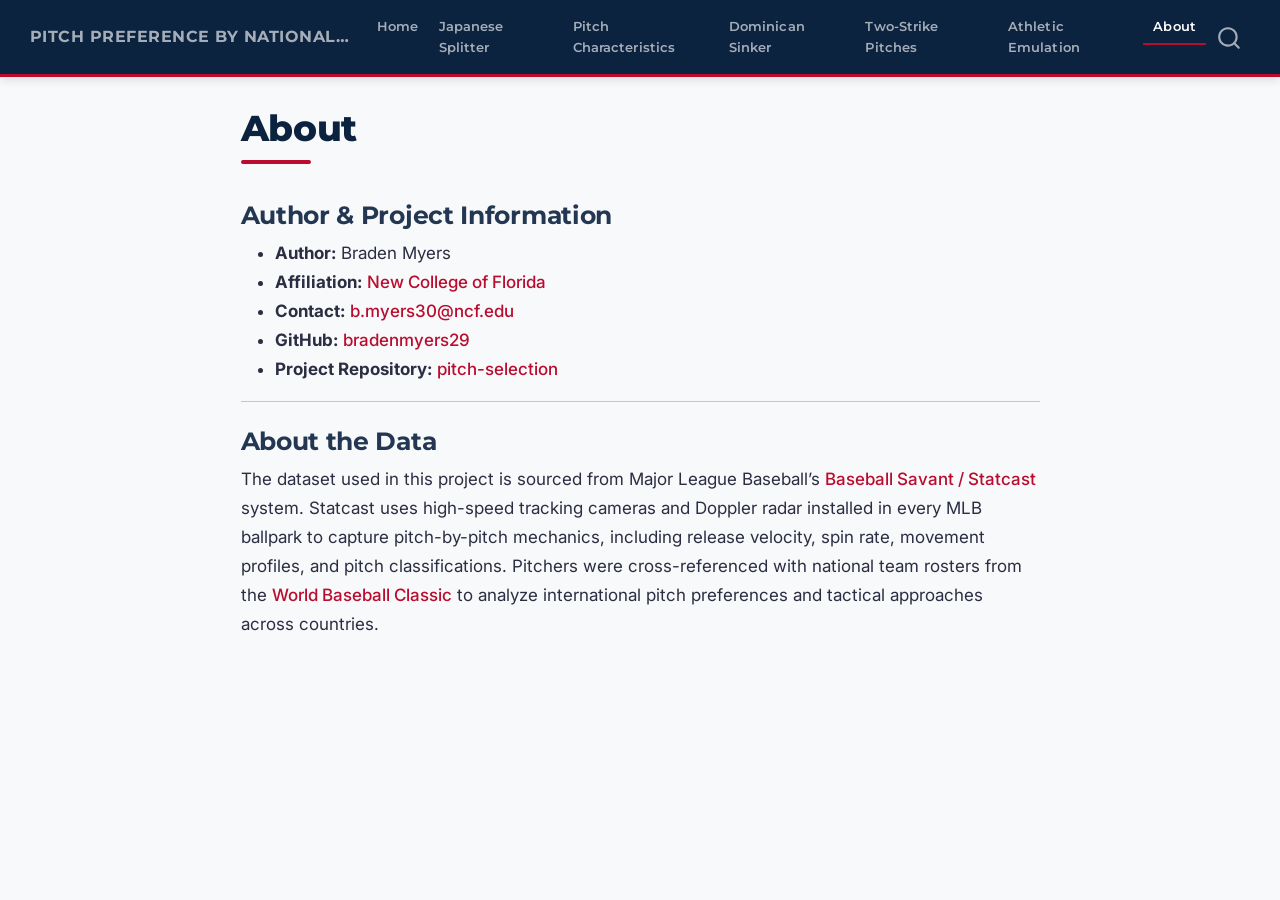
<file: about.html>
<!DOCTYPE html>
<html xmlns="http://www.w3.org/1999/xhtml" lang="en" xml:lang="en"><head>

<meta charset="utf-8">
<meta name="generator" content="quarto-1.10.18">

<meta name="viewport" content="width=device-width, initial-scale=1.0, user-scalable=yes">


<title>About – Pitch Preference by Nationality</title>
<style>
/* Default styles provided by pandoc.
** See https://pandoc.org/MANUAL.html#variables-for-html for config info.
*/
span.smallcaps{font-variant: small-caps;}
div.columns{display: flex; gap: 1.5em;}
div.column{flex: auto;}
@media screen {
div.columns{gap: min(4vw, 1.5em);}
div.column{overflow-x: auto;}
}
div.hanging-indent{margin-left: 1.5em; text-indent: -1.5em;}
ul.task-list{list-style: none;}
ul.task-list li input[type="checkbox"] {
  width: 0.8em;
  margin: 0 0.8em 0.2em -1em; /* quarto-specific, see https://github.com/quarto-dev/quarto-cli/issues/4556 */ 
  vertical-align: middle;
}
</style>


<script src="site_libs/quarto-nav/quarto-nav.js"></script>
<script src="site_libs/quarto-nav/headroom.min.js"></script>
<script src="site_libs/clipboard/clipboard.min.js"></script>
<script src="site_libs/quarto-search/autocomplete.umd.js"></script>
<script src="site_libs/quarto-search/fuse.min.js"></script>
<script src="site_libs/quarto-search/quarto-search.js"></script>
<meta name="quarto:offset" content="./">
<script src="site_libs/quarto-html/quarto.js" type="module"></script>
<script src="site_libs/quarto-html/tabsets/tabsets.js" type="module"></script>
<script src="site_libs/quarto-html/popper.min.js"></script>
<script src="site_libs/quarto-html/tippy.umd.min.js"></script>
<script src="site_libs/quarto-html/anchor.min.js"></script>
<link href="site_libs/quarto-html/tippy.css" rel="stylesheet">
<link href="site_libs/quarto-html/quarto-syntax-highlighting-64a204ab8560d761af7679ceaba22944.css" rel="stylesheet" id="quarto-text-highlighting-styles">
<script src="site_libs/bootstrap/bootstrap.min.js"></script>
<link href="site_libs/bootstrap/bootstrap-icons.css" rel="stylesheet">
<link href="site_libs/bootstrap/bootstrap-33781a50e63abba22ff83c0fe3b6e2da.min.css" rel="stylesheet" append-hash="true" id="quarto-bootstrap" data-mode="light">
<script id="quarto-search-options" type="application/json">{
  "location": "navbar",
  "copy-button": false,
  "collapse-after": 3,
  "panel-placement": "end",
  "type": "overlay",
  "limit": 50,
  "keyboard-shortcut": [
    "f",
    "/",
    "s"
  ],
  "show-item-context": false,
  "language": {
    "search-no-results-text": "No results",
    "search-matching-documents-text": "matching documents",
    "search-copy-link-title": "Copy link to search",
    "search-hide-matches-text": "Hide additional matches",
    "search-more-match-text": "more match in this document",
    "search-more-matches-text": "more matches in this document",
    "search-clear-button-title": "Clear",
    "search-text-placeholder": "",
    "search-detached-cancel-button-title": "Cancel",
    "search-submit-button-title": "Submit",
    "search-label": "Search"
  }
}</script>


<link rel="stylesheet" href="styles.css">
</head>

<body class="nav-fixed fullcontent quarto-light">

<div id="quarto-search-results"></div>
  <header id="quarto-header" class="headroom fixed-top">
    <nav class="navbar navbar-expand-lg " data-bs-theme="dark">
      <div class="navbar-container container-fluid">
      <div class="navbar-brand-container mx-auto">
    <a class="navbar-brand" href="./index.html">
    <span class="navbar-title">Pitch Preference by Nationality</span>
    </a>
  </div>
            <div id="quarto-search" class="" title="Search"></div>
          <button class="navbar-toggler" type="button" data-bs-toggle="collapse" data-bs-target="#navbarCollapse" aria-controls="navbarCollapse" role="menu" aria-expanded="false" aria-label="Toggle navigation" onclick="if (window.quartoToggleHeadroom) { window.quartoToggleHeadroom(); }">
  <span class="navbar-toggler-icon"></span>
</button>
          <div class="collapse navbar-collapse" id="navbarCollapse">
            <ul class="navbar-nav navbar-nav-scroll ms-auto">
  <li class="nav-item">
    <a class="nav-link" href="./index.html"> 
<span class="menu-text">Home</span></a>
  </li>  
  <li class="nav-item">
    <a class="nav-link" href="./splitter.html"> 
<span class="menu-text">Japanese Splitter</span></a>
  </li>  
  <li class="nav-item">
    <a class="nav-link" href="./characteristics.html"> 
<span class="menu-text">Pitch Characteristics</span></a>
  </li>  
  <li class="nav-item">
    <a class="nav-link" href="./sinker.html"> 
<span class="menu-text">Dominican Sinker</span></a>
  </li>  
  <li class="nav-item">
    <a class="nav-link" href="./two-strike.html"> 
<span class="menu-text">Two-Strike Pitches</span></a>
  </li>  
  <li class="nav-item">
    <a class="nav-link" href="./emulation.html"> 
<span class="menu-text">Athletic Emulation</span></a>
  </li>  
  <li class="nav-item">
    <a class="nav-link active" href="./about.html" aria-current="page"> 
<span class="menu-text">About</span></a>
  </li>  
</ul>
          </div> <!-- /navcollapse -->
            <div class="quarto-navbar-tools">
</div>
      </div> <!-- /container-fluid -->
    </nav>
</header>
<!-- content -->
<div id="quarto-content" class="quarto-container page-columns page-rows-contents page-layout-article page-navbar">
<!-- sidebar -->
<!-- margin-sidebar -->
    
<!-- main -->
<main class="content" id="quarto-document-content">

<header id="title-block-header" class="quarto-title-block default">
<div class="quarto-title">
<h1 class="title">About</h1>
</div>



<div class="quarto-title-meta">

    
  
    
  </div>
  


</header>


<section id="author-project-information" class="level3">
<h3 class="anchored" data-anchor-id="author-project-information">Author &amp; Project Information</h3>
<ul>
<li><strong>Author:</strong> Braden Myers</li>
<li><strong>Affiliation:</strong> <a href="https://www.ncf.edu">New College of Florida</a></li>
<li><strong>Contact:</strong> <a href="mailto:b.myers30@ncf.edu">b.myers30@ncf.edu</a></li>
<li><strong>GitHub:</strong> <a href="https://github.com/bradenmyers29">bradenmyers29</a></li>
<li><strong>Project Repository:</strong> <a href="https://github.com/bradenmyers29/pitch-selection">pitch-selection</a></li>
</ul>
<hr>
</section>
<section id="about-the-data" class="level3">
<h3 class="anchored" data-anchor-id="about-the-data">About the Data</h3>
<p>The dataset used in this project is sourced from Major League Baseball’s <a href="https://baseballsavant.mlb.com/">Baseball Savant / Statcast</a> system. Statcast uses high-speed tracking cameras and Doppler radar installed in every MLB ballpark to capture pitch-by-pitch mechanics, including release velocity, spin rate, movement profiles, and pitch classifications. Pitchers were cross-referenced with national team rosters from the <a href="https://www.worldbaseballclassic.com/">World Baseball Classic</a> to analyze international pitch preferences and tactical approaches across countries.</p>


</section>

</main> <!-- /main -->
<script id="quarto-html-after-body" type="application/javascript">
  window.document.addEventListener("DOMContentLoaded", function (event) {
    const icon = "";
    const anchorJS = new window.AnchorJS();
    anchorJS.options = {
      placement: 'right',
      icon: icon
    };
    anchorJS.add('.anchored');
    const isCodeAnnotation = (el) => {
      for (const clz of el.classList) {
        if (clz.startsWith('code-annotation-')) {                     
          return true;
        }
      }
      return false;
    }
    const onCopySuccess = function(e) {
      // button target
      const button = e.trigger;
      // don't keep focus
      button.blur();
      // flash "checked"
      button.classList.add('code-copy-button-checked');
      var currentTitle = button.getAttribute("title");
      button.setAttribute("title", "Copied!");
      let tooltip;
      if (window.bootstrap) {
        button.setAttribute("data-bs-toggle", "tooltip");
        button.setAttribute("data-bs-placement", "left");
        button.setAttribute("data-bs-title", "Copied!");
        tooltip = new bootstrap.Tooltip(button, 
          { trigger: "manual", 
            customClass: "code-copy-button-tooltip",
            offset: [0, -8]});
        tooltip.show();    
      }
      setTimeout(function() {
        if (tooltip) {
          tooltip.hide();
          button.removeAttribute("data-bs-title");
          button.removeAttribute("data-bs-toggle");
          button.removeAttribute("data-bs-placement");
        }
        button.setAttribute("title", currentTitle);
        button.classList.remove('code-copy-button-checked');
      }, 1000);
      // clear code selection
      e.clearSelection();
    }
    const getTextToCopy = function(trigger) {
      const outerScaffold = trigger.parentElement.cloneNode(true);
      const codeEl = outerScaffold.querySelector('code');
      for (const childEl of codeEl.children) {
        if (isCodeAnnotation(childEl)) {
          childEl.remove();
        }
      }
      return codeEl.innerText;
    }
    const clipboard = new window.ClipboardJS('.code-copy-button:not([data-in-quarto-modal])', {
      text: getTextToCopy
    });
    clipboard.on('success', onCopySuccess);
    if (window.document.getElementById('quarto-embedded-source-code-modal')) {
      const clipboardModal = new window.ClipboardJS('.code-copy-button[data-in-quarto-modal]', {
        text: getTextToCopy,
        container: window.document.getElementById('quarto-embedded-source-code-modal')
      });
      clipboardModal.on('success', onCopySuccess);
    }
      var localhostRegex = new RegExp(/^(?:http|https):\/\/localhost\:?[0-9]*\//);
      var mailtoRegex = new RegExp(/^mailto:/);
        var filterRegex = new RegExp("https:\/\/bradenmyers29\.github\.io\/pitch-selection\/");
      var isInternal = (href) => {
          return filterRegex.test(href) || localhostRegex.test(href) || mailtoRegex.test(href);
      }
      // Inspect non-navigation links and adorn them if external
     var links = window.document.querySelectorAll('a[href]:not(.nav-link):not(.navbar-brand):not(.toc-action):not(.sidebar-link):not(.sidebar-item-toggle):not(.pagination-link):not(.no-external):not([aria-hidden]):not(.dropdown-item):not(.quarto-navigation-tool):not(.about-link)');
      for (var i=0; i<links.length; i++) {
        const link = links[i];
        if (!isInternal(link.href)) {
          // undo the damage that might have been done by quarto-nav.js in the case of
          // links that we want to consider external
          if (link.dataset.originalHref !== undefined) {
            link.href = link.dataset.originalHref;
          }
        }
      }
    function tippyHover(el, contentFn, onTriggerFn, onUntriggerFn) {
      const config = {
        allowHTML: true,
        maxWidth: 500,
        delay: 100,
        arrow: false,
        appendTo: function(el) {
            return el.parentElement;
        },
        interactive: true,
        interactiveBorder: 10,
        theme: 'quarto',
        placement: 'bottom-start',
      };
      if (contentFn) {
        config.content = contentFn;
      }
      if (onTriggerFn) {
        config.onTrigger = onTriggerFn;
      }
      if (onUntriggerFn) {
        config.onUntrigger = onUntriggerFn;
      }
      window.tippy(el, config); 
    }
    const noterefs = window.document.querySelectorAll('a[role="doc-noteref"]');
    for (var i=0; i<noterefs.length; i++) {
      const ref = noterefs[i];
      tippyHover(ref, function() {
        // use id or data attribute instead here
        let href = ref.getAttribute('data-footnote-href') || ref.getAttribute('href');
        try { href = new URL(href).hash; } catch {}
        const id = href.replace(/^#\/?/, "");
        const note = window.document.getElementById(id);
        if (note) {
          return note.innerHTML;
        } else {
          return "";
        }
      });
    }
    const xrefs = window.document.querySelectorAll('a.quarto-xref');
    const processXRef = (id, note) => {
      // Strip column container classes
      const stripColumnClz = (el) => {
        el.classList.remove("page-full", "page-columns");
        if (el.children) {
          for (const child of el.children) {
            stripColumnClz(child);
          }
        }
      }
      stripColumnClz(note)
      if (id === null || id.startsWith('sec-')) {
        // Special case sections, only their first couple elements
        const container = document.createElement("div");
        if (note.children && note.children.length > 2) {
          container.appendChild(note.children[0].cloneNode(true));
          for (let i = 1; i < note.children.length; i++) {
            const child = note.children[i];
            if (child.tagName === "P" && child.innerText === "") {
              continue;
            } else {
              container.appendChild(child.cloneNode(true));
              break;
            }
          }
          if (window.Quarto?.typesetMath) {
            window.Quarto.typesetMath(container);
          }
          return container.innerHTML
        } else {
          if (window.Quarto?.typesetMath) {
            window.Quarto.typesetMath(note);
          }
          return note.innerHTML;
        }
      } else {
        // Remove any anchor links if they are present
        const anchorLink = note.querySelector('a.anchorjs-link');
        if (anchorLink) {
          anchorLink.remove();
        }
        if (window.Quarto?.typesetMath) {
          window.Quarto.typesetMath(note);
        }
        if (note.classList.contains("callout")) {
          return note.outerHTML;
        } else {
          return note.innerHTML;
        }
      }
    }
    for (var i=0; i<xrefs.length; i++) {
      const xref = xrefs[i];
      tippyHover(xref, undefined, function(instance) {
        instance.disable();
        let url = xref.getAttribute('href');
        let hash = undefined; 
        if (url.startsWith('#')) {
          hash = url;
        } else {
          try { hash = new URL(url).hash; } catch {}
        }
        if (hash) {
          const id = hash.replace(/^#\/?/, "");
          const note = window.document.getElementById(id);
          if (note !== null) {
            try {
              const html = processXRef(id, note.cloneNode(true));
              instance.setContent(html);
            } finally {
              instance.enable();
              instance.show();
            }
          } else {
            // See if we can fetch this
            fetch(url.split('#')[0])
            .then(res => res.text())
            .then(html => {
              const parser = new DOMParser();
              const htmlDoc = parser.parseFromString(html, "text/html");
              const note = htmlDoc.getElementById(id);
              if (note !== null) {
                const html = processXRef(id, note);
                instance.setContent(html);
              } 
            }).finally(() => {
              instance.enable();
              instance.show();
            });
          }
        } else {
          // See if we can fetch a full url (with no hash to target)
          // This is a special case and we should probably do some content thinning / targeting
          fetch(url)
          .then(res => res.text())
          .then(html => {
            const parser = new DOMParser();
            const htmlDoc = parser.parseFromString(html, "text/html");
            const note = htmlDoc.querySelector('main.content');
            if (note !== null) {
              // This should only happen for chapter cross references
              // (since there is no id in the URL)
              // remove the first header
              if (note.children.length > 0 && note.children[0].tagName === "HEADER") {
                note.children[0].remove();
              }
              const html = processXRef(null, note);
              instance.setContent(html);
            } 
          }).finally(() => {
            instance.enable();
            instance.show();
          });
        }
      }, function(instance) {
      });
    }
        let selectedAnnoteEl;
        const selectorForAnnotation = ( cell, annotation) => {
          let cellAttr = 'data-code-cell="' + cell + '"';
          let lineAttr = 'data-code-annotation="' +  annotation + '"';
          const selector = 'span[' + cellAttr + '][' + lineAttr + ']';
          return selector;
        }
        const selectCodeLines = (annoteEl) => {
          const doc = window.document;
          const targetCell = annoteEl.getAttribute("data-target-cell");
          const targetAnnotation = annoteEl.getAttribute("data-target-annotation");
          const annoteSpan = window.document.querySelector(selectorForAnnotation(targetCell, targetAnnotation));
          const lines = annoteSpan.getAttribute("data-code-lines").split(",");
          const lineIds = lines.map((line) => {
            return targetCell + "-" + line;
          })
          let top = null;
          let height = null;
          let parent = null;
          if (lineIds.length > 0) {
              //compute the position of the single el (top and bottom and make a div)
              const el = window.document.getElementById(lineIds[0]);
              top = el.offsetTop;
              height = el.offsetHeight;
              parent = el.parentElement.parentElement;
            if (lineIds.length > 1) {
              const lastEl = window.document.getElementById(lineIds[lineIds.length - 1]);
              const bottom = lastEl.offsetTop + lastEl.offsetHeight;
              height = bottom - top;
            }
            if (top !== null && height !== null && parent !== null) {
              // cook up a div (if necessary) and position it 
              let div = window.document.getElementById("code-annotation-line-highlight");
              if (div === null) {
                div = window.document.createElement("div");
                div.setAttribute("id", "code-annotation-line-highlight");
                div.style.position = 'absolute';
                parent.appendChild(div);
              }
              div.style.top = top - 2 + "px";
              div.style.height = height + 4 + "px";
              div.style.left = 0;
              let gutterDiv = window.document.getElementById("code-annotation-line-highlight-gutter");
              if (gutterDiv === null) {
                gutterDiv = window.document.createElement("div");
                gutterDiv.setAttribute("id", "code-annotation-line-highlight-gutter");
                gutterDiv.style.position = 'absolute';
                const codeCell = window.document.getElementById(targetCell);
                const gutter = codeCell.querySelector('.code-annotation-gutter');
                gutter.appendChild(gutterDiv);
              }
              gutterDiv.style.top = top - 2 + "px";
              gutterDiv.style.height = height + 4 + "px";
            }
            selectedAnnoteEl = annoteEl;
          }
        };
        const unselectCodeLines = () => {
          const elementsIds = ["code-annotation-line-highlight", "code-annotation-line-highlight-gutter"];
          elementsIds.forEach((elId) => {
            const div = window.document.getElementById(elId);
            if (div) {
              div.remove();
            }
          });
          selectedAnnoteEl = undefined;
        };
          // Handle positioning of the toggle
      window.addEventListener(
        "resize",
        throttle(() => {
          elRect = undefined;
          if (selectedAnnoteEl) {
            selectCodeLines(selectedAnnoteEl);
          }
        }, 10)
      );
      function throttle(fn, ms) {
      let throttle = false;
      let timer;
        return (...args) => {
          if(!throttle) { // first call gets through
              fn.apply(this, args);
              throttle = true;
          } else { // all the others get throttled
              if(timer) clearTimeout(timer); // cancel #2
              timer = setTimeout(() => {
                fn.apply(this, args);
                timer = throttle = false;
              }, ms);
          }
        };
      }
        // Attach click handler to the DT
        const annoteDls = window.document.querySelectorAll('dt[data-target-cell]');
        for (const annoteDlNode of annoteDls) {
          annoteDlNode.addEventListener('click', (event) => {
            const clickedEl = event.target;
            if (clickedEl !== selectedAnnoteEl) {
              unselectCodeLines();
              const activeEl = window.document.querySelector('dt[data-target-cell].code-annotation-active');
              if (activeEl) {
                activeEl.classList.remove('code-annotation-active');
              }
              selectCodeLines(clickedEl);
              clickedEl.classList.add('code-annotation-active');
            } else {
              // Unselect the line
              unselectCodeLines();
              clickedEl.classList.remove('code-annotation-active');
            }
          });
        }
    const findCites = (el) => {
      const parentEl = el.parentElement;
      if (parentEl) {
        const cites = parentEl.dataset.cites;
        if (cites) {
          return {
            el,
            cites: cites.split(' ')
          };
        } else {
          return findCites(el.parentElement)
        }
      } else {
        return undefined;
      }
    };
    var bibliorefs = window.document.querySelectorAll('a[role="doc-biblioref"]');
    for (var i=0; i<bibliorefs.length; i++) {
      const ref = bibliorefs[i];
      const citeInfo = findCites(ref);
      if (citeInfo) {
        tippyHover(citeInfo.el, function() {
          var popup = window.document.createElement('div');
          citeInfo.cites.forEach(function(cite) {
            var citeDiv = window.document.createElement('div');
            citeDiv.classList.add('hanging-indent');
            citeDiv.classList.add('csl-entry');
            var biblioDiv = window.document.getElementById('ref-' + cite);
            if (biblioDiv) {
              citeDiv.innerHTML = biblioDiv.innerHTML;
            }
            popup.appendChild(citeDiv);
          });
          return popup.innerHTML;
        });
      }
    }
  });
  </script>
</div> <!-- /content -->




</body></html>
</file>
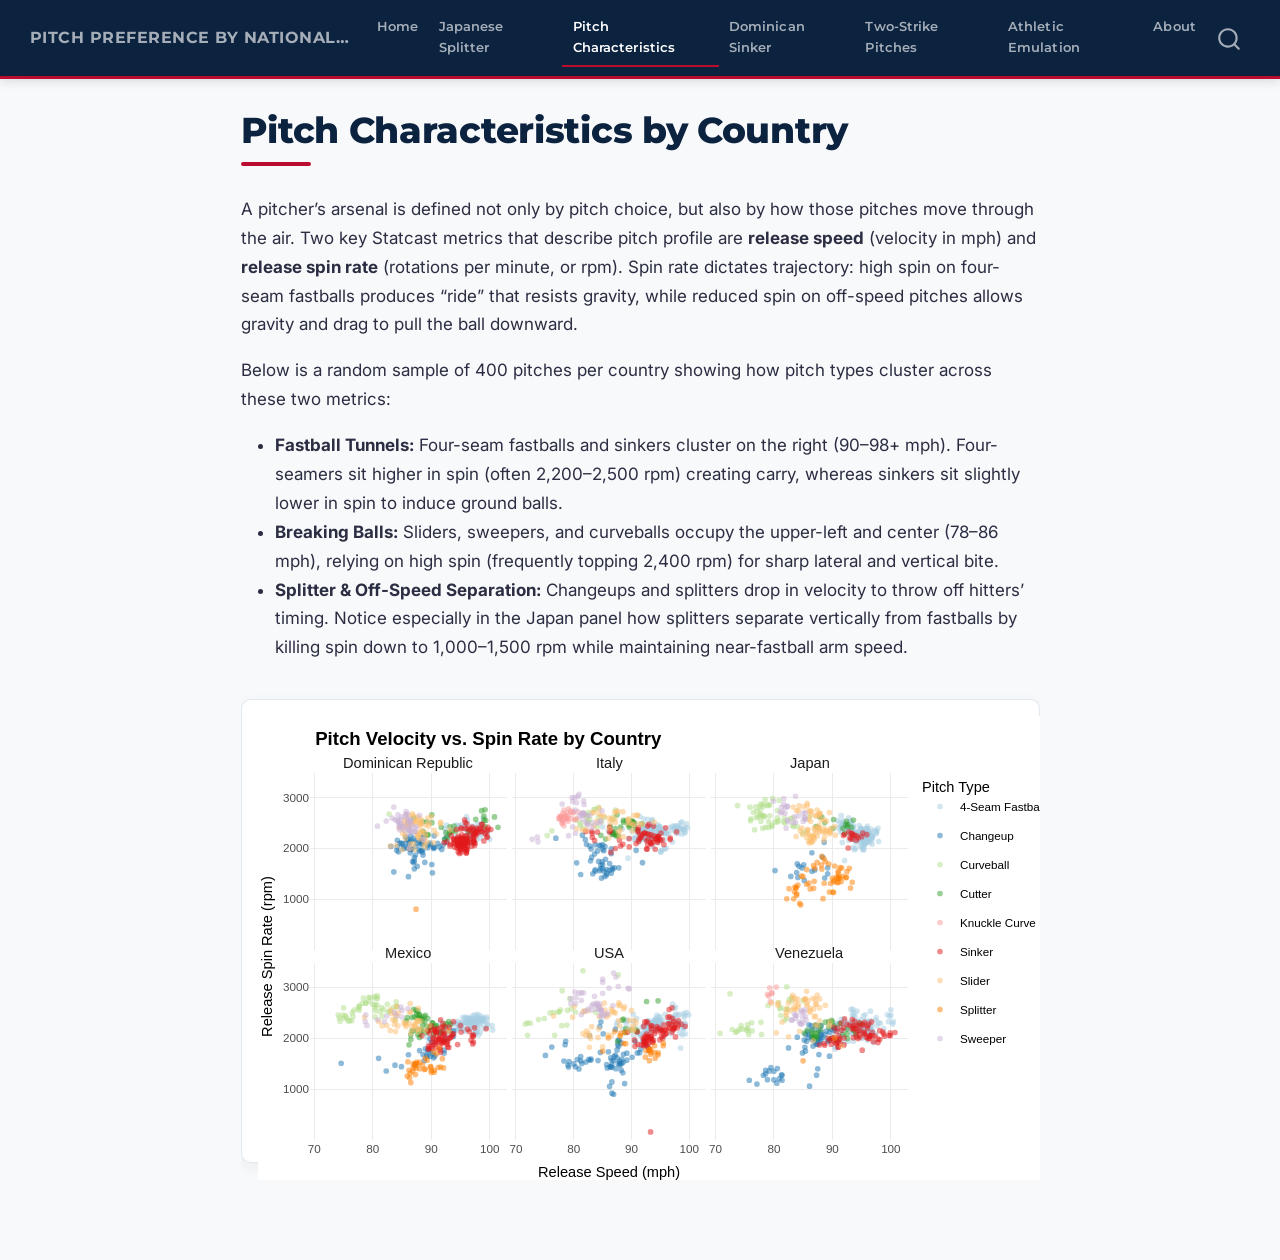
<file: characteristics.html>
<!DOCTYPE html>
<html xmlns="http://www.w3.org/1999/xhtml" lang="en" xml:lang="en"><head>

<meta charset="utf-8">
<meta name="generator" content="quarto-1.10.18">

<meta name="viewport" content="width=device-width, initial-scale=1.0, user-scalable=yes">


<title>Pitch Characteristics by Country – Pitch Preference by Nationality</title>
<style>
/* Default styles provided by pandoc.
** See https://pandoc.org/MANUAL.html#variables-for-html for config info.
*/
span.smallcaps{font-variant: small-caps;}
div.columns{display: flex; gap: 1.5em;}
div.column{flex: auto;}
@media screen {
div.columns{gap: min(4vw, 1.5em);}
div.column{overflow-x: auto;}
}
div.hanging-indent{margin-left: 1.5em; text-indent: -1.5em;}
ul.task-list{list-style: none;}
ul.task-list li input[type="checkbox"] {
  width: 0.8em;
  margin: 0 0.8em 0.2em -1em; /* quarto-specific, see https://github.com/quarto-dev/quarto-cli/issues/4556 */ 
  vertical-align: middle;
}
</style>


<script src="site_libs/quarto-nav/quarto-nav.js"></script>
<script src="site_libs/quarto-nav/headroom.min.js"></script>
<script src="site_libs/clipboard/clipboard.min.js"></script>
<script src="site_libs/quarto-search/autocomplete.umd.js"></script>
<script src="site_libs/quarto-search/fuse.min.js"></script>
<script src="site_libs/quarto-search/quarto-search.js"></script>
<meta name="quarto:offset" content="./">
<script src="site_libs/quarto-html/quarto.js" type="module"></script>
<script src="site_libs/quarto-html/tabsets/tabsets.js" type="module"></script>
<script src="site_libs/quarto-html/popper.min.js"></script>
<script src="site_libs/quarto-html/tippy.umd.min.js"></script>
<script src="site_libs/quarto-html/anchor.min.js"></script>
<link href="site_libs/quarto-html/tippy.css" rel="stylesheet">
<link href="site_libs/quarto-html/quarto-syntax-highlighting-64a204ab8560d761af7679ceaba22944.css" rel="stylesheet" id="quarto-text-highlighting-styles">
<script src="site_libs/bootstrap/bootstrap.min.js"></script>
<link href="site_libs/bootstrap/bootstrap-icons.css" rel="stylesheet">
<link href="site_libs/bootstrap/bootstrap-33781a50e63abba22ff83c0fe3b6e2da.min.css" rel="stylesheet" append-hash="true" id="quarto-bootstrap" data-mode="light">
<script id="quarto-search-options" type="application/json">{
  "location": "navbar",
  "copy-button": false,
  "collapse-after": 3,
  "panel-placement": "end",
  "type": "overlay",
  "limit": 50,
  "keyboard-shortcut": [
    "f",
    "/",
    "s"
  ],
  "show-item-context": false,
  "language": {
    "search-no-results-text": "No results",
    "search-matching-documents-text": "matching documents",
    "search-copy-link-title": "Copy link to search",
    "search-hide-matches-text": "Hide additional matches",
    "search-more-match-text": "more match in this document",
    "search-more-matches-text": "more matches in this document",
    "search-clear-button-title": "Clear",
    "search-text-placeholder": "",
    "search-detached-cancel-button-title": "Cancel",
    "search-submit-button-title": "Submit",
    "search-label": "Search"
  }
}</script>
<link href="site_libs/htmltools-fill-0.5.9/fill.css" rel="stylesheet">
<script src="site_libs/htmlwidgets-1.6.4/htmlwidgets.js"></script>
<script src="site_libs/plotly-binding-4.12.1/plotly.js"></script>
<script src="site_libs/typedarray-0.1/typedarray.min.js"></script>
<script src="site_libs/jquery-3.5.1/jquery.min.js"></script>
<link href="site_libs/crosstalk-1.2.2/css/crosstalk.min.css" rel="stylesheet">
<script src="site_libs/crosstalk-1.2.2/js/crosstalk.min.js"></script>
<link href="site_libs/plotly-htmlwidgets-css-2.25.2/plotly-htmlwidgets.css" rel="stylesheet">
<script src="site_libs/plotly-main-2.25.2/plotly-latest.min.js"></script>


<link rel="stylesheet" href="styles.css">
</head>

<body class="nav-fixed fullcontent quarto-light">

<div id="quarto-search-results"></div>
  <header id="quarto-header" class="headroom fixed-top">
    <nav class="navbar navbar-expand-lg " data-bs-theme="dark">
      <div class="navbar-container container-fluid">
      <div class="navbar-brand-container mx-auto">
    <a class="navbar-brand" href="./index.html">
    <span class="navbar-title">Pitch Preference by Nationality</span>
    </a>
  </div>
            <div id="quarto-search" class="" title="Search"></div>
          <button class="navbar-toggler" type="button" data-bs-toggle="collapse" data-bs-target="#navbarCollapse" aria-controls="navbarCollapse" role="menu" aria-expanded="false" aria-label="Toggle navigation" onclick="if (window.quartoToggleHeadroom) { window.quartoToggleHeadroom(); }">
  <span class="navbar-toggler-icon"></span>
</button>
          <div class="collapse navbar-collapse" id="navbarCollapse">
            <ul class="navbar-nav navbar-nav-scroll ms-auto">
  <li class="nav-item">
    <a class="nav-link" href="./index.html"> 
<span class="menu-text">Home</span></a>
  </li>  
  <li class="nav-item">
    <a class="nav-link" href="./splitter.html"> 
<span class="menu-text">Japanese Splitter</span></a>
  </li>  
  <li class="nav-item">
    <a class="nav-link active" href="./characteristics.html" aria-current="page"> 
<span class="menu-text">Pitch Characteristics</span></a>
  </li>  
  <li class="nav-item">
    <a class="nav-link" href="./sinker.html"> 
<span class="menu-text">Dominican Sinker</span></a>
  </li>  
  <li class="nav-item">
    <a class="nav-link" href="./two-strike.html"> 
<span class="menu-text">Two-Strike Pitches</span></a>
  </li>  
  <li class="nav-item">
    <a class="nav-link" href="./emulation.html"> 
<span class="menu-text">Athletic Emulation</span></a>
  </li>  
  <li class="nav-item">
    <a class="nav-link" href="./about.html"> 
<span class="menu-text">About</span></a>
  </li>  
</ul>
          </div> <!-- /navcollapse -->
            <div class="quarto-navbar-tools">
</div>
      </div> <!-- /container-fluid -->
    </nav>
</header>
<!-- content -->
<div id="quarto-content" class="quarto-container page-columns page-rows-contents page-layout-article page-navbar">
<!-- sidebar -->
<!-- margin-sidebar -->
    
<!-- main -->
<main class="content" id="quarto-document-content">

<header id="title-block-header" class="quarto-title-block default">
<div class="quarto-title">
<h1 class="title">Pitch Characteristics by Country</h1>
</div>



<div class="quarto-title-meta">

    
  
    
  </div>
  


</header>


<p>A pitcher’s arsenal is defined not only by pitch choice, but also by how those pitches move through the air. Two key Statcast metrics that describe pitch profile are <strong>release speed</strong> (velocity in mph) and <strong>release spin rate</strong> (rotations per minute, or rpm). Spin rate dictates trajectory: high spin on four-seam fastballs produces “ride” that resists gravity, while reduced spin on off-speed pitches allows gravity and drag to pull the ball downward.</p>
<p>Below is a random sample of 400 pitches per country showing how pitch types cluster across these two metrics:</p>
<ul>
<li><strong>Fastball Tunnels:</strong> Four-seam fastballs and sinkers cluster on the right (90–98+ mph). Four-seamers sit higher in spin (often 2,200–2,500 rpm) creating carry, whereas sinkers sit slightly lower in spin to induce ground balls.</li>
<li><strong>Breaking Balls:</strong> Sliders, sweepers, and curveballs occupy the upper-left and center (78–86 mph), relying on high spin (frequently topping 2,400 rpm) for sharp lateral and vertical bite.</li>
<li><strong>Splitter &amp; Off-Speed Separation:</strong> Changeups and splitters drop in velocity to throw off hitters’ timing. Notice especially in the Japan panel how splitters separate vertically from fastballs by killing spin down to 1,000–1,500 rpm while maintaining near-fastball arm speed.</li>
</ul>
<div class="cell">
<div class="cell-output-display">
<div class="plotly html-widget html-fill-item" id="htmlwidget-d821cf40be13d2a81809" style="width:100%;height:464px;"></div>
<script type="application/json" data-for="htmlwidget-d821cf40be13d2a81809">{"x":{"data":[{"x":[98.299999999999997,98.200000000000003,98.299999999999997,97,94.299999999999997,97.200000000000003,95,98.799999999999997,97,96,97.200000000000003,94.5,96.400000000000006,98.599999999999994,96.799999999999997,95.099999999999994,92.599999999999994,98.599999999999994,96.200000000000003,95.5,97.099999999999994,95.200000000000003,93.5,97.599999999999994,97.099999999999994,97.700000000000003,96,94.299999999999997,92.599999999999994,96.099999999999994,95.700000000000003,96.200000000000003,100,95.700000000000003,95.900000000000006,96.5,97.5,97.299999999999997,95.900000000000006,94.400000000000006,94.700000000000003,95,92.299999999999997,97.099999999999994,98.400000000000006,94,96.099999999999994,98.799999999999997,98.900000000000006,99.599999999999994,98.5,98.099999999999994,96.799999999999997,96.200000000000003,96.400000000000006,96.299999999999997,95.799999999999997,96.700000000000003,97.900000000000006,99.400000000000006,96.299999999999997,99.5,94.400000000000006],"y":[2288,2356,2466,2438,2457,2110,2105,2283,2102,2624,2257,2070,2228,2489,2308,2077,2328,2459,2561,2194,2420,2463,2386,2392,2250,2174,2225,2094,2457,2499,2431,2133,2181,2413,2371,2238,2381,2111,2240,2208,2446,2426,2388,2297,2199,2233,2199,2355,2597,2263,2434,2319,2238,2339,2280,2194,2172,2180,2489,2339,2355,2305,2140],"text":["<b>Severino, Luis<\/b><br>Country: Dominican Republic<br>Pitch: 4-Seam Fastball<br>Velocity: 98.3 mph<br>Spin Rate: 2288 rpm","<b>Severino, Luis<\/b><br>Country: Dominican Republic<br>Pitch: 4-Seam Fastball<br>Velocity: 98.2 mph<br>Spin Rate: 2356 rpm","<b>Alvarado, Elvis<\/b><br>Country: Dominican Republic<br>Pitch: 4-Seam Fastball<br>Velocity: 98.3 mph<br>Spin Rate: 2466 rpm","<b>Severino, Luis<\/b><br>Country: Dominican Republic<br>Pitch: 4-Seam Fastball<br>Velocity: 97 mph<br>Spin Rate: 2438 rpm","<b>Uceta, Edwin<\/b><br>Country: Dominican Republic<br>Pitch: 4-Seam Fastball<br>Velocity: 94.3 mph<br>Spin Rate: 2457 rpm","<b>Estévez, Carlos<\/b><br>Country: Dominican Republic<br>Pitch: 4-Seam Fastball<br>Velocity: 97.2 mph<br>Spin Rate: 2110 rpm","<b>Peralta, Wandy<\/b><br>Country: Dominican Republic<br>Pitch: 4-Seam Fastball<br>Velocity: 95 mph<br>Spin Rate: 2105 rpm","<b>Severino, Luis<\/b><br>Country: Dominican Republic<br>Pitch: 4-Seam Fastball<br>Velocity: 98.8 mph<br>Spin Rate: 2283 rpm","<b>Estévez, Carlos<\/b><br>Country: Dominican Republic<br>Pitch: 4-Seam Fastball<br>Velocity: 97 mph<br>Spin Rate: 2102 rpm","<b>Santana, Dennis<\/b><br>Country: Dominican Republic<br>Pitch: 4-Seam Fastball<br>Velocity: 96 mph<br>Spin Rate: 2624 rpm","<b>Alcantara, Sandy<\/b><br>Country: Dominican Republic<br>Pitch: 4-Seam Fastball<br>Velocity: 97.2 mph<br>Spin Rate: 2257 rpm","<b>Bello, Brayan<\/b><br>Country: Dominican Republic<br>Pitch: 4-Seam Fastball<br>Velocity: 94.5 mph<br>Spin Rate: 2070 rpm","<b>Peralta, Wandy<\/b><br>Country: Dominican Republic<br>Pitch: 4-Seam Fastball<br>Velocity: 96.4 mph<br>Spin Rate: 2228 rpm","<b>Soto, Gregory<\/b><br>Country: Dominican Republic<br>Pitch: 4-Seam Fastball<br>Velocity: 98.6 mph<br>Spin Rate: 2489 rpm","<b>Severino, Luis<\/b><br>Country: Dominican Republic<br>Pitch: 4-Seam Fastball<br>Velocity: 96.8 mph<br>Spin Rate: 2308 rpm","<b>Peralta, Wandy<\/b><br>Country: Dominican Republic<br>Pitch: 4-Seam Fastball<br>Velocity: 95.1 mph<br>Spin Rate: 2077 rpm","<b>Uceta, Edwin<\/b><br>Country: Dominican Republic<br>Pitch: 4-Seam Fastball<br>Velocity: 92.6 mph<br>Spin Rate: 2328 rpm","<b>Domínguez, Seranthony<\/b><br>Country: Dominican Republic<br>Pitch: 4-Seam Fastball<br>Velocity: 98.6 mph<br>Spin Rate: 2459 rpm","<b>Domínguez, Seranthony<\/b><br>Country: Dominican Republic<br>Pitch: 4-Seam Fastball<br>Velocity: 96.2 mph<br>Spin Rate: 2561 rpm","<b>Soto, Gregory<\/b><br>Country: Dominican Republic<br>Pitch: 4-Seam Fastball<br>Velocity: 95.5 mph<br>Spin Rate: 2194 rpm","<b>Domínguez, Seranthony<\/b><br>Country: Dominican Republic<br>Pitch: 4-Seam Fastball<br>Velocity: 97.1 mph<br>Spin Rate: 2420 rpm","<b>Uceta, Edwin<\/b><br>Country: Dominican Republic<br>Pitch: 4-Seam Fastball<br>Velocity: 95.2 mph<br>Spin Rate: 2463 rpm","<b>Uceta, Edwin<\/b><br>Country: Dominican Republic<br>Pitch: 4-Seam Fastball<br>Velocity: 93.5 mph<br>Spin Rate: 2386 rpm","<b>Alcantara, Sandy<\/b><br>Country: Dominican Republic<br>Pitch: 4-Seam Fastball<br>Velocity: 97.6 mph<br>Spin Rate: 2392 rpm","<b>Estévez, Carlos<\/b><br>Country: Dominican Republic<br>Pitch: 4-Seam Fastball<br>Velocity: 97.1 mph<br>Spin Rate: 2250 rpm","<b>Soto, Gregory<\/b><br>Country: Dominican Republic<br>Pitch: 4-Seam Fastball<br>Velocity: 97.7 mph<br>Spin Rate: 2174 rpm","<b>Severino, Luis<\/b><br>Country: Dominican Republic<br>Pitch: 4-Seam Fastball<br>Velocity: 96 mph<br>Spin Rate: 2225 rpm","<b>Bello, Brayan<\/b><br>Country: Dominican Republic<br>Pitch: 4-Seam Fastball<br>Velocity: 94.3 mph<br>Spin Rate: 2094 rpm","<b>Uceta, Edwin<\/b><br>Country: Dominican Republic<br>Pitch: 4-Seam Fastball<br>Velocity: 92.6 mph<br>Spin Rate: 2457 rpm","<b>Santana, Dennis<\/b><br>Country: Dominican Republic<br>Pitch: 4-Seam Fastball<br>Velocity: 96.1 mph<br>Spin Rate: 2499 rpm","<b>Severino, Luis<\/b><br>Country: Dominican Republic<br>Pitch: 4-Seam Fastball<br>Velocity: 95.7 mph<br>Spin Rate: 2431 rpm","<b>Estévez, Carlos<\/b><br>Country: Dominican Republic<br>Pitch: 4-Seam Fastball<br>Velocity: 96.2 mph<br>Spin Rate: 2133 rpm","<b>Alcantara, Sandy<\/b><br>Country: Dominican Republic<br>Pitch: 4-Seam Fastball<br>Velocity: 100 mph<br>Spin Rate: 2181 rpm","<b>Domínguez, Seranthony<\/b><br>Country: Dominican Republic<br>Pitch: 4-Seam Fastball<br>Velocity: 95.7 mph<br>Spin Rate: 2413 rpm","<b>Alvarado, Elvis<\/b><br>Country: Dominican Republic<br>Pitch: 4-Seam Fastball<br>Velocity: 95.9 mph<br>Spin Rate: 2371 rpm","<b>Severino, Luis<\/b><br>Country: Dominican Republic<br>Pitch: 4-Seam Fastball<br>Velocity: 96.5 mph<br>Spin Rate: 2238 rpm","<b>Domínguez, Seranthony<\/b><br>Country: Dominican Republic<br>Pitch: 4-Seam Fastball<br>Velocity: 97.5 mph<br>Spin Rate: 2381 rpm","<b>Domínguez, Seranthony<\/b><br>Country: Dominican Republic<br>Pitch: 4-Seam Fastball<br>Velocity: 97.3 mph<br>Spin Rate: 2111 rpm","<b>Severino, Luis<\/b><br>Country: Dominican Republic<br>Pitch: 4-Seam Fastball<br>Velocity: 95.9 mph<br>Spin Rate: 2240 rpm","<b>Severino, Luis<\/b><br>Country: Dominican Republic<br>Pitch: 4-Seam Fastball<br>Velocity: 94.4 mph<br>Spin Rate: 2208 rpm","<b>Santana, Dennis<\/b><br>Country: Dominican Republic<br>Pitch: 4-Seam Fastball<br>Velocity: 94.7 mph<br>Spin Rate: 2446 rpm","<b>Uceta, Edwin<\/b><br>Country: Dominican Republic<br>Pitch: 4-Seam Fastball<br>Velocity: 95 mph<br>Spin Rate: 2426 rpm","<b>Uceta, Edwin<\/b><br>Country: Dominican Republic<br>Pitch: 4-Seam Fastball<br>Velocity: 92.3 mph<br>Spin Rate: 2388 rpm","<b>Severino, Luis<\/b><br>Country: Dominican Republic<br>Pitch: 4-Seam Fastball<br>Velocity: 97.1 mph<br>Spin Rate: 2297 rpm","<b>Domínguez, Seranthony<\/b><br>Country: Dominican Republic<br>Pitch: 4-Seam Fastball<br>Velocity: 98.4 mph<br>Spin Rate: 2199 rpm","<b>Estévez, Carlos<\/b><br>Country: Dominican Republic<br>Pitch: 4-Seam Fastball<br>Velocity: 94 mph<br>Spin Rate: 2233 rpm","<b>Estévez, Carlos<\/b><br>Country: Dominican Republic<br>Pitch: 4-Seam Fastball<br>Velocity: 96.1 mph<br>Spin Rate: 2199 rpm","<b>Domínguez, Seranthony<\/b><br>Country: Dominican Republic<br>Pitch: 4-Seam Fastball<br>Velocity: 98.8 mph<br>Spin Rate: 2355 rpm","<b>Alvarado, Elvis<\/b><br>Country: Dominican Republic<br>Pitch: 4-Seam Fastball<br>Velocity: 98.9 mph<br>Spin Rate: 2597 rpm","<b>Alvarado, Elvis<\/b><br>Country: Dominican Republic<br>Pitch: 4-Seam Fastball<br>Velocity: 99.6 mph<br>Spin Rate: 2263 rpm","<b>Domínguez, Seranthony<\/b><br>Country: Dominican Republic<br>Pitch: 4-Seam Fastball<br>Velocity: 98.5 mph<br>Spin Rate: 2434 rpm","<b>Brazobán, Huascar<\/b><br>Country: Dominican Republic<br>Pitch: 4-Seam Fastball<br>Velocity: 98.1 mph<br>Spin Rate: 2319 rpm","<b>Brazobán, Huascar<\/b><br>Country: Dominican Republic<br>Pitch: 4-Seam Fastball<br>Velocity: 96.8 mph<br>Spin Rate: 2238 rpm","<b>Severino, Luis<\/b><br>Country: Dominican Republic<br>Pitch: 4-Seam Fastball<br>Velocity: 96.2 mph<br>Spin Rate: 2339 rpm","<b>Severino, Luis<\/b><br>Country: Dominican Republic<br>Pitch: 4-Seam Fastball<br>Velocity: 96.4 mph<br>Spin Rate: 2280 rpm","<b>Bello, Brayan<\/b><br>Country: Dominican Republic<br>Pitch: 4-Seam Fastball<br>Velocity: 96.3 mph<br>Spin Rate: 2194 rpm","<b>Estévez, Carlos<\/b><br>Country: Dominican Republic<br>Pitch: 4-Seam Fastball<br>Velocity: 95.8 mph<br>Spin Rate: 2172 rpm","<b>Severino, Luis<\/b><br>Country: Dominican Republic<br>Pitch: 4-Seam Fastball<br>Velocity: 96.7 mph<br>Spin Rate: 2180 rpm","<b>Domínguez, Seranthony<\/b><br>Country: Dominican Republic<br>Pitch: 4-Seam Fastball<br>Velocity: 97.9 mph<br>Spin Rate: 2489 rpm","<b>Soto, Gregory<\/b><br>Country: Dominican Republic<br>Pitch: 4-Seam Fastball<br>Velocity: 99.4 mph<br>Spin Rate: 2339 rpm","<b>Bello, Brayan<\/b><br>Country: Dominican Republic<br>Pitch: 4-Seam Fastball<br>Velocity: 96.3 mph<br>Spin Rate: 2355 rpm","<b>Alvarado, Elvis<\/b><br>Country: Dominican Republic<br>Pitch: 4-Seam Fastball<br>Velocity: 99.5 mph<br>Spin Rate: 2305 rpm","<b>Bello, Brayan<\/b><br>Country: Dominican Republic<br>Pitch: 4-Seam Fastball<br>Velocity: 94.4 mph<br>Spin Rate: 2140 rpm"],"type":"scatter","mode":"markers","marker":{"autocolorscale":false,"color":"rgba(166,206,227,1)","opacity":0.5,"size":3.7795275590551185,"symbol":"circle","line":{"width":1.8897637795275593,"color":"rgba(166,206,227,1)"}},"hoveron":"points","name":"4-Seam Fastball","legendgroup":"4-Seam Fastball","showlegend":true,"xaxis":"x","yaxis":"y","hoverinfo":"text","frame":null},{"x":[93.5,93.700000000000003,93.5,99.200000000000003,94.799999999999997,93.700000000000003,92.5,90.900000000000006,87,92.700000000000003,92.400000000000006,92.400000000000006,85,98,98.299999999999997,94.700000000000003,92.599999999999994,93.400000000000006,93.5,88.400000000000006,97.099999999999994,92.799999999999997,90.099999999999994,93.099999999999994,96.700000000000003,93.700000000000003,86.700000000000003,91.299999999999997,92.5,94.299999999999997,94.200000000000003,97.700000000000003,94.900000000000006,97.5,96,95.700000000000003,93.5,91.5,98.900000000000006,95,94,95.099999999999994,94.900000000000006,95.299999999999997,97.099999999999994,94.599999999999994,99.700000000000003,96.099999999999994,92.099999999999994,91.400000000000006,95.700000000000003,92.299999999999997,92.099999999999994,92.599999999999994,92.099999999999994,91.400000000000006,91.900000000000006,92.299999999999997,92.099999999999994,89.400000000000006,94.799999999999997,92.799999999999997,86.200000000000003,95,91,86,93.599999999999994,93.400000000000006,97.5,93.5,94,93.299999999999997,92.5,97.700000000000003,91.400000000000006,93.700000000000003,92,96.400000000000006,98.099999999999994,89.5,90.5,92.900000000000006,99.099999999999994,95.700000000000003,91.799999999999997,99.200000000000003,91.400000000000006,98.700000000000003,92.400000000000006,94.799999999999997,91.299999999999997,90.700000000000003,94,97.5,96,94.5,93.200000000000003,93.799999999999997,95.700000000000003,93.099999999999994,92.700000000000003,92.400000000000006,91.400000000000006,94.700000000000003,94.700000000000003,93.299999999999997,95.400000000000006,95.200000000000003,99.299999999999997,93.400000000000006,99.5,91.400000000000006,90.599999999999994,91.599999999999994,95.900000000000006,98.5,92.5,93.599999999999994,90.599999999999994,93.700000000000003,94.900000000000006,94.700000000000003,93.900000000000006,91.5,95,97,94.5,93.700000000000003,98.200000000000003,92.099999999999994,91.200000000000003,98,98.700000000000003,92.099999999999994,92.200000000000003,98.599999999999994],"y":[2363,2227,2492,2300,2435,2033,2216,2362,2301,2289,2401,2185,2420,2295,2389,2333,2272,2420,2410,2384,2437,2572,2336,2253,2409,2204,2319,2130,2356,2405,2184,2396,2426,2419,2319,1990,2402,2160,2375,1940,2348,1925,2279,1969,2126,2113,2404,2307,2378,2302,2172,2300,2297,2199,2292,2351,2351,2348,2317,1808,2381,2282,2331,2326,2331,2346,2306,2203,2443,2543,2412,2408,2426,2305,2631,2381,2404,2282,2422,2195,2185,2395,2370,2384,2213,2414,2344,2521,2384,2409,2178,2479,2403,2355,2003,2405,2258,2290,2301,2199,2159,2175,2349,2274,2325,2408,2338,2325,2330,2326,2480,2327,2226,2195,2284,2493,2471,2564,2186,2396,2302,2331,2253,2213,2393,2360,2465,2374,2393,2201,2306,2446,2282,2582,2219,2382],"text":["<b>Nola, Aaron<\/b><br>Country: Italy<br>Pitch: 4-Seam Fastball<br>Velocity: 93.5 mph<br>Spin Rate: 2363 rpm","<b>Nola, Aaron<\/b><br>Country: Italy<br>Pitch: 4-Seam Fastball<br>Velocity: 93.7 mph<br>Spin Rate: 2227 rpm","<b>Festa, Matt<\/b><br>Country: Italy<br>Pitch: 4-Seam Fastball<br>Velocity: 93.5 mph<br>Spin Rate: 2492 rpm","<b>Nicolas, Kyle<\/b><br>Country: Italy<br>Pitch: 4-Seam Fastball<br>Velocity: 99.2 mph<br>Spin Rate: 2300 rpm","<b>Weissert, Greg<\/b><br>Country: Italy<br>Pitch: 4-Seam Fastball<br>Velocity: 94.8 mph<br>Spin Rate: 2435 rpm","<b>Marinaccio, Ron<\/b><br>Country: Italy<br>Pitch: 4-Seam Fastball<br>Velocity: 93.7 mph<br>Spin Rate: 2033 rpm","<b>Nola, Aaron<\/b><br>Country: Italy<br>Pitch: 4-Seam Fastball<br>Velocity: 92.5 mph<br>Spin Rate: 2216 rpm","<b>Nola, Aaron<\/b><br>Country: Italy<br>Pitch: 4-Seam Fastball<br>Velocity: 90.9 mph<br>Spin Rate: 2362 rpm","<b>Jacob, Alek<\/b><br>Country: Italy<br>Pitch: 4-Seam Fastball<br>Velocity: 87 mph<br>Spin Rate: 2301 rpm","<b>Nola, Aaron<\/b><br>Country: Italy<br>Pitch: 4-Seam Fastball<br>Velocity: 92.7 mph<br>Spin Rate: 2289 rpm","<b>Aldegheri, Sam<\/b><br>Country: Italy<br>Pitch: 4-Seam Fastball<br>Velocity: 92.4 mph<br>Spin Rate: 2401 rpm","<b>Marinaccio, Ron<\/b><br>Country: Italy<br>Pitch: 4-Seam Fastball<br>Velocity: 92.4 mph<br>Spin Rate: 2185 rpm","<b>Jacob, Alek<\/b><br>Country: Italy<br>Pitch: 4-Seam Fastball<br>Velocity: 85 mph<br>Spin Rate: 2420 rpm","<b>Nicolas, Kyle<\/b><br>Country: Italy<br>Pitch: 4-Seam Fastball<br>Velocity: 98 mph<br>Spin Rate: 2295 rpm","<b>Nicolas, Kyle<\/b><br>Country: Italy<br>Pitch: 4-Seam Fastball<br>Velocity: 98.3 mph<br>Spin Rate: 2389 rpm","<b>Weissert, Greg<\/b><br>Country: Italy<br>Pitch: 4-Seam Fastball<br>Velocity: 94.7 mph<br>Spin Rate: 2333 rpm","<b>Nola, Aaron<\/b><br>Country: Italy<br>Pitch: 4-Seam Fastball<br>Velocity: 92.6 mph<br>Spin Rate: 2272 rpm","<b>Nola, Aaron<\/b><br>Country: Italy<br>Pitch: 4-Seam Fastball<br>Velocity: 93.4 mph<br>Spin Rate: 2420 rpm","<b>Lorenzen, Michael<\/b><br>Country: Italy<br>Pitch: 4-Seam Fastball<br>Velocity: 93.5 mph<br>Spin Rate: 2410 rpm","<b>Jacob, Alek<\/b><br>Country: Italy<br>Pitch: 4-Seam Fastball<br>Velocity: 88.4 mph<br>Spin Rate: 2384 rpm","<b>Nicolas, Kyle<\/b><br>Country: Italy<br>Pitch: 4-Seam Fastball<br>Velocity: 97.1 mph<br>Spin Rate: 2437 rpm","<b>Festa, Matt<\/b><br>Country: Italy<br>Pitch: 4-Seam Fastball<br>Velocity: 92.8 mph<br>Spin Rate: 2572 rpm","<b>Nola, Aaron<\/b><br>Country: Italy<br>Pitch: 4-Seam Fastball<br>Velocity: 90.1 mph<br>Spin Rate: 2336 rpm","<b>Weissert, Greg<\/b><br>Country: Italy<br>Pitch: 4-Seam Fastball<br>Velocity: 93.1 mph<br>Spin Rate: 2253 rpm","<b>Nicolas, Kyle<\/b><br>Country: Italy<br>Pitch: 4-Seam Fastball<br>Velocity: 96.7 mph<br>Spin Rate: 2409 rpm","<b>Marinaccio, Ron<\/b><br>Country: Italy<br>Pitch: 4-Seam Fastball<br>Velocity: 93.7 mph<br>Spin Rate: 2204 rpm","<b>Jacob, Alek<\/b><br>Country: Italy<br>Pitch: 4-Seam Fastball<br>Velocity: 86.7 mph<br>Spin Rate: 2319 rpm","<b>Nola, Aaron<\/b><br>Country: Italy<br>Pitch: 4-Seam Fastball<br>Velocity: 91.3 mph<br>Spin Rate: 2130 rpm","<b>Nola, Aaron<\/b><br>Country: Italy<br>Pitch: 4-Seam Fastball<br>Velocity: 92.5 mph<br>Spin Rate: 2356 rpm","<b>Lorenzen, Michael<\/b><br>Country: Italy<br>Pitch: 4-Seam Fastball<br>Velocity: 94.3 mph<br>Spin Rate: 2405 rpm","<b>Marinaccio, Ron<\/b><br>Country: Italy<br>Pitch: 4-Seam Fastball<br>Velocity: 94.2 mph<br>Spin Rate: 2184 rpm","<b>Nicolas, Kyle<\/b><br>Country: Italy<br>Pitch: 4-Seam Fastball<br>Velocity: 97.7 mph<br>Spin Rate: 2396 rpm","<b>Weissert, Greg<\/b><br>Country: Italy<br>Pitch: 4-Seam Fastball<br>Velocity: 94.9 mph<br>Spin Rate: 2426 rpm","<b>Nicolas, Kyle<\/b><br>Country: Italy<br>Pitch: 4-Seam Fastball<br>Velocity: 97.5 mph<br>Spin Rate: 2419 rpm","<b>Nicolas, Kyle<\/b><br>Country: Italy<br>Pitch: 4-Seam Fastball<br>Velocity: 96 mph<br>Spin Rate: 2319 rpm","<b>Graceffo, Gordon<\/b><br>Country: Italy<br>Pitch: 4-Seam Fastball<br>Velocity: 95.7 mph<br>Spin Rate: 1990 rpm","<b>Nola, Aaron<\/b><br>Country: Italy<br>Pitch: 4-Seam Fastball<br>Velocity: 93.5 mph<br>Spin Rate: 2402 rpm","<b>Nola, Aaron<\/b><br>Country: Italy<br>Pitch: 4-Seam Fastball<br>Velocity: 91.5 mph<br>Spin Rate: 2160 rpm","<b>Nicolas, Kyle<\/b><br>Country: Italy<br>Pitch: 4-Seam Fastball<br>Velocity: 98.9 mph<br>Spin Rate: 2375 rpm","<b>Graceffo, Gordon<\/b><br>Country: Italy<br>Pitch: 4-Seam Fastball<br>Velocity: 95 mph<br>Spin Rate: 1940 rpm","<b>Lorenzen, Michael<\/b><br>Country: Italy<br>Pitch: 4-Seam Fastball<br>Velocity: 94 mph<br>Spin Rate: 2348 rpm","<b>Graceffo, Gordon<\/b><br>Country: Italy<br>Pitch: 4-Seam Fastball<br>Velocity: 95.1 mph<br>Spin Rate: 1925 rpm","<b>Weissert, Greg<\/b><br>Country: Italy<br>Pitch: 4-Seam Fastball<br>Velocity: 94.9 mph<br>Spin Rate: 2279 rpm","<b>Graceffo, Gordon<\/b><br>Country: Italy<br>Pitch: 4-Seam Fastball<br>Velocity: 95.3 mph<br>Spin Rate: 1969 rpm","<b>Graceffo, Gordon<\/b><br>Country: Italy<br>Pitch: 4-Seam Fastball<br>Velocity: 97.1 mph<br>Spin Rate: 2126 rpm","<b>Graceffo, Gordon<\/b><br>Country: Italy<br>Pitch: 4-Seam Fastball<br>Velocity: 94.6 mph<br>Spin Rate: 2113 rpm","<b>Nicolas, Kyle<\/b><br>Country: Italy<br>Pitch: 4-Seam Fastball<br>Velocity: 99.7 mph<br>Spin Rate: 2404 rpm","<b>Nicolas, Kyle<\/b><br>Country: Italy<br>Pitch: 4-Seam Fastball<br>Velocity: 96.1 mph<br>Spin Rate: 2307 rpm","<b>Lorenzen, Michael<\/b><br>Country: Italy<br>Pitch: 4-Seam Fastball<br>Velocity: 92.1 mph<br>Spin Rate: 2378 rpm","<b>Nola, Aaron<\/b><br>Country: Italy<br>Pitch: 4-Seam Fastball<br>Velocity: 91.4 mph<br>Spin Rate: 2302 rpm","<b>Altavilla, Dan<\/b><br>Country: Italy<br>Pitch: 4-Seam Fastball<br>Velocity: 95.7 mph<br>Spin Rate: 2172 rpm","<b>Aldegheri, Sam<\/b><br>Country: Italy<br>Pitch: 4-Seam Fastball<br>Velocity: 92.3 mph<br>Spin Rate: 2300 rpm","<b>Nola, Aaron<\/b><br>Country: Italy<br>Pitch: 4-Seam Fastball<br>Velocity: 92.1 mph<br>Spin Rate: 2297 rpm","<b>Marinaccio, Ron<\/b><br>Country: Italy<br>Pitch: 4-Seam Fastball<br>Velocity: 92.6 mph<br>Spin Rate: 2199 rpm","<b>Nola, Aaron<\/b><br>Country: Italy<br>Pitch: 4-Seam Fastball<br>Velocity: 92.1 mph<br>Spin Rate: 2292 rpm","<b>Aldegheri, Sam<\/b><br>Country: Italy<br>Pitch: 4-Seam Fastball<br>Velocity: 91.4 mph<br>Spin Rate: 2351 rpm","<b>Nola, Aaron<\/b><br>Country: Italy<br>Pitch: 4-Seam Fastball<br>Velocity: 91.9 mph<br>Spin Rate: 2351 rpm","<b>Nola, Aaron<\/b><br>Country: Italy<br>Pitch: 4-Seam Fastball<br>Velocity: 92.3 mph<br>Spin Rate: 2348 rpm","<b>Nola, Aaron<\/b><br>Country: Italy<br>Pitch: 4-Seam Fastball<br>Velocity: 92.1 mph<br>Spin Rate: 2317 rpm","<b>Nola, Aaron<\/b><br>Country: Italy<br>Pitch: 4-Seam Fastball<br>Velocity: 89.4 mph<br>Spin Rate: 1808 rpm","<b>Lorenzen, Michael<\/b><br>Country: Italy<br>Pitch: 4-Seam Fastball<br>Velocity: 94.8 mph<br>Spin Rate: 2381 rpm","<b>Lorenzen, Michael<\/b><br>Country: Italy<br>Pitch: 4-Seam Fastball<br>Velocity: 92.8 mph<br>Spin Rate: 2282 rpm","<b>Jacob, Alek<\/b><br>Country: Italy<br>Pitch: 4-Seam Fastball<br>Velocity: 86.2 mph<br>Spin Rate: 2331 rpm","<b>Marinaccio, Ron<\/b><br>Country: Italy<br>Pitch: 4-Seam Fastball<br>Velocity: 95 mph<br>Spin Rate: 2326 rpm","<b>Nola, Aaron<\/b><br>Country: Italy<br>Pitch: 4-Seam Fastball<br>Velocity: 91 mph<br>Spin Rate: 2331 rpm","<b>Jacob, Alek<\/b><br>Country: Italy<br>Pitch: 4-Seam Fastball<br>Velocity: 86 mph<br>Spin Rate: 2346 rpm","<b>Weissert, Greg<\/b><br>Country: Italy<br>Pitch: 4-Seam Fastball<br>Velocity: 93.6 mph<br>Spin Rate: 2306 rpm","<b>Lorenzen, Michael<\/b><br>Country: Italy<br>Pitch: 4-Seam Fastball<br>Velocity: 93.4 mph<br>Spin Rate: 2203 rpm","<b>Altavilla, Dan<\/b><br>Country: Italy<br>Pitch: 4-Seam Fastball<br>Velocity: 97.5 mph<br>Spin Rate: 2443 rpm","<b>Festa, Matt<\/b><br>Country: Italy<br>Pitch: 4-Seam Fastball<br>Velocity: 93.5 mph<br>Spin Rate: 2543 rpm","<b>Nola, Aaron<\/b><br>Country: Italy<br>Pitch: 4-Seam Fastball<br>Velocity: 94 mph<br>Spin Rate: 2412 rpm","<b>Lorenzen, Michael<\/b><br>Country: Italy<br>Pitch: 4-Seam Fastball<br>Velocity: 93.3 mph<br>Spin Rate: 2408 rpm","<b>Lorenzen, Michael<\/b><br>Country: Italy<br>Pitch: 4-Seam Fastball<br>Velocity: 92.5 mph<br>Spin Rate: 2426 rpm","<b>Altavilla, Dan<\/b><br>Country: Italy<br>Pitch: 4-Seam Fastball<br>Velocity: 97.7 mph<br>Spin Rate: 2305 rpm","<b>Festa, Matt<\/b><br>Country: Italy<br>Pitch: 4-Seam Fastball<br>Velocity: 91.4 mph<br>Spin Rate: 2631 rpm","<b>Nola, Aaron<\/b><br>Country: Italy<br>Pitch: 4-Seam Fastball<br>Velocity: 93.7 mph<br>Spin Rate: 2381 rpm","<b>Nola, Aaron<\/b><br>Country: Italy<br>Pitch: 4-Seam Fastball<br>Velocity: 92 mph<br>Spin Rate: 2404 rpm","<b>Altavilla, Dan<\/b><br>Country: Italy<br>Pitch: 4-Seam Fastball<br>Velocity: 96.4 mph<br>Spin Rate: 2282 rpm","<b>Nicolas, Kyle<\/b><br>Country: Italy<br>Pitch: 4-Seam Fastball<br>Velocity: 98.1 mph<br>Spin Rate: 2422 rpm","<b>Nola, Aaron<\/b><br>Country: Italy<br>Pitch: 4-Seam Fastball<br>Velocity: 89.5 mph<br>Spin Rate: 2195 rpm","<b>Nola, Aaron<\/b><br>Country: Italy<br>Pitch: 4-Seam Fastball<br>Velocity: 90.5 mph<br>Spin Rate: 2185 rpm","<b>Lorenzen, Michael<\/b><br>Country: Italy<br>Pitch: 4-Seam Fastball<br>Velocity: 92.9 mph<br>Spin Rate: 2395 rpm","<b>Nicolas, Kyle<\/b><br>Country: Italy<br>Pitch: 4-Seam Fastball<br>Velocity: 99.1 mph<br>Spin Rate: 2370 rpm","<b>Marinaccio, Ron<\/b><br>Country: Italy<br>Pitch: 4-Seam Fastball<br>Velocity: 95.7 mph<br>Spin Rate: 2384 rpm","<b>Nola, Aaron<\/b><br>Country: Italy<br>Pitch: 4-Seam Fastball<br>Velocity: 91.8 mph<br>Spin Rate: 2213 rpm","<b>Nicolas, Kyle<\/b><br>Country: Italy<br>Pitch: 4-Seam Fastball<br>Velocity: 99.2 mph<br>Spin Rate: 2414 rpm","<b>Lorenzen, Michael<\/b><br>Country: Italy<br>Pitch: 4-Seam Fastball<br>Velocity: 91.4 mph<br>Spin Rate: 2344 rpm","<b>Nicolas, Kyle<\/b><br>Country: Italy<br>Pitch: 4-Seam Fastball<br>Velocity: 98.7 mph<br>Spin Rate: 2521 rpm","<b>Nola, Aaron<\/b><br>Country: Italy<br>Pitch: 4-Seam Fastball<br>Velocity: 92.4 mph<br>Spin Rate: 2384 rpm","<b>Lorenzen, Michael<\/b><br>Country: Italy<br>Pitch: 4-Seam Fastball<br>Velocity: 94.8 mph<br>Spin Rate: 2409 rpm","<b>Nola, Aaron<\/b><br>Country: Italy<br>Pitch: 4-Seam Fastball<br>Velocity: 91.3 mph<br>Spin Rate: 2178 rpm","<b>Festa, Matt<\/b><br>Country: Italy<br>Pitch: 4-Seam Fastball<br>Velocity: 90.7 mph<br>Spin Rate: 2479 rpm","<b>Nola, Aaron<\/b><br>Country: Italy<br>Pitch: 4-Seam Fastball<br>Velocity: 94 mph<br>Spin Rate: 2403 rpm","<b>Nicolas, Kyle<\/b><br>Country: Italy<br>Pitch: 4-Seam Fastball<br>Velocity: 97.5 mph<br>Spin Rate: 2355 rpm","<b>Graceffo, Gordon<\/b><br>Country: Italy<br>Pitch: 4-Seam Fastball<br>Velocity: 96 mph<br>Spin Rate: 2003 rpm","<b>Lorenzen, Michael<\/b><br>Country: Italy<br>Pitch: 4-Seam Fastball<br>Velocity: 94.5 mph<br>Spin Rate: 2405 rpm","<b>Marinaccio, Ron<\/b><br>Country: Italy<br>Pitch: 4-Seam Fastball<br>Velocity: 93.2 mph<br>Spin Rate: 2258 rpm","<b>Lorenzen, Michael<\/b><br>Country: Italy<br>Pitch: 4-Seam Fastball<br>Velocity: 93.8 mph<br>Spin Rate: 2290 rpm","<b>Nicolas, Kyle<\/b><br>Country: Italy<br>Pitch: 4-Seam Fastball<br>Velocity: 95.7 mph<br>Spin Rate: 2301 rpm","<b>Nola, Aaron<\/b><br>Country: Italy<br>Pitch: 4-Seam Fastball<br>Velocity: 93.1 mph<br>Spin Rate: 2199 rpm","<b>Nola, Aaron<\/b><br>Country: Italy<br>Pitch: 4-Seam Fastball<br>Velocity: 92.7 mph<br>Spin Rate: 2159 rpm","<b>Marinaccio, Ron<\/b><br>Country: Italy<br>Pitch: 4-Seam Fastball<br>Velocity: 92.4 mph<br>Spin Rate: 2175 rpm","<b>Nola, Aaron<\/b><br>Country: Italy<br>Pitch: 4-Seam Fastball<br>Velocity: 91.4 mph<br>Spin Rate: 2349 rpm","<b>Graceffo, Gordon<\/b><br>Country: Italy<br>Pitch: 4-Seam Fastball<br>Velocity: 94.7 mph<br>Spin Rate: 2274 rpm","<b>Lorenzen, Michael<\/b><br>Country: Italy<br>Pitch: 4-Seam Fastball<br>Velocity: 94.7 mph<br>Spin Rate: 2325 rpm","<b>Nola, Aaron<\/b><br>Country: Italy<br>Pitch: 4-Seam Fastball<br>Velocity: 93.3 mph<br>Spin Rate: 2408 rpm","<b>Weissert, Greg<\/b><br>Country: Italy<br>Pitch: 4-Seam Fastball<br>Velocity: 95.4 mph<br>Spin Rate: 2338 rpm","<b>Lorenzen, Michael<\/b><br>Country: Italy<br>Pitch: 4-Seam Fastball<br>Velocity: 95.2 mph<br>Spin Rate: 2325 rpm","<b>Nicolas, Kyle<\/b><br>Country: Italy<br>Pitch: 4-Seam Fastball<br>Velocity: 99.3 mph<br>Spin Rate: 2330 rpm","<b>Weissert, Greg<\/b><br>Country: Italy<br>Pitch: 4-Seam Fastball<br>Velocity: 93.4 mph<br>Spin Rate: 2326 rpm","<b>Nicolas, Kyle<\/b><br>Country: Italy<br>Pitch: 4-Seam Fastball<br>Velocity: 99.5 mph<br>Spin Rate: 2480 rpm","<b>Aldegheri, Sam<\/b><br>Country: Italy<br>Pitch: 4-Seam Fastball<br>Velocity: 91.4 mph<br>Spin Rate: 2327 rpm","<b>Nola, Aaron<\/b><br>Country: Italy<br>Pitch: 4-Seam Fastball<br>Velocity: 90.6 mph<br>Spin Rate: 2226 rpm","<b>Lorenzen, Michael<\/b><br>Country: Italy<br>Pitch: 4-Seam Fastball<br>Velocity: 91.6 mph<br>Spin Rate: 2195 rpm","<b>Nicolas, Kyle<\/b><br>Country: Italy<br>Pitch: 4-Seam Fastball<br>Velocity: 95.9 mph<br>Spin Rate: 2284 rpm","<b>Nicolas, Kyle<\/b><br>Country: Italy<br>Pitch: 4-Seam Fastball<br>Velocity: 98.5 mph<br>Spin Rate: 2493 rpm","<b>Festa, Matt<\/b><br>Country: Italy<br>Pitch: 4-Seam Fastball<br>Velocity: 92.5 mph<br>Spin Rate: 2471 rpm","<b>Festa, Matt<\/b><br>Country: Italy<br>Pitch: 4-Seam Fastball<br>Velocity: 93.6 mph<br>Spin Rate: 2564 rpm","<b>Nola, Aaron<\/b><br>Country: Italy<br>Pitch: 4-Seam Fastball<br>Velocity: 90.6 mph<br>Spin Rate: 2186 rpm","<b>Nola, Aaron<\/b><br>Country: Italy<br>Pitch: 4-Seam Fastball<br>Velocity: 93.7 mph<br>Spin Rate: 2396 rpm","<b>Marinaccio, Ron<\/b><br>Country: Italy<br>Pitch: 4-Seam Fastball<br>Velocity: 94.9 mph<br>Spin Rate: 2302 rpm","<b>Marinaccio, Ron<\/b><br>Country: Italy<br>Pitch: 4-Seam Fastball<br>Velocity: 94.7 mph<br>Spin Rate: 2331 rpm","<b>Lorenzen, Michael<\/b><br>Country: Italy<br>Pitch: 4-Seam Fastball<br>Velocity: 93.9 mph<br>Spin Rate: 2253 rpm","<b>Nola, Aaron<\/b><br>Country: Italy<br>Pitch: 4-Seam Fastball<br>Velocity: 91.5 mph<br>Spin Rate: 2213 rpm","<b>Altavilla, Dan<\/b><br>Country: Italy<br>Pitch: 4-Seam Fastball<br>Velocity: 95 mph<br>Spin Rate: 2393 rpm","<b>Nicolas, Kyle<\/b><br>Country: Italy<br>Pitch: 4-Seam Fastball<br>Velocity: 97 mph<br>Spin Rate: 2360 rpm","<b>Weissert, Greg<\/b><br>Country: Italy<br>Pitch: 4-Seam Fastball<br>Velocity: 94.5 mph<br>Spin Rate: 2465 rpm","<b>Lorenzen, Michael<\/b><br>Country: Italy<br>Pitch: 4-Seam Fastball<br>Velocity: 93.7 mph<br>Spin Rate: 2374 rpm","<b>Nicolas, Kyle<\/b><br>Country: Italy<br>Pitch: 4-Seam Fastball<br>Velocity: 98.2 mph<br>Spin Rate: 2393 rpm","<b>Aldegheri, Sam<\/b><br>Country: Italy<br>Pitch: 4-Seam Fastball<br>Velocity: 92.1 mph<br>Spin Rate: 2201 rpm","<b>Nola, Aaron<\/b><br>Country: Italy<br>Pitch: 4-Seam Fastball<br>Velocity: 91.2 mph<br>Spin Rate: 2306 rpm","<b>Nicolas, Kyle<\/b><br>Country: Italy<br>Pitch: 4-Seam Fastball<br>Velocity: 98 mph<br>Spin Rate: 2446 rpm","<b>Nicolas, Kyle<\/b><br>Country: Italy<br>Pitch: 4-Seam Fastball<br>Velocity: 98.7 mph<br>Spin Rate: 2282 rpm","<b>Festa, Matt<\/b><br>Country: Italy<br>Pitch: 4-Seam Fastball<br>Velocity: 92.1 mph<br>Spin Rate: 2582 rpm","<b>Nola, Aaron<\/b><br>Country: Italy<br>Pitch: 4-Seam Fastball<br>Velocity: 92.2 mph<br>Spin Rate: 2219 rpm","<b>Nicolas, Kyle<\/b><br>Country: Italy<br>Pitch: 4-Seam Fastball<br>Velocity: 98.6 mph<br>Spin Rate: 2382 rpm"],"type":"scatter","mode":"markers","marker":{"autocolorscale":false,"color":"rgba(166,206,227,1)","opacity":0.5,"size":3.7795275590551185,"symbol":"circle","line":{"width":1.8897637795275593,"color":"rgba(166,206,227,1)"}},"hoveron":"points","name":"4-Seam Fastball","legendgroup":"4-Seam Fastball","showlegend":false,"xaxis":"x2","yaxis":"y","hoverinfo":"text","frame":null},{"x":[92.599999999999994,92.5,94.900000000000006,94.799999999999997,94.700000000000003,95.700000000000003,95.099999999999994,95.400000000000006,94.700000000000003,95.5,94.299999999999997,92.400000000000006,93.799999999999997,97.799999999999997,94.099999999999994,96,96.700000000000003,95.400000000000006,95.5,93,93.599999999999994,93.900000000000006,96,95,95.099999999999994,95,95.400000000000006,97.299999999999997,93.099999999999994,94,95,91.400000000000006,96.900000000000006,96.799999999999997,96.200000000000003,91.799999999999997,95.5,93.599999999999994,95.200000000000003,94.099999999999994,96.299999999999997,95.700000000000003,95.700000000000003,91.799999999999997,92.099999999999994,95.599999999999994,95.900000000000006,94.900000000000006,91.299999999999997,96.299999999999997,93.799999999999997,94.900000000000006,97.5,95,95.400000000000006,95.900000000000006,95.200000000000003,95.900000000000006,91.400000000000006,96,94.799999999999997,91.700000000000003,95.700000000000003,96.599999999999994,92.099999999999994,91.5,93.400000000000006,93.599999999999994,94.799999999999997,94.599999999999994,95.400000000000006,91.700000000000003,93.299999999999997,95.400000000000006,93.5,92.599999999999994,92.299999999999997,94.5,96.599999999999994,95.099999999999994,94.599999999999994,95.700000000000003,93.200000000000003,95.200000000000003,92,95.599999999999994,95.900000000000006,92.900000000000006,93.200000000000003,93.900000000000006,96.799999999999997,96.200000000000003,95.799999999999997,94.900000000000006,92.799999999999997,93.799999999999997,94.599999999999994,95.299999999999997,93.099999999999994,92.299999999999997,94.200000000000003,92.799999999999997,95.900000000000006,96.200000000000003,93.599999999999994,92,91,96.5,95.5,95.900000000000006,96.900000000000006,93,92.700000000000003,93.900000000000006,96.299999999999997,96.700000000000003,95.5,94,95.700000000000003,95.900000000000006,95.299999999999997,96.5,97.5,95.299999999999997,93.599999999999994,95.700000000000003,95.799999999999997,95,92.799999999999997,95.5,96.599999999999994,93,94.599999999999994,96.5,97.599999999999994,92.5,96.200000000000003,96,95.099999999999994,95.200000000000003,91.900000000000006,91.5,95.299999999999997,96,93.700000000000003,96.5,97.900000000000006,95.200000000000003,95,90.900000000000006,96,95.5],"y":[2446,2465,2049,2179,2131,2395,2232,2272,2333,2177,2220,2485,2256,2393,2309,2275,2247,2186,2254,2464,2448,2334,2190,2034,2180,2375,2084,2354,2285,2182,2358,2403,2247,2179,2128,2470,2060,2174,2120,2119,2177,2189,2206,2545,1761,2179,2285,2394,2503,2241,1974,2169,2333,2340,1973,2315,2216,2351,2327,2168,2153,2344,2108,2227,2431,2446,2281,2239,2194,2274,2260,2117,2386,2235,2014,2374,2423,2257,2210,2243,2339,2130,2517,2281,2493,2212,2384,2314,2356,2136,2081,2286,2119,2387,2416,2290,2448,1999,2535,2422,2287,2600,2387,2290,2414,2434,2403,2182,2299,2197,2228,2291,2451,2305,2290,2242,2113,2004,2107,2302,2314,2324,2290,2265,2307,2212,2159,2278,2162,2211,2379,2456,2187,2285,2327,2377,2189,2437,2255,1975,2493,2644,2242,2205,2234,2129,2135,2310,2297,2548,2215,2114],"text":["<b>Matsui, Yuki<\/b><br>Country: Japan<br>Pitch: 4-Seam Fastball<br>Velocity: 92.6 mph<br>Spin Rate: 2446 rpm","<b>Matsui, Yuki<\/b><br>Country: Japan<br>Pitch: 4-Seam Fastball<br>Velocity: 92.5 mph<br>Spin Rate: 2465 rpm","<b>Kikuchi, Yusei<\/b><br>Country: Japan<br>Pitch: 4-Seam Fastball<br>Velocity: 94.9 mph<br>Spin Rate: 2049 rpm","<b>Yamamoto, Yoshinobu<\/b><br>Country: Japan<br>Pitch: 4-Seam Fastball<br>Velocity: 94.8 mph<br>Spin Rate: 2179 rpm","<b>Yamamoto, Yoshinobu<\/b><br>Country: Japan<br>Pitch: 4-Seam Fastball<br>Velocity: 94.7 mph<br>Spin Rate: 2131 rpm","<b>Kikuchi, Yusei<\/b><br>Country: Japan<br>Pitch: 4-Seam Fastball<br>Velocity: 95.7 mph<br>Spin Rate: 2395 rpm","<b>Kikuchi, Yusei<\/b><br>Country: Japan<br>Pitch: 4-Seam Fastball<br>Velocity: 95.1 mph<br>Spin Rate: 2232 rpm","<b>Yamamoto, Yoshinobu<\/b><br>Country: Japan<br>Pitch: 4-Seam Fastball<br>Velocity: 95.4 mph<br>Spin Rate: 2272 rpm","<b>Yamamoto, Yoshinobu<\/b><br>Country: Japan<br>Pitch: 4-Seam Fastball<br>Velocity: 94.7 mph<br>Spin Rate: 2333 rpm","<b>Yamamoto, Yoshinobu<\/b><br>Country: Japan<br>Pitch: 4-Seam Fastball<br>Velocity: 95.5 mph<br>Spin Rate: 2177 rpm","<b>Kikuchi, Yusei<\/b><br>Country: Japan<br>Pitch: 4-Seam Fastball<br>Velocity: 94.3 mph<br>Spin Rate: 2220 rpm","<b>Matsui, Yuki<\/b><br>Country: Japan<br>Pitch: 4-Seam Fastball<br>Velocity: 92.4 mph<br>Spin Rate: 2485 rpm","<b>Kikuchi, Yusei<\/b><br>Country: Japan<br>Pitch: 4-Seam Fastball<br>Velocity: 93.8 mph<br>Spin Rate: 2256 rpm","<b>Kikuchi, Yusei<\/b><br>Country: Japan<br>Pitch: 4-Seam Fastball<br>Velocity: 97.8 mph<br>Spin Rate: 2393 rpm","<b>Kikuchi, Yusei<\/b><br>Country: Japan<br>Pitch: 4-Seam Fastball<br>Velocity: 94.1 mph<br>Spin Rate: 2309 rpm","<b>Kikuchi, Yusei<\/b><br>Country: Japan<br>Pitch: 4-Seam Fastball<br>Velocity: 96 mph<br>Spin Rate: 2275 rpm","<b>Yamamoto, Yoshinobu<\/b><br>Country: Japan<br>Pitch: 4-Seam Fastball<br>Velocity: 96.7 mph<br>Spin Rate: 2247 rpm","<b>Kikuchi, Yusei<\/b><br>Country: Japan<br>Pitch: 4-Seam Fastball<br>Velocity: 95.4 mph<br>Spin Rate: 2186 rpm","<b>Kikuchi, Yusei<\/b><br>Country: Japan<br>Pitch: 4-Seam Fastball<br>Velocity: 95.5 mph<br>Spin Rate: 2254 rpm","<b>Sugano, Tomoyuki<\/b><br>Country: Japan<br>Pitch: 4-Seam Fastball<br>Velocity: 93 mph<br>Spin Rate: 2464 rpm","<b>Sugano, Tomoyuki<\/b><br>Country: Japan<br>Pitch: 4-Seam Fastball<br>Velocity: 93.6 mph<br>Spin Rate: 2448 rpm","<b>Kikuchi, Yusei<\/b><br>Country: Japan<br>Pitch: 4-Seam Fastball<br>Velocity: 93.9 mph<br>Spin Rate: 2334 rpm","<b>Yamamoto, Yoshinobu<\/b><br>Country: Japan<br>Pitch: 4-Seam Fastball<br>Velocity: 96 mph<br>Spin Rate: 2190 rpm","<b>Kikuchi, Yusei<\/b><br>Country: Japan<br>Pitch: 4-Seam Fastball<br>Velocity: 95 mph<br>Spin Rate: 2034 rpm","<b>Yamamoto, Yoshinobu<\/b><br>Country: Japan<br>Pitch: 4-Seam Fastball<br>Velocity: 95.1 mph<br>Spin Rate: 2180 rpm","<b>Kikuchi, Yusei<\/b><br>Country: Japan<br>Pitch: 4-Seam Fastball<br>Velocity: 95 mph<br>Spin Rate: 2375 rpm","<b>Kikuchi, Yusei<\/b><br>Country: Japan<br>Pitch: 4-Seam Fastball<br>Velocity: 95.4 mph<br>Spin Rate: 2084 rpm","<b>Yamamoto, Yoshinobu<\/b><br>Country: Japan<br>Pitch: 4-Seam Fastball<br>Velocity: 97.3 mph<br>Spin Rate: 2354 rpm","<b>Sugano, Tomoyuki<\/b><br>Country: Japan<br>Pitch: 4-Seam Fastball<br>Velocity: 93.1 mph<br>Spin Rate: 2285 rpm","<b>Kikuchi, Yusei<\/b><br>Country: Japan<br>Pitch: 4-Seam Fastball<br>Velocity: 94 mph<br>Spin Rate: 2182 rpm","<b>Kikuchi, Yusei<\/b><br>Country: Japan<br>Pitch: 4-Seam Fastball<br>Velocity: 95 mph<br>Spin Rate: 2358 rpm","<b>Sugano, Tomoyuki<\/b><br>Country: Japan<br>Pitch: 4-Seam Fastball<br>Velocity: 91.4 mph<br>Spin Rate: 2403 rpm","<b>Yamamoto, Yoshinobu<\/b><br>Country: Japan<br>Pitch: 4-Seam Fastball<br>Velocity: 96.9 mph<br>Spin Rate: 2247 rpm","<b>Kikuchi, Yusei<\/b><br>Country: Japan<br>Pitch: 4-Seam Fastball<br>Velocity: 96.8 mph<br>Spin Rate: 2179 rpm","<b>Yamamoto, Yoshinobu<\/b><br>Country: Japan<br>Pitch: 4-Seam Fastball<br>Velocity: 96.2 mph<br>Spin Rate: 2128 rpm","<b>Sugano, Tomoyuki<\/b><br>Country: Japan<br>Pitch: 4-Seam Fastball<br>Velocity: 91.8 mph<br>Spin Rate: 2470 rpm","<b>Yamamoto, Yoshinobu<\/b><br>Country: Japan<br>Pitch: 4-Seam Fastball<br>Velocity: 95.5 mph<br>Spin Rate: 2060 rpm","<b>Kikuchi, Yusei<\/b><br>Country: Japan<br>Pitch: 4-Seam Fastball<br>Velocity: 93.6 mph<br>Spin Rate: 2174 rpm","<b>Kikuchi, Yusei<\/b><br>Country: Japan<br>Pitch: 4-Seam Fastball<br>Velocity: 95.2 mph<br>Spin Rate: 2120 rpm","<b>Kikuchi, Yusei<\/b><br>Country: Japan<br>Pitch: 4-Seam Fastball<br>Velocity: 94.1 mph<br>Spin Rate: 2119 rpm","<b>Yamamoto, Yoshinobu<\/b><br>Country: Japan<br>Pitch: 4-Seam Fastball<br>Velocity: 96.3 mph<br>Spin Rate: 2177 rpm","<b>Kikuchi, Yusei<\/b><br>Country: Japan<br>Pitch: 4-Seam Fastball<br>Velocity: 95.7 mph<br>Spin Rate: 2189 rpm","<b>Yamamoto, Yoshinobu<\/b><br>Country: Japan<br>Pitch: 4-Seam Fastball<br>Velocity: 95.7 mph<br>Spin Rate: 2206 rpm","<b>Matsui, Yuki<\/b><br>Country: Japan<br>Pitch: 4-Seam Fastball<br>Velocity: 91.8 mph<br>Spin Rate: 2545 rpm","<b>Matsui, Yuki<\/b><br>Country: Japan<br>Pitch: 4-Seam Fastball<br>Velocity: 92.1 mph<br>Spin Rate: 1761 rpm","<b>Yamamoto, Yoshinobu<\/b><br>Country: Japan<br>Pitch: 4-Seam Fastball<br>Velocity: 95.6 mph<br>Spin Rate: 2179 rpm","<b>Kikuchi, Yusei<\/b><br>Country: Japan<br>Pitch: 4-Seam Fastball<br>Velocity: 95.9 mph<br>Spin Rate: 2285 rpm","<b>Kikuchi, Yusei<\/b><br>Country: Japan<br>Pitch: 4-Seam Fastball<br>Velocity: 94.9 mph<br>Spin Rate: 2394 rpm","<b>Matsui, Yuki<\/b><br>Country: Japan<br>Pitch: 4-Seam Fastball<br>Velocity: 91.3 mph<br>Spin Rate: 2503 rpm","<b>Kikuchi, Yusei<\/b><br>Country: Japan<br>Pitch: 4-Seam Fastball<br>Velocity: 96.3 mph<br>Spin Rate: 2241 rpm","<b>Yamamoto, Yoshinobu<\/b><br>Country: Japan<br>Pitch: 4-Seam Fastball<br>Velocity: 93.8 mph<br>Spin Rate: 1974 rpm","<b>Yamamoto, Yoshinobu<\/b><br>Country: Japan<br>Pitch: 4-Seam Fastball<br>Velocity: 94.9 mph<br>Spin Rate: 2169 rpm","<b>Kikuchi, Yusei<\/b><br>Country: Japan<br>Pitch: 4-Seam Fastball<br>Velocity: 97.5 mph<br>Spin Rate: 2333 rpm","<b>Yamamoto, Yoshinobu<\/b><br>Country: Japan<br>Pitch: 4-Seam Fastball<br>Velocity: 95 mph<br>Spin Rate: 2340 rpm","<b>Kikuchi, Yusei<\/b><br>Country: Japan<br>Pitch: 4-Seam Fastball<br>Velocity: 95.4 mph<br>Spin Rate: 1973 rpm","<b>Kikuchi, Yusei<\/b><br>Country: Japan<br>Pitch: 4-Seam Fastball<br>Velocity: 95.9 mph<br>Spin Rate: 2315 rpm","<b>Kikuchi, Yusei<\/b><br>Country: Japan<br>Pitch: 4-Seam Fastball<br>Velocity: 95.2 mph<br>Spin Rate: 2216 rpm","<b>Yamamoto, Yoshinobu<\/b><br>Country: Japan<br>Pitch: 4-Seam Fastball<br>Velocity: 95.9 mph<br>Spin Rate: 2351 rpm","<b>Matsui, Yuki<\/b><br>Country: Japan<br>Pitch: 4-Seam Fastball<br>Velocity: 91.4 mph<br>Spin Rate: 2327 rpm","<b>Kikuchi, Yusei<\/b><br>Country: Japan<br>Pitch: 4-Seam Fastball<br>Velocity: 96 mph<br>Spin Rate: 2168 rpm","<b>Yamamoto, Yoshinobu<\/b><br>Country: Japan<br>Pitch: 4-Seam Fastball<br>Velocity: 94.8 mph<br>Spin Rate: 2153 rpm","<b>Sugano, Tomoyuki<\/b><br>Country: Japan<br>Pitch: 4-Seam Fastball<br>Velocity: 91.7 mph<br>Spin Rate: 2344 rpm","<b>Kikuchi, Yusei<\/b><br>Country: Japan<br>Pitch: 4-Seam Fastball<br>Velocity: 95.7 mph<br>Spin Rate: 2108 rpm","<b>Kikuchi, Yusei<\/b><br>Country: Japan<br>Pitch: 4-Seam Fastball<br>Velocity: 96.6 mph<br>Spin Rate: 2227 rpm","<b>Sugano, Tomoyuki<\/b><br>Country: Japan<br>Pitch: 4-Seam Fastball<br>Velocity: 92.1 mph<br>Spin Rate: 2431 rpm","<b>Sugano, Tomoyuki<\/b><br>Country: Japan<br>Pitch: 4-Seam Fastball<br>Velocity: 91.5 mph<br>Spin Rate: 2446 rpm","<b>Kikuchi, Yusei<\/b><br>Country: Japan<br>Pitch: 4-Seam Fastball<br>Velocity: 93.4 mph<br>Spin Rate: 2281 rpm","<b>Kikuchi, Yusei<\/b><br>Country: Japan<br>Pitch: 4-Seam Fastball<br>Velocity: 93.6 mph<br>Spin Rate: 2239 rpm","<b>Kikuchi, Yusei<\/b><br>Country: Japan<br>Pitch: 4-Seam Fastball<br>Velocity: 94.8 mph<br>Spin Rate: 2194 rpm","<b>Kikuchi, Yusei<\/b><br>Country: Japan<br>Pitch: 4-Seam Fastball<br>Velocity: 94.6 mph<br>Spin Rate: 2274 rpm","<b>Kikuchi, Yusei<\/b><br>Country: Japan<br>Pitch: 4-Seam Fastball<br>Velocity: 95.4 mph<br>Spin Rate: 2260 rpm","<b>Kikuchi, Yusei<\/b><br>Country: Japan<br>Pitch: 4-Seam Fastball<br>Velocity: 91.7 mph<br>Spin Rate: 2117 rpm","<b>Sugano, Tomoyuki<\/b><br>Country: Japan<br>Pitch: 4-Seam Fastball<br>Velocity: 93.3 mph<br>Spin Rate: 2386 rpm","<b>Kikuchi, Yusei<\/b><br>Country: Japan<br>Pitch: 4-Seam Fastball<br>Velocity: 95.4 mph<br>Spin Rate: 2235 rpm","<b>Kikuchi, Yusei<\/b><br>Country: Japan<br>Pitch: 4-Seam Fastball<br>Velocity: 93.5 mph<br>Spin Rate: 2014 rpm","<b>Matsui, Yuki<\/b><br>Country: Japan<br>Pitch: 4-Seam Fastball<br>Velocity: 92.6 mph<br>Spin Rate: 2374 rpm","<b>Matsui, Yuki<\/b><br>Country: Japan<br>Pitch: 4-Seam Fastball<br>Velocity: 92.3 mph<br>Spin Rate: 2423 rpm","<b>Yamamoto, Yoshinobu<\/b><br>Country: Japan<br>Pitch: 4-Seam Fastball<br>Velocity: 94.5 mph<br>Spin Rate: 2257 rpm","<b>Yamamoto, Yoshinobu<\/b><br>Country: Japan<br>Pitch: 4-Seam Fastball<br>Velocity: 96.6 mph<br>Spin Rate: 2210 rpm","<b>Kikuchi, Yusei<\/b><br>Country: Japan<br>Pitch: 4-Seam Fastball<br>Velocity: 95.1 mph<br>Spin Rate: 2243 rpm","<b>Kikuchi, Yusei<\/b><br>Country: Japan<br>Pitch: 4-Seam Fastball<br>Velocity: 94.6 mph<br>Spin Rate: 2339 rpm","<b>Yamamoto, Yoshinobu<\/b><br>Country: Japan<br>Pitch: 4-Seam Fastball<br>Velocity: 95.7 mph<br>Spin Rate: 2130 rpm","<b>Matsui, Yuki<\/b><br>Country: Japan<br>Pitch: 4-Seam Fastball<br>Velocity: 93.2 mph<br>Spin Rate: 2517 rpm","<b>Kikuchi, Yusei<\/b><br>Country: Japan<br>Pitch: 4-Seam Fastball<br>Velocity: 95.2 mph<br>Spin Rate: 2281 rpm","<b>Matsui, Yuki<\/b><br>Country: Japan<br>Pitch: 4-Seam Fastball<br>Velocity: 92 mph<br>Spin Rate: 2493 rpm","<b>Yamamoto, Yoshinobu<\/b><br>Country: Japan<br>Pitch: 4-Seam Fastball<br>Velocity: 95.6 mph<br>Spin Rate: 2212 rpm","<b>Kikuchi, Yusei<\/b><br>Country: Japan<br>Pitch: 4-Seam Fastball<br>Velocity: 95.9 mph<br>Spin Rate: 2384 rpm","<b>Kikuchi, Yusei<\/b><br>Country: Japan<br>Pitch: 4-Seam Fastball<br>Velocity: 92.9 mph<br>Spin Rate: 2314 rpm","<b>Sugano, Tomoyuki<\/b><br>Country: Japan<br>Pitch: 4-Seam Fastball<br>Velocity: 93.2 mph<br>Spin Rate: 2356 rpm","<b>Kikuchi, Yusei<\/b><br>Country: Japan<br>Pitch: 4-Seam Fastball<br>Velocity: 93.9 mph<br>Spin Rate: 2136 rpm","<b>Kikuchi, Yusei<\/b><br>Country: Japan<br>Pitch: 4-Seam Fastball<br>Velocity: 96.8 mph<br>Spin Rate: 2081 rpm","<b>Kikuchi, Yusei<\/b><br>Country: Japan<br>Pitch: 4-Seam Fastball<br>Velocity: 96.2 mph<br>Spin Rate: 2286 rpm","<b>Yamamoto, Yoshinobu<\/b><br>Country: Japan<br>Pitch: 4-Seam Fastball<br>Velocity: 95.8 mph<br>Spin Rate: 2119 rpm","<b>Kikuchi, Yusei<\/b><br>Country: Japan<br>Pitch: 4-Seam Fastball<br>Velocity: 94.9 mph<br>Spin Rate: 2387 rpm","<b>Sugano, Tomoyuki<\/b><br>Country: Japan<br>Pitch: 4-Seam Fastball<br>Velocity: 92.8 mph<br>Spin Rate: 2416 rpm","<b>Kikuchi, Yusei<\/b><br>Country: Japan<br>Pitch: 4-Seam Fastball<br>Velocity: 93.8 mph<br>Spin Rate: 2290 rpm","<b>Kikuchi, Yusei<\/b><br>Country: Japan<br>Pitch: 4-Seam Fastball<br>Velocity: 94.6 mph<br>Spin Rate: 2448 rpm","<b>Yamamoto, Yoshinobu<\/b><br>Country: Japan<br>Pitch: 4-Seam Fastball<br>Velocity: 95.3 mph<br>Spin Rate: 1999 rpm","<b>Matsui, Yuki<\/b><br>Country: Japan<br>Pitch: 4-Seam Fastball<br>Velocity: 93.1 mph<br>Spin Rate: 2535 rpm","<b>Sugano, Tomoyuki<\/b><br>Country: Japan<br>Pitch: 4-Seam Fastball<br>Velocity: 92.3 mph<br>Spin Rate: 2422 rpm","<b>Yamamoto, Yoshinobu<\/b><br>Country: Japan<br>Pitch: 4-Seam Fastball<br>Velocity: 94.2 mph<br>Spin Rate: 2287 rpm","<b>Matsui, Yuki<\/b><br>Country: Japan<br>Pitch: 4-Seam Fastball<br>Velocity: 92.8 mph<br>Spin Rate: 2600 rpm","<b>Kikuchi, Yusei<\/b><br>Country: Japan<br>Pitch: 4-Seam Fastball<br>Velocity: 95.9 mph<br>Spin Rate: 2387 rpm","<b>Kikuchi, Yusei<\/b><br>Country: Japan<br>Pitch: 4-Seam Fastball<br>Velocity: 96.2 mph<br>Spin Rate: 2290 rpm","<b>Sugano, Tomoyuki<\/b><br>Country: Japan<br>Pitch: 4-Seam Fastball<br>Velocity: 93.6 mph<br>Spin Rate: 2414 rpm","<b>Matsui, Yuki<\/b><br>Country: Japan<br>Pitch: 4-Seam Fastball<br>Velocity: 92 mph<br>Spin Rate: 2434 rpm","<b>Sugano, Tomoyuki<\/b><br>Country: Japan<br>Pitch: 4-Seam Fastball<br>Velocity: 91 mph<br>Spin Rate: 2403 rpm","<b>Kikuchi, Yusei<\/b><br>Country: Japan<br>Pitch: 4-Seam Fastball<br>Velocity: 96.5 mph<br>Spin Rate: 2182 rpm","<b>Yamamoto, Yoshinobu<\/b><br>Country: Japan<br>Pitch: 4-Seam Fastball<br>Velocity: 95.5 mph<br>Spin Rate: 2299 rpm","<b>Yamamoto, Yoshinobu<\/b><br>Country: Japan<br>Pitch: 4-Seam Fastball<br>Velocity: 95.9 mph<br>Spin Rate: 2197 rpm","<b>Kikuchi, Yusei<\/b><br>Country: Japan<br>Pitch: 4-Seam Fastball<br>Velocity: 96.9 mph<br>Spin Rate: 2228 rpm","<b>Kikuchi, Yusei<\/b><br>Country: Japan<br>Pitch: 4-Seam Fastball<br>Velocity: 93 mph<br>Spin Rate: 2291 rpm","<b>Sugano, Tomoyuki<\/b><br>Country: Japan<br>Pitch: 4-Seam Fastball<br>Velocity: 92.7 mph<br>Spin Rate: 2451 rpm","<b>Yamamoto, Yoshinobu<\/b><br>Country: Japan<br>Pitch: 4-Seam Fastball<br>Velocity: 93.9 mph<br>Spin Rate: 2305 rpm","<b>Kikuchi, Yusei<\/b><br>Country: Japan<br>Pitch: 4-Seam Fastball<br>Velocity: 96.3 mph<br>Spin Rate: 2290 rpm","<b>Kikuchi, Yusei<\/b><br>Country: Japan<br>Pitch: 4-Seam Fastball<br>Velocity: 96.7 mph<br>Spin Rate: 2242 rpm","<b>Kikuchi, Yusei<\/b><br>Country: Japan<br>Pitch: 4-Seam Fastball<br>Velocity: 95.5 mph<br>Spin Rate: 2113 rpm","<b>Yamamoto, Yoshinobu<\/b><br>Country: Japan<br>Pitch: 4-Seam Fastball<br>Velocity: 94 mph<br>Spin Rate: 2004 rpm","<b>Yamamoto, Yoshinobu<\/b><br>Country: Japan<br>Pitch: 4-Seam Fastball<br>Velocity: 95.7 mph<br>Spin Rate: 2107 rpm","<b>Yamamoto, Yoshinobu<\/b><br>Country: Japan<br>Pitch: 4-Seam Fastball<br>Velocity: 95.9 mph<br>Spin Rate: 2302 rpm","<b>Kikuchi, Yusei<\/b><br>Country: Japan<br>Pitch: 4-Seam Fastball<br>Velocity: 95.3 mph<br>Spin Rate: 2314 rpm","<b>Yamamoto, Yoshinobu<\/b><br>Country: Japan<br>Pitch: 4-Seam Fastball<br>Velocity: 96.5 mph<br>Spin Rate: 2324 rpm","<b>Yamamoto, Yoshinobu<\/b><br>Country: Japan<br>Pitch: 4-Seam Fastball<br>Velocity: 97.5 mph<br>Spin Rate: 2290 rpm","<b>Kikuchi, Yusei<\/b><br>Country: Japan<br>Pitch: 4-Seam Fastball<br>Velocity: 95.3 mph<br>Spin Rate: 2265 rpm","<b>Kikuchi, Yusei<\/b><br>Country: Japan<br>Pitch: 4-Seam Fastball<br>Velocity: 93.6 mph<br>Spin Rate: 2307 rpm","<b>Yamamoto, Yoshinobu<\/b><br>Country: Japan<br>Pitch: 4-Seam Fastball<br>Velocity: 95.7 mph<br>Spin Rate: 2212 rpm","<b>Yamamoto, Yoshinobu<\/b><br>Country: Japan<br>Pitch: 4-Seam Fastball<br>Velocity: 95.8 mph<br>Spin Rate: 2159 rpm","<b>Yamamoto, Yoshinobu<\/b><br>Country: Japan<br>Pitch: 4-Seam Fastball<br>Velocity: 95 mph<br>Spin Rate: 2278 rpm","<b>Kikuchi, Yusei<\/b><br>Country: Japan<br>Pitch: 4-Seam Fastball<br>Velocity: 92.8 mph<br>Spin Rate: 2162 rpm","<b>Kikuchi, Yusei<\/b><br>Country: Japan<br>Pitch: 4-Seam Fastball<br>Velocity: 95.5 mph<br>Spin Rate: 2211 rpm","<b>Kikuchi, Yusei<\/b><br>Country: Japan<br>Pitch: 4-Seam Fastball<br>Velocity: 96.6 mph<br>Spin Rate: 2379 rpm","<b>Matsui, Yuki<\/b><br>Country: Japan<br>Pitch: 4-Seam Fastball<br>Velocity: 93 mph<br>Spin Rate: 2456 rpm","<b>Kikuchi, Yusei<\/b><br>Country: Japan<br>Pitch: 4-Seam Fastball<br>Velocity: 94.6 mph<br>Spin Rate: 2187 rpm","<b>Kikuchi, Yusei<\/b><br>Country: Japan<br>Pitch: 4-Seam Fastball<br>Velocity: 96.5 mph<br>Spin Rate: 2285 rpm","<b>Kikuchi, Yusei<\/b><br>Country: Japan<br>Pitch: 4-Seam Fastball<br>Velocity: 97.6 mph<br>Spin Rate: 2327 rpm","<b>Matsui, Yuki<\/b><br>Country: Japan<br>Pitch: 4-Seam Fastball<br>Velocity: 92.5 mph<br>Spin Rate: 2377 rpm","<b>Yamamoto, Yoshinobu<\/b><br>Country: Japan<br>Pitch: 4-Seam Fastball<br>Velocity: 96.2 mph<br>Spin Rate: 2189 rpm","<b>Kikuchi, Yusei<\/b><br>Country: Japan<br>Pitch: 4-Seam Fastball<br>Velocity: 96 mph<br>Spin Rate: 2437 rpm","<b>Yamamoto, Yoshinobu<\/b><br>Country: Japan<br>Pitch: 4-Seam Fastball<br>Velocity: 95.1 mph<br>Spin Rate: 2255 rpm","<b>Yamamoto, Yoshinobu<\/b><br>Country: Japan<br>Pitch: 4-Seam Fastball<br>Velocity: 95.2 mph<br>Spin Rate: 1975 rpm","<b>Matsui, Yuki<\/b><br>Country: Japan<br>Pitch: 4-Seam Fastball<br>Velocity: 91.9 mph<br>Spin Rate: 2493 rpm","<b>Sugano, Tomoyuki<\/b><br>Country: Japan<br>Pitch: 4-Seam Fastball<br>Velocity: 91.5 mph<br>Spin Rate: 2644 rpm","<b>Yamamoto, Yoshinobu<\/b><br>Country: Japan<br>Pitch: 4-Seam Fastball<br>Velocity: 95.3 mph<br>Spin Rate: 2242 rpm","<b>Yamamoto, Yoshinobu<\/b><br>Country: Japan<br>Pitch: 4-Seam Fastball<br>Velocity: 96 mph<br>Spin Rate: 2205 rpm","<b>Kikuchi, Yusei<\/b><br>Country: Japan<br>Pitch: 4-Seam Fastball<br>Velocity: 93.7 mph<br>Spin Rate: 2234 rpm","<b>Yamamoto, Yoshinobu<\/b><br>Country: Japan<br>Pitch: 4-Seam Fastball<br>Velocity: 96.5 mph<br>Spin Rate: 2129 rpm","<b>Kikuchi, Yusei<\/b><br>Country: Japan<br>Pitch: 4-Seam Fastball<br>Velocity: 97.9 mph<br>Spin Rate: 2135 rpm","<b>Kikuchi, Yusei<\/b><br>Country: Japan<br>Pitch: 4-Seam Fastball<br>Velocity: 95.2 mph<br>Spin Rate: 2310 rpm","<b>Yamamoto, Yoshinobu<\/b><br>Country: Japan<br>Pitch: 4-Seam Fastball<br>Velocity: 95 mph<br>Spin Rate: 2297 rpm","<b>Matsui, Yuki<\/b><br>Country: Japan<br>Pitch: 4-Seam Fastball<br>Velocity: 90.9 mph<br>Spin Rate: 2548 rpm","<b>Kikuchi, Yusei<\/b><br>Country: Japan<br>Pitch: 4-Seam Fastball<br>Velocity: 96 mph<br>Spin Rate: 2215 rpm","<b>Yamamoto, Yoshinobu<\/b><br>Country: Japan<br>Pitch: 4-Seam Fastball<br>Velocity: 95.5 mph<br>Spin Rate: 2114 rpm"],"type":"scatter","mode":"markers","marker":{"autocolorscale":false,"color":"rgba(166,206,227,1)","opacity":0.5,"size":3.7795275590551185,"symbol":"circle","line":{"width":1.8897637795275593,"color":"rgba(166,206,227,1)"}},"hoveron":"points","name":"4-Seam Fastball","legendgroup":"4-Seam Fastball","showlegend":false,"xaxis":"x3","yaxis":"y","hoverinfo":"text","frame":null},{"x":[93.900000000000006,97.799999999999997,98,98.5,90.400000000000006,97.799999999999997,96.700000000000003,96.299999999999997,91.799999999999997,96.400000000000006,97.599999999999994,98.400000000000006,96.099999999999994,97.099999999999994,95.900000000000006,96.900000000000006,96,97.099999999999994,97.5,96.099999999999994,98.400000000000006,95.799999999999997,95.099999999999994,99.5,92.400000000000006,94.700000000000003,94.799999999999997,96.200000000000003,98.200000000000003,96,97.200000000000003,99.599999999999994,96.200000000000003,99.5,95.299999999999997,95.299999999999997,98.700000000000003,93.099999999999994,98.299999999999997,94.599999999999994,92.900000000000006,92.299999999999997,98.799999999999997,96.599999999999994,95.200000000000003,96.900000000000006,91,93.700000000000003,98.799999999999997,97.5,92.299999999999997,96.099999999999994,97.799999999999997,97.700000000000003,99.299999999999997,97.900000000000006,94.200000000000003,99.5,100.5,95.599999999999994,97.099999999999994,96.599999999999994,98.099999999999994,97.299999999999997,100.40000000000001,97.900000000000006,98.400000000000006,97.299999999999997,92.700000000000003,98.400000000000006,92.5,93,94.599999999999994,92.900000000000006,97.400000000000006,99.200000000000003,95,98.599999999999994,96.700000000000003,96.700000000000003,95.400000000000006,93.799999999999997,99.099999999999994,89.299999999999997,93.5,95.400000000000006,98.799999999999997,97.5,93.200000000000003,95.900000000000006,98,94.700000000000003,89.599999999999994,98.099999999999994,98.900000000000006,94.900000000000006,92.200000000000003,90.400000000000006,96.299999999999997,94.5,91,97,94.099999999999994,94,96.900000000000006,97.599999999999994,97.099999999999994,96.900000000000006,91.599999999999994,95.700000000000003,97.599999999999994,93.099999999999994],"y":[2281,2129,2404,2352,1982,2469,2311,2312,1975,2390,2128,2289,2304,2225,2321,2346,2308,2308,2093,2301,2239,2142,2268,2279,2214,2217,2201,2223,2454,2312,2081,2257,2376,2414,2187,2249,2345,2273,2350,2223,1969,2047,2416,2208,2294,2303,1934,2147,2390,2371,2084,2322,2322,2277,2215,2195,2146,2373,2158,2151,2348,2302,2368,2451,2246,2423,2122,2272,2182,2385,2199,2177,2330,2085,2239,2190,2276,2352,2383,2325,2307,2109,2336,2020,2075,2409,2325,2329,2134,2415,2328,2188,1917,2062,2387,2207,1945,2069,2401,2297,2108,2429,2291,2159,2302,2260,2388,2181,2314,2392,2100,2263],"text":["<b>Walker, Taijuan<\/b><br>Country: Mexico<br>Pitch: 4-Seam Fastball<br>Velocity: 93.9 mph<br>Spin Rate: 2281 rpm","<b>Vodnik, Victor<\/b><br>Country: Mexico<br>Pitch: 4-Seam Fastball<br>Velocity: 97.8 mph<br>Spin Rate: 2129 rpm","<b>Vodnik, Victor<\/b><br>Country: Mexico<br>Pitch: 4-Seam Fastball<br>Velocity: 98 mph<br>Spin Rate: 2404 rpm","<b>Muñoz, Andrés<\/b><br>Country: Mexico<br>Pitch: 4-Seam Fastball<br>Velocity: 98.5 mph<br>Spin Rate: 2352 rpm","<b>Assad, Javier<\/b><br>Country: Mexico<br>Pitch: 4-Seam Fastball<br>Velocity: 90.4 mph<br>Spin Rate: 1982 rpm","<b>Bradley, Taj<\/b><br>Country: Mexico<br>Pitch: 4-Seam Fastball<br>Velocity: 97.8 mph<br>Spin Rate: 2469 rpm","<b>Bradley, Taj<\/b><br>Country: Mexico<br>Pitch: 4-Seam Fastball<br>Velocity: 96.7 mph<br>Spin Rate: 2311 rpm","<b>Bradley, Taj<\/b><br>Country: Mexico<br>Pitch: 4-Seam Fastball<br>Velocity: 96.3 mph<br>Spin Rate: 2312 rpm","<b>Assad, Javier<\/b><br>Country: Mexico<br>Pitch: 4-Seam Fastball<br>Velocity: 91.8 mph<br>Spin Rate: 1975 rpm","<b>Vodnik, Victor<\/b><br>Country: Mexico<br>Pitch: 4-Seam Fastball<br>Velocity: 96.4 mph<br>Spin Rate: 2390 rpm","<b>Vodnik, Victor<\/b><br>Country: Mexico<br>Pitch: 4-Seam Fastball<br>Velocity: 97.6 mph<br>Spin Rate: 2128 rpm","<b>Muñoz, Andrés<\/b><br>Country: Mexico<br>Pitch: 4-Seam Fastball<br>Velocity: 98.4 mph<br>Spin Rate: 2289 rpm","<b>Vodnik, Victor<\/b><br>Country: Mexico<br>Pitch: 4-Seam Fastball<br>Velocity: 96.1 mph<br>Spin Rate: 2304 rpm","<b>Vodnik, Victor<\/b><br>Country: Mexico<br>Pitch: 4-Seam Fastball<br>Velocity: 97.1 mph<br>Spin Rate: 2225 rpm","<b>Bradley, Taj<\/b><br>Country: Mexico<br>Pitch: 4-Seam Fastball<br>Velocity: 95.9 mph<br>Spin Rate: 2321 rpm","<b>Muñoz, Andrés<\/b><br>Country: Mexico<br>Pitch: 4-Seam Fastball<br>Velocity: 96.9 mph<br>Spin Rate: 2346 rpm","<b>Bradley, Taj<\/b><br>Country: Mexico<br>Pitch: 4-Seam Fastball<br>Velocity: 96 mph<br>Spin Rate: 2308 rpm","<b>Bradley, Taj<\/b><br>Country: Mexico<br>Pitch: 4-Seam Fastball<br>Velocity: 97.1 mph<br>Spin Rate: 2308 rpm","<b>Vodnik, Victor<\/b><br>Country: Mexico<br>Pitch: 4-Seam Fastball<br>Velocity: 97.5 mph<br>Spin Rate: 2093 rpm","<b>Bradley, Taj<\/b><br>Country: Mexico<br>Pitch: 4-Seam Fastball<br>Velocity: 96.1 mph<br>Spin Rate: 2301 rpm","<b>Muñoz, Andrés<\/b><br>Country: Mexico<br>Pitch: 4-Seam Fastball<br>Velocity: 98.4 mph<br>Spin Rate: 2239 rpm","<b>Garcia, Robert<\/b><br>Country: Mexico<br>Pitch: 4-Seam Fastball<br>Velocity: 95.8 mph<br>Spin Rate: 2142 rpm","<b>Bradley, Taj<\/b><br>Country: Mexico<br>Pitch: 4-Seam Fastball<br>Velocity: 95.1 mph<br>Spin Rate: 2268 rpm","<b>Muñoz, Andrés<\/b><br>Country: Mexico<br>Pitch: 4-Seam Fastball<br>Velocity: 99.5 mph<br>Spin Rate: 2279 rpm","<b>Walker, Taijuan<\/b><br>Country: Mexico<br>Pitch: 4-Seam Fastball<br>Velocity: 92.4 mph<br>Spin Rate: 2214 rpm","<b>Bradley, Taj<\/b><br>Country: Mexico<br>Pitch: 4-Seam Fastball<br>Velocity: 94.7 mph<br>Spin Rate: 2217 rpm","<b>Vodnik, Victor<\/b><br>Country: Mexico<br>Pitch: 4-Seam Fastball<br>Velocity: 94.8 mph<br>Spin Rate: 2201 rpm","<b>Garcia, Robert<\/b><br>Country: Mexico<br>Pitch: 4-Seam Fastball<br>Velocity: 96.2 mph<br>Spin Rate: 2223 rpm","<b>Vodnik, Victor<\/b><br>Country: Mexico<br>Pitch: 4-Seam Fastball<br>Velocity: 98.2 mph<br>Spin Rate: 2454 rpm","<b>Vodnik, Victor<\/b><br>Country: Mexico<br>Pitch: 4-Seam Fastball<br>Velocity: 96 mph<br>Spin Rate: 2312 rpm","<b>Vodnik, Victor<\/b><br>Country: Mexico<br>Pitch: 4-Seam Fastball<br>Velocity: 97.2 mph<br>Spin Rate: 2081 rpm","<b>Vodnik, Victor<\/b><br>Country: Mexico<br>Pitch: 4-Seam Fastball<br>Velocity: 99.6 mph<br>Spin Rate: 2257 rpm","<b>Bradley, Taj<\/b><br>Country: Mexico<br>Pitch: 4-Seam Fastball<br>Velocity: 96.2 mph<br>Spin Rate: 2376 rpm","<b>Vodnik, Victor<\/b><br>Country: Mexico<br>Pitch: 4-Seam Fastball<br>Velocity: 99.5 mph<br>Spin Rate: 2414 rpm","<b>Garcia, Robert<\/b><br>Country: Mexico<br>Pitch: 4-Seam Fastball<br>Velocity: 95.3 mph<br>Spin Rate: 2187 rpm","<b>Bradley, Taj<\/b><br>Country: Mexico<br>Pitch: 4-Seam Fastball<br>Velocity: 95.3 mph<br>Spin Rate: 2249 rpm","<b>Vodnik, Victor<\/b><br>Country: Mexico<br>Pitch: 4-Seam Fastball<br>Velocity: 98.7 mph<br>Spin Rate: 2345 rpm","<b>Garcia, Robert<\/b><br>Country: Mexico<br>Pitch: 4-Seam Fastball<br>Velocity: 93.1 mph<br>Spin Rate: 2273 rpm","<b>Vodnik, Victor<\/b><br>Country: Mexico<br>Pitch: 4-Seam Fastball<br>Velocity: 98.3 mph<br>Spin Rate: 2350 rpm","<b>Garcia, Robert<\/b><br>Country: Mexico<br>Pitch: 4-Seam Fastball<br>Velocity: 94.6 mph<br>Spin Rate: 2223 rpm","<b>Assad, Javier<\/b><br>Country: Mexico<br>Pitch: 4-Seam Fastball<br>Velocity: 92.9 mph<br>Spin Rate: 1969 rpm","<b>Walker, Taijuan<\/b><br>Country: Mexico<br>Pitch: 4-Seam Fastball<br>Velocity: 92.3 mph<br>Spin Rate: 2047 rpm","<b>Vodnik, Victor<\/b><br>Country: Mexico<br>Pitch: 4-Seam Fastball<br>Velocity: 98.8 mph<br>Spin Rate: 2416 rpm","<b>Bradley, Taj<\/b><br>Country: Mexico<br>Pitch: 4-Seam Fastball<br>Velocity: 96.6 mph<br>Spin Rate: 2208 rpm","<b>Garcia, Robert<\/b><br>Country: Mexico<br>Pitch: 4-Seam Fastball<br>Velocity: 95.2 mph<br>Spin Rate: 2294 rpm","<b>Bradley, Taj<\/b><br>Country: Mexico<br>Pitch: 4-Seam Fastball<br>Velocity: 96.9 mph<br>Spin Rate: 2303 rpm","<b>Walker, Taijuan<\/b><br>Country: Mexico<br>Pitch: 4-Seam Fastball<br>Velocity: 91 mph<br>Spin Rate: 1934 rpm","<b>Walker, Taijuan<\/b><br>Country: Mexico<br>Pitch: 4-Seam Fastball<br>Velocity: 93.7 mph<br>Spin Rate: 2147 rpm","<b>Muñoz, Andrés<\/b><br>Country: Mexico<br>Pitch: 4-Seam Fastball<br>Velocity: 98.8 mph<br>Spin Rate: 2390 rpm","<b>Bradley, Taj<\/b><br>Country: Mexico<br>Pitch: 4-Seam Fastball<br>Velocity: 97.5 mph<br>Spin Rate: 2371 rpm","<b>Assad, Javier<\/b><br>Country: Mexico<br>Pitch: 4-Seam Fastball<br>Velocity: 92.3 mph<br>Spin Rate: 2084 rpm","<b>Bradley, Taj<\/b><br>Country: Mexico<br>Pitch: 4-Seam Fastball<br>Velocity: 96.1 mph<br>Spin Rate: 2322 rpm","<b>Muñoz, Andrés<\/b><br>Country: Mexico<br>Pitch: 4-Seam Fastball<br>Velocity: 97.8 mph<br>Spin Rate: 2322 rpm","<b>Vodnik, Victor<\/b><br>Country: Mexico<br>Pitch: 4-Seam Fastball<br>Velocity: 97.7 mph<br>Spin Rate: 2277 rpm","<b>Vodnik, Victor<\/b><br>Country: Mexico<br>Pitch: 4-Seam Fastball<br>Velocity: 99.3 mph<br>Spin Rate: 2215 rpm","<b>Muñoz, Andrés<\/b><br>Country: Mexico<br>Pitch: 4-Seam Fastball<br>Velocity: 97.9 mph<br>Spin Rate: 2195 rpm","<b>Garcia, Robert<\/b><br>Country: Mexico<br>Pitch: 4-Seam Fastball<br>Velocity: 94.2 mph<br>Spin Rate: 2146 rpm","<b>Vodnik, Victor<\/b><br>Country: Mexico<br>Pitch: 4-Seam Fastball<br>Velocity: 99.5 mph<br>Spin Rate: 2373 rpm","<b>Vodnik, Victor<\/b><br>Country: Mexico<br>Pitch: 4-Seam Fastball<br>Velocity: 100.5 mph<br>Spin Rate: 2158 rpm","<b>Vodnik, Victor<\/b><br>Country: Mexico<br>Pitch: 4-Seam Fastball<br>Velocity: 95.6 mph<br>Spin Rate: 2151 rpm","<b>Vodnik, Victor<\/b><br>Country: Mexico<br>Pitch: 4-Seam Fastball<br>Velocity: 97.1 mph<br>Spin Rate: 2348 rpm","<b>Vodnik, Victor<\/b><br>Country: Mexico<br>Pitch: 4-Seam Fastball<br>Velocity: 96.6 mph<br>Spin Rate: 2302 rpm","<b>Bradley, Taj<\/b><br>Country: Mexico<br>Pitch: 4-Seam Fastball<br>Velocity: 98.1 mph<br>Spin Rate: 2368 rpm","<b>Vodnik, Victor<\/b><br>Country: Mexico<br>Pitch: 4-Seam Fastball<br>Velocity: 97.3 mph<br>Spin Rate: 2451 rpm","<b>Vodnik, Victor<\/b><br>Country: Mexico<br>Pitch: 4-Seam Fastball<br>Velocity: 100.4 mph<br>Spin Rate: 2246 rpm","<b>Vodnik, Victor<\/b><br>Country: Mexico<br>Pitch: 4-Seam Fastball<br>Velocity: 97.9 mph<br>Spin Rate: 2423 rpm","<b>Vodnik, Victor<\/b><br>Country: Mexico<br>Pitch: 4-Seam Fastball<br>Velocity: 98.4 mph<br>Spin Rate: 2122 rpm","<b>Bradley, Taj<\/b><br>Country: Mexico<br>Pitch: 4-Seam Fastball<br>Velocity: 97.3 mph<br>Spin Rate: 2272 rpm","<b>Assad, Javier<\/b><br>Country: Mexico<br>Pitch: 4-Seam Fastball<br>Velocity: 92.7 mph<br>Spin Rate: 2182 rpm","<b>Bradley, Taj<\/b><br>Country: Mexico<br>Pitch: 4-Seam Fastball<br>Velocity: 98.4 mph<br>Spin Rate: 2385 rpm","<b>Walker, Taijuan<\/b><br>Country: Mexico<br>Pitch: 4-Seam Fastball<br>Velocity: 92.5 mph<br>Spin Rate: 2199 rpm","<b>Garcia, Robert<\/b><br>Country: Mexico<br>Pitch: 4-Seam Fastball<br>Velocity: 93 mph<br>Spin Rate: 2177 rpm","<b>Bradley, Taj<\/b><br>Country: Mexico<br>Pitch: 4-Seam Fastball<br>Velocity: 94.6 mph<br>Spin Rate: 2330 rpm","<b>Assad, Javier<\/b><br>Country: Mexico<br>Pitch: 4-Seam Fastball<br>Velocity: 92.9 mph<br>Spin Rate: 2085 rpm","<b>Vodnik, Victor<\/b><br>Country: Mexico<br>Pitch: 4-Seam Fastball<br>Velocity: 97.4 mph<br>Spin Rate: 2239 rpm","<b>Vodnik, Victor<\/b><br>Country: Mexico<br>Pitch: 4-Seam Fastball<br>Velocity: 99.2 mph<br>Spin Rate: 2190 rpm","<b>Bradley, Taj<\/b><br>Country: Mexico<br>Pitch: 4-Seam Fastball<br>Velocity: 95 mph<br>Spin Rate: 2276 rpm","<b>Vodnik, Victor<\/b><br>Country: Mexico<br>Pitch: 4-Seam Fastball<br>Velocity: 98.6 mph<br>Spin Rate: 2352 rpm","<b>Bradley, Taj<\/b><br>Country: Mexico<br>Pitch: 4-Seam Fastball<br>Velocity: 96.7 mph<br>Spin Rate: 2383 rpm","<b>Bradley, Taj<\/b><br>Country: Mexico<br>Pitch: 4-Seam Fastball<br>Velocity: 96.7 mph<br>Spin Rate: 2325 rpm","<b>Garcia, Robert<\/b><br>Country: Mexico<br>Pitch: 4-Seam Fastball<br>Velocity: 95.4 mph<br>Spin Rate: 2307 rpm","<b>Garcia, Robert<\/b><br>Country: Mexico<br>Pitch: 4-Seam Fastball<br>Velocity: 93.8 mph<br>Spin Rate: 2109 rpm","<b>Vodnik, Victor<\/b><br>Country: Mexico<br>Pitch: 4-Seam Fastball<br>Velocity: 99.1 mph<br>Spin Rate: 2336 rpm","<b>Assad, Javier<\/b><br>Country: Mexico<br>Pitch: 4-Seam Fastball<br>Velocity: 89.3 mph<br>Spin Rate: 2020 rpm","<b>Assad, Javier<\/b><br>Country: Mexico<br>Pitch: 4-Seam Fastball<br>Velocity: 93.5 mph<br>Spin Rate: 2075 rpm","<b>Garcia, Robert<\/b><br>Country: Mexico<br>Pitch: 4-Seam Fastball<br>Velocity: 95.4 mph<br>Spin Rate: 2409 rpm","<b>Vodnik, Victor<\/b><br>Country: Mexico<br>Pitch: 4-Seam Fastball<br>Velocity: 98.8 mph<br>Spin Rate: 2325 rpm","<b>Bradley, Taj<\/b><br>Country: Mexico<br>Pitch: 4-Seam Fastball<br>Velocity: 97.5 mph<br>Spin Rate: 2329 rpm","<b>Bradley, Taj<\/b><br>Country: Mexico<br>Pitch: 4-Seam Fastball<br>Velocity: 93.2 mph<br>Spin Rate: 2134 rpm","<b>Garcia, Robert<\/b><br>Country: Mexico<br>Pitch: 4-Seam Fastball<br>Velocity: 95.9 mph<br>Spin Rate: 2415 rpm","<b>Bradley, Taj<\/b><br>Country: Mexico<br>Pitch: 4-Seam Fastball<br>Velocity: 98 mph<br>Spin Rate: 2328 rpm","<b>Bradley, Taj<\/b><br>Country: Mexico<br>Pitch: 4-Seam Fastball<br>Velocity: 94.7 mph<br>Spin Rate: 2188 rpm","<b>Assad, Javier<\/b><br>Country: Mexico<br>Pitch: 4-Seam Fastball<br>Velocity: 89.6 mph<br>Spin Rate: 1917 rpm","<b>Vodnik, Victor<\/b><br>Country: Mexico<br>Pitch: 4-Seam Fastball<br>Velocity: 98.1 mph<br>Spin Rate: 2062 rpm","<b>Vodnik, Victor<\/b><br>Country: Mexico<br>Pitch: 4-Seam Fastball<br>Velocity: 98.9 mph<br>Spin Rate: 2387 rpm","<b>Bradley, Taj<\/b><br>Country: Mexico<br>Pitch: 4-Seam Fastball<br>Velocity: 94.9 mph<br>Spin Rate: 2207 rpm","<b>Walker, Taijuan<\/b><br>Country: Mexico<br>Pitch: 4-Seam Fastball<br>Velocity: 92.2 mph<br>Spin Rate: 1945 rpm","<b>Assad, Javier<\/b><br>Country: Mexico<br>Pitch: 4-Seam Fastball<br>Velocity: 90.4 mph<br>Spin Rate: 2069 rpm","<b>Bradley, Taj<\/b><br>Country: Mexico<br>Pitch: 4-Seam Fastball<br>Velocity: 96.3 mph<br>Spin Rate: 2401 rpm","<b>Garcia, Robert<\/b><br>Country: Mexico<br>Pitch: 4-Seam Fastball<br>Velocity: 94.5 mph<br>Spin Rate: 2297 rpm","<b>Assad, Javier<\/b><br>Country: Mexico<br>Pitch: 4-Seam Fastball<br>Velocity: 91 mph<br>Spin Rate: 2108 rpm","<b>Bradley, Taj<\/b><br>Country: Mexico<br>Pitch: 4-Seam Fastball<br>Velocity: 97 mph<br>Spin Rate: 2429 rpm","<b>Walker, Taijuan<\/b><br>Country: Mexico<br>Pitch: 4-Seam Fastball<br>Velocity: 94.1 mph<br>Spin Rate: 2291 rpm","<b>Assad, Javier<\/b><br>Country: Mexico<br>Pitch: 4-Seam Fastball<br>Velocity: 94 mph<br>Spin Rate: 2159 rpm","<b>Vodnik, Victor<\/b><br>Country: Mexico<br>Pitch: 4-Seam Fastball<br>Velocity: 96.9 mph<br>Spin Rate: 2302 rpm","<b>Bradley, Taj<\/b><br>Country: Mexico<br>Pitch: 4-Seam Fastball<br>Velocity: 97.6 mph<br>Spin Rate: 2260 rpm","<b>Muñoz, Andrés<\/b><br>Country: Mexico<br>Pitch: 4-Seam Fastball<br>Velocity: 97.1 mph<br>Spin Rate: 2388 rpm","<b>Vodnik, Victor<\/b><br>Country: Mexico<br>Pitch: 4-Seam Fastball<br>Velocity: 96.9 mph<br>Spin Rate: 2181 rpm","<b>Garcia, Robert<\/b><br>Country: Mexico<br>Pitch: 4-Seam Fastball<br>Velocity: 91.6 mph<br>Spin Rate: 2314 rpm","<b>Bradley, Taj<\/b><br>Country: Mexico<br>Pitch: 4-Seam Fastball<br>Velocity: 95.7 mph<br>Spin Rate: 2392 rpm","<b>Muñoz, Andrés<\/b><br>Country: Mexico<br>Pitch: 4-Seam Fastball<br>Velocity: 97.6 mph<br>Spin Rate: 2100 rpm","<b>Walker, Taijuan<\/b><br>Country: Mexico<br>Pitch: 4-Seam Fastball<br>Velocity: 93.1 mph<br>Spin Rate: 2263 rpm"],"type":"scatter","mode":"markers","marker":{"autocolorscale":false,"color":"rgba(166,206,227,1)","opacity":0.5,"size":3.7795275590551185,"symbol":"circle","line":{"width":1.8897637795275593,"color":"rgba(166,206,227,1)"}},"hoveron":"points","name":"4-Seam Fastball","legendgroup":"4-Seam Fastball","showlegend":false,"xaxis":"x","yaxis":"y2","hoverinfo":"text","frame":null},{"x":[94.900000000000006,96.400000000000006,94.799999999999997,92.5,98.5,89.099999999999994,95,94.299999999999997,99.200000000000003,94.900000000000006,91.799999999999997,97.099999999999994,97,94.299999999999997,87.400000000000006,93.900000000000006,93.099999999999994,90.299999999999997,88.599999999999994,92.900000000000006,99.5,98.299999999999997,97.700000000000003,94.299999999999997,90.400000000000006,93.700000000000003,96.900000000000006,91.299999999999997,97.299999999999997,98.799999999999997,99.299999999999997,94.599999999999994,95.400000000000006,93.799999999999997,99.299999999999997,94.599999999999994,99.200000000000003,93.900000000000006,90.900000000000006,93.700000000000003,89,97.400000000000006,95.299999999999997,92.299999999999997,96.799999999999997,92.900000000000006,92.599999999999994,97.299999999999997,92.900000000000006,91.900000000000006,87.5,99,94,93,97.099999999999994,94.799999999999997,89.299999999999997,92.599999999999994,96.700000000000003,94,97.5,95.099999999999994,94.599999999999994,98,99.099999999999994,97.599999999999994,92.799999999999997,99.900000000000006,97.299999999999997,91.599999999999994,98.799999999999997,97.400000000000006,94.099999999999994,93.400000000000006,98.200000000000003,93.700000000000003,94.400000000000006,93.900000000000006,96.400000000000006,98.799999999999997,98.299999999999997,95.599999999999994,92.200000000000003,98.099999999999994,98.200000000000003,94,93.099999999999994,95.799999999999997,94.599999999999994,92.700000000000003,92.299999999999997,89.5,95,94.599999999999994,94.400000000000006,96.200000000000003,94.5,90.599999999999994,90.299999999999997,99,93.5,92.400000000000006,91.5,92.099999999999994,99.099999999999994],"y":[2337,2302,2418,2108,1807,2285,2352,2309,2300,2412,2211,2668,2413,2398,2252,2323,2213,2470,2182,2343,2504,2310,2473,2190,2063,2304,2299,2079,2171,2252,2269,2181,2356,2146,2087,2190,2446,2325,2384,2187,2346,2581,2220,2225,2093,2136,2240,2346,2155,2079,2314,2484,2292,2331,2401,2313,2348,2174,2326,2366,2445,2311,2253,2314,2198,2612,2175,2457,2389,2036,2173,2256,2360,2027,2469,2234,2335,2290,2373,2066,2097,2043,2152,2448,2288,2262,2293,2467,2337,2219,2238,2184,2270,2219,2448,2287,2341,2214,2327,2204,2195,2127,2082,2236,2416],"text":["<b>Ryan, Joe<\/b><br>Country: USA<br>Pitch: 4-Seam Fastball<br>Velocity: 94.9 mph<br>Spin Rate: 2337 rpm","<b>Jax, Griffin<\/b><br>Country: USA<br>Pitch: 4-Seam Fastball<br>Velocity: 96.4 mph<br>Spin Rate: 2302 rpm","<b>Ryan, Joe<\/b><br>Country: USA<br>Pitch: 4-Seam Fastball<br>Velocity: 94.8 mph<br>Spin Rate: 2418 rpm","<b>Wacha, Michael<\/b><br>Country: USA<br>Pitch: 4-Seam Fastball<br>Velocity: 92.5 mph<br>Spin Rate: 2108 rpm","<b>Skenes, Paul<\/b><br>Country: USA<br>Pitch: 4-Seam Fastball<br>Velocity: 98.5 mph<br>Spin Rate: 1807 rpm","<b>Kershaw, Clayton<\/b><br>Country: USA<br>Pitch: 4-Seam Fastball<br>Velocity: 89.1 mph<br>Spin Rate: 2285 rpm","<b>Ryan, Joe<\/b><br>Country: USA<br>Pitch: 4-Seam Fastball<br>Velocity: 95 mph<br>Spin Rate: 2352 rpm","<b>Ryan, Joe<\/b><br>Country: USA<br>Pitch: 4-Seam Fastball<br>Velocity: 94.3 mph<br>Spin Rate: 2309 rpm","<b>Skenes, Paul<\/b><br>Country: USA<br>Pitch: 4-Seam Fastball<br>Velocity: 99.2 mph<br>Spin Rate: 2300 rpm","<b>Boyd, Matthew<\/b><br>Country: USA<br>Pitch: 4-Seam Fastball<br>Velocity: 94.9 mph<br>Spin Rate: 2412 rpm","<b>Ryan, Joe<\/b><br>Country: USA<br>Pitch: 4-Seam Fastball<br>Velocity: 91.8 mph<br>Spin Rate: 2211 rpm","<b>Bednar, David<\/b><br>Country: USA<br>Pitch: 4-Seam Fastball<br>Velocity: 97.1 mph<br>Spin Rate: 2668 rpm","<b>Bednar, David<\/b><br>Country: USA<br>Pitch: 4-Seam Fastball<br>Velocity: 97 mph<br>Spin Rate: 2413 rpm","<b>Boyd, Matthew<\/b><br>Country: USA<br>Pitch: 4-Seam Fastball<br>Velocity: 94.3 mph<br>Spin Rate: 2398 rpm","<b>Kershaw, Clayton<\/b><br>Country: USA<br>Pitch: 4-Seam Fastball<br>Velocity: 87.4 mph<br>Spin Rate: 2252 rpm","<b>Ryan, Joe<\/b><br>Country: USA<br>Pitch: 4-Seam Fastball<br>Velocity: 93.9 mph<br>Spin Rate: 2323 rpm","<b>Ryan, Joe<\/b><br>Country: USA<br>Pitch: 4-Seam Fastball<br>Velocity: 93.1 mph<br>Spin Rate: 2213 rpm","<b>Kershaw, Clayton<\/b><br>Country: USA<br>Pitch: 4-Seam Fastball<br>Velocity: 90.3 mph<br>Spin Rate: 2470 rpm","<b>Kershaw, Clayton<\/b><br>Country: USA<br>Pitch: 4-Seam Fastball<br>Velocity: 88.6 mph<br>Spin Rate: 2182 rpm","<b>Boyd, Matthew<\/b><br>Country: USA<br>Pitch: 4-Seam Fastball<br>Velocity: 92.9 mph<br>Spin Rate: 2343 rpm","<b>Skubal, Tarik<\/b><br>Country: USA<br>Pitch: 4-Seam Fastball<br>Velocity: 99.5 mph<br>Spin Rate: 2504 rpm","<b>Skenes, Paul<\/b><br>Country: USA<br>Pitch: 4-Seam Fastball<br>Velocity: 98.3 mph<br>Spin Rate: 2310 rpm","<b>Bednar, David<\/b><br>Country: USA<br>Pitch: 4-Seam Fastball<br>Velocity: 97.7 mph<br>Spin Rate: 2473 rpm","<b>Speier, Gabe<\/b><br>Country: USA<br>Pitch: 4-Seam Fastball<br>Velocity: 94.3 mph<br>Spin Rate: 2190 rpm","<b>Keller, Brad<\/b><br>Country: USA<br>Pitch: 4-Seam Fastball<br>Velocity: 90.4 mph<br>Spin Rate: 2063 rpm","<b>Ryan, Joe<\/b><br>Country: USA<br>Pitch: 4-Seam Fastball<br>Velocity: 93.7 mph<br>Spin Rate: 2304 rpm","<b>Skubal, Tarik<\/b><br>Country: USA<br>Pitch: 4-Seam Fastball<br>Velocity: 96.9 mph<br>Spin Rate: 2299 rpm","<b>Boyd, Matthew<\/b><br>Country: USA<br>Pitch: 4-Seam Fastball<br>Velocity: 91.3 mph<br>Spin Rate: 2079 rpm","<b>Skenes, Paul<\/b><br>Country: USA<br>Pitch: 4-Seam Fastball<br>Velocity: 97.3 mph<br>Spin Rate: 2171 rpm","<b>Skubal, Tarik<\/b><br>Country: USA<br>Pitch: 4-Seam Fastball<br>Velocity: 98.8 mph<br>Spin Rate: 2252 rpm","<b>Skenes, Paul<\/b><br>Country: USA<br>Pitch: 4-Seam Fastball<br>Velocity: 99.3 mph<br>Spin Rate: 2269 rpm","<b>Wacha, Michael<\/b><br>Country: USA<br>Pitch: 4-Seam Fastball<br>Velocity: 94.6 mph<br>Spin Rate: 2181 rpm","<b>Skubal, Tarik<\/b><br>Country: USA<br>Pitch: 4-Seam Fastball<br>Velocity: 95.4 mph<br>Spin Rate: 2356 rpm","<b>Ryan, Joe<\/b><br>Country: USA<br>Pitch: 4-Seam Fastball<br>Velocity: 93.8 mph<br>Spin Rate: 2146 rpm","<b>Skenes, Paul<\/b><br>Country: USA<br>Pitch: 4-Seam Fastball<br>Velocity: 99.3 mph<br>Spin Rate: 2087 rpm","<b>Speier, Gabe<\/b><br>Country: USA<br>Pitch: 4-Seam Fastball<br>Velocity: 94.6 mph<br>Spin Rate: 2190 rpm","<b>Skenes, Paul<\/b><br>Country: USA<br>Pitch: 4-Seam Fastball<br>Velocity: 99.2 mph<br>Spin Rate: 2446 rpm","<b>Ryan, Joe<\/b><br>Country: USA<br>Pitch: 4-Seam Fastball<br>Velocity: 93.9 mph<br>Spin Rate: 2325 rpm","<b>Boyd, Matthew<\/b><br>Country: USA<br>Pitch: 4-Seam Fastball<br>Velocity: 90.9 mph<br>Spin Rate: 2384 rpm","<b>Ryan, Joe<\/b><br>Country: USA<br>Pitch: 4-Seam Fastball<br>Velocity: 93.7 mph<br>Spin Rate: 2187 rpm","<b>Kershaw, Clayton<\/b><br>Country: USA<br>Pitch: 4-Seam Fastball<br>Velocity: 89 mph<br>Spin Rate: 2346 rpm","<b>Jax, Griffin<\/b><br>Country: USA<br>Pitch: 4-Seam Fastball<br>Velocity: 97.4 mph<br>Spin Rate: 2581 rpm","<b>Ryan, Joe<\/b><br>Country: USA<br>Pitch: 4-Seam Fastball<br>Velocity: 95.3 mph<br>Spin Rate: 2220 rpm","<b>Keller, Brad<\/b><br>Country: USA<br>Pitch: 4-Seam Fastball<br>Velocity: 92.3 mph<br>Spin Rate: 2225 rpm","<b>Skenes, Paul<\/b><br>Country: USA<br>Pitch: 4-Seam Fastball<br>Velocity: 96.8 mph<br>Spin Rate: 2093 rpm","<b>Wacha, Michael<\/b><br>Country: USA<br>Pitch: 4-Seam Fastball<br>Velocity: 92.9 mph<br>Spin Rate: 2136 rpm","<b>Ryan, Joe<\/b><br>Country: USA<br>Pitch: 4-Seam Fastball<br>Velocity: 92.6 mph<br>Spin Rate: 2240 rpm","<b>Skenes, Paul<\/b><br>Country: USA<br>Pitch: 4-Seam Fastball<br>Velocity: 97.3 mph<br>Spin Rate: 2346 rpm","<b>Speier, Gabe<\/b><br>Country: USA<br>Pitch: 4-Seam Fastball<br>Velocity: 92.9 mph<br>Spin Rate: 2155 rpm","<b>Wacha, Michael<\/b><br>Country: USA<br>Pitch: 4-Seam Fastball<br>Velocity: 91.9 mph<br>Spin Rate: 2079 rpm","<b>Kershaw, Clayton<\/b><br>Country: USA<br>Pitch: 4-Seam Fastball<br>Velocity: 87.5 mph<br>Spin Rate: 2314 rpm","<b>Skubal, Tarik<\/b><br>Country: USA<br>Pitch: 4-Seam Fastball<br>Velocity: 99 mph<br>Spin Rate: 2484 rpm","<b>Ryan, Joe<\/b><br>Country: USA<br>Pitch: 4-Seam Fastball<br>Velocity: 94 mph<br>Spin Rate: 2292 rpm","<b>Boyd, Matthew<\/b><br>Country: USA<br>Pitch: 4-Seam Fastball<br>Velocity: 93 mph<br>Spin Rate: 2331 rpm","<b>Keller, Brad<\/b><br>Country: USA<br>Pitch: 4-Seam Fastball<br>Velocity: 97.1 mph<br>Spin Rate: 2401 rpm","<b>Ryan, Joe<\/b><br>Country: USA<br>Pitch: 4-Seam Fastball<br>Velocity: 94.8 mph<br>Spin Rate: 2313 rpm","<b>Kershaw, Clayton<\/b><br>Country: USA<br>Pitch: 4-Seam Fastball<br>Velocity: 89.3 mph<br>Spin Rate: 2348 rpm","<b>Boyd, Matthew<\/b><br>Country: USA<br>Pitch: 4-Seam Fastball<br>Velocity: 92.6 mph<br>Spin Rate: 2174 rpm","<b>Skubal, Tarik<\/b><br>Country: USA<br>Pitch: 4-Seam Fastball<br>Velocity: 96.7 mph<br>Spin Rate: 2326 rpm","<b>Boyd, Matthew<\/b><br>Country: USA<br>Pitch: 4-Seam Fastball<br>Velocity: 94 mph<br>Spin Rate: 2366 rpm","<b>Skubal, Tarik<\/b><br>Country: USA<br>Pitch: 4-Seam Fastball<br>Velocity: 97.5 mph<br>Spin Rate: 2445 rpm","<b>Keller, Brad<\/b><br>Country: USA<br>Pitch: 4-Seam Fastball<br>Velocity: 95.1 mph<br>Spin Rate: 2311 rpm","<b>Ryan, Joe<\/b><br>Country: USA<br>Pitch: 4-Seam Fastball<br>Velocity: 94.6 mph<br>Spin Rate: 2253 rpm","<b>Skubal, Tarik<\/b><br>Country: USA<br>Pitch: 4-Seam Fastball<br>Velocity: 98 mph<br>Spin Rate: 2314 rpm","<b>Skenes, Paul<\/b><br>Country: USA<br>Pitch: 4-Seam Fastball<br>Velocity: 99.1 mph<br>Spin Rate: 2198 rpm","<b>Jax, Griffin<\/b><br>Country: USA<br>Pitch: 4-Seam Fastball<br>Velocity: 97.6 mph<br>Spin Rate: 2612 rpm","<b>Wacha, Michael<\/b><br>Country: USA<br>Pitch: 4-Seam Fastball<br>Velocity: 92.8 mph<br>Spin Rate: 2175 rpm","<b>Skubal, Tarik<\/b><br>Country: USA<br>Pitch: 4-Seam Fastball<br>Velocity: 99.9 mph<br>Spin Rate: 2457 rpm","<b>Bednar, David<\/b><br>Country: USA<br>Pitch: 4-Seam Fastball<br>Velocity: 97.3 mph<br>Spin Rate: 2389 rpm","<b>Wacha, Michael<\/b><br>Country: USA<br>Pitch: 4-Seam Fastball<br>Velocity: 91.6 mph<br>Spin Rate: 2036 rpm","<b>Skenes, Paul<\/b><br>Country: USA<br>Pitch: 4-Seam Fastball<br>Velocity: 98.8 mph<br>Spin Rate: 2173 rpm","<b>Skenes, Paul<\/b><br>Country: USA<br>Pitch: 4-Seam Fastball<br>Velocity: 97.4 mph<br>Spin Rate: 2256 rpm","<b>Ryan, Joe<\/b><br>Country: USA<br>Pitch: 4-Seam Fastball<br>Velocity: 94.1 mph<br>Spin Rate: 2360 rpm","<b>Webb, Logan<\/b><br>Country: USA<br>Pitch: 4-Seam Fastball<br>Velocity: 93.4 mph<br>Spin Rate: 2027 rpm","<b>Skenes, Paul<\/b><br>Country: USA<br>Pitch: 4-Seam Fastball<br>Velocity: 98.2 mph<br>Spin Rate: 2469 rpm","<b>Webb, Logan<\/b><br>Country: USA<br>Pitch: 4-Seam Fastball<br>Velocity: 93.7 mph<br>Spin Rate: 2234 rpm","<b>Keller, Brad<\/b><br>Country: USA<br>Pitch: 4-Seam Fastball<br>Velocity: 94.4 mph<br>Spin Rate: 2335 rpm","<b>Boyd, Matthew<\/b><br>Country: USA<br>Pitch: 4-Seam Fastball<br>Velocity: 93.9 mph<br>Spin Rate: 2290 rpm","<b>Skubal, Tarik<\/b><br>Country: USA<br>Pitch: 4-Seam Fastball<br>Velocity: 96.4 mph<br>Spin Rate: 2373 rpm","<b>Skenes, Paul<\/b><br>Country: USA<br>Pitch: 4-Seam Fastball<br>Velocity: 98.8 mph<br>Spin Rate: 2066 rpm","<b>Skenes, Paul<\/b><br>Country: USA<br>Pitch: 4-Seam Fastball<br>Velocity: 98.3 mph<br>Spin Rate: 2097 rpm","<b>Skubal, Tarik<\/b><br>Country: USA<br>Pitch: 4-Seam Fastball<br>Velocity: 95.6 mph<br>Spin Rate: 2043 rpm","<b>Wacha, Michael<\/b><br>Country: USA<br>Pitch: 4-Seam Fastball<br>Velocity: 92.2 mph<br>Spin Rate: 2152 rpm","<b>Cleavinger, Garrett<\/b><br>Country: USA<br>Pitch: 4-Seam Fastball<br>Velocity: 98.1 mph<br>Spin Rate: 2448 rpm","<b>Skenes, Paul<\/b><br>Country: USA<br>Pitch: 4-Seam Fastball<br>Velocity: 98.2 mph<br>Spin Rate: 2288 rpm","<b>Wacha, Michael<\/b><br>Country: USA<br>Pitch: 4-Seam Fastball<br>Velocity: 94 mph<br>Spin Rate: 2262 rpm","<b>Ryan, Joe<\/b><br>Country: USA<br>Pitch: 4-Seam Fastball<br>Velocity: 93.1 mph<br>Spin Rate: 2293 rpm","<b>Ryan, Joe<\/b><br>Country: USA<br>Pitch: 4-Seam Fastball<br>Velocity: 95.8 mph<br>Spin Rate: 2467 rpm","<b>Boyd, Matthew<\/b><br>Country: USA<br>Pitch: 4-Seam Fastball<br>Velocity: 94.6 mph<br>Spin Rate: 2337 rpm","<b>Ryan, Joe<\/b><br>Country: USA<br>Pitch: 4-Seam Fastball<br>Velocity: 92.7 mph<br>Spin Rate: 2219 rpm","<b>Boyd, Matthew<\/b><br>Country: USA<br>Pitch: 4-Seam Fastball<br>Velocity: 92.3 mph<br>Spin Rate: 2238 rpm","<b>Kershaw, Clayton<\/b><br>Country: USA<br>Pitch: 4-Seam Fastball<br>Velocity: 89.5 mph<br>Spin Rate: 2184 rpm","<b>Wacha, Michael<\/b><br>Country: USA<br>Pitch: 4-Seam Fastball<br>Velocity: 95 mph<br>Spin Rate: 2270 rpm","<b>Ryan, Joe<\/b><br>Country: USA<br>Pitch: 4-Seam Fastball<br>Velocity: 94.6 mph<br>Spin Rate: 2219 rpm","<b>Ryan, Joe<\/b><br>Country: USA<br>Pitch: 4-Seam Fastball<br>Velocity: 94.4 mph<br>Spin Rate: 2448 rpm","<b>Skubal, Tarik<\/b><br>Country: USA<br>Pitch: 4-Seam Fastball<br>Velocity: 96.2 mph<br>Spin Rate: 2287 rpm","<b>Ryan, Joe<\/b><br>Country: USA<br>Pitch: 4-Seam Fastball<br>Velocity: 94.5 mph<br>Spin Rate: 2341 rpm","<b>Ryan, Joe<\/b><br>Country: USA<br>Pitch: 4-Seam Fastball<br>Velocity: 90.6 mph<br>Spin Rate: 2214 rpm","<b>Kershaw, Clayton<\/b><br>Country: USA<br>Pitch: 4-Seam Fastball<br>Velocity: 90.3 mph<br>Spin Rate: 2327 rpm","<b>Skubal, Tarik<\/b><br>Country: USA<br>Pitch: 4-Seam Fastball<br>Velocity: 99 mph<br>Spin Rate: 2204 rpm","<b>Wacha, Michael<\/b><br>Country: USA<br>Pitch: 4-Seam Fastball<br>Velocity: 93.5 mph<br>Spin Rate: 2195 rpm","<b>Wacha, Michael<\/b><br>Country: USA<br>Pitch: 4-Seam Fastball<br>Velocity: 92.4 mph<br>Spin Rate: 2127 rpm","<b>Wacha, Michael<\/b><br>Country: USA<br>Pitch: 4-Seam Fastball<br>Velocity: 91.5 mph<br>Spin Rate: 2082 rpm","<b>Boyd, Matthew<\/b><br>Country: USA<br>Pitch: 4-Seam Fastball<br>Velocity: 92.1 mph<br>Spin Rate: 2236 rpm","<b>Skubal, Tarik<\/b><br>Country: USA<br>Pitch: 4-Seam Fastball<br>Velocity: 99.1 mph<br>Spin Rate: 2416 rpm"],"type":"scatter","mode":"markers","marker":{"autocolorscale":false,"color":"rgba(166,206,227,1)","opacity":0.5,"size":3.7795275590551185,"symbol":"circle","line":{"width":1.8897637795275593,"color":"rgba(166,206,227,1)"}},"hoveron":"points","name":"4-Seam Fastball","legendgroup":"4-Seam Fastball","showlegend":false,"xaxis":"x2","yaxis":"y2","hoverinfo":"text","frame":null},{"x":[90.5,93.400000000000006,91.599999999999994,94.799999999999997,92.900000000000006,94.700000000000003,93.799999999999997,96.799999999999997,94.599999999999994,95.400000000000006,93.5,96.5,99.799999999999997,92.799999999999997,95.5,93.700000000000003,95.900000000000006,99.599999999999994,95.299999999999997,94.200000000000003,96.099999999999994,97.099999999999994,93.099999999999994,90.099999999999994,94.200000000000003,98.799999999999997,92.200000000000003,96.5,94.599999999999994,95.099999999999994,91.200000000000003,93.799999999999997,95.900000000000006,93,96.400000000000006,96.5,93.799999999999997,99.400000000000006,95.099999999999994,100,93.299999999999997,96,95.5,96.900000000000006,100.40000000000001,95,93.200000000000003,94.200000000000003,91.799999999999997,95.599999999999994,94.400000000000006,95.599999999999994,96.5,91.700000000000003,94.799999999999997,93.799999999999997,94.900000000000006,94.099999999999994,94.700000000000003,97.5,93.599999999999994,92.099999999999994,94.299999999999997,94.400000000000006,96.5,92.5,92,100.3,91.200000000000003,94.200000000000003,96.700000000000003,95.5,90.799999999999997,96.400000000000006,93.900000000000006,93.5,92,94.400000000000006,95.900000000000006,97.400000000000006,97.400000000000006,93.400000000000006,96,90.900000000000006,96.400000000000006,96.400000000000006,96.700000000000003,93.599999999999994,95.799999999999997,94.900000000000006,96,90.5,91.299999999999997,95.400000000000006,92.700000000000003,95.799999999999997,94,95.900000000000006,90.799999999999997,92.299999999999997,92.900000000000006,98.200000000000003,95.099999999999994,100,91.5,95.599999999999994,91.5,95.799999999999997,90.400000000000006,96.5,96.299999999999997,94.700000000000003,97.900000000000006,97.599999999999994,90.599999999999994,93.599999999999994,93.5,91.900000000000006,90.900000000000006,94.099999999999994],"y":[1971,2460,2174,2230,2201,2204,2218,2133,2153,2015,2314,2187,2433,2244,2153,2501,2202,2323,2431,2325,2128,1915,2263,2049,2279,2189,2310,2529,2226,2183,2302,2089,2220,2288,2127,2230,2290,2459,2118,2447,2099,2165,2117,2140,2324,1993,2564,2531,2153,2182,2167,2221,2194,2266,2151,2153,2221,2255,2250,2405,2214,2274,2243,2181,2337,2168,2034,2280,2094,2131,2133,2163,2202,2034,2435,2155,1913,2337,2274,2352,2079,2093,1961,1833,2332,2234,2242,2415,2095,2353,2181,1789,1942,2093,1939,2339,2142,2143,2273,2276,2309,2289,2298,2556,2061,2458,2368,2312,1826,2147,2181,2244,2305,2244,2294,1941,2564,2368,2177,2222],"text":["<b>Suárez, Ranger<\/b><br>Country: Venezuela<br>Pitch: 4-Seam Fastball<br>Velocity: 90.5 mph<br>Spin Rate: 1971 rpm","<b>Gómez, Yoendrys<\/b><br>Country: Venezuela<br>Pitch: 4-Seam Fastball<br>Velocity: 93.4 mph<br>Spin Rate: 2460 rpm","<b>Montero, Keider<\/b><br>Country: Venezuela<br>Pitch: 4-Seam Fastball<br>Velocity: 91.6 mph<br>Spin Rate: 2174 rpm","<b>López, Pablo<\/b><br>Country: Venezuela<br>Pitch: 4-Seam Fastball<br>Velocity: 94.8 mph<br>Spin Rate: 2230 rpm","<b>López, Pablo<\/b><br>Country: Venezuela<br>Pitch: 4-Seam Fastball<br>Velocity: 92.9 mph<br>Spin Rate: 2201 rpm","<b>Senzatela, Antonio<\/b><br>Country: Venezuela<br>Pitch: 4-Seam Fastball<br>Velocity: 94.7 mph<br>Spin Rate: 2204 rpm","<b>López, Pablo<\/b><br>Country: Venezuela<br>Pitch: 4-Seam Fastball<br>Velocity: 93.8 mph<br>Spin Rate: 2218 rpm","<b>Senzatela, Antonio<\/b><br>Country: Venezuela<br>Pitch: 4-Seam Fastball<br>Velocity: 96.8 mph<br>Spin Rate: 2133 rpm","<b>Senzatela, Antonio<\/b><br>Country: Venezuela<br>Pitch: 4-Seam Fastball<br>Velocity: 94.6 mph<br>Spin Rate: 2153 rpm","<b>Zerpa, Angel<\/b><br>Country: Venezuela<br>Pitch: 4-Seam Fastball<br>Velocity: 95.4 mph<br>Spin Rate: 2015 rpm","<b>Rodriguez, Eduardo<\/b><br>Country: Venezuela<br>Pitch: 4-Seam Fastball<br>Velocity: 93.5 mph<br>Spin Rate: 2314 rpm","<b>Senzatela, Antonio<\/b><br>Country: Venezuela<br>Pitch: 4-Seam Fastball<br>Velocity: 96.5 mph<br>Spin Rate: 2187 rpm","<b>Palencia, Daniel<\/b><br>Country: Venezuela<br>Pitch: 4-Seam Fastball<br>Velocity: 99.8 mph<br>Spin Rate: 2433 rpm","<b>Senzatela, Antonio<\/b><br>Country: Venezuela<br>Pitch: 4-Seam Fastball<br>Velocity: 92.8 mph<br>Spin Rate: 2244 rpm","<b>López, Pablo<\/b><br>Country: Venezuela<br>Pitch: 4-Seam Fastball<br>Velocity: 95.5 mph<br>Spin Rate: 2153 rpm","<b>Buttó, José<\/b><br>Country: Venezuela<br>Pitch: 4-Seam Fastball<br>Velocity: 93.7 mph<br>Spin Rate: 2501 rpm","<b>López, Pablo<\/b><br>Country: Venezuela<br>Pitch: 4-Seam Fastball<br>Velocity: 95.9 mph<br>Spin Rate: 2202 rpm","<b>Palencia, Daniel<\/b><br>Country: Venezuela<br>Pitch: 4-Seam Fastball<br>Velocity: 99.6 mph<br>Spin Rate: 2323 rpm","<b>Gómez, Yoendrys<\/b><br>Country: Venezuela<br>Pitch: 4-Seam Fastball<br>Velocity: 95.3 mph<br>Spin Rate: 2431 rpm","<b>Rodriguez, Eduardo<\/b><br>Country: Venezuela<br>Pitch: 4-Seam Fastball<br>Velocity: 94.2 mph<br>Spin Rate: 2325 rpm","<b>Zerpa, Angel<\/b><br>Country: Venezuela<br>Pitch: 4-Seam Fastball<br>Velocity: 96.1 mph<br>Spin Rate: 2128 rpm","<b>Zerpa, Angel<\/b><br>Country: Venezuela<br>Pitch: 4-Seam Fastball<br>Velocity: 97.1 mph<br>Spin Rate: 1915 rpm","<b>López, Pablo<\/b><br>Country: Venezuela<br>Pitch: 4-Seam Fastball<br>Velocity: 93.1 mph<br>Spin Rate: 2263 rpm","<b>Suárez, Ranger<\/b><br>Country: Venezuela<br>Pitch: 4-Seam Fastball<br>Velocity: 90.1 mph<br>Spin Rate: 2049 rpm","<b>Senzatela, Antonio<\/b><br>Country: Venezuela<br>Pitch: 4-Seam Fastball<br>Velocity: 94.2 mph<br>Spin Rate: 2279 rpm","<b>Palencia, Daniel<\/b><br>Country: Venezuela<br>Pitch: 4-Seam Fastball<br>Velocity: 98.8 mph<br>Spin Rate: 2189 rpm","<b>Rodriguez, Eduardo<\/b><br>Country: Venezuela<br>Pitch: 4-Seam Fastball<br>Velocity: 92.2 mph<br>Spin Rate: 2310 rpm","<b>Buttó, José<\/b><br>Country: Venezuela<br>Pitch: 4-Seam Fastball<br>Velocity: 96.5 mph<br>Spin Rate: 2529 rpm","<b>López, Pablo<\/b><br>Country: Venezuela<br>Pitch: 4-Seam Fastball<br>Velocity: 94.6 mph<br>Spin Rate: 2226 rpm","<b>Montero, Keider<\/b><br>Country: Venezuela<br>Pitch: 4-Seam Fastball<br>Velocity: 95.1 mph<br>Spin Rate: 2183 rpm","<b>Rodriguez, Eduardo<\/b><br>Country: Venezuela<br>Pitch: 4-Seam Fastball<br>Velocity: 91.2 mph<br>Spin Rate: 2302 rpm","<b>Montero, Keider<\/b><br>Country: Venezuela<br>Pitch: 4-Seam Fastball<br>Velocity: 93.8 mph<br>Spin Rate: 2089 rpm","<b>López, Pablo<\/b><br>Country: Venezuela<br>Pitch: 4-Seam Fastball<br>Velocity: 95.9 mph<br>Spin Rate: 2220 rpm","<b>Montero, Keider<\/b><br>Country: Venezuela<br>Pitch: 4-Seam Fastball<br>Velocity: 93 mph<br>Spin Rate: 2288 rpm","<b>López, Pablo<\/b><br>Country: Venezuela<br>Pitch: 4-Seam Fastball<br>Velocity: 96.4 mph<br>Spin Rate: 2127 rpm","<b>López, Pablo<\/b><br>Country: Venezuela<br>Pitch: 4-Seam Fastball<br>Velocity: 96.5 mph<br>Spin Rate: 2230 rpm","<b>Montero, Keider<\/b><br>Country: Venezuela<br>Pitch: 4-Seam Fastball<br>Velocity: 93.8 mph<br>Spin Rate: 2290 rpm","<b>Palencia, Daniel<\/b><br>Country: Venezuela<br>Pitch: 4-Seam Fastball<br>Velocity: 99.4 mph<br>Spin Rate: 2459 rpm","<b>Montero, Keider<\/b><br>Country: Venezuela<br>Pitch: 4-Seam Fastball<br>Velocity: 95.1 mph<br>Spin Rate: 2118 rpm","<b>Palencia, Daniel<\/b><br>Country: Venezuela<br>Pitch: 4-Seam Fastball<br>Velocity: 100 mph<br>Spin Rate: 2447 rpm","<b>López, Pablo<\/b><br>Country: Venezuela<br>Pitch: 4-Seam Fastball<br>Velocity: 93.3 mph<br>Spin Rate: 2099 rpm","<b>Senzatela, Antonio<\/b><br>Country: Venezuela<br>Pitch: 4-Seam Fastball<br>Velocity: 96 mph<br>Spin Rate: 2165 rpm","<b>López, Pablo<\/b><br>Country: Venezuela<br>Pitch: 4-Seam Fastball<br>Velocity: 95.5 mph<br>Spin Rate: 2117 rpm","<b>López, Pablo<\/b><br>Country: Venezuela<br>Pitch: 4-Seam Fastball<br>Velocity: 96.9 mph<br>Spin Rate: 2140 rpm","<b>Palencia, Daniel<\/b><br>Country: Venezuela<br>Pitch: 4-Seam Fastball<br>Velocity: 100.4 mph<br>Spin Rate: 2324 rpm","<b>Zerpa, Angel<\/b><br>Country: Venezuela<br>Pitch: 4-Seam Fastball<br>Velocity: 95 mph<br>Spin Rate: 1993 rpm","<b>Gómez, Yoendrys<\/b><br>Country: Venezuela<br>Pitch: 4-Seam Fastball<br>Velocity: 93.2 mph<br>Spin Rate: 2564 rpm","<b>Gómez, Yoendrys<\/b><br>Country: Venezuela<br>Pitch: 4-Seam Fastball<br>Velocity: 94.2 mph<br>Spin Rate: 2531 rpm","<b>Suárez, Ranger<\/b><br>Country: Venezuela<br>Pitch: 4-Seam Fastball<br>Velocity: 91.8 mph<br>Spin Rate: 2153 rpm","<b>López, Pablo<\/b><br>Country: Venezuela<br>Pitch: 4-Seam Fastball<br>Velocity: 95.6 mph<br>Spin Rate: 2182 rpm","<b>López, Pablo<\/b><br>Country: Venezuela<br>Pitch: 4-Seam Fastball<br>Velocity: 94.4 mph<br>Spin Rate: 2167 rpm","<b>López, Pablo<\/b><br>Country: Venezuela<br>Pitch: 4-Seam Fastball<br>Velocity: 95.6 mph<br>Spin Rate: 2221 rpm","<b>Senzatela, Antonio<\/b><br>Country: Venezuela<br>Pitch: 4-Seam Fastball<br>Velocity: 96.5 mph<br>Spin Rate: 2194 rpm","<b>Rodriguez, Eduardo<\/b><br>Country: Venezuela<br>Pitch: 4-Seam Fastball<br>Velocity: 91.7 mph<br>Spin Rate: 2266 rpm","<b>López, Pablo<\/b><br>Country: Venezuela<br>Pitch: 4-Seam Fastball<br>Velocity: 94.8 mph<br>Spin Rate: 2151 rpm","<b>López, Pablo<\/b><br>Country: Venezuela<br>Pitch: 4-Seam Fastball<br>Velocity: 93.8 mph<br>Spin Rate: 2153 rpm","<b>Montero, Keider<\/b><br>Country: Venezuela<br>Pitch: 4-Seam Fastball<br>Velocity: 94.9 mph<br>Spin Rate: 2221 rpm","<b>Senzatela, Antonio<\/b><br>Country: Venezuela<br>Pitch: 4-Seam Fastball<br>Velocity: 94.1 mph<br>Spin Rate: 2255 rpm","<b>López, Pablo<\/b><br>Country: Venezuela<br>Pitch: 4-Seam Fastball<br>Velocity: 94.7 mph<br>Spin Rate: 2250 rpm","<b>Senzatela, Antonio<\/b><br>Country: Venezuela<br>Pitch: 4-Seam Fastball<br>Velocity: 97.5 mph<br>Spin Rate: 2405 rpm","<b>Montero, Keider<\/b><br>Country: Venezuela<br>Pitch: 4-Seam Fastball<br>Velocity: 93.6 mph<br>Spin Rate: 2214 rpm","<b>Rodriguez, Eduardo<\/b><br>Country: Venezuela<br>Pitch: 4-Seam Fastball<br>Velocity: 92.1 mph<br>Spin Rate: 2274 rpm","<b>Montero, Keider<\/b><br>Country: Venezuela<br>Pitch: 4-Seam Fastball<br>Velocity: 94.3 mph<br>Spin Rate: 2243 rpm","<b>Bazardo, Eduard<\/b><br>Country: Venezuela<br>Pitch: 4-Seam Fastball<br>Velocity: 94.4 mph<br>Spin Rate: 2181 rpm","<b>Senzatela, Antonio<\/b><br>Country: Venezuela<br>Pitch: 4-Seam Fastball<br>Velocity: 96.5 mph<br>Spin Rate: 2337 rpm","<b>Rodriguez, Eduardo<\/b><br>Country: Venezuela<br>Pitch: 4-Seam Fastball<br>Velocity: 92.5 mph<br>Spin Rate: 2168 rpm","<b>Suárez, Ranger<\/b><br>Country: Venezuela<br>Pitch: 4-Seam Fastball<br>Velocity: 92 mph<br>Spin Rate: 2034 rpm","<b>Palencia, Daniel<\/b><br>Country: Venezuela<br>Pitch: 4-Seam Fastball<br>Velocity: 100.3 mph<br>Spin Rate: 2280 rpm","<b>Suárez, Ranger<\/b><br>Country: Venezuela<br>Pitch: 4-Seam Fastball<br>Velocity: 91.2 mph<br>Spin Rate: 2094 rpm","<b>Senzatela, Antonio<\/b><br>Country: Venezuela<br>Pitch: 4-Seam Fastball<br>Velocity: 94.2 mph<br>Spin Rate: 2131 rpm","<b>Montero, Keider<\/b><br>Country: Venezuela<br>Pitch: 4-Seam Fastball<br>Velocity: 96.7 mph<br>Spin Rate: 2133 rpm","<b>Bazardo, Eduard<\/b><br>Country: Venezuela<br>Pitch: 4-Seam Fastball<br>Velocity: 95.5 mph<br>Spin Rate: 2163 rpm","<b>Rodriguez, Eduardo<\/b><br>Country: Venezuela<br>Pitch: 4-Seam Fastball<br>Velocity: 90.8 mph<br>Spin Rate: 2202 rpm","<b>Zerpa, Angel<\/b><br>Country: Venezuela<br>Pitch: 4-Seam Fastball<br>Velocity: 96.4 mph<br>Spin Rate: 2034 rpm","<b>Buttó, José<\/b><br>Country: Venezuela<br>Pitch: 4-Seam Fastball<br>Velocity: 93.9 mph<br>Spin Rate: 2435 rpm","<b>Senzatela, Antonio<\/b><br>Country: Venezuela<br>Pitch: 4-Seam Fastball<br>Velocity: 93.5 mph<br>Spin Rate: 2155 rpm","<b>Suárez, Ranger<\/b><br>Country: Venezuela<br>Pitch: 4-Seam Fastball<br>Velocity: 92 mph<br>Spin Rate: 1913 rpm","<b>Senzatela, Antonio<\/b><br>Country: Venezuela<br>Pitch: 4-Seam Fastball<br>Velocity: 94.4 mph<br>Spin Rate: 2337 rpm","<b>López, Pablo<\/b><br>Country: Venezuela<br>Pitch: 4-Seam Fastball<br>Velocity: 95.9 mph<br>Spin Rate: 2274 rpm","<b>Palencia, Daniel<\/b><br>Country: Venezuela<br>Pitch: 4-Seam Fastball<br>Velocity: 97.4 mph<br>Spin Rate: 2352 rpm","<b>Zerpa, Angel<\/b><br>Country: Venezuela<br>Pitch: 4-Seam Fastball<br>Velocity: 97.4 mph<br>Spin Rate: 2079 rpm","<b>Montero, Keider<\/b><br>Country: Venezuela<br>Pitch: 4-Seam Fastball<br>Velocity: 93.4 mph<br>Spin Rate: 2093 rpm","<b>Zerpa, Angel<\/b><br>Country: Venezuela<br>Pitch: 4-Seam Fastball<br>Velocity: 96 mph<br>Spin Rate: 1961 rpm","<b>Suárez, Ranger<\/b><br>Country: Venezuela<br>Pitch: 4-Seam Fastball<br>Velocity: 90.9 mph<br>Spin Rate: 1833 rpm","<b>Senzatela, Antonio<\/b><br>Country: Venezuela<br>Pitch: 4-Seam Fastball<br>Velocity: 96.4 mph<br>Spin Rate: 2332 rpm","<b>Montero, Keider<\/b><br>Country: Venezuela<br>Pitch: 4-Seam Fastball<br>Velocity: 96.4 mph<br>Spin Rate: 2234 rpm","<b>López, Pablo<\/b><br>Country: Venezuela<br>Pitch: 4-Seam Fastball<br>Velocity: 96.7 mph<br>Spin Rate: 2242 rpm","<b>Gómez, Yoendrys<\/b><br>Country: Venezuela<br>Pitch: 4-Seam Fastball<br>Velocity: 93.6 mph<br>Spin Rate: 2415 rpm","<b>López, Pablo<\/b><br>Country: Venezuela<br>Pitch: 4-Seam Fastball<br>Velocity: 95.8 mph<br>Spin Rate: 2095 rpm","<b>Senzatela, Antonio<\/b><br>Country: Venezuela<br>Pitch: 4-Seam Fastball<br>Velocity: 94.9 mph<br>Spin Rate: 2353 rpm","<b>López, Pablo<\/b><br>Country: Venezuela<br>Pitch: 4-Seam Fastball<br>Velocity: 96 mph<br>Spin Rate: 2181 rpm","<b>Suárez, Ranger<\/b><br>Country: Venezuela<br>Pitch: 4-Seam Fastball<br>Velocity: 90.5 mph<br>Spin Rate: 1789 rpm","<b>Suárez, Ranger<\/b><br>Country: Venezuela<br>Pitch: 4-Seam Fastball<br>Velocity: 91.3 mph<br>Spin Rate: 1942 rpm","<b>Montero, Keider<\/b><br>Country: Venezuela<br>Pitch: 4-Seam Fastball<br>Velocity: 95.4 mph<br>Spin Rate: 2093 rpm","<b>Suárez, Ranger<\/b><br>Country: Venezuela<br>Pitch: 4-Seam Fastball<br>Velocity: 92.7 mph<br>Spin Rate: 1939 rpm","<b>Montero, Keider<\/b><br>Country: Venezuela<br>Pitch: 4-Seam Fastball<br>Velocity: 95.8 mph<br>Spin Rate: 2339 rpm","<b>López, Pablo<\/b><br>Country: Venezuela<br>Pitch: 4-Seam Fastball<br>Velocity: 94 mph<br>Spin Rate: 2142 rpm","<b>Senzatela, Antonio<\/b><br>Country: Venezuela<br>Pitch: 4-Seam Fastball<br>Velocity: 95.9 mph<br>Spin Rate: 2143 rpm","<b>Rodriguez, Eduardo<\/b><br>Country: Venezuela<br>Pitch: 4-Seam Fastball<br>Velocity: 90.8 mph<br>Spin Rate: 2273 rpm","<b>Buttó, José<\/b><br>Country: Venezuela<br>Pitch: 4-Seam Fastball<br>Velocity: 92.3 mph<br>Spin Rate: 2276 rpm","<b>Gómez, Yoendrys<\/b><br>Country: Venezuela<br>Pitch: 4-Seam Fastball<br>Velocity: 92.9 mph<br>Spin Rate: 2309 rpm","<b>Palencia, Daniel<\/b><br>Country: Venezuela<br>Pitch: 4-Seam Fastball<br>Velocity: 98.2 mph<br>Spin Rate: 2289 rpm","<b>Senzatela, Antonio<\/b><br>Country: Venezuela<br>Pitch: 4-Seam Fastball<br>Velocity: 95.1 mph<br>Spin Rate: 2298 rpm","<b>Palencia, Daniel<\/b><br>Country: Venezuela<br>Pitch: 4-Seam Fastball<br>Velocity: 100 mph<br>Spin Rate: 2556 rpm","<b>Suárez, Ranger<\/b><br>Country: Venezuela<br>Pitch: 4-Seam Fastball<br>Velocity: 91.5 mph<br>Spin Rate: 2061 rpm","<b>Gómez, Yoendrys<\/b><br>Country: Venezuela<br>Pitch: 4-Seam Fastball<br>Velocity: 95.6 mph<br>Spin Rate: 2458 rpm","<b>Rodriguez, Eduardo<\/b><br>Country: Venezuela<br>Pitch: 4-Seam Fastball<br>Velocity: 91.5 mph<br>Spin Rate: 2368 rpm","<b>Montero, Keider<\/b><br>Country: Venezuela<br>Pitch: 4-Seam Fastball<br>Velocity: 95.8 mph<br>Spin Rate: 2312 rpm","<b>Suárez, Ranger<\/b><br>Country: Venezuela<br>Pitch: 4-Seam Fastball<br>Velocity: 90.4 mph<br>Spin Rate: 1826 rpm","<b>López, Pablo<\/b><br>Country: Venezuela<br>Pitch: 4-Seam Fastball<br>Velocity: 96.5 mph<br>Spin Rate: 2147 rpm","<b>Montero, Keider<\/b><br>Country: Venezuela<br>Pitch: 4-Seam Fastball<br>Velocity: 96.3 mph<br>Spin Rate: 2181 rpm","<b>Senzatela, Antonio<\/b><br>Country: Venezuela<br>Pitch: 4-Seam Fastball<br>Velocity: 94.7 mph<br>Spin Rate: 2244 rpm","<b>Palencia, Daniel<\/b><br>Country: Venezuela<br>Pitch: 4-Seam Fastball<br>Velocity: 97.9 mph<br>Spin Rate: 2305 rpm","<b>López, Pablo<\/b><br>Country: Venezuela<br>Pitch: 4-Seam Fastball<br>Velocity: 97.6 mph<br>Spin Rate: 2244 rpm","<b>Rodriguez, Eduardo<\/b><br>Country: Venezuela<br>Pitch: 4-Seam Fastball<br>Velocity: 90.6 mph<br>Spin Rate: 2294 rpm","<b>Suárez, Ranger<\/b><br>Country: Venezuela<br>Pitch: 4-Seam Fastball<br>Velocity: 93.6 mph<br>Spin Rate: 1941 rpm","<b>Buttó, José<\/b><br>Country: Venezuela<br>Pitch: 4-Seam Fastball<br>Velocity: 93.5 mph<br>Spin Rate: 2564 rpm","<b>Montero, Keider<\/b><br>Country: Venezuela<br>Pitch: 4-Seam Fastball<br>Velocity: 91.9 mph<br>Spin Rate: 2368 rpm","<b>Rodriguez, Eduardo<\/b><br>Country: Venezuela<br>Pitch: 4-Seam Fastball<br>Velocity: 90.9 mph<br>Spin Rate: 2177 rpm","<b>Senzatela, Antonio<\/b><br>Country: Venezuela<br>Pitch: 4-Seam Fastball<br>Velocity: 94.1 mph<br>Spin Rate: 2222 rpm"],"type":"scatter","mode":"markers","marker":{"autocolorscale":false,"color":"rgba(166,206,227,1)","opacity":0.5,"size":3.7795275590551185,"symbol":"circle","line":{"width":1.8897637795275593,"color":"rgba(166,206,227,1)"}},"hoveron":"points","name":"4-Seam Fastball","legendgroup":"4-Seam Fastball","showlegend":false,"xaxis":"x3","yaxis":"y2","hoverinfo":"text","frame":null},{"x":[86.5,86.400000000000006,85.700000000000003,84.200000000000003,88.299999999999997,84.599999999999994,87.599999999999994,87.599999999999994,87.299999999999997,88.299999999999997,91.400000000000006,88.5,86.400000000000006,89.900000000000006,92.599999999999994,88.299999999999997,91.099999999999994,88.900000000000006,86.200000000000003,87.099999999999994,86.700000000000003,88.5,88.299999999999997,86.799999999999997,88.200000000000003,84.400000000000006,84.099999999999994,85.599999999999994,88,87.799999999999997,87.099999999999994,87.299999999999997,86.099999999999994,89.799999999999997,90.400000000000006,87,85.700000000000003,92,86.599999999999994,86.200000000000003,84.200000000000003,92.599999999999994,85.299999999999997,90.099999999999994,85.900000000000006,90.200000000000003,83.099999999999994,90.400000000000006,86.5,84.900000000000006,90.5,88.700000000000003,85.200000000000003,88.799999999999997,86.5,83.599999999999994,86.400000000000006,86.099999999999994,88.200000000000003,87.099999999999994,87,92.299999999999997,86.200000000000003,88.599999999999994,88.700000000000003,89.400000000000006,91.799999999999997,87.400000000000006,85,89.400000000000006,88.400000000000006,90.5],"y":[2247,1912,2111,2032,2112,2098,2108,1648,2041,2112,2025,1969,1988,2072,2222,2151,2097,1726,1996,1818,1982,1931,1959,1742,2075,1932,1962,2227,1943,1971,1599,1869,2176,2103,1997,2191,2008,2065,2158,2009,2160,2116,2032,1684,2166,1521,2038,2024,1980,2106,2246,2087,1993,2277,1993,1538,2127,1445,2216,1750,1717,2176,2057,1869,2214,2060,1979,2149,2089,2013,2148,2019],"text":["<b>Sánchez, Cristopher<\/b><br>Country: Dominican Republic<br>Pitch: Changeup<br>Velocity: 86.5 mph<br>Spin Rate: 2247 rpm","<b>Alcantara, Sandy<\/b><br>Country: Dominican Republic<br>Pitch: Changeup<br>Velocity: 86.4 mph<br>Spin Rate: 1912 rpm","<b>Sánchez, Cristopher<\/b><br>Country: Dominican Republic<br>Pitch: Changeup<br>Velocity: 85.7 mph<br>Spin Rate: 2111 rpm","<b>Sánchez, Cristopher<\/b><br>Country: Dominican Republic<br>Pitch: Changeup<br>Velocity: 84.2 mph<br>Spin Rate: 2032 rpm","<b>Peralta, Wandy<\/b><br>Country: Dominican Republic<br>Pitch: Changeup<br>Velocity: 88.3 mph<br>Spin Rate: 2112 rpm","<b>Sánchez, Cristopher<\/b><br>Country: Dominican Republic<br>Pitch: Changeup<br>Velocity: 84.6 mph<br>Spin Rate: 2098 rpm","<b>Sánchez, Cristopher<\/b><br>Country: Dominican Republic<br>Pitch: Changeup<br>Velocity: 87.6 mph<br>Spin Rate: 2108 rpm","<b>Bello, Brayan<\/b><br>Country: Dominican Republic<br>Pitch: Changeup<br>Velocity: 87.6 mph<br>Spin Rate: 1648 rpm","<b>Sánchez, Cristopher<\/b><br>Country: Dominican Republic<br>Pitch: Changeup<br>Velocity: 87.3 mph<br>Spin Rate: 2041 rpm","<b>Uceta, Edwin<\/b><br>Country: Dominican Republic<br>Pitch: Changeup<br>Velocity: 88.3 mph<br>Spin Rate: 2112 rpm","<b>Alcantara, Sandy<\/b><br>Country: Dominican Republic<br>Pitch: Changeup<br>Velocity: 91.4 mph<br>Spin Rate: 2025 rpm","<b>Brazobán, Huascar<\/b><br>Country: Dominican Republic<br>Pitch: Changeup<br>Velocity: 88.5 mph<br>Spin Rate: 1969 rpm","<b>Sánchez, Cristopher<\/b><br>Country: Dominican Republic<br>Pitch: Changeup<br>Velocity: 86.4 mph<br>Spin Rate: 1988 rpm","<b>Alcantara, Sandy<\/b><br>Country: Dominican Republic<br>Pitch: Changeup<br>Velocity: 89.9 mph<br>Spin Rate: 2072 rpm","<b>Brazobán, Huascar<\/b><br>Country: Dominican Republic<br>Pitch: Changeup<br>Velocity: 92.6 mph<br>Spin Rate: 2222 rpm","<b>Santana, Dennis<\/b><br>Country: Dominican Republic<br>Pitch: Changeup<br>Velocity: 88.3 mph<br>Spin Rate: 2151 rpm","<b>Uceta, Edwin<\/b><br>Country: Dominican Republic<br>Pitch: Changeup<br>Velocity: 91.1 mph<br>Spin Rate: 2097 rpm","<b>Bello, Brayan<\/b><br>Country: Dominican Republic<br>Pitch: Changeup<br>Velocity: 88.9 mph<br>Spin Rate: 1726 rpm","<b>Sánchez, Cristopher<\/b><br>Country: Dominican Republic<br>Pitch: Changeup<br>Velocity: 86.2 mph<br>Spin Rate: 1996 rpm","<b>Severino, Luis<\/b><br>Country: Dominican Republic<br>Pitch: Changeup<br>Velocity: 87.1 mph<br>Spin Rate: 1818 rpm","<b>Sánchez, Cristopher<\/b><br>Country: Dominican Republic<br>Pitch: Changeup<br>Velocity: 86.7 mph<br>Spin Rate: 1982 rpm","<b>Bello, Brayan<\/b><br>Country: Dominican Republic<br>Pitch: Changeup<br>Velocity: 88.5 mph<br>Spin Rate: 1931 rpm","<b>Bello, Brayan<\/b><br>Country: Dominican Republic<br>Pitch: Changeup<br>Velocity: 88.3 mph<br>Spin Rate: 1959 rpm","<b>Bello, Brayan<\/b><br>Country: Dominican Republic<br>Pitch: Changeup<br>Velocity: 86.8 mph<br>Spin Rate: 1742 rpm","<b>Sánchez, Cristopher<\/b><br>Country: Dominican Republic<br>Pitch: Changeup<br>Velocity: 88.2 mph<br>Spin Rate: 2075 rpm","<b>Sánchez, Cristopher<\/b><br>Country: Dominican Republic<br>Pitch: Changeup<br>Velocity: 84.4 mph<br>Spin Rate: 1932 rpm","<b>Sánchez, Cristopher<\/b><br>Country: Dominican Republic<br>Pitch: Changeup<br>Velocity: 84.1 mph<br>Spin Rate: 1962 rpm","<b>Sánchez, Cristopher<\/b><br>Country: Dominican Republic<br>Pitch: Changeup<br>Velocity: 85.6 mph<br>Spin Rate: 2227 rpm","<b>Sánchez, Cristopher<\/b><br>Country: Dominican Republic<br>Pitch: Changeup<br>Velocity: 88 mph<br>Spin Rate: 1943 rpm","<b>Bello, Brayan<\/b><br>Country: Dominican Republic<br>Pitch: Changeup<br>Velocity: 87.8 mph<br>Spin Rate: 1971 rpm","<b>Estévez, Carlos<\/b><br>Country: Dominican Republic<br>Pitch: Changeup<br>Velocity: 87.1 mph<br>Spin Rate: 1599 rpm","<b>Bello, Brayan<\/b><br>Country: Dominican Republic<br>Pitch: Changeup<br>Velocity: 87.3 mph<br>Spin Rate: 1869 rpm","<b>Sánchez, Cristopher<\/b><br>Country: Dominican Republic<br>Pitch: Changeup<br>Velocity: 86.1 mph<br>Spin Rate: 2176 rpm","<b>Alcantara, Sandy<\/b><br>Country: Dominican Republic<br>Pitch: Changeup<br>Velocity: 89.8 mph<br>Spin Rate: 2103 rpm","<b>Brazobán, Huascar<\/b><br>Country: Dominican Republic<br>Pitch: Changeup<br>Velocity: 90.4 mph<br>Spin Rate: 1997 rpm","<b>Uceta, Edwin<\/b><br>Country: Dominican Republic<br>Pitch: Changeup<br>Velocity: 87 mph<br>Spin Rate: 2191 rpm","<b>Sánchez, Cristopher<\/b><br>Country: Dominican Republic<br>Pitch: Changeup<br>Velocity: 85.7 mph<br>Spin Rate: 2008 rpm","<b>Brazobán, Huascar<\/b><br>Country: Dominican Republic<br>Pitch: Changeup<br>Velocity: 92 mph<br>Spin Rate: 2065 rpm","<b>Sánchez, Cristopher<\/b><br>Country: Dominican Republic<br>Pitch: Changeup<br>Velocity: 86.6 mph<br>Spin Rate: 2158 rpm","<b>Sánchez, Cristopher<\/b><br>Country: Dominican Republic<br>Pitch: Changeup<br>Velocity: 86.2 mph<br>Spin Rate: 2009 rpm","<b>Sánchez, Cristopher<\/b><br>Country: Dominican Republic<br>Pitch: Changeup<br>Velocity: 84.2 mph<br>Spin Rate: 2160 rpm","<b>Alcantara, Sandy<\/b><br>Country: Dominican Republic<br>Pitch: Changeup<br>Velocity: 92.6 mph<br>Spin Rate: 2116 rpm","<b>Sánchez, Cristopher<\/b><br>Country: Dominican Republic<br>Pitch: Changeup<br>Velocity: 85.3 mph<br>Spin Rate: 2032 rpm","<b>Estévez, Carlos<\/b><br>Country: Dominican Republic<br>Pitch: Changeup<br>Velocity: 90.1 mph<br>Spin Rate: 1684 rpm","<b>Sánchez, Cristopher<\/b><br>Country: Dominican Republic<br>Pitch: Changeup<br>Velocity: 85.9 mph<br>Spin Rate: 2166 rpm","<b>Estévez, Carlos<\/b><br>Country: Dominican Republic<br>Pitch: Changeup<br>Velocity: 90.2 mph<br>Spin Rate: 1521 rpm","<b>Sánchez, Cristopher<\/b><br>Country: Dominican Republic<br>Pitch: Changeup<br>Velocity: 83.1 mph<br>Spin Rate: 2038 rpm","<b>Brazobán, Huascar<\/b><br>Country: Dominican Republic<br>Pitch: Changeup<br>Velocity: 90.4 mph<br>Spin Rate: 2024 rpm","<b>Bello, Brayan<\/b><br>Country: Dominican Republic<br>Pitch: Changeup<br>Velocity: 86.5 mph<br>Spin Rate: 1980 rpm","<b>Sánchez, Cristopher<\/b><br>Country: Dominican Republic<br>Pitch: Changeup<br>Velocity: 84.9 mph<br>Spin Rate: 2106 rpm","<b>Peralta, Wandy<\/b><br>Country: Dominican Republic<br>Pitch: Changeup<br>Velocity: 90.5 mph<br>Spin Rate: 2246 rpm","<b>Uceta, Edwin<\/b><br>Country: Dominican Republic<br>Pitch: Changeup<br>Velocity: 88.7 mph<br>Spin Rate: 2087 rpm","<b>Sánchez, Cristopher<\/b><br>Country: Dominican Republic<br>Pitch: Changeup<br>Velocity: 85.2 mph<br>Spin Rate: 1993 rpm","<b>Uceta, Edwin<\/b><br>Country: Dominican Republic<br>Pitch: Changeup<br>Velocity: 88.8 mph<br>Spin Rate: 2277 rpm","<b>Sánchez, Cristopher<\/b><br>Country: Dominican Republic<br>Pitch: Changeup<br>Velocity: 86.5 mph<br>Spin Rate: 1993 rpm","<b>Severino, Luis<\/b><br>Country: Dominican Republic<br>Pitch: Changeup<br>Velocity: 83.6 mph<br>Spin Rate: 1538 rpm","<b>Sánchez, Cristopher<\/b><br>Country: Dominican Republic<br>Pitch: Changeup<br>Velocity: 86.4 mph<br>Spin Rate: 2127 rpm","<b>Severino, Luis<\/b><br>Country: Dominican Republic<br>Pitch: Changeup<br>Velocity: 86.1 mph<br>Spin Rate: 1445 rpm","<b>Uceta, Edwin<\/b><br>Country: Dominican Republic<br>Pitch: Changeup<br>Velocity: 88.2 mph<br>Spin Rate: 2216 rpm","<b>Bello, Brayan<\/b><br>Country: Dominican Republic<br>Pitch: Changeup<br>Velocity: 87.1 mph<br>Spin Rate: 1750 rpm","<b>Bello, Brayan<\/b><br>Country: Dominican Republic<br>Pitch: Changeup<br>Velocity: 87 mph<br>Spin Rate: 1717 rpm","<b>Brazobán, Huascar<\/b><br>Country: Dominican Republic<br>Pitch: Changeup<br>Velocity: 92.3 mph<br>Spin Rate: 2176 rpm","<b>Sánchez, Cristopher<\/b><br>Country: Dominican Republic<br>Pitch: Changeup<br>Velocity: 86.2 mph<br>Spin Rate: 2057 rpm","<b>Brazobán, Huascar<\/b><br>Country: Dominican Republic<br>Pitch: Changeup<br>Velocity: 88.6 mph<br>Spin Rate: 1869 rpm","<b>Peralta, Wandy<\/b><br>Country: Dominican Republic<br>Pitch: Changeup<br>Velocity: 88.7 mph<br>Spin Rate: 2214 rpm","<b>Peralta, Wandy<\/b><br>Country: Dominican Republic<br>Pitch: Changeup<br>Velocity: 89.4 mph<br>Spin Rate: 2060 rpm","<b>Brazobán, Huascar<\/b><br>Country: Dominican Republic<br>Pitch: Changeup<br>Velocity: 91.8 mph<br>Spin Rate: 1979 rpm","<b>Peralta, Wandy<\/b><br>Country: Dominican Republic<br>Pitch: Changeup<br>Velocity: 87.4 mph<br>Spin Rate: 2149 rpm","<b>Sánchez, Cristopher<\/b><br>Country: Dominican Republic<br>Pitch: Changeup<br>Velocity: 85 mph<br>Spin Rate: 2089 rpm","<b>Brazobán, Huascar<\/b><br>Country: Dominican Republic<br>Pitch: Changeup<br>Velocity: 89.4 mph<br>Spin Rate: 2013 rpm","<b>Sánchez, Cristopher<\/b><br>Country: Dominican Republic<br>Pitch: Changeup<br>Velocity: 88.4 mph<br>Spin Rate: 2148 rpm","<b>Brazobán, Huascar<\/b><br>Country: Dominican Republic<br>Pitch: Changeup<br>Velocity: 90.5 mph<br>Spin Rate: 2019 rpm"],"type":"scatter","mode":"markers","marker":{"autocolorscale":false,"color":"rgba(31,120,180,1)","opacity":0.5,"size":3.7795275590551185,"symbol":"circle","line":{"width":1.8897637795275593,"color":"rgba(31,120,180,1)"}},"hoveron":"points","name":"Changeup","legendgroup":"Changeup","showlegend":true,"xaxis":"x","yaxis":"y","hoverinfo":"text","frame":null},{"x":[83.700000000000003,84.099999999999994,85.700000000000003,85.200000000000003,80.5,86.200000000000003,86.5,86.700000000000003,85.400000000000006,82.799999999999997,81.5,86.5,90.799999999999997,84.900000000000006,84.599999999999994,83.700000000000003,83.599999999999994,83.099999999999994,85.400000000000006,76.900000000000006,84.400000000000006,85.200000000000003,85.700000000000003,91.900000000000006,87.799999999999997,85,84.700000000000003,86.200000000000003,84.700000000000003,87,81.200000000000003,84.799999999999997,83.299999999999997,86.700000000000003,85.5,84.5,86.5,82,85,82.200000000000003,84.299999999999997,85,85.700000000000003,83.700000000000003,82.900000000000006,85,83],"y":[1579,1951,1585,1953,1716,1704,1898,1615,2036,2045,2260,1513,1961,1736,1599,2071,1889,1825,1450,2201,2060,1556,1514,1719,1618,1984,1666,1570,2050,1618,1488,1417,1503,1586,1787,1561,1993,2173,2076,2079,1745,1605,1477,1553,1755,1684,1987],"text":["<b>Nola, Aaron<\/b><br>Country: Italy<br>Pitch: Changeup<br>Velocity: 83.7 mph<br>Spin Rate: 1579 rpm","<b>Lorenzen, Michael<\/b><br>Country: Italy<br>Pitch: Changeup<br>Velocity: 84.1 mph<br>Spin Rate: 1951 rpm","<b>Weissert, Greg<\/b><br>Country: Italy<br>Pitch: Changeup<br>Velocity: 85.7 mph<br>Spin Rate: 1585 rpm","<b>Lorenzen, Michael<\/b><br>Country: Italy<br>Pitch: Changeup<br>Velocity: 85.2 mph<br>Spin Rate: 1953 rpm","<b>Aldegheri, Sam<\/b><br>Country: Italy<br>Pitch: Changeup<br>Velocity: 80.5 mph<br>Spin Rate: 1716 rpm","<b>Weissert, Greg<\/b><br>Country: Italy<br>Pitch: Changeup<br>Velocity: 86.2 mph<br>Spin Rate: 1704 rpm","<b>Weissert, Greg<\/b><br>Country: Italy<br>Pitch: Changeup<br>Velocity: 86.5 mph<br>Spin Rate: 1898 rpm","<b>Weissert, Greg<\/b><br>Country: Italy<br>Pitch: Changeup<br>Velocity: 86.7 mph<br>Spin Rate: 1615 rpm","<b>Lorenzen, Michael<\/b><br>Country: Italy<br>Pitch: Changeup<br>Velocity: 85.4 mph<br>Spin Rate: 2036 rpm","<b>Lorenzen, Michael<\/b><br>Country: Italy<br>Pitch: Changeup<br>Velocity: 82.8 mph<br>Spin Rate: 2045 rpm","<b>Marinaccio, Ron<\/b><br>Country: Italy<br>Pitch: Changeup<br>Velocity: 81.5 mph<br>Spin Rate: 2260 rpm","<b>Weissert, Greg<\/b><br>Country: Italy<br>Pitch: Changeup<br>Velocity: 86.5 mph<br>Spin Rate: 1513 rpm","<b>Altavilla, Dan<\/b><br>Country: Italy<br>Pitch: Changeup<br>Velocity: 90.8 mph<br>Spin Rate: 1961 rpm","<b>Nola, Aaron<\/b><br>Country: Italy<br>Pitch: Changeup<br>Velocity: 84.9 mph<br>Spin Rate: 1736 rpm","<b>Nola, Aaron<\/b><br>Country: Italy<br>Pitch: Changeup<br>Velocity: 84.6 mph<br>Spin Rate: 1599 rpm","<b>Lorenzen, Michael<\/b><br>Country: Italy<br>Pitch: Changeup<br>Velocity: 83.7 mph<br>Spin Rate: 2071 rpm","<b>Lorenzen, Michael<\/b><br>Country: Italy<br>Pitch: Changeup<br>Velocity: 83.6 mph<br>Spin Rate: 1889 rpm","<b>Weissert, Greg<\/b><br>Country: Italy<br>Pitch: Changeup<br>Velocity: 83.1 mph<br>Spin Rate: 1825 rpm","<b>Weissert, Greg<\/b><br>Country: Italy<br>Pitch: Changeup<br>Velocity: 85.4 mph<br>Spin Rate: 1450 rpm","<b>Jacob, Alek<\/b><br>Country: Italy<br>Pitch: Changeup<br>Velocity: 76.9 mph<br>Spin Rate: 2201 rpm","<b>Lorenzen, Michael<\/b><br>Country: Italy<br>Pitch: Changeup<br>Velocity: 84.4 mph<br>Spin Rate: 2060 rpm","<b>Nola, Aaron<\/b><br>Country: Italy<br>Pitch: Changeup<br>Velocity: 85.2 mph<br>Spin Rate: 1556 rpm","<b>Nola, Aaron<\/b><br>Country: Italy<br>Pitch: Changeup<br>Velocity: 85.7 mph<br>Spin Rate: 1514 rpm","<b>Altavilla, Dan<\/b><br>Country: Italy<br>Pitch: Changeup<br>Velocity: 91.9 mph<br>Spin Rate: 1719 rpm","<b>Weissert, Greg<\/b><br>Country: Italy<br>Pitch: Changeup<br>Velocity: 87.8 mph<br>Spin Rate: 1618 rpm","<b>Lorenzen, Michael<\/b><br>Country: Italy<br>Pitch: Changeup<br>Velocity: 85 mph<br>Spin Rate: 1984 rpm","<b>Nola, Aaron<\/b><br>Country: Italy<br>Pitch: Changeup<br>Velocity: 84.7 mph<br>Spin Rate: 1666 rpm","<b>Nola, Aaron<\/b><br>Country: Italy<br>Pitch: Changeup<br>Velocity: 86.2 mph<br>Spin Rate: 1570 rpm","<b>Lorenzen, Michael<\/b><br>Country: Italy<br>Pitch: Changeup<br>Velocity: 84.7 mph<br>Spin Rate: 2050 rpm","<b>Nola, Aaron<\/b><br>Country: Italy<br>Pitch: Changeup<br>Velocity: 87 mph<br>Spin Rate: 1618 rpm","<b>Nola, Aaron<\/b><br>Country: Italy<br>Pitch: Changeup<br>Velocity: 81.2 mph<br>Spin Rate: 1488 rpm","<b>Weissert, Greg<\/b><br>Country: Italy<br>Pitch: Changeup<br>Velocity: 84.8 mph<br>Spin Rate: 1417 rpm","<b>Nola, Aaron<\/b><br>Country: Italy<br>Pitch: Changeup<br>Velocity: 83.3 mph<br>Spin Rate: 1503 rpm","<b>Weissert, Greg<\/b><br>Country: Italy<br>Pitch: Changeup<br>Velocity: 86.7 mph<br>Spin Rate: 1586 rpm","<b>Weissert, Greg<\/b><br>Country: Italy<br>Pitch: Changeup<br>Velocity: 85.5 mph<br>Spin Rate: 1787 rpm","<b>Nola, Aaron<\/b><br>Country: Italy<br>Pitch: Changeup<br>Velocity: 84.5 mph<br>Spin Rate: 1561 rpm","<b>Lorenzen, Michael<\/b><br>Country: Italy<br>Pitch: Changeup<br>Velocity: 86.5 mph<br>Spin Rate: 1993 rpm","<b>Marinaccio, Ron<\/b><br>Country: Italy<br>Pitch: Changeup<br>Velocity: 82 mph<br>Spin Rate: 2173 rpm","<b>Lorenzen, Michael<\/b><br>Country: Italy<br>Pitch: Changeup<br>Velocity: 85 mph<br>Spin Rate: 2076 rpm","<b>Lorenzen, Michael<\/b><br>Country: Italy<br>Pitch: Changeup<br>Velocity: 82.2 mph<br>Spin Rate: 2079 rpm","<b>Aldegheri, Sam<\/b><br>Country: Italy<br>Pitch: Changeup<br>Velocity: 84.3 mph<br>Spin Rate: 1745 rpm","<b>Nola, Aaron<\/b><br>Country: Italy<br>Pitch: Changeup<br>Velocity: 85 mph<br>Spin Rate: 1605 rpm","<b>Weissert, Greg<\/b><br>Country: Italy<br>Pitch: Changeup<br>Velocity: 85.7 mph<br>Spin Rate: 1477 rpm","<b>Nola, Aaron<\/b><br>Country: Italy<br>Pitch: Changeup<br>Velocity: 83.7 mph<br>Spin Rate: 1553 rpm","<b>Lorenzen, Michael<\/b><br>Country: Italy<br>Pitch: Changeup<br>Velocity: 82.9 mph<br>Spin Rate: 1755 rpm","<b>Nola, Aaron<\/b><br>Country: Italy<br>Pitch: Changeup<br>Velocity: 85 mph<br>Spin Rate: 1684 rpm","<b>Lorenzen, Michael<\/b><br>Country: Italy<br>Pitch: Changeup<br>Velocity: 83 mph<br>Spin Rate: 1987 rpm"],"type":"scatter","mode":"markers","marker":{"autocolorscale":false,"color":"rgba(31,120,180,1)","opacity":0.5,"size":3.7795275590551185,"symbol":"circle","line":{"width":1.8897637795275593,"color":"rgba(31,120,180,1)"}},"hoveron":"points","name":"Changeup","legendgroup":"Changeup","showlegend":false,"xaxis":"x2","yaxis":"y","hoverinfo":"text","frame":null},{"x":[85.099999999999994,83.900000000000006,88.599999999999994,89.200000000000003,87,88.700000000000003,88.299999999999997,84,82.900000000000006,84.299999999999997,84.799999999999997,89.200000000000003,84.099999999999994,86.5,80.200000000000003,86.5,85.200000000000003],"y":[1679,1527,2118,1618,1576,1418,1830,1695,1450,1649,1616,1502,1428,1552,1565,1914,1372],"text":["<b>Kikuchi, Yusei<\/b><br>Country: Japan<br>Pitch: Changeup<br>Velocity: 85.1 mph<br>Spin Rate: 1679 rpm","<b>Kikuchi, Yusei<\/b><br>Country: Japan<br>Pitch: Changeup<br>Velocity: 83.9 mph<br>Spin Rate: 1527 rpm","<b>Kikuchi, Yusei<\/b><br>Country: Japan<br>Pitch: Changeup<br>Velocity: 88.6 mph<br>Spin Rate: 2118 rpm","<b>Kikuchi, Yusei<\/b><br>Country: Japan<br>Pitch: Changeup<br>Velocity: 89.2 mph<br>Spin Rate: 1618 rpm","<b>Kikuchi, Yusei<\/b><br>Country: Japan<br>Pitch: Changeup<br>Velocity: 87 mph<br>Spin Rate: 1576 rpm","<b>Kikuchi, Yusei<\/b><br>Country: Japan<br>Pitch: Changeup<br>Velocity: 88.7 mph<br>Spin Rate: 1418 rpm","<b>Kikuchi, Yusei<\/b><br>Country: Japan<br>Pitch: Changeup<br>Velocity: 88.3 mph<br>Spin Rate: 1830 rpm","<b>Kikuchi, Yusei<\/b><br>Country: Japan<br>Pitch: Changeup<br>Velocity: 84 mph<br>Spin Rate: 1695 rpm","<b>Kikuchi, Yusei<\/b><br>Country: Japan<br>Pitch: Changeup<br>Velocity: 82.9 mph<br>Spin Rate: 1450 rpm","<b>Kikuchi, Yusei<\/b><br>Country: Japan<br>Pitch: Changeup<br>Velocity: 84.3 mph<br>Spin Rate: 1649 rpm","<b>Kikuchi, Yusei<\/b><br>Country: Japan<br>Pitch: Changeup<br>Velocity: 84.8 mph<br>Spin Rate: 1616 rpm","<b>Kikuchi, Yusei<\/b><br>Country: Japan<br>Pitch: Changeup<br>Velocity: 89.2 mph<br>Spin Rate: 1502 rpm","<b>Kikuchi, Yusei<\/b><br>Country: Japan<br>Pitch: Changeup<br>Velocity: 84.1 mph<br>Spin Rate: 1428 rpm","<b>Kikuchi, Yusei<\/b><br>Country: Japan<br>Pitch: Changeup<br>Velocity: 86.5 mph<br>Spin Rate: 1552 rpm","<b>Kikuchi, Yusei<\/b><br>Country: Japan<br>Pitch: Changeup<br>Velocity: 80.2 mph<br>Spin Rate: 1565 rpm","<b>Kikuchi, Yusei<\/b><br>Country: Japan<br>Pitch: Changeup<br>Velocity: 86.5 mph<br>Spin Rate: 1914 rpm","<b>Kikuchi, Yusei<\/b><br>Country: Japan<br>Pitch: Changeup<br>Velocity: 85.2 mph<br>Spin Rate: 1372 rpm"],"type":"scatter","mode":"markers","marker":{"autocolorscale":false,"color":"rgba(31,120,180,1)","opacity":0.5,"size":3.7795275590551185,"symbol":"circle","line":{"width":1.8897637795275593,"color":"rgba(31,120,180,1)"}},"hoveron":"points","name":"Changeup","legendgroup":"Changeup","showlegend":false,"xaxis":"x3","yaxis":"y","hoverinfo":"text","frame":null},{"x":[88.799999999999997,81,89.200000000000003,90.200000000000003,89.400000000000006,82.299999999999997,90.599999999999994,92.5,89,89.299999999999997,92.200000000000003,90.200000000000003,93.799999999999997,93.799999999999997,89.799999999999997,74.599999999999994,89.799999999999997,88,83.799999999999997,86.099999999999994,90.400000000000006,84.900000000000006,92.200000000000003,87.200000000000003,89.799999999999997,91.5,88.599999999999994],"y":[1558,1604,1665,1914,1755,1356,1651,1978,1791,1644,1707,1694,2142,2034,1989,1508,1643,1756,1470,1674,1614,1441,1765,1472,1748,2113,1677],"text":["<b>Garcia, Robert<\/b><br>Country: Mexico<br>Pitch: Changeup<br>Velocity: 88.8 mph<br>Spin Rate: 1558 rpm","<b>Bernardino, Brennan<\/b><br>Country: Mexico<br>Pitch: Changeup<br>Velocity: 81 mph<br>Spin Rate: 1604 rpm","<b>Vodnik, Victor<\/b><br>Country: Mexico<br>Pitch: Changeup<br>Velocity: 89.2 mph<br>Spin Rate: 1665 rpm","<b>Vodnik, Victor<\/b><br>Country: Mexico<br>Pitch: Changeup<br>Velocity: 90.2 mph<br>Spin Rate: 1914 rpm","<b>Vodnik, Victor<\/b><br>Country: Mexico<br>Pitch: Changeup<br>Velocity: 89.4 mph<br>Spin Rate: 1755 rpm","<b>Assad, Javier<\/b><br>Country: Mexico<br>Pitch: Changeup<br>Velocity: 82.3 mph<br>Spin Rate: 1356 rpm","<b>Vodnik, Victor<\/b><br>Country: Mexico<br>Pitch: Changeup<br>Velocity: 90.6 mph<br>Spin Rate: 1651 rpm","<b>Vodnik, Victor<\/b><br>Country: Mexico<br>Pitch: Changeup<br>Velocity: 92.5 mph<br>Spin Rate: 1978 rpm","<b>Vodnik, Victor<\/b><br>Country: Mexico<br>Pitch: Changeup<br>Velocity: 89 mph<br>Spin Rate: 1791 rpm","<b>Garcia, Robert<\/b><br>Country: Mexico<br>Pitch: Changeup<br>Velocity: 89.3 mph<br>Spin Rate: 1644 rpm","<b>Vodnik, Victor<\/b><br>Country: Mexico<br>Pitch: Changeup<br>Velocity: 92.2 mph<br>Spin Rate: 1707 rpm","<b>Vodnik, Victor<\/b><br>Country: Mexico<br>Pitch: Changeup<br>Velocity: 90.2 mph<br>Spin Rate: 1694 rpm","<b>Vodnik, Victor<\/b><br>Country: Mexico<br>Pitch: Changeup<br>Velocity: 93.8 mph<br>Spin Rate: 2142 rpm","<b>Vodnik, Victor<\/b><br>Country: Mexico<br>Pitch: Changeup<br>Velocity: 93.8 mph<br>Spin Rate: 2034 rpm","<b>Vodnik, Victor<\/b><br>Country: Mexico<br>Pitch: Changeup<br>Velocity: 89.8 mph<br>Spin Rate: 1989 rpm","<b>Bernardino, Brennan<\/b><br>Country: Mexico<br>Pitch: Changeup<br>Velocity: 74.6 mph<br>Spin Rate: 1508 rpm","<b>Garcia, Robert<\/b><br>Country: Mexico<br>Pitch: Changeup<br>Velocity: 89.8 mph<br>Spin Rate: 1643 rpm","<b>Vodnik, Victor<\/b><br>Country: Mexico<br>Pitch: Changeup<br>Velocity: 88 mph<br>Spin Rate: 1756 rpm","<b>Assad, Javier<\/b><br>Country: Mexico<br>Pitch: Changeup<br>Velocity: 83.8 mph<br>Spin Rate: 1470 rpm","<b>Garcia, Robert<\/b><br>Country: Mexico<br>Pitch: Changeup<br>Velocity: 86.1 mph<br>Spin Rate: 1674 rpm","<b>Garcia, Robert<\/b><br>Country: Mexico<br>Pitch: Changeup<br>Velocity: 90.4 mph<br>Spin Rate: 1614 rpm","<b>Assad, Javier<\/b><br>Country: Mexico<br>Pitch: Changeup<br>Velocity: 84.9 mph<br>Spin Rate: 1441 rpm","<b>Vodnik, Victor<\/b><br>Country: Mexico<br>Pitch: Changeup<br>Velocity: 92.2 mph<br>Spin Rate: 1765 rpm","<b>Assad, Javier<\/b><br>Country: Mexico<br>Pitch: Changeup<br>Velocity: 87.2 mph<br>Spin Rate: 1472 rpm","<b>Garcia, Robert<\/b><br>Country: Mexico<br>Pitch: Changeup<br>Velocity: 89.8 mph<br>Spin Rate: 1748 rpm","<b>Vodnik, Victor<\/b><br>Country: Mexico<br>Pitch: Changeup<br>Velocity: 91.5 mph<br>Spin Rate: 2113 rpm","<b>Garcia, Robert<\/b><br>Country: Mexico<br>Pitch: Changeup<br>Velocity: 88.6 mph<br>Spin Rate: 1677 rpm"],"type":"scatter","mode":"markers","marker":{"autocolorscale":false,"color":"rgba(31,120,180,1)","opacity":0.5,"size":3.7795275590551185,"symbol":"circle","line":{"width":1.8897637795275593,"color":"rgba(31,120,180,1)"}},"hoveron":"points","name":"Changeup","legendgroup":"Changeup","showlegend":false,"xaxis":"x","yaxis":"y2","hoverinfo":"text","frame":null},{"x":[88.599999999999994,87.900000000000006,89.200000000000003,81.400000000000006,84.599999999999994,82.099999999999994,87.5,87.900000000000006,87.599999999999994,81.200000000000003,85.700000000000003,86.900000000000006,92.700000000000003,88.5,87.5,91.400000000000006,88.599999999999994,85.099999999999994,87.799999999999997,80.599999999999994,88.299999999999997,86.599999999999994,84.700000000000003,79,88,88.200000000000003,80.299999999999997,88.200000000000003,88,86.599999999999994,83,84.200000000000003,87.200000000000003,79.099999999999994,79.200000000000003,86.400000000000006,87.200000000000003,78.5,87.299999999999997,91,86,87,86.599999999999994,89.200000000000003,80,90.599999999999994,88.799999999999997,86.599999999999994,87.700000000000003,86.400000000000006,90.099999999999994,81.200000000000003,78.299999999999997,88.299999999999997,78.599999999999994,86.900000000000006,86.299999999999997,92,76.200000000000003,86.200000000000003,82.700000000000003,91.599999999999994,84.5,87.700000000000003,82.900000000000006,86.599999999999994,85.799999999999997,75.099999999999994,82.599999999999994,80.900000000000006],"y":[1531,1550,1705,1504,1720,1532,1615,1959,1869,1637,1482,899,1836,1320,1770,1715,1682,2085,1845,1582,1585,1427,2321,1471,1471,1906,1438,1373,1506,921,1590,1560,1669,1435,1541,1613,2175,1871,1402,1711,1734,1638,1142,1568,1494,1937,1108,1477,1499,1439,1625,1556,1552,1502,1940,1561,1436,1938,1827,1053,2047,1789,2225,1960,1566,1561,1414,1661,1583,1396],"text":["<b>Webb, Logan<\/b><br>Country: USA<br>Pitch: Changeup<br>Velocity: 88.6 mph<br>Spin Rate: 1531 rpm","<b>Webb, Logan<\/b><br>Country: USA<br>Pitch: Changeup<br>Velocity: 87.9 mph<br>Spin Rate: 1550 rpm","<b>Skubal, Tarik<\/b><br>Country: USA<br>Pitch: Changeup<br>Velocity: 89.2 mph<br>Spin Rate: 1705 rpm","<b>Wacha, Michael<\/b><br>Country: USA<br>Pitch: Changeup<br>Velocity: 81.4 mph<br>Spin Rate: 1504 rpm","<b>Skubal, Tarik<\/b><br>Country: USA<br>Pitch: Changeup<br>Velocity: 84.6 mph<br>Spin Rate: 1720 rpm","<b>Wacha, Michael<\/b><br>Country: USA<br>Pitch: Changeup<br>Velocity: 82.1 mph<br>Spin Rate: 1532 rpm","<b>Webb, Logan<\/b><br>Country: USA<br>Pitch: Changeup<br>Velocity: 87.5 mph<br>Spin Rate: 1615 rpm","<b>Skubal, Tarik<\/b><br>Country: USA<br>Pitch: Changeup<br>Velocity: 87.9 mph<br>Spin Rate: 1959 rpm","<b>Skenes, Paul<\/b><br>Country: USA<br>Pitch: Changeup<br>Velocity: 87.6 mph<br>Spin Rate: 1869 rpm","<b>Wacha, Michael<\/b><br>Country: USA<br>Pitch: Changeup<br>Velocity: 81.2 mph<br>Spin Rate: 1637 rpm","<b>Skubal, Tarik<\/b><br>Country: USA<br>Pitch: Changeup<br>Velocity: 85.7 mph<br>Spin Rate: 1482 rpm","<b>Holmes, Clay<\/b><br>Country: USA<br>Pitch: Changeup<br>Velocity: 86.9 mph<br>Spin Rate: 899 rpm","<b>Jax, Griffin<\/b><br>Country: USA<br>Pitch: Changeup<br>Velocity: 92.7 mph<br>Spin Rate: 1836 rpm","<b>Holmes, Clay<\/b><br>Country: USA<br>Pitch: Changeup<br>Velocity: 88.5 mph<br>Spin Rate: 1320 rpm","<b>Skubal, Tarik<\/b><br>Country: USA<br>Pitch: Changeup<br>Velocity: 87.5 mph<br>Spin Rate: 1770 rpm","<b>Jax, Griffin<\/b><br>Country: USA<br>Pitch: Changeup<br>Velocity: 91.4 mph<br>Spin Rate: 1715 rpm","<b>Skenes, Paul<\/b><br>Country: USA<br>Pitch: Changeup<br>Velocity: 88.6 mph<br>Spin Rate: 1682 rpm","<b>Whitlock, Garrett<\/b><br>Country: USA<br>Pitch: Changeup<br>Velocity: 85.1 mph<br>Spin Rate: 2085 rpm","<b>Skubal, Tarik<\/b><br>Country: USA<br>Pitch: Changeup<br>Velocity: 87.8 mph<br>Spin Rate: 1845 rpm","<b>Wacha, Michael<\/b><br>Country: USA<br>Pitch: Changeup<br>Velocity: 80.6 mph<br>Spin Rate: 1582 rpm","<b>Webb, Logan<\/b><br>Country: USA<br>Pitch: Changeup<br>Velocity: 88.3 mph<br>Spin Rate: 1585 rpm","<b>Webb, Logan<\/b><br>Country: USA<br>Pitch: Changeup<br>Velocity: 86.6 mph<br>Spin Rate: 1427 rpm","<b>Whitlock, Garrett<\/b><br>Country: USA<br>Pitch: Changeup<br>Velocity: 84.7 mph<br>Spin Rate: 2321 rpm","<b>Wacha, Michael<\/b><br>Country: USA<br>Pitch: Changeup<br>Velocity: 79 mph<br>Spin Rate: 1471 rpm","<b>Webb, Logan<\/b><br>Country: USA<br>Pitch: Changeup<br>Velocity: 88 mph<br>Spin Rate: 1471 rpm","<b>Skubal, Tarik<\/b><br>Country: USA<br>Pitch: Changeup<br>Velocity: 88.2 mph<br>Spin Rate: 1906 rpm","<b>Wacha, Michael<\/b><br>Country: USA<br>Pitch: Changeup<br>Velocity: 80.3 mph<br>Spin Rate: 1438 rpm","<b>Webb, Logan<\/b><br>Country: USA<br>Pitch: Changeup<br>Velocity: 88.2 mph<br>Spin Rate: 1373 rpm","<b>Skubal, Tarik<\/b><br>Country: USA<br>Pitch: Changeup<br>Velocity: 88 mph<br>Spin Rate: 1506 rpm","<b>Holmes, Clay<\/b><br>Country: USA<br>Pitch: Changeup<br>Velocity: 86.6 mph<br>Spin Rate: 921 rpm","<b>Wacha, Michael<\/b><br>Country: USA<br>Pitch: Changeup<br>Velocity: 83 mph<br>Spin Rate: 1590 rpm","<b>Skubal, Tarik<\/b><br>Country: USA<br>Pitch: Changeup<br>Velocity: 84.2 mph<br>Spin Rate: 1560 rpm","<b>Skubal, Tarik<\/b><br>Country: USA<br>Pitch: Changeup<br>Velocity: 87.2 mph<br>Spin Rate: 1669 rpm","<b>Wacha, Michael<\/b><br>Country: USA<br>Pitch: Changeup<br>Velocity: 79.1 mph<br>Spin Rate: 1435 rpm","<b>Wacha, Michael<\/b><br>Country: USA<br>Pitch: Changeup<br>Velocity: 79.2 mph<br>Spin Rate: 1541 rpm","<b>Webb, Logan<\/b><br>Country: USA<br>Pitch: Changeup<br>Velocity: 86.4 mph<br>Spin Rate: 1613 rpm","<b>Skenes, Paul<\/b><br>Country: USA<br>Pitch: Changeup<br>Velocity: 87.2 mph<br>Spin Rate: 2175 rpm","<b>Boyd, Matthew<\/b><br>Country: USA<br>Pitch: Changeup<br>Velocity: 78.5 mph<br>Spin Rate: 1871 rpm","<b>Webb, Logan<\/b><br>Country: USA<br>Pitch: Changeup<br>Velocity: 87.3 mph<br>Spin Rate: 1402 rpm","<b>Jax, Griffin<\/b><br>Country: USA<br>Pitch: Changeup<br>Velocity: 91 mph<br>Spin Rate: 1711 rpm","<b>Skubal, Tarik<\/b><br>Country: USA<br>Pitch: Changeup<br>Velocity: 86 mph<br>Spin Rate: 1734 rpm","<b>Skubal, Tarik<\/b><br>Country: USA<br>Pitch: Changeup<br>Velocity: 87 mph<br>Spin Rate: 1638 rpm","<b>Holmes, Clay<\/b><br>Country: USA<br>Pitch: Changeup<br>Velocity: 86.6 mph<br>Spin Rate: 1142 rpm","<b>Webb, Logan<\/b><br>Country: USA<br>Pitch: Changeup<br>Velocity: 89.2 mph<br>Spin Rate: 1568 rpm","<b>Wacha, Michael<\/b><br>Country: USA<br>Pitch: Changeup<br>Velocity: 80 mph<br>Spin Rate: 1494 rpm","<b>Skubal, Tarik<\/b><br>Country: USA<br>Pitch: Changeup<br>Velocity: 90.6 mph<br>Spin Rate: 1937 rpm","<b>Holmes, Clay<\/b><br>Country: USA<br>Pitch: Changeup<br>Velocity: 88.8 mph<br>Spin Rate: 1108 rpm","<b>Webb, Logan<\/b><br>Country: USA<br>Pitch: Changeup<br>Velocity: 86.6 mph<br>Spin Rate: 1477 rpm","<b>Webb, Logan<\/b><br>Country: USA<br>Pitch: Changeup<br>Velocity: 87.7 mph<br>Spin Rate: 1499 rpm","<b>Webb, Logan<\/b><br>Country: USA<br>Pitch: Changeup<br>Velocity: 86.4 mph<br>Spin Rate: 1439 rpm","<b>Skenes, Paul<\/b><br>Country: USA<br>Pitch: Changeup<br>Velocity: 90.1 mph<br>Spin Rate: 1625 rpm","<b>Wacha, Michael<\/b><br>Country: USA<br>Pitch: Changeup<br>Velocity: 81.2 mph<br>Spin Rate: 1556 rpm","<b>Wacha, Michael<\/b><br>Country: USA<br>Pitch: Changeup<br>Velocity: 78.3 mph<br>Spin Rate: 1552 rpm","<b>Webb, Logan<\/b><br>Country: USA<br>Pitch: Changeup<br>Velocity: 88.3 mph<br>Spin Rate: 1502 rpm","<b>Boyd, Matthew<\/b><br>Country: USA<br>Pitch: Changeup<br>Velocity: 78.6 mph<br>Spin Rate: 1940 rpm","<b>Webb, Logan<\/b><br>Country: USA<br>Pitch: Changeup<br>Velocity: 86.9 mph<br>Spin Rate: 1561 rpm","<b>Webb, Logan<\/b><br>Country: USA<br>Pitch: Changeup<br>Velocity: 86.3 mph<br>Spin Rate: 1436 rpm","<b>Jax, Griffin<\/b><br>Country: USA<br>Pitch: Changeup<br>Velocity: 92 mph<br>Spin Rate: 1938 rpm","<b>Boyd, Matthew<\/b><br>Country: USA<br>Pitch: Changeup<br>Velocity: 76.2 mph<br>Spin Rate: 1827 rpm","<b>Holmes, Clay<\/b><br>Country: USA<br>Pitch: Changeup<br>Velocity: 86.2 mph<br>Spin Rate: 1053 rpm","<b>Boyd, Matthew<\/b><br>Country: USA<br>Pitch: Changeup<br>Velocity: 82.7 mph<br>Spin Rate: 2047 rpm","<b>Jax, Griffin<\/b><br>Country: USA<br>Pitch: Changeup<br>Velocity: 91.6 mph<br>Spin Rate: 1789 rpm","<b>Whitlock, Garrett<\/b><br>Country: USA<br>Pitch: Changeup<br>Velocity: 84.5 mph<br>Spin Rate: 2225 rpm","<b>Skubal, Tarik<\/b><br>Country: USA<br>Pitch: Changeup<br>Velocity: 87.7 mph<br>Spin Rate: 1960 rpm","<b>Wacha, Michael<\/b><br>Country: USA<br>Pitch: Changeup<br>Velocity: 82.9 mph<br>Spin Rate: 1566 rpm","<b>Webb, Logan<\/b><br>Country: USA<br>Pitch: Changeup<br>Velocity: 86.6 mph<br>Spin Rate: 1561 rpm","<b>Webb, Logan<\/b><br>Country: USA<br>Pitch: Changeup<br>Velocity: 85.8 mph<br>Spin Rate: 1414 rpm","<b>Boyd, Matthew<\/b><br>Country: USA<br>Pitch: Changeup<br>Velocity: 75.1 mph<br>Spin Rate: 1661 rpm","<b>Wacha, Michael<\/b><br>Country: USA<br>Pitch: Changeup<br>Velocity: 82.6 mph<br>Spin Rate: 1583 rpm","<b>Wacha, Michael<\/b><br>Country: USA<br>Pitch: Changeup<br>Velocity: 80.9 mph<br>Spin Rate: 1396 rpm"],"type":"scatter","mode":"markers","marker":{"autocolorscale":false,"color":"rgba(31,120,180,1)","opacity":0.5,"size":3.7795275590551185,"symbol":"circle","line":{"width":1.8897637795275593,"color":"rgba(31,120,180,1)"}},"hoveron":"points","name":"Changeup","legendgroup":"Changeup","showlegend":false,"xaxis":"x2","yaxis":"y2","hoverinfo":"text","frame":null},{"x":[88.700000000000003,78.200000000000003,88,90.400000000000006,81.400000000000006,88.400000000000006,86.099999999999994,87.5,86.599999999999994,75.799999999999997,85.299999999999997,77.099999999999994,88.099999999999994,86.700000000000003,89.400000000000006,89.5,87.099999999999994,90.299999999999997,85.599999999999994,86.400000000000006,82.5,84.900000000000006,86.5,85.400000000000006,89.5,87.599999999999994,88,78.599999999999994,85.799999999999997,81.299999999999997,80.599999999999994,87.299999999999997,85.400000000000006,87.299999999999997,87.900000000000006,78.599999999999994,87.099999999999994,87.5,87.299999999999997,85.200000000000003,80,89,80.900000000000006,87.599999999999994,84,87.599999999999994,87.400000000000006,79.200000000000003,80,89.799999999999997,79.5,86,89.200000000000003,86.700000000000003,87.700000000000003,81.400000000000006,80.5,78.900000000000006,87.799999999999997,88.099999999999994,88.099999999999994,86,85.900000000000006,86.5],"y":[2066,1272,2003,2192,1275,2015,1058,1400,2163,1174,1822,1099,2240,2014,1961,1647,1925,2148,1939,2241,1808,1711,2025,1745,2116,1997,1952,1300,2127,1274,1403,1882,2075,1274,2074,1371,2250,2011,2245,1963,1182,2137,1204,2163,2019,1978,1879,1358,1351,2173,1425,2263,1936,1845,1677,1175,1117,1185,1903,2118,2063,2070,2017,1972],"text":["<b>López, Pablo<\/b><br>Country: Venezuela<br>Pitch: Changeup<br>Velocity: 88.7 mph<br>Spin Rate: 2066 rpm","<b>Suárez, Ranger<\/b><br>Country: Venezuela<br>Pitch: Changeup<br>Velocity: 78.2 mph<br>Spin Rate: 1272 rpm","<b>Buttó, José<\/b><br>Country: Venezuela<br>Pitch: Changeup<br>Velocity: 88 mph<br>Spin Rate: 2003 rpm","<b>López, Pablo<\/b><br>Country: Venezuela<br>Pitch: Changeup<br>Velocity: 90.4 mph<br>Spin Rate: 2192 rpm","<b>Suárez, Ranger<\/b><br>Country: Venezuela<br>Pitch: Changeup<br>Velocity: 81.4 mph<br>Spin Rate: 1275 rpm","<b>López, Pablo<\/b><br>Country: Venezuela<br>Pitch: Changeup<br>Velocity: 88.4 mph<br>Spin Rate: 2015 rpm","<b>López, Pablo<\/b><br>Country: Venezuela<br>Pitch: Changeup<br>Velocity: 86.1 mph<br>Spin Rate: 1058 rpm","<b>López, Pablo<\/b><br>Country: Venezuela<br>Pitch: Changeup<br>Velocity: 87.5 mph<br>Spin Rate: 1400 rpm","<b>Senzatela, Antonio<\/b><br>Country: Venezuela<br>Pitch: Changeup<br>Velocity: 86.6 mph<br>Spin Rate: 2163 rpm","<b>Suárez, Ranger<\/b><br>Country: Venezuela<br>Pitch: Changeup<br>Velocity: 75.8 mph<br>Spin Rate: 1174 rpm","<b>Rodriguez, Eduardo<\/b><br>Country: Venezuela<br>Pitch: Changeup<br>Velocity: 85.3 mph<br>Spin Rate: 1822 rpm","<b>Suárez, Ranger<\/b><br>Country: Venezuela<br>Pitch: Changeup<br>Velocity: 77.1 mph<br>Spin Rate: 1099 rpm","<b>López, Pablo<\/b><br>Country: Venezuela<br>Pitch: Changeup<br>Velocity: 88.1 mph<br>Spin Rate: 2240 rpm","<b>Montero, Keider<\/b><br>Country: Venezuela<br>Pitch: Changeup<br>Velocity: 86.7 mph<br>Spin Rate: 2014 rpm","<b>Buttó, José<\/b><br>Country: Venezuela<br>Pitch: Changeup<br>Velocity: 89.4 mph<br>Spin Rate: 1961 rpm","<b>Buttó, José<\/b><br>Country: Venezuela<br>Pitch: Changeup<br>Velocity: 89.5 mph<br>Spin Rate: 1647 rpm","<b>Rodriguez, Eduardo<\/b><br>Country: Venezuela<br>Pitch: Changeup<br>Velocity: 87.1 mph<br>Spin Rate: 1925 rpm","<b>López, Pablo<\/b><br>Country: Venezuela<br>Pitch: Changeup<br>Velocity: 90.3 mph<br>Spin Rate: 2148 rpm","<b>Rodriguez, Eduardo<\/b><br>Country: Venezuela<br>Pitch: Changeup<br>Velocity: 85.6 mph<br>Spin Rate: 1939 rpm","<b>Senzatela, Antonio<\/b><br>Country: Venezuela<br>Pitch: Changeup<br>Velocity: 86.4 mph<br>Spin Rate: 2241 rpm","<b>Rodriguez, Eduardo<\/b><br>Country: Venezuela<br>Pitch: Changeup<br>Velocity: 82.5 mph<br>Spin Rate: 1808 rpm","<b>Montero, Keider<\/b><br>Country: Venezuela<br>Pitch: Changeup<br>Velocity: 84.9 mph<br>Spin Rate: 1711 rpm","<b>Montero, Keider<\/b><br>Country: Venezuela<br>Pitch: Changeup<br>Velocity: 86.5 mph<br>Spin Rate: 2025 rpm","<b>Buttó, José<\/b><br>Country: Venezuela<br>Pitch: Changeup<br>Velocity: 85.4 mph<br>Spin Rate: 1745 rpm","<b>López, Pablo<\/b><br>Country: Venezuela<br>Pitch: Changeup<br>Velocity: 89.5 mph<br>Spin Rate: 2116 rpm","<b>Buttó, José<\/b><br>Country: Venezuela<br>Pitch: Changeup<br>Velocity: 87.6 mph<br>Spin Rate: 1997 rpm","<b>Buttó, José<\/b><br>Country: Venezuela<br>Pitch: Changeup<br>Velocity: 88 mph<br>Spin Rate: 1952 rpm","<b>Suárez, Ranger<\/b><br>Country: Venezuela<br>Pitch: Changeup<br>Velocity: 78.6 mph<br>Spin Rate: 1300 rpm","<b>Senzatela, Antonio<\/b><br>Country: Venezuela<br>Pitch: Changeup<br>Velocity: 85.8 mph<br>Spin Rate: 2127 rpm","<b>Suárez, Ranger<\/b><br>Country: Venezuela<br>Pitch: Changeup<br>Velocity: 81.3 mph<br>Spin Rate: 1274 rpm","<b>Suárez, Ranger<\/b><br>Country: Venezuela<br>Pitch: Changeup<br>Velocity: 80.6 mph<br>Spin Rate: 1403 rpm","<b>Buttó, José<\/b><br>Country: Venezuela<br>Pitch: Changeup<br>Velocity: 87.3 mph<br>Spin Rate: 1882 rpm","<b>Rodriguez, Eduardo<\/b><br>Country: Venezuela<br>Pitch: Changeup<br>Velocity: 85.4 mph<br>Spin Rate: 2075 rpm","<b>López, Pablo<\/b><br>Country: Venezuela<br>Pitch: Changeup<br>Velocity: 87.3 mph<br>Spin Rate: 1274 rpm","<b>Rodriguez, Eduardo<\/b><br>Country: Venezuela<br>Pitch: Changeup<br>Velocity: 87.9 mph<br>Spin Rate: 2074 rpm","<b>Suárez, Ranger<\/b><br>Country: Venezuela<br>Pitch: Changeup<br>Velocity: 78.6 mph<br>Spin Rate: 1371 rpm","<b>Senzatela, Antonio<\/b><br>Country: Venezuela<br>Pitch: Changeup<br>Velocity: 87.1 mph<br>Spin Rate: 2250 rpm","<b>Buttó, José<\/b><br>Country: Venezuela<br>Pitch: Changeup<br>Velocity: 87.5 mph<br>Spin Rate: 2011 rpm","<b>Senzatela, Antonio<\/b><br>Country: Venezuela<br>Pitch: Changeup<br>Velocity: 87.3 mph<br>Spin Rate: 2245 rpm","<b>López, Pablo<\/b><br>Country: Venezuela<br>Pitch: Changeup<br>Velocity: 85.2 mph<br>Spin Rate: 1963 rpm","<b>Suárez, Ranger<\/b><br>Country: Venezuela<br>Pitch: Changeup<br>Velocity: 80 mph<br>Spin Rate: 1182 rpm","<b>López, Pablo<\/b><br>Country: Venezuela<br>Pitch: Changeup<br>Velocity: 89 mph<br>Spin Rate: 2137 rpm","<b>Suárez, Ranger<\/b><br>Country: Venezuela<br>Pitch: Changeup<br>Velocity: 80.9 mph<br>Spin Rate: 1204 rpm","<b>López, Pablo<\/b><br>Country: Venezuela<br>Pitch: Changeup<br>Velocity: 87.6 mph<br>Spin Rate: 2163 rpm","<b>Rodriguez, Eduardo<\/b><br>Country: Venezuela<br>Pitch: Changeup<br>Velocity: 84 mph<br>Spin Rate: 2019 rpm","<b>Rodriguez, Eduardo<\/b><br>Country: Venezuela<br>Pitch: Changeup<br>Velocity: 87.6 mph<br>Spin Rate: 1978 rpm","<b>López, Pablo<\/b><br>Country: Venezuela<br>Pitch: Changeup<br>Velocity: 87.4 mph<br>Spin Rate: 1879 rpm","<b>Suárez, Ranger<\/b><br>Country: Venezuela<br>Pitch: Changeup<br>Velocity: 79.2 mph<br>Spin Rate: 1358 rpm","<b>Suárez, Ranger<\/b><br>Country: Venezuela<br>Pitch: Changeup<br>Velocity: 80 mph<br>Spin Rate: 1351 rpm","<b>López, Pablo<\/b><br>Country: Venezuela<br>Pitch: Changeup<br>Velocity: 89.8 mph<br>Spin Rate: 2173 rpm","<b>Suárez, Ranger<\/b><br>Country: Venezuela<br>Pitch: Changeup<br>Velocity: 79.5 mph<br>Spin Rate: 1425 rpm","<b>Senzatela, Antonio<\/b><br>Country: Venezuela<br>Pitch: Changeup<br>Velocity: 86 mph<br>Spin Rate: 2263 rpm","<b>Gómez, Yoendrys<\/b><br>Country: Venezuela<br>Pitch: Changeup<br>Velocity: 89.2 mph<br>Spin Rate: 1936 rpm","<b>Buttó, José<\/b><br>Country: Venezuela<br>Pitch: Changeup<br>Velocity: 86.7 mph<br>Spin Rate: 1845 rpm","<b>López, Pablo<\/b><br>Country: Venezuela<br>Pitch: Changeup<br>Velocity: 87.7 mph<br>Spin Rate: 1677 rpm","<b>Suárez, Ranger<\/b><br>Country: Venezuela<br>Pitch: Changeup<br>Velocity: 81.4 mph<br>Spin Rate: 1175 rpm","<b>Suárez, Ranger<\/b><br>Country: Venezuela<br>Pitch: Changeup<br>Velocity: 80.5 mph<br>Spin Rate: 1117 rpm","<b>Suárez, Ranger<\/b><br>Country: Venezuela<br>Pitch: Changeup<br>Velocity: 78.9 mph<br>Spin Rate: 1185 rpm","<b>Buttó, José<\/b><br>Country: Venezuela<br>Pitch: Changeup<br>Velocity: 87.8 mph<br>Spin Rate: 1903 rpm","<b>Montero, Keider<\/b><br>Country: Venezuela<br>Pitch: Changeup<br>Velocity: 88.1 mph<br>Spin Rate: 2118 rpm","<b>López, Pablo<\/b><br>Country: Venezuela<br>Pitch: Changeup<br>Velocity: 88.1 mph<br>Spin Rate: 2063 rpm","<b>Rodriguez, Eduardo<\/b><br>Country: Venezuela<br>Pitch: Changeup<br>Velocity: 86 mph<br>Spin Rate: 2070 rpm","<b>Rodriguez, Eduardo<\/b><br>Country: Venezuela<br>Pitch: Changeup<br>Velocity: 85.9 mph<br>Spin Rate: 2017 rpm","<b>Rodriguez, Eduardo<\/b><br>Country: Venezuela<br>Pitch: Changeup<br>Velocity: 86.5 mph<br>Spin Rate: 1972 rpm"],"type":"scatter","mode":"markers","marker":{"autocolorscale":false,"color":"rgba(31,120,180,1)","opacity":0.5,"size":3.7795275590551185,"symbol":"circle","line":{"width":1.8897637795275593,"color":"rgba(31,120,180,1)"}},"hoveron":"points","name":"Changeup","legendgroup":"Changeup","showlegend":false,"xaxis":"x3","yaxis":"y2","hoverinfo":"text","frame":null},{"x":[86.299999999999997,86.200000000000003,82.799999999999997],"y":[2466,2362,2675],"text":["<b>Alcantara, Sandy<\/b><br>Country: Dominican Republic<br>Pitch: Curveball<br>Velocity: 86.3 mph<br>Spin Rate: 2466 rpm","<b>Alcantara, Sandy<\/b><br>Country: Dominican Republic<br>Pitch: Curveball<br>Velocity: 86.2 mph<br>Spin Rate: 2362 rpm","<b>Domínguez, Seranthony<\/b><br>Country: Dominican Republic<br>Pitch: Curveball<br>Velocity: 82.8 mph<br>Spin Rate: 2675 rpm"],"type":"scatter","mode":"markers","marker":{"autocolorscale":false,"color":"rgba(178,223,138,1)","opacity":0.5,"size":3.7795275590551185,"symbol":"circle","line":{"width":1.8897637795275593,"color":"rgba(178,223,138,1)"}},"hoveron":"points","name":"Curveball","legendgroup":"Curveball","showlegend":true,"xaxis":"x","yaxis":"y","hoverinfo":"text","frame":null},{"x":[82.799999999999997,82.200000000000003,81.900000000000006,75.400000000000006,84.299999999999997,76.200000000000003,87.200000000000003,82.599999999999994,82.299999999999997,83.700000000000003,86.700000000000003,82.5,84.299999999999997,80.5,81.200000000000003,83.5,85.299999999999997,84.099999999999994,81.099999999999994,82.400000000000006,86.900000000000006,84.799999999999997,81.599999999999994],"y":[2572,2664,2651,2252,2806,2345,2752,2706,2605,2765,2561,2505,2612,2552,2491,2761,2610,2422,2460,2543,2613,2523,2399],"text":["<b>Lorenzen, Michael<\/b><br>Country: Italy<br>Pitch: Curveball<br>Velocity: 82.8 mph<br>Spin Rate: 2572 rpm","<b>Lorenzen, Michael<\/b><br>Country: Italy<br>Pitch: Curveball<br>Velocity: 82.2 mph<br>Spin Rate: 2664 rpm","<b>Lorenzen, Michael<\/b><br>Country: Italy<br>Pitch: Curveball<br>Velocity: 81.9 mph<br>Spin Rate: 2651 rpm","<b>Aldegheri, Sam<\/b><br>Country: Italy<br>Pitch: Curveball<br>Velocity: 75.4 mph<br>Spin Rate: 2252 rpm","<b>Nicolas, Kyle<\/b><br>Country: Italy<br>Pitch: Curveball<br>Velocity: 84.3 mph<br>Spin Rate: 2806 rpm","<b>Aldegheri, Sam<\/b><br>Country: Italy<br>Pitch: Curveball<br>Velocity: 76.2 mph<br>Spin Rate: 2345 rpm","<b>Nicolas, Kyle<\/b><br>Country: Italy<br>Pitch: Curveball<br>Velocity: 87.2 mph<br>Spin Rate: 2752 rpm","<b>Graceffo, Gordon<\/b><br>Country: Italy<br>Pitch: Curveball<br>Velocity: 82.6 mph<br>Spin Rate: 2706 rpm","<b>Nicolas, Kyle<\/b><br>Country: Italy<br>Pitch: Curveball<br>Velocity: 82.3 mph<br>Spin Rate: 2605 rpm","<b>Graceffo, Gordon<\/b><br>Country: Italy<br>Pitch: Curveball<br>Velocity: 83.7 mph<br>Spin Rate: 2765 rpm","<b>Nicolas, Kyle<\/b><br>Country: Italy<br>Pitch: Curveball<br>Velocity: 86.7 mph<br>Spin Rate: 2561 rpm","<b>Graceffo, Gordon<\/b><br>Country: Italy<br>Pitch: Curveball<br>Velocity: 82.5 mph<br>Spin Rate: 2505 rpm","<b>Graceffo, Gordon<\/b><br>Country: Italy<br>Pitch: Curveball<br>Velocity: 84.3 mph<br>Spin Rate: 2612 rpm","<b>Lorenzen, Michael<\/b><br>Country: Italy<br>Pitch: Curveball<br>Velocity: 80.5 mph<br>Spin Rate: 2552 rpm","<b>Graceffo, Gordon<\/b><br>Country: Italy<br>Pitch: Curveball<br>Velocity: 81.2 mph<br>Spin Rate: 2491 rpm","<b>Graceffo, Gordon<\/b><br>Country: Italy<br>Pitch: Curveball<br>Velocity: 83.5 mph<br>Spin Rate: 2761 rpm","<b>Nicolas, Kyle<\/b><br>Country: Italy<br>Pitch: Curveball<br>Velocity: 85.3 mph<br>Spin Rate: 2610 rpm","<b>Nicolas, Kyle<\/b><br>Country: Italy<br>Pitch: Curveball<br>Velocity: 84.1 mph<br>Spin Rate: 2422 rpm","<b>Graceffo, Gordon<\/b><br>Country: Italy<br>Pitch: Curveball<br>Velocity: 81.1 mph<br>Spin Rate: 2460 rpm","<b>Lorenzen, Michael<\/b><br>Country: Italy<br>Pitch: Curveball<br>Velocity: 82.4 mph<br>Spin Rate: 2543 rpm","<b>Graceffo, Gordon<\/b><br>Country: Italy<br>Pitch: Curveball<br>Velocity: 86.9 mph<br>Spin Rate: 2613 rpm","<b>Nicolas, Kyle<\/b><br>Country: Italy<br>Pitch: Curveball<br>Velocity: 84.8 mph<br>Spin Rate: 2523 rpm","<b>Lorenzen, Michael<\/b><br>Country: Italy<br>Pitch: Curveball<br>Velocity: 81.6 mph<br>Spin Rate: 2399 rpm"],"type":"scatter","mode":"markers","marker":{"autocolorscale":false,"color":"rgba(178,223,138,1)","opacity":0.5,"size":3.7795275590551185,"symbol":"circle","line":{"width":1.8897637795275593,"color":"rgba(178,223,138,1)"}},"hoveron":"points","name":"Curveball","legendgroup":"Curveball","showlegend":false,"xaxis":"x2","yaxis":"y","hoverinfo":"text","frame":null},{"x":[78.200000000000003,76.5,80.599999999999994,83.200000000000003,76.099999999999994,79.299999999999997,84,81.700000000000003,80.599999999999994,81.799999999999997,79,80.200000000000003,77.799999999999997,77.700000000000003,77.700000000000003,79.700000000000003,86.099999999999994,83.400000000000006,77.200000000000003,78.099999999999994,80.599999999999994,85.5,79.799999999999997,73.799999999999997,78.400000000000006,75.900000000000006,81.900000000000006,80.900000000000006,79.599999999999994,77.799999999999997,79.099999999999994,79.299999999999997,79.099999999999994,78.299999999999997,78.200000000000003,77.299999999999997,77.599999999999994,84.900000000000006,82.799999999999997,79,77.799999999999997,76.700000000000003,76,80.799999999999997,78.099999999999994,83.200000000000003,78.5,77,76.900000000000006,78.599999999999994],"y":[2825,2708,2518,2451,2581,2639,2429,2521,2599,2594,2839,2518,2867,2663,2753,2429,2626,2428,2724,2647,2742,2325,2981,2839,2630,2808,2498,2941,2456,2534,2411,2852,2525,2623,2863,2623,2831,2300,2584,2858,2642,2366,2544,2543,2393,2596,2958,2602,2814,2415],"text":["<b>Yamamoto, Yoshinobu<\/b><br>Country: Japan<br>Pitch: Curveball<br>Velocity: 78.2 mph<br>Spin Rate: 2825 rpm","<b>Yamamoto, Yoshinobu<\/b><br>Country: Japan<br>Pitch: Curveball<br>Velocity: 76.5 mph<br>Spin Rate: 2708 rpm","<b>Kikuchi, Yusei<\/b><br>Country: Japan<br>Pitch: Curveball<br>Velocity: 80.6 mph<br>Spin Rate: 2518 rpm","<b>Kikuchi, Yusei<\/b><br>Country: Japan<br>Pitch: Curveball<br>Velocity: 83.2 mph<br>Spin Rate: 2451 rpm","<b>Sugano, Tomoyuki<\/b><br>Country: Japan<br>Pitch: Curveball<br>Velocity: 76.1 mph<br>Spin Rate: 2581 rpm","<b>Sugano, Tomoyuki<\/b><br>Country: Japan<br>Pitch: Curveball<br>Velocity: 79.3 mph<br>Spin Rate: 2639 rpm","<b>Kikuchi, Yusei<\/b><br>Country: Japan<br>Pitch: Curveball<br>Velocity: 84 mph<br>Spin Rate: 2429 rpm","<b>Kikuchi, Yusei<\/b><br>Country: Japan<br>Pitch: Curveball<br>Velocity: 81.7 mph<br>Spin Rate: 2521 rpm","<b>Kikuchi, Yusei<\/b><br>Country: Japan<br>Pitch: Curveball<br>Velocity: 80.6 mph<br>Spin Rate: 2599 rpm","<b>Kikuchi, Yusei<\/b><br>Country: Japan<br>Pitch: Curveball<br>Velocity: 81.8 mph<br>Spin Rate: 2594 rpm","<b>Yamamoto, Yoshinobu<\/b><br>Country: Japan<br>Pitch: Curveball<br>Velocity: 79 mph<br>Spin Rate: 2839 rpm","<b>Kikuchi, Yusei<\/b><br>Country: Japan<br>Pitch: Curveball<br>Velocity: 80.2 mph<br>Spin Rate: 2518 rpm","<b>Yamamoto, Yoshinobu<\/b><br>Country: Japan<br>Pitch: Curveball<br>Velocity: 77.8 mph<br>Spin Rate: 2867 rpm","<b>Yamamoto, Yoshinobu<\/b><br>Country: Japan<br>Pitch: Curveball<br>Velocity: 77.7 mph<br>Spin Rate: 2663 rpm","<b>Kikuchi, Yusei<\/b><br>Country: Japan<br>Pitch: Curveball<br>Velocity: 77.7 mph<br>Spin Rate: 2753 rpm","<b>Kikuchi, Yusei<\/b><br>Country: Japan<br>Pitch: Curveball<br>Velocity: 79.7 mph<br>Spin Rate: 2429 rpm","<b>Kikuchi, Yusei<\/b><br>Country: Japan<br>Pitch: Curveball<br>Velocity: 86.1 mph<br>Spin Rate: 2626 rpm","<b>Kikuchi, Yusei<\/b><br>Country: Japan<br>Pitch: Curveball<br>Velocity: 83.4 mph<br>Spin Rate: 2428 rpm","<b>Yamamoto, Yoshinobu<\/b><br>Country: Japan<br>Pitch: Curveball<br>Velocity: 77.2 mph<br>Spin Rate: 2724 rpm","<b>Yamamoto, Yoshinobu<\/b><br>Country: Japan<br>Pitch: Curveball<br>Velocity: 78.1 mph<br>Spin Rate: 2647 rpm","<b>Sugano, Tomoyuki<\/b><br>Country: Japan<br>Pitch: Curveball<br>Velocity: 80.6 mph<br>Spin Rate: 2742 rpm","<b>Kikuchi, Yusei<\/b><br>Country: Japan<br>Pitch: Curveball<br>Velocity: 85.5 mph<br>Spin Rate: 2325 rpm","<b>Yamamoto, Yoshinobu<\/b><br>Country: Japan<br>Pitch: Curveball<br>Velocity: 79.8 mph<br>Spin Rate: 2981 rpm","<b>Yamamoto, Yoshinobu<\/b><br>Country: Japan<br>Pitch: Curveball<br>Velocity: 73.8 mph<br>Spin Rate: 2839 rpm","<b>Kikuchi, Yusei<\/b><br>Country: Japan<br>Pitch: Curveball<br>Velocity: 78.4 mph<br>Spin Rate: 2630 rpm","<b>Yamamoto, Yoshinobu<\/b><br>Country: Japan<br>Pitch: Curveball<br>Velocity: 75.9 mph<br>Spin Rate: 2808 rpm","<b>Kikuchi, Yusei<\/b><br>Country: Japan<br>Pitch: Curveball<br>Velocity: 81.9 mph<br>Spin Rate: 2498 rpm","<b>Yamamoto, Yoshinobu<\/b><br>Country: Japan<br>Pitch: Curveball<br>Velocity: 80.9 mph<br>Spin Rate: 2941 rpm","<b>Kikuchi, Yusei<\/b><br>Country: Japan<br>Pitch: Curveball<br>Velocity: 79.6 mph<br>Spin Rate: 2456 rpm","<b>Kikuchi, Yusei<\/b><br>Country: Japan<br>Pitch: Curveball<br>Velocity: 77.8 mph<br>Spin Rate: 2534 rpm","<b>Kikuchi, Yusei<\/b><br>Country: Japan<br>Pitch: Curveball<br>Velocity: 79.1 mph<br>Spin Rate: 2411 rpm","<b>Yamamoto, Yoshinobu<\/b><br>Country: Japan<br>Pitch: Curveball<br>Velocity: 79.3 mph<br>Spin Rate: 2852 rpm","<b>Kikuchi, Yusei<\/b><br>Country: Japan<br>Pitch: Curveball<br>Velocity: 79.1 mph<br>Spin Rate: 2525 rpm","<b>Kikuchi, Yusei<\/b><br>Country: Japan<br>Pitch: Curveball<br>Velocity: 78.3 mph<br>Spin Rate: 2623 rpm","<b>Yamamoto, Yoshinobu<\/b><br>Country: Japan<br>Pitch: Curveball<br>Velocity: 78.2 mph<br>Spin Rate: 2863 rpm","<b>Sugano, Tomoyuki<\/b><br>Country: Japan<br>Pitch: Curveball<br>Velocity: 77.3 mph<br>Spin Rate: 2623 rpm","<b>Yamamoto, Yoshinobu<\/b><br>Country: Japan<br>Pitch: Curveball<br>Velocity: 77.6 mph<br>Spin Rate: 2831 rpm","<b>Kikuchi, Yusei<\/b><br>Country: Japan<br>Pitch: Curveball<br>Velocity: 84.9 mph<br>Spin Rate: 2300 rpm","<b>Kikuchi, Yusei<\/b><br>Country: Japan<br>Pitch: Curveball<br>Velocity: 82.8 mph<br>Spin Rate: 2584 rpm","<b>Yamamoto, Yoshinobu<\/b><br>Country: Japan<br>Pitch: Curveball<br>Velocity: 79 mph<br>Spin Rate: 2858 rpm","<b>Sugano, Tomoyuki<\/b><br>Country: Japan<br>Pitch: Curveball<br>Velocity: 77.8 mph<br>Spin Rate: 2642 rpm","<b>Kikuchi, Yusei<\/b><br>Country: Japan<br>Pitch: Curveball<br>Velocity: 76.7 mph<br>Spin Rate: 2366 rpm","<b>Kikuchi, Yusei<\/b><br>Country: Japan<br>Pitch: Curveball<br>Velocity: 76 mph<br>Spin Rate: 2544 rpm","<b>Kikuchi, Yusei<\/b><br>Country: Japan<br>Pitch: Curveball<br>Velocity: 80.8 mph<br>Spin Rate: 2543 rpm","<b>Kikuchi, Yusei<\/b><br>Country: Japan<br>Pitch: Curveball<br>Velocity: 78.1 mph<br>Spin Rate: 2393 rpm","<b>Kikuchi, Yusei<\/b><br>Country: Japan<br>Pitch: Curveball<br>Velocity: 83.2 mph<br>Spin Rate: 2596 rpm","<b>Yamamoto, Yoshinobu<\/b><br>Country: Japan<br>Pitch: Curveball<br>Velocity: 78.5 mph<br>Spin Rate: 2958 rpm","<b>Yamamoto, Yoshinobu<\/b><br>Country: Japan<br>Pitch: Curveball<br>Velocity: 77 mph<br>Spin Rate: 2602 rpm","<b>Yamamoto, Yoshinobu<\/b><br>Country: Japan<br>Pitch: Curveball<br>Velocity: 76.9 mph<br>Spin Rate: 2814 rpm","<b>Kikuchi, Yusei<\/b><br>Country: Japan<br>Pitch: Curveball<br>Velocity: 78.6 mph<br>Spin Rate: 2415 rpm"],"type":"scatter","mode":"markers","marker":{"autocolorscale":false,"color":"rgba(178,223,138,1)","opacity":0.5,"size":3.7795275590551185,"symbol":"circle","line":{"width":1.8897637795275593,"color":"rgba(178,223,138,1)"}},"hoveron":"points","name":"Curveball","legendgroup":"Curveball","showlegend":false,"xaxis":"x3","yaxis":"y","hoverinfo":"text","frame":null},{"x":[84.099999999999994,84.099999999999994,75.099999999999994,76.5,76.599999999999994,81.599999999999994,78.799999999999997,80,77.5,80.299999999999997,74.900000000000006,77.700000000000003,78.799999999999997,81.5,81.200000000000003,74.099999999999994,82.5,75,83.799999999999997,77.700000000000003,81.900000000000006,76.799999999999997,76.400000000000006,80.799999999999997,80.5,75.299999999999997,75.799999999999997,84,80.700000000000003,79.599999999999994,80.400000000000006,74.400000000000006,76,74.299999999999997,75.5,80.400000000000006,78.200000000000003,79.299999999999997,82.900000000000006,80.799999999999997,82.700000000000003,80.400000000000006,80.400000000000006,83.5,79.299999999999997,78.400000000000006,77.700000000000003],"y":[2618,2625,2393,2501,2427,2432,2686,2667,2585,2820,2454,2618,2688,2600,2525,2455,2662,2595,2362,2549,2554,2552,2342,2829,2785,2441,2344,2711,2652,2791,2543,2334,2344,2399,2409,2650,2685,2722,2532,2777,2511,2417,2601,2599,2801,2787,2635],"text":["<b>Bradley, Taj<\/b><br>Country: Mexico<br>Pitch: Curveball<br>Velocity: 84.1 mph<br>Spin Rate: 2618 rpm","<b>Bradley, Taj<\/b><br>Country: Mexico<br>Pitch: Curveball<br>Velocity: 84.1 mph<br>Spin Rate: 2625 rpm","<b>Assad, Javier<\/b><br>Country: Mexico<br>Pitch: Curveball<br>Velocity: 75.1 mph<br>Spin Rate: 2393 rpm","<b>Assad, Javier<\/b><br>Country: Mexico<br>Pitch: Curveball<br>Velocity: 76.5 mph<br>Spin Rate: 2501 rpm","<b>Assad, Javier<\/b><br>Country: Mexico<br>Pitch: Curveball<br>Velocity: 76.6 mph<br>Spin Rate: 2427 rpm","<b>Bradley, Taj<\/b><br>Country: Mexico<br>Pitch: Curveball<br>Velocity: 81.6 mph<br>Spin Rate: 2432 rpm","<b>Bradley, Taj<\/b><br>Country: Mexico<br>Pitch: Curveball<br>Velocity: 78.8 mph<br>Spin Rate: 2686 rpm","<b>Bernardino, Brennan<\/b><br>Country: Mexico<br>Pitch: Curveball<br>Velocity: 80 mph<br>Spin Rate: 2667 rpm","<b>Assad, Javier<\/b><br>Country: Mexico<br>Pitch: Curveball<br>Velocity: 77.5 mph<br>Spin Rate: 2585 rpm","<b>Bernardino, Brennan<\/b><br>Country: Mexico<br>Pitch: Curveball<br>Velocity: 80.3 mph<br>Spin Rate: 2820 rpm","<b>Walker, Taijuan<\/b><br>Country: Mexico<br>Pitch: Curveball<br>Velocity: 74.9 mph<br>Spin Rate: 2454 rpm","<b>Bernardino, Brennan<\/b><br>Country: Mexico<br>Pitch: Curveball<br>Velocity: 77.7 mph<br>Spin Rate: 2618 rpm","<b>Bernardino, Brennan<\/b><br>Country: Mexico<br>Pitch: Curveball<br>Velocity: 78.8 mph<br>Spin Rate: 2688 rpm","<b>Bradley, Taj<\/b><br>Country: Mexico<br>Pitch: Curveball<br>Velocity: 81.5 mph<br>Spin Rate: 2600 rpm","<b>Bradley, Taj<\/b><br>Country: Mexico<br>Pitch: Curveball<br>Velocity: 81.2 mph<br>Spin Rate: 2525 rpm","<b>Walker, Taijuan<\/b><br>Country: Mexico<br>Pitch: Curveball<br>Velocity: 74.1 mph<br>Spin Rate: 2455 rpm","<b>Bradley, Taj<\/b><br>Country: Mexico<br>Pitch: Curveball<br>Velocity: 82.5 mph<br>Spin Rate: 2662 rpm","<b>Walker, Taijuan<\/b><br>Country: Mexico<br>Pitch: Curveball<br>Velocity: 75 mph<br>Spin Rate: 2595 rpm","<b>Bradley, Taj<\/b><br>Country: Mexico<br>Pitch: Curveball<br>Velocity: 83.8 mph<br>Spin Rate: 2362 rpm","<b>Assad, Javier<\/b><br>Country: Mexico<br>Pitch: Curveball<br>Velocity: 77.7 mph<br>Spin Rate: 2549 rpm","<b>Bradley, Taj<\/b><br>Country: Mexico<br>Pitch: Curveball<br>Velocity: 81.9 mph<br>Spin Rate: 2554 rpm","<b>Walker, Taijuan<\/b><br>Country: Mexico<br>Pitch: Curveball<br>Velocity: 76.8 mph<br>Spin Rate: 2552 rpm","<b>Assad, Javier<\/b><br>Country: Mexico<br>Pitch: Curveball<br>Velocity: 76.4 mph<br>Spin Rate: 2342 rpm","<b>Bernardino, Brennan<\/b><br>Country: Mexico<br>Pitch: Curveball<br>Velocity: 80.8 mph<br>Spin Rate: 2829 rpm","<b>Bernardino, Brennan<\/b><br>Country: Mexico<br>Pitch: Curveball<br>Velocity: 80.5 mph<br>Spin Rate: 2785 rpm","<b>Assad, Javier<\/b><br>Country: Mexico<br>Pitch: Curveball<br>Velocity: 75.3 mph<br>Spin Rate: 2441 rpm","<b>Walker, Taijuan<\/b><br>Country: Mexico<br>Pitch: Curveball<br>Velocity: 75.8 mph<br>Spin Rate: 2344 rpm","<b>Bradley, Taj<\/b><br>Country: Mexico<br>Pitch: Curveball<br>Velocity: 84 mph<br>Spin Rate: 2711 rpm","<b>Bradley, Taj<\/b><br>Country: Mexico<br>Pitch: Curveball<br>Velocity: 80.7 mph<br>Spin Rate: 2652 rpm","<b>Bernardino, Brennan<\/b><br>Country: Mexico<br>Pitch: Curveball<br>Velocity: 79.6 mph<br>Spin Rate: 2791 rpm","<b>Bradley, Taj<\/b><br>Country: Mexico<br>Pitch: Curveball<br>Velocity: 80.4 mph<br>Spin Rate: 2543 rpm","<b>Walker, Taijuan<\/b><br>Country: Mexico<br>Pitch: Curveball<br>Velocity: 74.4 mph<br>Spin Rate: 2334 rpm","<b>Walker, Taijuan<\/b><br>Country: Mexico<br>Pitch: Curveball<br>Velocity: 76 mph<br>Spin Rate: 2344 rpm","<b>Walker, Taijuan<\/b><br>Country: Mexico<br>Pitch: Curveball<br>Velocity: 74.3 mph<br>Spin Rate: 2399 rpm","<b>Walker, Taijuan<\/b><br>Country: Mexico<br>Pitch: Curveball<br>Velocity: 75.5 mph<br>Spin Rate: 2409 rpm","<b>Bradley, Taj<\/b><br>Country: Mexico<br>Pitch: Curveball<br>Velocity: 80.4 mph<br>Spin Rate: 2650 rpm","<b>Bernardino, Brennan<\/b><br>Country: Mexico<br>Pitch: Curveball<br>Velocity: 78.2 mph<br>Spin Rate: 2685 rpm","<b>Bernardino, Brennan<\/b><br>Country: Mexico<br>Pitch: Curveball<br>Velocity: 79.3 mph<br>Spin Rate: 2722 rpm","<b>Bradley, Taj<\/b><br>Country: Mexico<br>Pitch: Curveball<br>Velocity: 82.9 mph<br>Spin Rate: 2532 rpm","<b>Bernardino, Brennan<\/b><br>Country: Mexico<br>Pitch: Curveball<br>Velocity: 80.8 mph<br>Spin Rate: 2777 rpm","<b>Bradley, Taj<\/b><br>Country: Mexico<br>Pitch: Curveball<br>Velocity: 82.7 mph<br>Spin Rate: 2511 rpm","<b>Bradley, Taj<\/b><br>Country: Mexico<br>Pitch: Curveball<br>Velocity: 80.4 mph<br>Spin Rate: 2417 rpm","<b>Bernardino, Brennan<\/b><br>Country: Mexico<br>Pitch: Curveball<br>Velocity: 80.4 mph<br>Spin Rate: 2601 rpm","<b>Bradley, Taj<\/b><br>Country: Mexico<br>Pitch: Curveball<br>Velocity: 83.5 mph<br>Spin Rate: 2599 rpm","<b>Bernardino, Brennan<\/b><br>Country: Mexico<br>Pitch: Curveball<br>Velocity: 79.3 mph<br>Spin Rate: 2801 rpm","<b>Bernardino, Brennan<\/b><br>Country: Mexico<br>Pitch: Curveball<br>Velocity: 78.4 mph<br>Spin Rate: 2787 rpm","<b>Assad, Javier<\/b><br>Country: Mexico<br>Pitch: Curveball<br>Velocity: 77.7 mph<br>Spin Rate: 2635 rpm"],"type":"scatter","mode":"markers","marker":{"autocolorscale":false,"color":"rgba(178,223,138,1)","opacity":0.5,"size":3.7795275590551185,"symbol":"circle","line":{"width":1.8897637795275593,"color":"rgba(178,223,138,1)"}},"hoveron":"points","name":"Curveball","legendgroup":"Curveball","showlegend":false,"xaxis":"x","yaxis":"y2","hoverinfo":"text","frame":null},{"x":[77.700000000000003,72,77.900000000000006,83.799999999999997,76.5,81.599999999999994,72.5,75.900000000000006,78.799999999999997,78,77.299999999999997,77.5,87.700000000000003,71.599999999999994,78.900000000000006,72,73.900000000000006,79.299999999999997,74.900000000000006,79.599999999999994,76.700000000000003,80.299999999999997],"y":[2556,2055,2246,2506,2503,3321,2293,2495,2256,2932,2513,2519,3245,2278,2544,2301,2365,2777,2386,2578,2056,2513],"text":["<b>Bednar, David<\/b><br>Country: USA<br>Pitch: Curveball<br>Velocity: 77.7 mph<br>Spin Rate: 2556 rpm","<b>Kershaw, Clayton<\/b><br>Country: USA<br>Pitch: Curveball<br>Velocity: 72 mph<br>Spin Rate: 2055 rpm","<b>Bednar, David<\/b><br>Country: USA<br>Pitch: Curveball<br>Velocity: 77.9 mph<br>Spin Rate: 2246 rpm","<b>Skenes, Paul<\/b><br>Country: USA<br>Pitch: Curveball<br>Velocity: 83.8 mph<br>Spin Rate: 2506 rpm","<b>Boyd, Matthew<\/b><br>Country: USA<br>Pitch: Curveball<br>Velocity: 76.5 mph<br>Spin Rate: 2503 rpm","<b>McLean, Nolan<\/b><br>Country: USA<br>Pitch: Curveball<br>Velocity: 81.6 mph<br>Spin Rate: 3321 rpm","<b>Kershaw, Clayton<\/b><br>Country: USA<br>Pitch: Curveball<br>Velocity: 72.5 mph<br>Spin Rate: 2293 rpm","<b>Bednar, David<\/b><br>Country: USA<br>Pitch: Curveball<br>Velocity: 75.9 mph<br>Spin Rate: 2495 rpm","<b>Skubal, Tarik<\/b><br>Country: USA<br>Pitch: Curveball<br>Velocity: 78.8 mph<br>Spin Rate: 2256 rpm","<b>Ryan, Joe<\/b><br>Country: USA<br>Pitch: Curveball<br>Velocity: 78 mph<br>Spin Rate: 2932 rpm","<b>Bednar, David<\/b><br>Country: USA<br>Pitch: Curveball<br>Velocity: 77.3 mph<br>Spin Rate: 2513 rpm","<b>Bednar, David<\/b><br>Country: USA<br>Pitch: Curveball<br>Velocity: 77.5 mph<br>Spin Rate: 2519 rpm","<b>Jax, Griffin<\/b><br>Country: USA<br>Pitch: Curveball<br>Velocity: 87.7 mph<br>Spin Rate: 3245 rpm","<b>Boyd, Matthew<\/b><br>Country: USA<br>Pitch: Curveball<br>Velocity: 71.6 mph<br>Spin Rate: 2278 rpm","<b>Bednar, David<\/b><br>Country: USA<br>Pitch: Curveball<br>Velocity: 78.9 mph<br>Spin Rate: 2544 rpm","<b>Kershaw, Clayton<\/b><br>Country: USA<br>Pitch: Curveball<br>Velocity: 72 mph<br>Spin Rate: 2301 rpm","<b>Boyd, Matthew<\/b><br>Country: USA<br>Pitch: Curveball<br>Velocity: 73.9 mph<br>Spin Rate: 2365 rpm","<b>Ryan, Joe<\/b><br>Country: USA<br>Pitch: Curveball<br>Velocity: 79.3 mph<br>Spin Rate: 2777 rpm","<b>Bednar, David<\/b><br>Country: USA<br>Pitch: Curveball<br>Velocity: 74.9 mph<br>Spin Rate: 2386 rpm","<b>Skubal, Tarik<\/b><br>Country: USA<br>Pitch: Curveball<br>Velocity: 79.6 mph<br>Spin Rate: 2578 rpm","<b>Wacha, Michael<\/b><br>Country: USA<br>Pitch: Curveball<br>Velocity: 76.7 mph<br>Spin Rate: 2056 rpm","<b>Skubal, Tarik<\/b><br>Country: USA<br>Pitch: Curveball<br>Velocity: 80.3 mph<br>Spin Rate: 2513 rpm"],"type":"scatter","mode":"markers","marker":{"autocolorscale":false,"color":"rgba(178,223,138,1)","opacity":0.5,"size":3.7795275590551185,"symbol":"circle","line":{"width":1.8897637795275593,"color":"rgba(178,223,138,1)"}},"hoveron":"points","name":"Curveball","legendgroup":"Curveball","showlegend":false,"xaxis":"x2","yaxis":"y2","hoverinfo":"text","frame":null},{"x":[81.200000000000003,83,82.400000000000006,83,74.400000000000006,82.200000000000003,73.700000000000003,79,82,75.5,70.799999999999997,81.200000000000003,75.299999999999997,72.900000000000006,82.599999999999994,82.200000000000003,85,77.900000000000006,76.200000000000003,81,81.900000000000006,72.5,73.5,77.799999999999997,76.299999999999997,75.5,75.700000000000003,74.599999999999994,80.799999999999997,74.099999999999994,75.599999999999994],"y":[2598,2792,2568,2727,2246,3009,2135,2640,2560,2195,2094,2442,2158,2170,2750,2391,2738,2072,2303,2576,2350,2869,2114,2311,2146,2266,2070,2179,2698,2172,2147],"text":["<b>Gómez, Yoendrys<\/b><br>Country: Venezuela<br>Pitch: Curveball<br>Velocity: 81.2 mph<br>Spin Rate: 2598 rpm","<b>López, Pablo<\/b><br>Country: Venezuela<br>Pitch: Curveball<br>Velocity: 83 mph<br>Spin Rate: 2792 rpm","<b>López, Pablo<\/b><br>Country: Venezuela<br>Pitch: Curveball<br>Velocity: 82.4 mph<br>Spin Rate: 2568 rpm","<b>Avila, Luinder<\/b><br>Country: Venezuela<br>Pitch: Curveball<br>Velocity: 83 mph<br>Spin Rate: 2727 rpm","<b>Suárez, Ranger<\/b><br>Country: Venezuela<br>Pitch: Curveball<br>Velocity: 74.4 mph<br>Spin Rate: 2246 rpm","<b>Avila, Luinder<\/b><br>Country: Venezuela<br>Pitch: Curveball<br>Velocity: 82.2 mph<br>Spin Rate: 3009 rpm","<b>Suárez, Ranger<\/b><br>Country: Venezuela<br>Pitch: Curveball<br>Velocity: 73.7 mph<br>Spin Rate: 2135 rpm","<b>Gómez, Yoendrys<\/b><br>Country: Venezuela<br>Pitch: Curveball<br>Velocity: 79 mph<br>Spin Rate: 2640 rpm","<b>Gómez, Yoendrys<\/b><br>Country: Venezuela<br>Pitch: Curveball<br>Velocity: 82 mph<br>Spin Rate: 2560 rpm","<b>Suárez, Ranger<\/b><br>Country: Venezuela<br>Pitch: Curveball<br>Velocity: 75.5 mph<br>Spin Rate: 2195 rpm","<b>Suárez, Ranger<\/b><br>Country: Venezuela<br>Pitch: Curveball<br>Velocity: 70.8 mph<br>Spin Rate: 2094 rpm","<b>Senzatela, Antonio<\/b><br>Country: Venezuela<br>Pitch: Curveball<br>Velocity: 81.2 mph<br>Spin Rate: 2442 rpm","<b>Suárez, Ranger<\/b><br>Country: Venezuela<br>Pitch: Curveball<br>Velocity: 75.3 mph<br>Spin Rate: 2158 rpm","<b>Suárez, Ranger<\/b><br>Country: Venezuela<br>Pitch: Curveball<br>Velocity: 72.9 mph<br>Spin Rate: 2170 rpm","<b>Avila, Luinder<\/b><br>Country: Venezuela<br>Pitch: Curveball<br>Velocity: 82.6 mph<br>Spin Rate: 2750 rpm","<b>Senzatela, Antonio<\/b><br>Country: Venezuela<br>Pitch: Curveball<br>Velocity: 82.2 mph<br>Spin Rate: 2391 rpm","<b>López, Pablo<\/b><br>Country: Venezuela<br>Pitch: Curveball<br>Velocity: 85 mph<br>Spin Rate: 2738 rpm","<b>Suárez, Ranger<\/b><br>Country: Venezuela<br>Pitch: Curveball<br>Velocity: 77.9 mph<br>Spin Rate: 2072 rpm","<b>Suárez, Ranger<\/b><br>Country: Venezuela<br>Pitch: Curveball<br>Velocity: 76.2 mph<br>Spin Rate: 2303 rpm","<b>Senzatela, Antonio<\/b><br>Country: Venezuela<br>Pitch: Curveball<br>Velocity: 81 mph<br>Spin Rate: 2576 rpm","<b>Senzatela, Antonio<\/b><br>Country: Venezuela<br>Pitch: Curveball<br>Velocity: 81.9 mph<br>Spin Rate: 2350 rpm","<b>Díaz, Jhonathan<\/b><br>Country: Venezuela<br>Pitch: Curveball<br>Velocity: 72.5 mph<br>Spin Rate: 2869 rpm","<b>Suárez, Ranger<\/b><br>Country: Venezuela<br>Pitch: Curveball<br>Velocity: 73.5 mph<br>Spin Rate: 2114 rpm","<b>Rodriguez, Eduardo<\/b><br>Country: Venezuela<br>Pitch: Curveball<br>Velocity: 77.8 mph<br>Spin Rate: 2311 rpm","<b>Suárez, Ranger<\/b><br>Country: Venezuela<br>Pitch: Curveball<br>Velocity: 76.3 mph<br>Spin Rate: 2146 rpm","<b>Rodriguez, Eduardo<\/b><br>Country: Venezuela<br>Pitch: Curveball<br>Velocity: 75.5 mph<br>Spin Rate: 2266 rpm","<b>Suárez, Ranger<\/b><br>Country: Venezuela<br>Pitch: Curveball<br>Velocity: 75.7 mph<br>Spin Rate: 2070 rpm","<b>Suárez, Ranger<\/b><br>Country: Venezuela<br>Pitch: Curveball<br>Velocity: 74.6 mph<br>Spin Rate: 2179 rpm","<b>López, Pablo<\/b><br>Country: Venezuela<br>Pitch: Curveball<br>Velocity: 80.8 mph<br>Spin Rate: 2698 rpm","<b>Suárez, Ranger<\/b><br>Country: Venezuela<br>Pitch: Curveball<br>Velocity: 74.1 mph<br>Spin Rate: 2172 rpm","<b>Suárez, Ranger<\/b><br>Country: Venezuela<br>Pitch: Curveball<br>Velocity: 75.6 mph<br>Spin Rate: 2147 rpm"],"type":"scatter","mode":"markers","marker":{"autocolorscale":false,"color":"rgba(178,223,138,1)","opacity":0.5,"size":3.7795275590551185,"symbol":"circle","line":{"width":1.8897637795275593,"color":"rgba(178,223,138,1)"}},"hoveron":"points","name":"Curveball","legendgroup":"Curveball","showlegend":false,"xaxis":"x3","yaxis":"y2","hoverinfo":"text","frame":null},{"x":[93.200000000000003,99.200000000000003,93.599999999999994,93.200000000000003,99.299999999999997,98.599999999999994,89.200000000000003,93.900000000000006,88.5,90.099999999999994,92.299999999999997,99,92.799999999999997,100.8,97.5,91.700000000000003,92.5,101.40000000000001,90.099999999999994,89.5,94.200000000000003,93.099999999999994,88.599999999999994,99.200000000000003,96.400000000000006,97.599999999999994,89.299999999999997,99,87],"y":[2311,2430,2337,2423,2549,2740,2523,2440,2522,2660,2183,2632,2208,2618,2331,2415,2309,2414,2504,2273,2339,2296,2337,2758,2327,2568,2260,2554,2599],"text":["<b>Severino, Luis<\/b><br>Country: Dominican Republic<br>Pitch: Cutter<br>Velocity: 93.2 mph<br>Spin Rate: 2311 rpm","<b>Doval, Camilo<\/b><br>Country: Dominican Republic<br>Pitch: Cutter<br>Velocity: 99.2 mph<br>Spin Rate: 2430 rpm","<b>Severino, Luis<\/b><br>Country: Dominican Republic<br>Pitch: Cutter<br>Velocity: 93.6 mph<br>Spin Rate: 2337 rpm","<b>Brazobán, Huascar<\/b><br>Country: Dominican Republic<br>Pitch: Cutter<br>Velocity: 93.2 mph<br>Spin Rate: 2423 rpm","<b>Doval, Camilo<\/b><br>Country: Dominican Republic<br>Pitch: Cutter<br>Velocity: 99.3 mph<br>Spin Rate: 2549 rpm","<b>Doval, Camilo<\/b><br>Country: Dominican Republic<br>Pitch: Cutter<br>Velocity: 98.6 mph<br>Spin Rate: 2740 rpm","<b>Santana, Dennis<\/b><br>Country: Dominican Republic<br>Pitch: Cutter<br>Velocity: 89.2 mph<br>Spin Rate: 2523 rpm","<b>Severino, Luis<\/b><br>Country: Dominican Republic<br>Pitch: Cutter<br>Velocity: 93.9 mph<br>Spin Rate: 2440 rpm","<b>Bello, Brayan<\/b><br>Country: Dominican Republic<br>Pitch: Cutter<br>Velocity: 88.5 mph<br>Spin Rate: 2522 rpm","<b>Uceta, Edwin<\/b><br>Country: Dominican Republic<br>Pitch: Cutter<br>Velocity: 90.1 mph<br>Spin Rate: 2660 rpm","<b>Severino, Luis<\/b><br>Country: Dominican Republic<br>Pitch: Cutter<br>Velocity: 92.3 mph<br>Spin Rate: 2183 rpm","<b>Doval, Camilo<\/b><br>Country: Dominican Republic<br>Pitch: Cutter<br>Velocity: 99 mph<br>Spin Rate: 2632 rpm","<b>Severino, Luis<\/b><br>Country: Dominican Republic<br>Pitch: Cutter<br>Velocity: 92.8 mph<br>Spin Rate: 2208 rpm","<b>Doval, Camilo<\/b><br>Country: Dominican Republic<br>Pitch: Cutter<br>Velocity: 100.8 mph<br>Spin Rate: 2618 rpm","<b>Doval, Camilo<\/b><br>Country: Dominican Republic<br>Pitch: Cutter<br>Velocity: 97.5 mph<br>Spin Rate: 2331 rpm","<b>Brazobán, Huascar<\/b><br>Country: Dominican Republic<br>Pitch: Cutter<br>Velocity: 91.7 mph<br>Spin Rate: 2415 rpm","<b>Severino, Luis<\/b><br>Country: Dominican Republic<br>Pitch: Cutter<br>Velocity: 92.5 mph<br>Spin Rate: 2309 rpm","<b>Doval, Camilo<\/b><br>Country: Dominican Republic<br>Pitch: Cutter<br>Velocity: 101.4 mph<br>Spin Rate: 2414 rpm","<b>Brazobán, Huascar<\/b><br>Country: Dominican Republic<br>Pitch: Cutter<br>Velocity: 90.1 mph<br>Spin Rate: 2504 rpm","<b>Severino, Luis<\/b><br>Country: Dominican Republic<br>Pitch: Cutter<br>Velocity: 89.5 mph<br>Spin Rate: 2273 rpm","<b>Severino, Luis<\/b><br>Country: Dominican Republic<br>Pitch: Cutter<br>Velocity: 94.2 mph<br>Spin Rate: 2339 rpm","<b>Severino, Luis<\/b><br>Country: Dominican Republic<br>Pitch: Cutter<br>Velocity: 93.1 mph<br>Spin Rate: 2296 rpm","<b>Brazobán, Huascar<\/b><br>Country: Dominican Republic<br>Pitch: Cutter<br>Velocity: 88.6 mph<br>Spin Rate: 2337 rpm","<b>Doval, Camilo<\/b><br>Country: Dominican Republic<br>Pitch: Cutter<br>Velocity: 99.2 mph<br>Spin Rate: 2758 rpm","<b>Doval, Camilo<\/b><br>Country: Dominican Republic<br>Pitch: Cutter<br>Velocity: 96.4 mph<br>Spin Rate: 2327 rpm","<b>Doval, Camilo<\/b><br>Country: Dominican Republic<br>Pitch: Cutter<br>Velocity: 97.6 mph<br>Spin Rate: 2568 rpm","<b>Brazobán, Huascar<\/b><br>Country: Dominican Republic<br>Pitch: Cutter<br>Velocity: 89.3 mph<br>Spin Rate: 2260 rpm","<b>Doval, Camilo<\/b><br>Country: Dominican Republic<br>Pitch: Cutter<br>Velocity: 99 mph<br>Spin Rate: 2554 rpm","<b>Bello, Brayan<\/b><br>Country: Dominican Republic<br>Pitch: Cutter<br>Velocity: 87 mph<br>Spin Rate: 2599 rpm"],"type":"scatter","mode":"markers","marker":{"autocolorscale":false,"color":"rgba(51,160,44,1)","opacity":0.5,"size":3.7795275590551185,"symbol":"circle","line":{"width":1.8897637795275593,"color":"rgba(51,160,44,1)"}},"hoveron":"points","name":"Cutter","legendgroup":"Cutter","showlegend":true,"xaxis":"x","yaxis":"y","hoverinfo":"text","frame":null},{"x":[86.700000000000003,90.200000000000003,87.200000000000003,90.700000000000003,88.599999999999994,90.400000000000006,86.299999999999997,84.700000000000003,86.900000000000006,88.599999999999994,85.5,88.099999999999994,89.400000000000006,90.200000000000003,89.599999999999994,86.700000000000003,89.700000000000003,90.400000000000006,87.200000000000003,90.200000000000003,87.200000000000003,87.5,87.700000000000003,87.400000000000006,90,91.799999999999997,89.099999999999994],"y":[2286,2527,2287,2378,2549,2499,2433,2256,2309,2512,2182,2419,2470,2523,2413,2274,2451,2500,2266,2453,2387,2659,2250,2245,2540,2484,2546],"text":["<b>Nola, Aaron<\/b><br>Country: Italy<br>Pitch: Cutter<br>Velocity: 86.7 mph<br>Spin Rate: 2286 rpm","<b>Lorenzen, Michael<\/b><br>Country: Italy<br>Pitch: Cutter<br>Velocity: 90.2 mph<br>Spin Rate: 2527 rpm","<b>Nola, Aaron<\/b><br>Country: Italy<br>Pitch: Cutter<br>Velocity: 87.2 mph<br>Spin Rate: 2287 rpm","<b>Festa, Matt<\/b><br>Country: Italy<br>Pitch: Cutter<br>Velocity: 90.7 mph<br>Spin Rate: 2378 rpm","<b>Festa, Matt<\/b><br>Country: Italy<br>Pitch: Cutter<br>Velocity: 88.6 mph<br>Spin Rate: 2549 rpm","<b>Festa, Matt<\/b><br>Country: Italy<br>Pitch: Cutter<br>Velocity: 90.4 mph<br>Spin Rate: 2499 rpm","<b>Nola, Aaron<\/b><br>Country: Italy<br>Pitch: Cutter<br>Velocity: 86.3 mph<br>Spin Rate: 2433 rpm","<b>Nola, Aaron<\/b><br>Country: Italy<br>Pitch: Cutter<br>Velocity: 84.7 mph<br>Spin Rate: 2256 rpm","<b>Nola, Aaron<\/b><br>Country: Italy<br>Pitch: Cutter<br>Velocity: 86.9 mph<br>Spin Rate: 2309 rpm","<b>Lorenzen, Michael<\/b><br>Country: Italy<br>Pitch: Cutter<br>Velocity: 88.6 mph<br>Spin Rate: 2512 rpm","<b>Nola, Aaron<\/b><br>Country: Italy<br>Pitch: Cutter<br>Velocity: 85.5 mph<br>Spin Rate: 2182 rpm","<b>Nola, Aaron<\/b><br>Country: Italy<br>Pitch: Cutter<br>Velocity: 88.1 mph<br>Spin Rate: 2419 rpm","<b>Nola, Aaron<\/b><br>Country: Italy<br>Pitch: Cutter<br>Velocity: 89.4 mph<br>Spin Rate: 2470 rpm","<b>Lorenzen, Michael<\/b><br>Country: Italy<br>Pitch: Cutter<br>Velocity: 90.2 mph<br>Spin Rate: 2523 rpm","<b>Festa, Matt<\/b><br>Country: Italy<br>Pitch: Cutter<br>Velocity: 89.6 mph<br>Spin Rate: 2413 rpm","<b>Nola, Aaron<\/b><br>Country: Italy<br>Pitch: Cutter<br>Velocity: 86.7 mph<br>Spin Rate: 2274 rpm","<b>Festa, Matt<\/b><br>Country: Italy<br>Pitch: Cutter<br>Velocity: 89.7 mph<br>Spin Rate: 2451 rpm","<b>Lorenzen, Michael<\/b><br>Country: Italy<br>Pitch: Cutter<br>Velocity: 90.4 mph<br>Spin Rate: 2500 rpm","<b>Nola, Aaron<\/b><br>Country: Italy<br>Pitch: Cutter<br>Velocity: 87.2 mph<br>Spin Rate: 2266 rpm","<b>Lorenzen, Michael<\/b><br>Country: Italy<br>Pitch: Cutter<br>Velocity: 90.2 mph<br>Spin Rate: 2453 rpm","<b>Nola, Aaron<\/b><br>Country: Italy<br>Pitch: Cutter<br>Velocity: 87.2 mph<br>Spin Rate: 2387 rpm","<b>Lorenzen, Michael<\/b><br>Country: Italy<br>Pitch: Cutter<br>Velocity: 87.5 mph<br>Spin Rate: 2659 rpm","<b>Nola, Aaron<\/b><br>Country: Italy<br>Pitch: Cutter<br>Velocity: 87.7 mph<br>Spin Rate: 2250 rpm","<b>Nola, Aaron<\/b><br>Country: Italy<br>Pitch: Cutter<br>Velocity: 87.4 mph<br>Spin Rate: 2245 rpm","<b>Lorenzen, Michael<\/b><br>Country: Italy<br>Pitch: Cutter<br>Velocity: 90 mph<br>Spin Rate: 2540 rpm","<b>Lorenzen, Michael<\/b><br>Country: Italy<br>Pitch: Cutter<br>Velocity: 91.8 mph<br>Spin Rate: 2484 rpm","<b>Lorenzen, Michael<\/b><br>Country: Italy<br>Pitch: Cutter<br>Velocity: 89.1 mph<br>Spin Rate: 2546 rpm"],"type":"scatter","mode":"markers","marker":{"autocolorscale":false,"color":"rgba(51,160,44,1)","opacity":0.5,"size":3.7795275590551185,"symbol":"circle","line":{"width":1.8897637795275593,"color":"rgba(51,160,44,1)"}},"hoveron":"points","name":"Cutter","legendgroup":"Cutter","showlegend":false,"xaxis":"x2","yaxis":"y","hoverinfo":"text","frame":null},{"x":[87.5,88.200000000000003,87.200000000000003,93.299999999999997,92.599999999999994,92.599999999999994,88.700000000000003,87.799999999999997,92.299999999999997,92.400000000000006,90.200000000000003,92.099999999999994,90.099999999999994,93.599999999999994,91.799999999999997],"y":[2411,2614,2428,2411,2471,2427,2506,2622,2462,2531,2567,2291,2391,2557,2395],"text":["<b>Sugano, Tomoyuki<\/b><br>Country: Japan<br>Pitch: Cutter<br>Velocity: 87.5 mph<br>Spin Rate: 2411 rpm","<b>Sugano, Tomoyuki<\/b><br>Country: Japan<br>Pitch: Cutter<br>Velocity: 88.2 mph<br>Spin Rate: 2614 rpm","<b>Sugano, Tomoyuki<\/b><br>Country: Japan<br>Pitch: Cutter<br>Velocity: 87.2 mph<br>Spin Rate: 2428 rpm","<b>Yamamoto, Yoshinobu<\/b><br>Country: Japan<br>Pitch: Cutter<br>Velocity: 93.3 mph<br>Spin Rate: 2411 rpm","<b>Yamamoto, Yoshinobu<\/b><br>Country: Japan<br>Pitch: Cutter<br>Velocity: 92.6 mph<br>Spin Rate: 2471 rpm","<b>Yamamoto, Yoshinobu<\/b><br>Country: Japan<br>Pitch: Cutter<br>Velocity: 92.6 mph<br>Spin Rate: 2427 rpm","<b>Sugano, Tomoyuki<\/b><br>Country: Japan<br>Pitch: Cutter<br>Velocity: 88.7 mph<br>Spin Rate: 2506 rpm","<b>Sugano, Tomoyuki<\/b><br>Country: Japan<br>Pitch: Cutter<br>Velocity: 87.8 mph<br>Spin Rate: 2622 rpm","<b>Yamamoto, Yoshinobu<\/b><br>Country: Japan<br>Pitch: Cutter<br>Velocity: 92.3 mph<br>Spin Rate: 2462 rpm","<b>Yamamoto, Yoshinobu<\/b><br>Country: Japan<br>Pitch: Cutter<br>Velocity: 92.4 mph<br>Spin Rate: 2531 rpm","<b>Yamamoto, Yoshinobu<\/b><br>Country: Japan<br>Pitch: Cutter<br>Velocity: 90.2 mph<br>Spin Rate: 2567 rpm","<b>Yamamoto, Yoshinobu<\/b><br>Country: Japan<br>Pitch: Cutter<br>Velocity: 92.1 mph<br>Spin Rate: 2291 rpm","<b>Sugano, Tomoyuki<\/b><br>Country: Japan<br>Pitch: Cutter<br>Velocity: 90.1 mph<br>Spin Rate: 2391 rpm","<b>Yamamoto, Yoshinobu<\/b><br>Country: Japan<br>Pitch: Cutter<br>Velocity: 93.6 mph<br>Spin Rate: 2557 rpm","<b>Yamamoto, Yoshinobu<\/b><br>Country: Japan<br>Pitch: Cutter<br>Velocity: 91.8 mph<br>Spin Rate: 2395 rpm"],"type":"scatter","mode":"markers","marker":{"autocolorscale":false,"color":"rgba(51,160,44,1)","opacity":0.5,"size":3.7795275590551185,"symbol":"circle","line":{"width":1.8897637795275593,"color":"rgba(51,160,44,1)"}},"hoveron":"points","name":"Cutter","legendgroup":"Cutter","showlegend":false,"xaxis":"x3","yaxis":"y","hoverinfo":"text","frame":null},{"x":[86.200000000000003,87.400000000000006,87.5,86.5,88.5,91.400000000000006,89.799999999999997,87.099999999999994,91.900000000000006,85.700000000000003,89,87.599999999999994,90.799999999999997,90.5,89.200000000000003,93.299999999999997,89.799999999999997,88.400000000000006,87.700000000000003,88,86.700000000000003,90.400000000000006,92.5,88.299999999999997,90.200000000000003,88,88,88.400000000000006,86.5,93,87,87.599999999999994,89.5,88.5,87,86.700000000000003,88.900000000000006,90.200000000000003,88.099999999999994,85.900000000000006,87.700000000000003,90.900000000000006,92.200000000000003,88.200000000000003,88.799999999999997,87.700000000000003,88,89.400000000000006,89.799999999999997,89.099999999999994],"y":[1870,2550,2476,1973,2271,2108,2223,2418,2137,2337,2450,2380,2254,2230,2227,2274,2193,2143,2531,2015,2145,2083,2288,2178,2301,2461,2395,2396,2064,2327,2144,2166,2145,2366,2566,2404,2323,2303,2087,2402,2440,2236,2245,2386,2417,2067,2455,2390,2223,2112],"text":["<b>Assad, Javier<\/b><br>Country: Mexico<br>Pitch: Cutter<br>Velocity: 86.2 mph<br>Spin Rate: 1870 rpm","<b>Walker, Taijuan<\/b><br>Country: Mexico<br>Pitch: Cutter<br>Velocity: 87.4 mph<br>Spin Rate: 2550 rpm","<b>Bernardino, Brennan<\/b><br>Country: Mexico<br>Pitch: Cutter<br>Velocity: 87.5 mph<br>Spin Rate: 2476 rpm","<b>Assad, Javier<\/b><br>Country: Mexico<br>Pitch: Cutter<br>Velocity: 86.5 mph<br>Spin Rate: 1973 rpm","<b>Walker, Taijuan<\/b><br>Country: Mexico<br>Pitch: Cutter<br>Velocity: 88.5 mph<br>Spin Rate: 2271 rpm","<b>Bradley, Taj<\/b><br>Country: Mexico<br>Pitch: Cutter<br>Velocity: 91.4 mph<br>Spin Rate: 2108 rpm","<b>Bradley, Taj<\/b><br>Country: Mexico<br>Pitch: Cutter<br>Velocity: 89.8 mph<br>Spin Rate: 2223 rpm","<b>Walker, Taijuan<\/b><br>Country: Mexico<br>Pitch: Cutter<br>Velocity: 87.1 mph<br>Spin Rate: 2418 rpm","<b>Bradley, Taj<\/b><br>Country: Mexico<br>Pitch: Cutter<br>Velocity: 91.9 mph<br>Spin Rate: 2137 rpm","<b>Bernardino, Brennan<\/b><br>Country: Mexico<br>Pitch: Cutter<br>Velocity: 85.7 mph<br>Spin Rate: 2337 rpm","<b>Walker, Taijuan<\/b><br>Country: Mexico<br>Pitch: Cutter<br>Velocity: 89 mph<br>Spin Rate: 2450 rpm","<b>Walker, Taijuan<\/b><br>Country: Mexico<br>Pitch: Cutter<br>Velocity: 87.6 mph<br>Spin Rate: 2380 rpm","<b>Bradley, Taj<\/b><br>Country: Mexico<br>Pitch: Cutter<br>Velocity: 90.8 mph<br>Spin Rate: 2254 rpm","<b>Bradley, Taj<\/b><br>Country: Mexico<br>Pitch: Cutter<br>Velocity: 90.5 mph<br>Spin Rate: 2230 rpm","<b>Bradley, Taj<\/b><br>Country: Mexico<br>Pitch: Cutter<br>Velocity: 89.2 mph<br>Spin Rate: 2227 rpm","<b>Vodnik, Victor<\/b><br>Country: Mexico<br>Pitch: Cutter<br>Velocity: 93.3 mph<br>Spin Rate: 2274 rpm","<b>Bradley, Taj<\/b><br>Country: Mexico<br>Pitch: Cutter<br>Velocity: 89.8 mph<br>Spin Rate: 2193 rpm","<b>Assad, Javier<\/b><br>Country: Mexico<br>Pitch: Cutter<br>Velocity: 88.4 mph<br>Spin Rate: 2143 rpm","<b>Walker, Taijuan<\/b><br>Country: Mexico<br>Pitch: Cutter<br>Velocity: 87.7 mph<br>Spin Rate: 2531 rpm","<b>Assad, Javier<\/b><br>Country: Mexico<br>Pitch: Cutter<br>Velocity: 88 mph<br>Spin Rate: 2015 rpm","<b>Bernardino, Brennan<\/b><br>Country: Mexico<br>Pitch: Cutter<br>Velocity: 86.7 mph<br>Spin Rate: 2145 rpm","<b>Bradley, Taj<\/b><br>Country: Mexico<br>Pitch: Cutter<br>Velocity: 90.4 mph<br>Spin Rate: 2083 rpm","<b>Vodnik, Victor<\/b><br>Country: Mexico<br>Pitch: Cutter<br>Velocity: 92.5 mph<br>Spin Rate: 2288 rpm","<b>Bradley, Taj<\/b><br>Country: Mexico<br>Pitch: Cutter<br>Velocity: 88.3 mph<br>Spin Rate: 2178 rpm","<b>Assad, Javier<\/b><br>Country: Mexico<br>Pitch: Cutter<br>Velocity: 90.2 mph<br>Spin Rate: 2301 rpm","<b>Walker, Taijuan<\/b><br>Country: Mexico<br>Pitch: Cutter<br>Velocity: 88 mph<br>Spin Rate: 2461 rpm","<b>Walker, Taijuan<\/b><br>Country: Mexico<br>Pitch: Cutter<br>Velocity: 88 mph<br>Spin Rate: 2395 rpm","<b>Walker, Taijuan<\/b><br>Country: Mexico<br>Pitch: Cutter<br>Velocity: 88.4 mph<br>Spin Rate: 2396 rpm","<b>Assad, Javier<\/b><br>Country: Mexico<br>Pitch: Cutter<br>Velocity: 86.5 mph<br>Spin Rate: 2064 rpm","<b>Bradley, Taj<\/b><br>Country: Mexico<br>Pitch: Cutter<br>Velocity: 93 mph<br>Spin Rate: 2327 rpm","<b>Assad, Javier<\/b><br>Country: Mexico<br>Pitch: Cutter<br>Velocity: 87 mph<br>Spin Rate: 2144 rpm","<b>Bradley, Taj<\/b><br>Country: Mexico<br>Pitch: Cutter<br>Velocity: 87.6 mph<br>Spin Rate: 2166 rpm","<b>Assad, Javier<\/b><br>Country: Mexico<br>Pitch: Cutter<br>Velocity: 89.5 mph<br>Spin Rate: 2145 rpm","<b>Walker, Taijuan<\/b><br>Country: Mexico<br>Pitch: Cutter<br>Velocity: 88.5 mph<br>Spin Rate: 2366 rpm","<b>Walker, Taijuan<\/b><br>Country: Mexico<br>Pitch: Cutter<br>Velocity: 87 mph<br>Spin Rate: 2566 rpm","<b>Walker, Taijuan<\/b><br>Country: Mexico<br>Pitch: Cutter<br>Velocity: 86.7 mph<br>Spin Rate: 2404 rpm","<b>Walker, Taijuan<\/b><br>Country: Mexico<br>Pitch: Cutter<br>Velocity: 88.9 mph<br>Spin Rate: 2323 rpm","<b>Bradley, Taj<\/b><br>Country: Mexico<br>Pitch: Cutter<br>Velocity: 90.2 mph<br>Spin Rate: 2303 rpm","<b>Assad, Javier<\/b><br>Country: Mexico<br>Pitch: Cutter<br>Velocity: 88.1 mph<br>Spin Rate: 2087 rpm","<b>Bernardino, Brennan<\/b><br>Country: Mexico<br>Pitch: Cutter<br>Velocity: 85.9 mph<br>Spin Rate: 2402 rpm","<b>Walker, Taijuan<\/b><br>Country: Mexico<br>Pitch: Cutter<br>Velocity: 87.7 mph<br>Spin Rate: 2440 rpm","<b>Bradley, Taj<\/b><br>Country: Mexico<br>Pitch: Cutter<br>Velocity: 90.9 mph<br>Spin Rate: 2236 rpm","<b>Bradley, Taj<\/b><br>Country: Mexico<br>Pitch: Cutter<br>Velocity: 92.2 mph<br>Spin Rate: 2245 rpm","<b>Walker, Taijuan<\/b><br>Country: Mexico<br>Pitch: Cutter<br>Velocity: 88.2 mph<br>Spin Rate: 2386 rpm","<b>Walker, Taijuan<\/b><br>Country: Mexico<br>Pitch: Cutter<br>Velocity: 88.8 mph<br>Spin Rate: 2417 rpm","<b>Assad, Javier<\/b><br>Country: Mexico<br>Pitch: Cutter<br>Velocity: 87.7 mph<br>Spin Rate: 2067 rpm","<b>Walker, Taijuan<\/b><br>Country: Mexico<br>Pitch: Cutter<br>Velocity: 88 mph<br>Spin Rate: 2455 rpm","<b>Walker, Taijuan<\/b><br>Country: Mexico<br>Pitch: Cutter<br>Velocity: 89.4 mph<br>Spin Rate: 2390 rpm","<b>Bradley, Taj<\/b><br>Country: Mexico<br>Pitch: Cutter<br>Velocity: 89.8 mph<br>Spin Rate: 2223 rpm","<b>Assad, Javier<\/b><br>Country: Mexico<br>Pitch: Cutter<br>Velocity: 89.1 mph<br>Spin Rate: 2112 rpm"],"type":"scatter","mode":"markers","marker":{"autocolorscale":false,"color":"rgba(51,160,44,1)","opacity":0.5,"size":3.7795275590551185,"symbol":"circle","line":{"width":1.8897637795275593,"color":"rgba(51,160,44,1)"}},"hoveron":"points","name":"Cutter","legendgroup":"Cutter","showlegend":false,"xaxis":"x","yaxis":"y2","hoverinfo":"text","frame":null},{"x":[88.599999999999994,89,92.599999999999994,90.900000000000006,90.900000000000006,87.599999999999994,88.400000000000006,89.900000000000006,88.900000000000006,94.599999999999994],"y":[2374,2183,2720,2132,2159,1933,2353,2161,2113,2733],"text":["<b>Cleavinger, Garrett<\/b><br>Country: USA<br>Pitch: Cutter<br>Velocity: 88.6 mph<br>Spin Rate: 2374 rpm","<b>Wacha, Michael<\/b><br>Country: USA<br>Pitch: Cutter<br>Velocity: 89 mph<br>Spin Rate: 2183 rpm","<b>McLean, Nolan<\/b><br>Country: USA<br>Pitch: Cutter<br>Velocity: 92.6 mph<br>Spin Rate: 2720 rpm","<b>Webb, Logan<\/b><br>Country: USA<br>Pitch: Cutter<br>Velocity: 90.9 mph<br>Spin Rate: 2132 rpm","<b>Webb, Logan<\/b><br>Country: USA<br>Pitch: Cutter<br>Velocity: 90.9 mph<br>Spin Rate: 2159 rpm","<b>Whitlock, Garrett<\/b><br>Country: USA<br>Pitch: Cutter<br>Velocity: 87.6 mph<br>Spin Rate: 1933 rpm","<b>Holmes, Clay<\/b><br>Country: USA<br>Pitch: Cutter<br>Velocity: 88.4 mph<br>Spin Rate: 2353 rpm","<b>Webb, Logan<\/b><br>Country: USA<br>Pitch: Cutter<br>Velocity: 89.9 mph<br>Spin Rate: 2161 rpm","<b>Wacha, Michael<\/b><br>Country: USA<br>Pitch: Cutter<br>Velocity: 88.9 mph<br>Spin Rate: 2113 rpm","<b>Jax, Griffin<\/b><br>Country: USA<br>Pitch: Cutter<br>Velocity: 94.6 mph<br>Spin Rate: 2733 rpm"],"type":"scatter","mode":"markers","marker":{"autocolorscale":false,"color":"rgba(51,160,44,1)","opacity":0.5,"size":3.7795275590551185,"symbol":"circle","line":{"width":1.8897637795275593,"color":"rgba(51,160,44,1)"}},"hoveron":"points","name":"Cutter","legendgroup":"Cutter","showlegend":false,"xaxis":"x2","yaxis":"y2","hoverinfo":"text","frame":null},{"x":[90.299999999999997,93.599999999999994,87.200000000000003,89.599999999999994,89.400000000000006,94,89.900000000000006,87.099999999999994,87.400000000000006,86.700000000000003,92.5,90.799999999999997,94.799999999999997,92.5,92.599999999999994,89.400000000000006,87.900000000000006,88.799999999999997,87,85.700000000000003,87.099999999999994,91.799999999999997,91.299999999999997,86.700000000000003,88,86.599999999999994,85.200000000000003,86.5,87.400000000000006,89.900000000000006],"y":[2247,2155,2084,1989,2324,2079,2319,2258,2112,2046,2080,1955,2285,2173,1992,2217,2251,2314,2002,2159,1988,2072,2284,2017,2165,2149,2102,2086,2026,2349],"text":["<b>Rodriguez, Eduardo<\/b><br>Country: Venezuela<br>Pitch: Cutter<br>Velocity: 90.3 mph<br>Spin Rate: 2247 rpm","<b>Alvarado, José<\/b><br>Country: Venezuela<br>Pitch: Cutter<br>Velocity: 93.6 mph<br>Spin Rate: 2155 rpm","<b>Suárez, Ranger<\/b><br>Country: Venezuela<br>Pitch: Cutter<br>Velocity: 87.2 mph<br>Spin Rate: 2084 rpm","<b>Alvarado, José<\/b><br>Country: Venezuela<br>Pitch: Cutter<br>Velocity: 89.6 mph<br>Spin Rate: 1989 rpm","<b>Rodriguez, Eduardo<\/b><br>Country: Venezuela<br>Pitch: Cutter<br>Velocity: 89.4 mph<br>Spin Rate: 2324 rpm","<b>Alvarado, José<\/b><br>Country: Venezuela<br>Pitch: Cutter<br>Velocity: 94 mph<br>Spin Rate: 2079 rpm","<b>Rodriguez, Eduardo<\/b><br>Country: Venezuela<br>Pitch: Cutter<br>Velocity: 89.9 mph<br>Spin Rate: 2319 rpm","<b>Rodriguez, Eduardo<\/b><br>Country: Venezuela<br>Pitch: Cutter<br>Velocity: 87.1 mph<br>Spin Rate: 2258 rpm","<b>Rodriguez, Eduardo<\/b><br>Country: Venezuela<br>Pitch: Cutter<br>Velocity: 87.4 mph<br>Spin Rate: 2112 rpm","<b>Suárez, Ranger<\/b><br>Country: Venezuela<br>Pitch: Cutter<br>Velocity: 86.7 mph<br>Spin Rate: 2046 rpm","<b>Alvarado, José<\/b><br>Country: Venezuela<br>Pitch: Cutter<br>Velocity: 92.5 mph<br>Spin Rate: 2080 rpm","<b>Alvarado, José<\/b><br>Country: Venezuela<br>Pitch: Cutter<br>Velocity: 90.8 mph<br>Spin Rate: 1955 rpm","<b>Alvarado, José<\/b><br>Country: Venezuela<br>Pitch: Cutter<br>Velocity: 94.8 mph<br>Spin Rate: 2285 rpm","<b>Alvarado, José<\/b><br>Country: Venezuela<br>Pitch: Cutter<br>Velocity: 92.5 mph<br>Spin Rate: 2173 rpm","<b>Alvarado, José<\/b><br>Country: Venezuela<br>Pitch: Cutter<br>Velocity: 92.6 mph<br>Spin Rate: 1992 rpm","<b>Rodriguez, Eduardo<\/b><br>Country: Venezuela<br>Pitch: Cutter<br>Velocity: 89.4 mph<br>Spin Rate: 2217 rpm","<b>Rodriguez, Eduardo<\/b><br>Country: Venezuela<br>Pitch: Cutter<br>Velocity: 87.9 mph<br>Spin Rate: 2251 rpm","<b>Rodriguez, Eduardo<\/b><br>Country: Venezuela<br>Pitch: Cutter<br>Velocity: 88.8 mph<br>Spin Rate: 2314 rpm","<b>Suárez, Ranger<\/b><br>Country: Venezuela<br>Pitch: Cutter<br>Velocity: 87 mph<br>Spin Rate: 2002 rpm","<b>Suárez, Ranger<\/b><br>Country: Venezuela<br>Pitch: Cutter<br>Velocity: 85.7 mph<br>Spin Rate: 2159 rpm","<b>Suárez, Ranger<\/b><br>Country: Venezuela<br>Pitch: Cutter<br>Velocity: 87.1 mph<br>Spin Rate: 1988 rpm","<b>Alvarado, José<\/b><br>Country: Venezuela<br>Pitch: Cutter<br>Velocity: 91.8 mph<br>Spin Rate: 2072 rpm","<b>Rodriguez, Eduardo<\/b><br>Country: Venezuela<br>Pitch: Cutter<br>Velocity: 91.3 mph<br>Spin Rate: 2284 rpm","<b>Suárez, Ranger<\/b><br>Country: Venezuela<br>Pitch: Cutter<br>Velocity: 86.7 mph<br>Spin Rate: 2017 rpm","<b>Rodriguez, Eduardo<\/b><br>Country: Venezuela<br>Pitch: Cutter<br>Velocity: 88 mph<br>Spin Rate: 2165 rpm","<b>Suárez, Ranger<\/b><br>Country: Venezuela<br>Pitch: Cutter<br>Velocity: 86.6 mph<br>Spin Rate: 2149 rpm","<b>Suárez, Ranger<\/b><br>Country: Venezuela<br>Pitch: Cutter<br>Velocity: 85.2 mph<br>Spin Rate: 2102 rpm","<b>Suárez, Ranger<\/b><br>Country: Venezuela<br>Pitch: Cutter<br>Velocity: 86.5 mph<br>Spin Rate: 2086 rpm","<b>Suárez, Ranger<\/b><br>Country: Venezuela<br>Pitch: Cutter<br>Velocity: 87.4 mph<br>Spin Rate: 2026 rpm","<b>Rodriguez, Eduardo<\/b><br>Country: Venezuela<br>Pitch: Cutter<br>Velocity: 89.9 mph<br>Spin Rate: 2349 rpm"],"type":"scatter","mode":"markers","marker":{"autocolorscale":false,"color":"rgba(51,160,44,1)","opacity":0.5,"size":3.7795275590551185,"symbol":"circle","line":{"width":1.8897637795275593,"color":"rgba(51,160,44,1)"}},"hoveron":"points","name":"Cutter","legendgroup":"Cutter","showlegend":false,"xaxis":"x3","yaxis":"y2","hoverinfo":"text","frame":null},{"x":[77.799999999999997,78,80.5,77.700000000000003,79.599999999999994,79.5,78.799999999999997,78.799999999999997,81.700000000000003,78.299999999999997,78.700000000000003,78,77.400000000000006,79,80.200000000000003,78.299999999999997,79.900000000000006,77.599999999999994,78.400000000000006,78,78.299999999999997,78.700000000000003,80.700000000000003,78.900000000000006,77.599999999999994,78.099999999999994,79.200000000000003,79.900000000000006,78.200000000000003,79.099999999999994],"y":[2631,2577,2584,2603,2582,2731,2582,2593,2680,2612,2630,2506,2593,2532,2561,2444,2716,2571,2656,2488,2751,2585,2715,2703,2631,2687,2652,2700,2535,2778],"text":["<b>Nola, Aaron<\/b><br>Country: Italy<br>Pitch: Knuckle Curve<br>Velocity: 77.8 mph<br>Spin Rate: 2631 rpm","<b>Nola, Aaron<\/b><br>Country: Italy<br>Pitch: Knuckle Curve<br>Velocity: 78 mph<br>Spin Rate: 2577 rpm","<b>Nola, Aaron<\/b><br>Country: Italy<br>Pitch: Knuckle Curve<br>Velocity: 80.5 mph<br>Spin Rate: 2584 rpm","<b>Nola, Aaron<\/b><br>Country: Italy<br>Pitch: Knuckle Curve<br>Velocity: 77.7 mph<br>Spin Rate: 2603 rpm","<b>Nola, Aaron<\/b><br>Country: Italy<br>Pitch: Knuckle Curve<br>Velocity: 79.6 mph<br>Spin Rate: 2582 rpm","<b>Nola, Aaron<\/b><br>Country: Italy<br>Pitch: Knuckle Curve<br>Velocity: 79.5 mph<br>Spin Rate: 2731 rpm","<b>Nola, Aaron<\/b><br>Country: Italy<br>Pitch: Knuckle Curve<br>Velocity: 78.8 mph<br>Spin Rate: 2582 rpm","<b>Nola, Aaron<\/b><br>Country: Italy<br>Pitch: Knuckle Curve<br>Velocity: 78.8 mph<br>Spin Rate: 2593 rpm","<b>Nola, Aaron<\/b><br>Country: Italy<br>Pitch: Knuckle Curve<br>Velocity: 81.7 mph<br>Spin Rate: 2680 rpm","<b>Nola, Aaron<\/b><br>Country: Italy<br>Pitch: Knuckle Curve<br>Velocity: 78.3 mph<br>Spin Rate: 2612 rpm","<b>Nola, Aaron<\/b><br>Country: Italy<br>Pitch: Knuckle Curve<br>Velocity: 78.7 mph<br>Spin Rate: 2630 rpm","<b>Nola, Aaron<\/b><br>Country: Italy<br>Pitch: Knuckle Curve<br>Velocity: 78 mph<br>Spin Rate: 2506 rpm","<b>Nola, Aaron<\/b><br>Country: Italy<br>Pitch: Knuckle Curve<br>Velocity: 77.4 mph<br>Spin Rate: 2593 rpm","<b>Nola, Aaron<\/b><br>Country: Italy<br>Pitch: Knuckle Curve<br>Velocity: 79 mph<br>Spin Rate: 2532 rpm","<b>Nola, Aaron<\/b><br>Country: Italy<br>Pitch: Knuckle Curve<br>Velocity: 80.2 mph<br>Spin Rate: 2561 rpm","<b>Nola, Aaron<\/b><br>Country: Italy<br>Pitch: Knuckle Curve<br>Velocity: 78.3 mph<br>Spin Rate: 2444 rpm","<b>Nola, Aaron<\/b><br>Country: Italy<br>Pitch: Knuckle Curve<br>Velocity: 79.9 mph<br>Spin Rate: 2716 rpm","<b>Nola, Aaron<\/b><br>Country: Italy<br>Pitch: Knuckle Curve<br>Velocity: 77.6 mph<br>Spin Rate: 2571 rpm","<b>Nola, Aaron<\/b><br>Country: Italy<br>Pitch: Knuckle Curve<br>Velocity: 78.4 mph<br>Spin Rate: 2656 rpm","<b>Nola, Aaron<\/b><br>Country: Italy<br>Pitch: Knuckle Curve<br>Velocity: 78 mph<br>Spin Rate: 2488 rpm","<b>Nola, Aaron<\/b><br>Country: Italy<br>Pitch: Knuckle Curve<br>Velocity: 78.3 mph<br>Spin Rate: 2751 rpm","<b>Nola, Aaron<\/b><br>Country: Italy<br>Pitch: Knuckle Curve<br>Velocity: 78.7 mph<br>Spin Rate: 2585 rpm","<b>Nola, Aaron<\/b><br>Country: Italy<br>Pitch: Knuckle Curve<br>Velocity: 80.7 mph<br>Spin Rate: 2715 rpm","<b>Nola, Aaron<\/b><br>Country: Italy<br>Pitch: Knuckle Curve<br>Velocity: 78.9 mph<br>Spin Rate: 2703 rpm","<b>Nola, Aaron<\/b><br>Country: Italy<br>Pitch: Knuckle Curve<br>Velocity: 77.6 mph<br>Spin Rate: 2631 rpm","<b>Nola, Aaron<\/b><br>Country: Italy<br>Pitch: Knuckle Curve<br>Velocity: 78.1 mph<br>Spin Rate: 2687 rpm","<b>Nola, Aaron<\/b><br>Country: Italy<br>Pitch: Knuckle Curve<br>Velocity: 79.2 mph<br>Spin Rate: 2652 rpm","<b>Nola, Aaron<\/b><br>Country: Italy<br>Pitch: Knuckle Curve<br>Velocity: 79.9 mph<br>Spin Rate: 2700 rpm","<b>Nola, Aaron<\/b><br>Country: Italy<br>Pitch: Knuckle Curve<br>Velocity: 78.2 mph<br>Spin Rate: 2535 rpm","<b>Nola, Aaron<\/b><br>Country: Italy<br>Pitch: Knuckle Curve<br>Velocity: 79.1 mph<br>Spin Rate: 2778 rpm"],"type":"scatter","mode":"markers","marker":{"autocolorscale":false,"color":"rgba(251,154,153,1)","opacity":0.5,"size":3.7795275590551185,"symbol":"circle","line":{"width":1.8897637795275593,"color":"rgba(251,154,153,1)"}},"hoveron":"points","name":"Knuckle Curve","legendgroup":"Knuckle Curve","showlegend":true,"xaxis":"x2","yaxis":"y","hoverinfo":"text","frame":null},{"x":[79.299999999999997,80.400000000000006,79.099999999999994,78.900000000000006,79.599999999999994,79.700000000000003,79.400000000000006],"y":[2990,3002,2825,2862,2883,2885,2717],"text":["<b>Montero, Keider<\/b><br>Country: Venezuela<br>Pitch: Knuckle Curve<br>Velocity: 79.3 mph<br>Spin Rate: 2990 rpm","<b>Montero, Keider<\/b><br>Country: Venezuela<br>Pitch: Knuckle Curve<br>Velocity: 80.4 mph<br>Spin Rate: 3002 rpm","<b>Montero, Keider<\/b><br>Country: Venezuela<br>Pitch: Knuckle Curve<br>Velocity: 79.1 mph<br>Spin Rate: 2825 rpm","<b>Montero, Keider<\/b><br>Country: Venezuela<br>Pitch: Knuckle Curve<br>Velocity: 78.9 mph<br>Spin Rate: 2862 rpm","<b>Montero, Keider<\/b><br>Country: Venezuela<br>Pitch: Knuckle Curve<br>Velocity: 79.6 mph<br>Spin Rate: 2883 rpm","<b>Montero, Keider<\/b><br>Country: Venezuela<br>Pitch: Knuckle Curve<br>Velocity: 79.7 mph<br>Spin Rate: 2885 rpm","<b>Montero, Keider<\/b><br>Country: Venezuela<br>Pitch: Knuckle Curve<br>Velocity: 79.4 mph<br>Spin Rate: 2717 rpm"],"type":"scatter","mode":"markers","marker":{"autocolorscale":false,"color":"rgba(251,154,153,1)","opacity":0.5,"size":3.7795275590551185,"symbol":"circle","line":{"width":1.8897637795275593,"color":"rgba(251,154,153,1)"}},"hoveron":"points","name":"Knuckle Curve","legendgroup":"Knuckle Curve","showlegend":false,"xaxis":"x3","yaxis":"y2","hoverinfo":"text","frame":null},{"x":[97.5,95.400000000000006,96.099999999999994,98.700000000000003,99.200000000000003,94,94.5,97.700000000000003,96.200000000000003,95.700000000000003,92.700000000000003,95.900000000000006,94.599999999999994,95.700000000000003,95,95.599999999999994,94.799999999999997,96.099999999999994,98.200000000000003,95.5,92.200000000000003,95.599999999999994,93.799999999999997,97.200000000000003,95.099999999999994,95.099999999999994,97.599999999999994,95.700000000000003,95.099999999999994,94.5,96.299999999999997,95.200000000000003,96,93.400000000000006,96,94.299999999999997,97.200000000000003,95.700000000000003,96.799999999999997,95.200000000000003,97.599999999999994,94.700000000000003,95.5,94.900000000000006,94.900000000000006,95.400000000000006,96.099999999999994,98.599999999999994,97.200000000000003,95.799999999999997,96.599999999999994,93.200000000000003,95,95.099999999999994,96,99.599999999999994,93.799999999999997,95.599999999999994,96.400000000000006,93.799999999999997,94.5,95.099999999999994,96,100.2,97.900000000000006,94.400000000000006,95.799999999999997,97.299999999999997,96.099999999999994,99.700000000000003,99,96.799999999999997,94.5,94.5,97.299999999999997,95.200000000000003,94.700000000000003,95.799999999999997,95.400000000000006,97.299999999999997,94.599999999999994,95.900000000000006,95,99.700000000000003,95.799999999999997,96.200000000000003,95.200000000000003,94.799999999999997,95.700000000000003,97,95.900000000000006,95.799999999999997,99,94,95,97.400000000000006,95.099999999999994,95.799999999999997,97.700000000000003,97.400000000000006,96.099999999999994,95.400000000000006,96.599999999999994,96,95.200000000000003,99.5,97.200000000000003,98.5,94.599999999999994,94,94.700000000000003,96,96.900000000000006,99.5,96.200000000000003,95,98.700000000000003,97.200000000000003,95.099999999999994,95.400000000000006,94.799999999999997,97.799999999999997,96.5,98.400000000000006,97.299999999999997,94.299999999999997,95.099999999999994,93.299999999999997],"y":[2101,2135,2482,2323,2288,2099,2202,2397,2049,2063,2131,1970,1933,2188,2070,2101,1998,2172,2387,2090,2113,2059,2180,2147,2170,2381,2313,2560,2402,2063,2103,2171,1919,2255,2163,2371,2363,2093,2392,2266,2248,2120,2104,2179,2038,2131,2388,2466,2184,2508,2368,2049,1974,2079,1942,2218,2095,2086,2118,2187,2084,1998,1904,2370,2298,2011,2010,2256,2136,2413,2386,2198,2174,2118,2158,1973,2097,2391,2185,2129,2237,2163,2188,2362,2116,2137,2182,2093,2002,2419,2093,2247,2146,2024,2063,2277,1918,2088,2313,2056,2194,2145,2249,1987,2179,2330,2294,2337,2081,2153,2049,2240,2043,2231,1988,2022,2472,2115,2139,2168,1900,2357,2345,2378,2302,2169,2212,2081],"text":["<b>Severino, Luis<\/b><br>Country: Dominican Republic<br>Pitch: Sinker<br>Velocity: 97.5 mph<br>Spin Rate: 2101 rpm","<b>Bello, Brayan<\/b><br>Country: Dominican Republic<br>Pitch: Sinker<br>Velocity: 95.4 mph<br>Spin Rate: 2135 rpm","<b>Santana, Dennis<\/b><br>Country: Dominican Republic<br>Pitch: Sinker<br>Velocity: 96.1 mph<br>Spin Rate: 2482 rpm","<b>Uribe, Abner<\/b><br>Country: Dominican Republic<br>Pitch: Sinker<br>Velocity: 98.7 mph<br>Spin Rate: 2323 rpm","<b>Uribe, Abner<\/b><br>Country: Dominican Republic<br>Pitch: Sinker<br>Velocity: 99.2 mph<br>Spin Rate: 2288 rpm","<b>Bello, Brayan<\/b><br>Country: Dominican Republic<br>Pitch: Sinker<br>Velocity: 94 mph<br>Spin Rate: 2099 rpm","<b>Sánchez, Cristopher<\/b><br>Country: Dominican Republic<br>Pitch: Sinker<br>Velocity: 94.5 mph<br>Spin Rate: 2202 rpm","<b>Uribe, Abner<\/b><br>Country: Dominican Republic<br>Pitch: Sinker<br>Velocity: 97.7 mph<br>Spin Rate: 2397 rpm","<b>Bello, Brayan<\/b><br>Country: Dominican Republic<br>Pitch: Sinker<br>Velocity: 96.2 mph<br>Spin Rate: 2049 rpm","<b>Sánchez, Cristopher<\/b><br>Country: Dominican Republic<br>Pitch: Sinker<br>Velocity: 95.7 mph<br>Spin Rate: 2063 rpm","<b>Sánchez, Cristopher<\/b><br>Country: Dominican Republic<br>Pitch: Sinker<br>Velocity: 92.7 mph<br>Spin Rate: 2131 rpm","<b>Bello, Brayan<\/b><br>Country: Dominican Republic<br>Pitch: Sinker<br>Velocity: 95.9 mph<br>Spin Rate: 1970 rpm","<b>Bello, Brayan<\/b><br>Country: Dominican Republic<br>Pitch: Sinker<br>Velocity: 94.6 mph<br>Spin Rate: 1933 rpm","<b>Severino, Luis<\/b><br>Country: Dominican Republic<br>Pitch: Sinker<br>Velocity: 95.7 mph<br>Spin Rate: 2188 rpm","<b>Severino, Luis<\/b><br>Country: Dominican Republic<br>Pitch: Sinker<br>Velocity: 95 mph<br>Spin Rate: 2070 rpm","<b>Severino, Luis<\/b><br>Country: Dominican Republic<br>Pitch: Sinker<br>Velocity: 95.6 mph<br>Spin Rate: 2101 rpm","<b>Sánchez, Cristopher<\/b><br>Country: Dominican Republic<br>Pitch: Sinker<br>Velocity: 94.8 mph<br>Spin Rate: 1998 rpm","<b>Sánchez, Cristopher<\/b><br>Country: Dominican Republic<br>Pitch: Sinker<br>Velocity: 96.1 mph<br>Spin Rate: 2172 rpm","<b>Alcantara, Sandy<\/b><br>Country: Dominican Republic<br>Pitch: Sinker<br>Velocity: 98.2 mph<br>Spin Rate: 2387 rpm","<b>Sánchez, Cristopher<\/b><br>Country: Dominican Republic<br>Pitch: Sinker<br>Velocity: 95.5 mph<br>Spin Rate: 2090 rpm","<b>Sánchez, Cristopher<\/b><br>Country: Dominican Republic<br>Pitch: Sinker<br>Velocity: 92.2 mph<br>Spin Rate: 2113 rpm","<b>Severino, Luis<\/b><br>Country: Dominican Republic<br>Pitch: Sinker<br>Velocity: 95.6 mph<br>Spin Rate: 2059 rpm","<b>Sánchez, Cristopher<\/b><br>Country: Dominican Republic<br>Pitch: Sinker<br>Velocity: 93.8 mph<br>Spin Rate: 2180 rpm","<b>Severino, Luis<\/b><br>Country: Dominican Republic<br>Pitch: Sinker<br>Velocity: 97.2 mph<br>Spin Rate: 2147 rpm","<b>Sánchez, Cristopher<\/b><br>Country: Dominican Republic<br>Pitch: Sinker<br>Velocity: 95.1 mph<br>Spin Rate: 2170 rpm","<b>Doval, Camilo<\/b><br>Country: Dominican Republic<br>Pitch: Sinker<br>Velocity: 95.1 mph<br>Spin Rate: 2381 rpm","<b>Brazobán, Huascar<\/b><br>Country: Dominican Republic<br>Pitch: Sinker<br>Velocity: 97.6 mph<br>Spin Rate: 2313 rpm","<b>Santana, Dennis<\/b><br>Country: Dominican Republic<br>Pitch: Sinker<br>Velocity: 95.7 mph<br>Spin Rate: 2560 rpm","<b>Doval, Camilo<\/b><br>Country: Dominican Republic<br>Pitch: Sinker<br>Velocity: 95.1 mph<br>Spin Rate: 2402 rpm","<b>Bello, Brayan<\/b><br>Country: Dominican Republic<br>Pitch: Sinker<br>Velocity: 94.5 mph<br>Spin Rate: 2063 rpm","<b>Sánchez, Cristopher<\/b><br>Country: Dominican Republic<br>Pitch: Sinker<br>Velocity: 96.3 mph<br>Spin Rate: 2103 rpm","<b>Brazobán, Huascar<\/b><br>Country: Dominican Republic<br>Pitch: Sinker<br>Velocity: 95.2 mph<br>Spin Rate: 2171 rpm","<b>Bello, Brayan<\/b><br>Country: Dominican Republic<br>Pitch: Sinker<br>Velocity: 96 mph<br>Spin Rate: 1919 rpm","<b>Peralta, Wandy<\/b><br>Country: Dominican Republic<br>Pitch: Sinker<br>Velocity: 93.4 mph<br>Spin Rate: 2255 rpm","<b>Sánchez, Cristopher<\/b><br>Country: Dominican Republic<br>Pitch: Sinker<br>Velocity: 96 mph<br>Spin Rate: 2163 rpm","<b>Santana, Dennis<\/b><br>Country: Dominican Republic<br>Pitch: Sinker<br>Velocity: 94.3 mph<br>Spin Rate: 2371 rpm","<b>Alcantara, Sandy<\/b><br>Country: Dominican Republic<br>Pitch: Sinker<br>Velocity: 97.2 mph<br>Spin Rate: 2363 rpm","<b>Sánchez, Cristopher<\/b><br>Country: Dominican Republic<br>Pitch: Sinker<br>Velocity: 95.7 mph<br>Spin Rate: 2093 rpm","<b>Soto, Gregory<\/b><br>Country: Dominican Republic<br>Pitch: Sinker<br>Velocity: 96.8 mph<br>Spin Rate: 2392 rpm","<b>Sánchez, Cristopher<\/b><br>Country: Dominican Republic<br>Pitch: Sinker<br>Velocity: 95.2 mph<br>Spin Rate: 2266 rpm","<b>Uribe, Abner<\/b><br>Country: Dominican Republic<br>Pitch: Sinker<br>Velocity: 97.6 mph<br>Spin Rate: 2248 rpm","<b>Sánchez, Cristopher<\/b><br>Country: Dominican Republic<br>Pitch: Sinker<br>Velocity: 94.7 mph<br>Spin Rate: 2120 rpm","<b>Sánchez, Cristopher<\/b><br>Country: Dominican Republic<br>Pitch: Sinker<br>Velocity: 95.5 mph<br>Spin Rate: 2104 rpm","<b>Sánchez, Cristopher<\/b><br>Country: Dominican Republic<br>Pitch: Sinker<br>Velocity: 94.9 mph<br>Spin Rate: 2179 rpm","<b>Sánchez, Cristopher<\/b><br>Country: Dominican Republic<br>Pitch: Sinker<br>Velocity: 94.9 mph<br>Spin Rate: 2038 rpm","<b>Bello, Brayan<\/b><br>Country: Dominican Republic<br>Pitch: Sinker<br>Velocity: 95.4 mph<br>Spin Rate: 2131 rpm","<b>Alcantara, Sandy<\/b><br>Country: Dominican Republic<br>Pitch: Sinker<br>Velocity: 96.1 mph<br>Spin Rate: 2388 rpm","<b>Uribe, Abner<\/b><br>Country: Dominican Republic<br>Pitch: Sinker<br>Velocity: 98.6 mph<br>Spin Rate: 2466 rpm","<b>Severino, Luis<\/b><br>Country: Dominican Republic<br>Pitch: Sinker<br>Velocity: 97.2 mph<br>Spin Rate: 2184 rpm","<b>Santana, Dennis<\/b><br>Country: Dominican Republic<br>Pitch: Sinker<br>Velocity: 95.8 mph<br>Spin Rate: 2508 rpm","<b>Severino, Luis<\/b><br>Country: Dominican Republic<br>Pitch: Sinker<br>Velocity: 96.6 mph<br>Spin Rate: 2368 rpm","<b>Sánchez, Cristopher<\/b><br>Country: Dominican Republic<br>Pitch: Sinker<br>Velocity: 93.2 mph<br>Spin Rate: 2049 rpm","<b>Bello, Brayan<\/b><br>Country: Dominican Republic<br>Pitch: Sinker<br>Velocity: 95 mph<br>Spin Rate: 1974 rpm","<b>Bello, Brayan<\/b><br>Country: Dominican Republic<br>Pitch: Sinker<br>Velocity: 95.1 mph<br>Spin Rate: 2079 rpm","<b>Bello, Brayan<\/b><br>Country: Dominican Republic<br>Pitch: Sinker<br>Velocity: 96 mph<br>Spin Rate: 1942 rpm","<b>Uribe, Abner<\/b><br>Country: Dominican Republic<br>Pitch: Sinker<br>Velocity: 99.6 mph<br>Spin Rate: 2218 rpm","<b>Sánchez, Cristopher<\/b><br>Country: Dominican Republic<br>Pitch: Sinker<br>Velocity: 93.8 mph<br>Spin Rate: 2095 rpm","<b>Sánchez, Cristopher<\/b><br>Country: Dominican Republic<br>Pitch: Sinker<br>Velocity: 95.6 mph<br>Spin Rate: 2086 rpm","<b>Bello, Brayan<\/b><br>Country: Dominican Republic<br>Pitch: Sinker<br>Velocity: 96.4 mph<br>Spin Rate: 2118 rpm","<b>Sánchez, Cristopher<\/b><br>Country: Dominican Republic<br>Pitch: Sinker<br>Velocity: 93.8 mph<br>Spin Rate: 2187 rpm","<b>Severino, Luis<\/b><br>Country: Dominican Republic<br>Pitch: Sinker<br>Velocity: 94.5 mph<br>Spin Rate: 2084 rpm","<b>Severino, Luis<\/b><br>Country: Dominican Republic<br>Pitch: Sinker<br>Velocity: 95.1 mph<br>Spin Rate: 1998 rpm","<b>Peralta, Wandy<\/b><br>Country: Dominican Republic<br>Pitch: Sinker<br>Velocity: 96 mph<br>Spin Rate: 1904 rpm","<b>Uribe, Abner<\/b><br>Country: Dominican Republic<br>Pitch: Sinker<br>Velocity: 100.2 mph<br>Spin Rate: 2370 rpm","<b>Uribe, Abner<\/b><br>Country: Dominican Republic<br>Pitch: Sinker<br>Velocity: 97.9 mph<br>Spin Rate: 2298 rpm","<b>Sánchez, Cristopher<\/b><br>Country: Dominican Republic<br>Pitch: Sinker<br>Velocity: 94.4 mph<br>Spin Rate: 2011 rpm","<b>Bello, Brayan<\/b><br>Country: Dominican Republic<br>Pitch: Sinker<br>Velocity: 95.8 mph<br>Spin Rate: 2010 rpm","<b>Alcantara, Sandy<\/b><br>Country: Dominican Republic<br>Pitch: Sinker<br>Velocity: 97.3 mph<br>Spin Rate: 2256 rpm","<b>Sánchez, Cristopher<\/b><br>Country: Dominican Republic<br>Pitch: Sinker<br>Velocity: 96.1 mph<br>Spin Rate: 2136 rpm","<b>Uribe, Abner<\/b><br>Country: Dominican Republic<br>Pitch: Sinker<br>Velocity: 99.7 mph<br>Spin Rate: 2413 rpm","<b>Domínguez, Seranthony<\/b><br>Country: Dominican Republic<br>Pitch: Sinker<br>Velocity: 99 mph<br>Spin Rate: 2386 rpm","<b>Doval, Camilo<\/b><br>Country: Dominican Republic<br>Pitch: Sinker<br>Velocity: 96.8 mph<br>Spin Rate: 2198 rpm","<b>Bello, Brayan<\/b><br>Country: Dominican Republic<br>Pitch: Sinker<br>Velocity: 94.5 mph<br>Spin Rate: 2174 rpm","<b>Severino, Luis<\/b><br>Country: Dominican Republic<br>Pitch: Sinker<br>Velocity: 94.5 mph<br>Spin Rate: 2118 rpm","<b>Domínguez, Seranthony<\/b><br>Country: Dominican Republic<br>Pitch: Sinker<br>Velocity: 97.3 mph<br>Spin Rate: 2158 rpm","<b>Bello, Brayan<\/b><br>Country: Dominican Republic<br>Pitch: Sinker<br>Velocity: 95.2 mph<br>Spin Rate: 1973 rpm","<b>Sánchez, Cristopher<\/b><br>Country: Dominican Republic<br>Pitch: Sinker<br>Velocity: 94.7 mph<br>Spin Rate: 2097 rpm","<b>Doval, Camilo<\/b><br>Country: Dominican Republic<br>Pitch: Sinker<br>Velocity: 95.8 mph<br>Spin Rate: 2391 rpm","<b>Brazobán, Huascar<\/b><br>Country: Dominican Republic<br>Pitch: Sinker<br>Velocity: 95.4 mph<br>Spin Rate: 2185 rpm","<b>Bello, Brayan<\/b><br>Country: Dominican Republic<br>Pitch: Sinker<br>Velocity: 97.3 mph<br>Spin Rate: 2129 rpm","<b>Brazobán, Huascar<\/b><br>Country: Dominican Republic<br>Pitch: Sinker<br>Velocity: 94.6 mph<br>Spin Rate: 2237 rpm","<b>Severino, Luis<\/b><br>Country: Dominican Republic<br>Pitch: Sinker<br>Velocity: 95.9 mph<br>Spin Rate: 2163 rpm","<b>Sánchez, Cristopher<\/b><br>Country: Dominican Republic<br>Pitch: Sinker<br>Velocity: 95 mph<br>Spin Rate: 2188 rpm","<b>Uribe, Abner<\/b><br>Country: Dominican Republic<br>Pitch: Sinker<br>Velocity: 99.7 mph<br>Spin Rate: 2362 rpm","<b>Sánchez, Cristopher<\/b><br>Country: Dominican Republic<br>Pitch: Sinker<br>Velocity: 95.8 mph<br>Spin Rate: 2116 rpm","<b>Bello, Brayan<\/b><br>Country: Dominican Republic<br>Pitch: Sinker<br>Velocity: 96.2 mph<br>Spin Rate: 2137 rpm","<b>Bello, Brayan<\/b><br>Country: Dominican Republic<br>Pitch: Sinker<br>Velocity: 95.2 mph<br>Spin Rate: 2182 rpm","<b>Sánchez, Cristopher<\/b><br>Country: Dominican Republic<br>Pitch: Sinker<br>Velocity: 94.8 mph<br>Spin Rate: 2093 rpm","<b>Sánchez, Cristopher<\/b><br>Country: Dominican Republic<br>Pitch: Sinker<br>Velocity: 95.7 mph<br>Spin Rate: 2002 rpm","<b>Brazobán, Huascar<\/b><br>Country: Dominican Republic<br>Pitch: Sinker<br>Velocity: 97 mph<br>Spin Rate: 2419 rpm","<b>Bello, Brayan<\/b><br>Country: Dominican Republic<br>Pitch: Sinker<br>Velocity: 95.9 mph<br>Spin Rate: 2093 rpm","<b>Sánchez, Cristopher<\/b><br>Country: Dominican Republic<br>Pitch: Sinker<br>Velocity: 95.8 mph<br>Spin Rate: 2247 rpm","<b>Uribe, Abner<\/b><br>Country: Dominican Republic<br>Pitch: Sinker<br>Velocity: 99 mph<br>Spin Rate: 2146 rpm","<b>Sánchez, Cristopher<\/b><br>Country: Dominican Republic<br>Pitch: Sinker<br>Velocity: 94 mph<br>Spin Rate: 2024 rpm","<b>Bello, Brayan<\/b><br>Country: Dominican Republic<br>Pitch: Sinker<br>Velocity: 95 mph<br>Spin Rate: 2063 rpm","<b>Soto, Gregory<\/b><br>Country: Dominican Republic<br>Pitch: Sinker<br>Velocity: 97.4 mph<br>Spin Rate: 2277 rpm","<b>Sánchez, Cristopher<\/b><br>Country: Dominican Republic<br>Pitch: Sinker<br>Velocity: 95.1 mph<br>Spin Rate: 1918 rpm","<b>Bello, Brayan<\/b><br>Country: Dominican Republic<br>Pitch: Sinker<br>Velocity: 95.8 mph<br>Spin Rate: 2088 rpm","<b>Alcantara, Sandy<\/b><br>Country: Dominican Republic<br>Pitch: Sinker<br>Velocity: 97.7 mph<br>Spin Rate: 2313 rpm","<b>Sánchez, Cristopher<\/b><br>Country: Dominican Republic<br>Pitch: Sinker<br>Velocity: 97.4 mph<br>Spin Rate: 2056 rpm","<b>Soto, Gregory<\/b><br>Country: Dominican Republic<br>Pitch: Sinker<br>Velocity: 96.1 mph<br>Spin Rate: 2194 rpm","<b>Bello, Brayan<\/b><br>Country: Dominican Republic<br>Pitch: Sinker<br>Velocity: 95.4 mph<br>Spin Rate: 2145 rpm","<b>Severino, Luis<\/b><br>Country: Dominican Republic<br>Pitch: Sinker<br>Velocity: 96.6 mph<br>Spin Rate: 2249 rpm","<b>Bello, Brayan<\/b><br>Country: Dominican Republic<br>Pitch: Sinker<br>Velocity: 96 mph<br>Spin Rate: 1987 rpm","<b>Severino, Luis<\/b><br>Country: Dominican Republic<br>Pitch: Sinker<br>Velocity: 95.2 mph<br>Spin Rate: 2179 rpm","<b>Alcantara, Sandy<\/b><br>Country: Dominican Republic<br>Pitch: Sinker<br>Velocity: 99.5 mph<br>Spin Rate: 2330 rpm","<b>Brazobán, Huascar<\/b><br>Country: Dominican Republic<br>Pitch: Sinker<br>Velocity: 97.2 mph<br>Spin Rate: 2294 rpm","<b>Domínguez, Seranthony<\/b><br>Country: Dominican Republic<br>Pitch: Sinker<br>Velocity: 98.5 mph<br>Spin Rate: 2337 rpm","<b>Bello, Brayan<\/b><br>Country: Dominican Republic<br>Pitch: Sinker<br>Velocity: 94.6 mph<br>Spin Rate: 2081 rpm","<b>Bello, Brayan<\/b><br>Country: Dominican Republic<br>Pitch: Sinker<br>Velocity: 94 mph<br>Spin Rate: 2153 rpm","<b>Bello, Brayan<\/b><br>Country: Dominican Republic<br>Pitch: Sinker<br>Velocity: 94.7 mph<br>Spin Rate: 2049 rpm","<b>Severino, Luis<\/b><br>Country: Dominican Republic<br>Pitch: Sinker<br>Velocity: 96 mph<br>Spin Rate: 2240 rpm","<b>Sánchez, Cristopher<\/b><br>Country: Dominican Republic<br>Pitch: Sinker<br>Velocity: 96.9 mph<br>Spin Rate: 2043 rpm","<b>Uribe, Abner<\/b><br>Country: Dominican Republic<br>Pitch: Sinker<br>Velocity: 99.5 mph<br>Spin Rate: 2231 rpm","<b>Peralta, Wandy<\/b><br>Country: Dominican Republic<br>Pitch: Sinker<br>Velocity: 96.2 mph<br>Spin Rate: 1988 rpm","<b>Sánchez, Cristopher<\/b><br>Country: Dominican Republic<br>Pitch: Sinker<br>Velocity: 95 mph<br>Spin Rate: 2022 rpm","<b>Soto, Gregory<\/b><br>Country: Dominican Republic<br>Pitch: Sinker<br>Velocity: 98.7 mph<br>Spin Rate: 2472 rpm","<b>Sánchez, Cristopher<\/b><br>Country: Dominican Republic<br>Pitch: Sinker<br>Velocity: 97.2 mph<br>Spin Rate: 2115 rpm","<b>Sánchez, Cristopher<\/b><br>Country: Dominican Republic<br>Pitch: Sinker<br>Velocity: 95.1 mph<br>Spin Rate: 2139 rpm","<b>Peralta, Wandy<\/b><br>Country: Dominican Republic<br>Pitch: Sinker<br>Velocity: 95.4 mph<br>Spin Rate: 2168 rpm","<b>Bello, Brayan<\/b><br>Country: Dominican Republic<br>Pitch: Sinker<br>Velocity: 94.8 mph<br>Spin Rate: 1900 rpm","<b>Soto, Gregory<\/b><br>Country: Dominican Republic<br>Pitch: Sinker<br>Velocity: 97.8 mph<br>Spin Rate: 2357 rpm","<b>Brazobán, Huascar<\/b><br>Country: Dominican Republic<br>Pitch: Sinker<br>Velocity: 96.5 mph<br>Spin Rate: 2345 rpm","<b>Alcantara, Sandy<\/b><br>Country: Dominican Republic<br>Pitch: Sinker<br>Velocity: 98.4 mph<br>Spin Rate: 2378 rpm","<b>Alcantara, Sandy<\/b><br>Country: Dominican Republic<br>Pitch: Sinker<br>Velocity: 97.3 mph<br>Spin Rate: 2302 rpm","<b>Sánchez, Cristopher<\/b><br>Country: Dominican Republic<br>Pitch: Sinker<br>Velocity: 94.3 mph<br>Spin Rate: 2169 rpm","<b>Brazobán, Huascar<\/b><br>Country: Dominican Republic<br>Pitch: Sinker<br>Velocity: 95.1 mph<br>Spin Rate: 2212 rpm","<b>Sánchez, Cristopher<\/b><br>Country: Dominican Republic<br>Pitch: Sinker<br>Velocity: 93.3 mph<br>Spin Rate: 2081 rpm"],"type":"scatter","mode":"markers","marker":{"autocolorscale":false,"color":"rgba(227,26,28,1)","opacity":0.5,"size":3.7795275590551185,"symbol":"circle","line":{"width":1.8897637795275593,"color":"rgba(227,26,28,1)"}},"hoveron":"points","name":"Sinker","legendgroup":"Sinker","showlegend":true,"xaxis":"x","yaxis":"y","hoverinfo":"text","frame":null},{"x":[91.400000000000006,88.099999999999994,92.599999999999994,92.799999999999997,86.200000000000003,95.299999999999997,91.5,93.700000000000003,92.799999999999997,93.400000000000006,95.900000000000006,91.099999999999994,92.799999999999997,92.700000000000003,94.5,93.299999999999997,84.099999999999994,87.200000000000003,92.200000000000003,89.599999999999994,90.799999999999997,88.5,94.599999999999994,92.099999999999994,91.299999999999997,86.400000000000006,82.099999999999994,91.700000000000003,96.700000000000003,94.5,93.5,86.400000000000006,83.099999999999994,95.099999999999994,91.200000000000003,91.799999999999997,94.299999999999997,91.099999999999994,92.400000000000006,94.599999999999994,94.5,89.599999999999994,83.200000000000003,93.299999999999997,91.200000000000003,96.700000000000003,93,93.799999999999997,93,93.5,92.799999999999997,83.200000000000003,95,87.900000000000006,86.200000000000003,93.900000000000006,95.599999999999994,83.599999999999994,92.599999999999994,94.799999999999997,94.099999999999994,97.799999999999997,94.200000000000003,94.5],"y":[2283,2048,2148,2179,2320,2168,2197,2120,2283,2266,2403,2330,2437,1988,2150,2113,2319,1997,2301,2193,2096,2079,2236,2288,2181,1921,2333,2220,2173,2119,2190,2346,2337,2298,2139,2255,2201,2362,2299,2222,2232,2029,2219,2100,2406,2202,2470,2437,2274,2079,2070,2295,2156,2162,2414,2245,2077,2157,1986,2190,1983,2324,2178,2182],"text":["<b>Nola, Aaron<\/b><br>Country: Italy<br>Pitch: Sinker<br>Velocity: 91.4 mph<br>Spin Rate: 2283 rpm","<b>La Sorsa, Joe<\/b><br>Country: Italy<br>Pitch: Sinker<br>Velocity: 88.1 mph<br>Spin Rate: 2048 rpm","<b>Weissert, Greg<\/b><br>Country: Italy<br>Pitch: Sinker<br>Velocity: 92.6 mph<br>Spin Rate: 2148 rpm","<b>Weissert, Greg<\/b><br>Country: Italy<br>Pitch: Sinker<br>Velocity: 92.8 mph<br>Spin Rate: 2179 rpm","<b>Jacob, Alek<\/b><br>Country: Italy<br>Pitch: Sinker<br>Velocity: 86.2 mph<br>Spin Rate: 2320 rpm","<b>Weissert, Greg<\/b><br>Country: Italy<br>Pitch: Sinker<br>Velocity: 95.3 mph<br>Spin Rate: 2168 rpm","<b>Lorenzen, Michael<\/b><br>Country: Italy<br>Pitch: Sinker<br>Velocity: 91.5 mph<br>Spin Rate: 2197 rpm","<b>Lorenzen, Michael<\/b><br>Country: Italy<br>Pitch: Sinker<br>Velocity: 93.7 mph<br>Spin Rate: 2120 rpm","<b>Nola, Aaron<\/b><br>Country: Italy<br>Pitch: Sinker<br>Velocity: 92.8 mph<br>Spin Rate: 2283 rpm","<b>Lorenzen, Michael<\/b><br>Country: Italy<br>Pitch: Sinker<br>Velocity: 93.4 mph<br>Spin Rate: 2266 rpm","<b>Altavilla, Dan<\/b><br>Country: Italy<br>Pitch: Sinker<br>Velocity: 95.9 mph<br>Spin Rate: 2403 rpm","<b>Nola, Aaron<\/b><br>Country: Italy<br>Pitch: Sinker<br>Velocity: 91.1 mph<br>Spin Rate: 2330 rpm","<b>Festa, Matt<\/b><br>Country: Italy<br>Pitch: Sinker<br>Velocity: 92.8 mph<br>Spin Rate: 2437 rpm","<b>Weissert, Greg<\/b><br>Country: Italy<br>Pitch: Sinker<br>Velocity: 92.7 mph<br>Spin Rate: 1988 rpm","<b>Weissert, Greg<\/b><br>Country: Italy<br>Pitch: Sinker<br>Velocity: 94.5 mph<br>Spin Rate: 2150 rpm","<b>Weissert, Greg<\/b><br>Country: Italy<br>Pitch: Sinker<br>Velocity: 93.3 mph<br>Spin Rate: 2113 rpm","<b>Jacob, Alek<\/b><br>Country: Italy<br>Pitch: Sinker<br>Velocity: 84.1 mph<br>Spin Rate: 2319 rpm","<b>La Sorsa, Joe<\/b><br>Country: Italy<br>Pitch: Sinker<br>Velocity: 87.2 mph<br>Spin Rate: 1997 rpm","<b>Nola, Aaron<\/b><br>Country: Italy<br>Pitch: Sinker<br>Velocity: 92.2 mph<br>Spin Rate: 2301 rpm","<b>Nola, Aaron<\/b><br>Country: Italy<br>Pitch: Sinker<br>Velocity: 89.6 mph<br>Spin Rate: 2193 rpm","<b>Nola, Aaron<\/b><br>Country: Italy<br>Pitch: Sinker<br>Velocity: 90.8 mph<br>Spin Rate: 2096 rpm","<b>Nola, Aaron<\/b><br>Country: Italy<br>Pitch: Sinker<br>Velocity: 88.5 mph<br>Spin Rate: 2079 rpm","<b>Lorenzen, Michael<\/b><br>Country: Italy<br>Pitch: Sinker<br>Velocity: 94.6 mph<br>Spin Rate: 2236 rpm","<b>Lorenzen, Michael<\/b><br>Country: Italy<br>Pitch: Sinker<br>Velocity: 92.1 mph<br>Spin Rate: 2288 rpm","<b>Lorenzen, Michael<\/b><br>Country: Italy<br>Pitch: Sinker<br>Velocity: 91.3 mph<br>Spin Rate: 2181 rpm","<b>La Sorsa, Joe<\/b><br>Country: Italy<br>Pitch: Sinker<br>Velocity: 86.4 mph<br>Spin Rate: 1921 rpm","<b>Jacob, Alek<\/b><br>Country: Italy<br>Pitch: Sinker<br>Velocity: 82.1 mph<br>Spin Rate: 2333 rpm","<b>Lorenzen, Michael<\/b><br>Country: Italy<br>Pitch: Sinker<br>Velocity: 91.7 mph<br>Spin Rate: 2220 rpm","<b>Altavilla, Dan<\/b><br>Country: Italy<br>Pitch: Sinker<br>Velocity: 96.7 mph<br>Spin Rate: 2173 rpm","<b>Weissert, Greg<\/b><br>Country: Italy<br>Pitch: Sinker<br>Velocity: 94.5 mph<br>Spin Rate: 2119 rpm","<b>Lorenzen, Michael<\/b><br>Country: Italy<br>Pitch: Sinker<br>Velocity: 93.5 mph<br>Spin Rate: 2190 rpm","<b>Jacob, Alek<\/b><br>Country: Italy<br>Pitch: Sinker<br>Velocity: 86.4 mph<br>Spin Rate: 2346 rpm","<b>Jacob, Alek<\/b><br>Country: Italy<br>Pitch: Sinker<br>Velocity: 83.1 mph<br>Spin Rate: 2337 rpm","<b>Weissert, Greg<\/b><br>Country: Italy<br>Pitch: Sinker<br>Velocity: 95.1 mph<br>Spin Rate: 2298 rpm","<b>Weissert, Greg<\/b><br>Country: Italy<br>Pitch: Sinker<br>Velocity: 91.2 mph<br>Spin Rate: 2139 rpm","<b>Nola, Aaron<\/b><br>Country: Italy<br>Pitch: Sinker<br>Velocity: 91.8 mph<br>Spin Rate: 2255 rpm","<b>Weissert, Greg<\/b><br>Country: Italy<br>Pitch: Sinker<br>Velocity: 94.3 mph<br>Spin Rate: 2201 rpm","<b>Nola, Aaron<\/b><br>Country: Italy<br>Pitch: Sinker<br>Velocity: 91.1 mph<br>Spin Rate: 2362 rpm","<b>Nola, Aaron<\/b><br>Country: Italy<br>Pitch: Sinker<br>Velocity: 92.4 mph<br>Spin Rate: 2299 rpm","<b>Lorenzen, Michael<\/b><br>Country: Italy<br>Pitch: Sinker<br>Velocity: 94.6 mph<br>Spin Rate: 2222 rpm","<b>Lorenzen, Michael<\/b><br>Country: Italy<br>Pitch: Sinker<br>Velocity: 94.5 mph<br>Spin Rate: 2232 rpm","<b>La Sorsa, Joe<\/b><br>Country: Italy<br>Pitch: Sinker<br>Velocity: 89.6 mph<br>Spin Rate: 2029 rpm","<b>Jacob, Alek<\/b><br>Country: Italy<br>Pitch: Sinker<br>Velocity: 83.2 mph<br>Spin Rate: 2219 rpm","<b>Lorenzen, Michael<\/b><br>Country: Italy<br>Pitch: Sinker<br>Velocity: 93.3 mph<br>Spin Rate: 2100 rpm","<b>Nola, Aaron<\/b><br>Country: Italy<br>Pitch: Sinker<br>Velocity: 91.2 mph<br>Spin Rate: 2406 rpm","<b>Altavilla, Dan<\/b><br>Country: Italy<br>Pitch: Sinker<br>Velocity: 96.7 mph<br>Spin Rate: 2202 rpm","<b>Nola, Aaron<\/b><br>Country: Italy<br>Pitch: Sinker<br>Velocity: 93 mph<br>Spin Rate: 2470 rpm","<b>Nola, Aaron<\/b><br>Country: Italy<br>Pitch: Sinker<br>Velocity: 93.8 mph<br>Spin Rate: 2437 rpm","<b>Festa, Matt<\/b><br>Country: Italy<br>Pitch: Sinker<br>Velocity: 93 mph<br>Spin Rate: 2274 rpm","<b>Weissert, Greg<\/b><br>Country: Italy<br>Pitch: Sinker<br>Velocity: 93.5 mph<br>Spin Rate: 2079 rpm","<b>Weissert, Greg<\/b><br>Country: Italy<br>Pitch: Sinker<br>Velocity: 92.8 mph<br>Spin Rate: 2070 rpm","<b>Jacob, Alek<\/b><br>Country: Italy<br>Pitch: Sinker<br>Velocity: 83.2 mph<br>Spin Rate: 2295 rpm","<b>Weissert, Greg<\/b><br>Country: Italy<br>Pitch: Sinker<br>Velocity: 95 mph<br>Spin Rate: 2156 rpm","<b>La Sorsa, Joe<\/b><br>Country: Italy<br>Pitch: Sinker<br>Velocity: 87.9 mph<br>Spin Rate: 2162 rpm","<b>Jacob, Alek<\/b><br>Country: Italy<br>Pitch: Sinker<br>Velocity: 86.2 mph<br>Spin Rate: 2414 rpm","<b>Weissert, Greg<\/b><br>Country: Italy<br>Pitch: Sinker<br>Velocity: 93.9 mph<br>Spin Rate: 2245 rpm","<b>Weissert, Greg<\/b><br>Country: Italy<br>Pitch: Sinker<br>Velocity: 95.6 mph<br>Spin Rate: 2077 rpm","<b>Jacob, Alek<\/b><br>Country: Italy<br>Pitch: Sinker<br>Velocity: 83.6 mph<br>Spin Rate: 2157 rpm","<b>Lorenzen, Michael<\/b><br>Country: Italy<br>Pitch: Sinker<br>Velocity: 92.6 mph<br>Spin Rate: 1986 rpm","<b>La Sorsa, Joe<\/b><br>Country: Italy<br>Pitch: Sinker<br>Velocity: 94.8 mph<br>Spin Rate: 2190 rpm","<b>Weissert, Greg<\/b><br>Country: Italy<br>Pitch: Sinker<br>Velocity: 94.1 mph<br>Spin Rate: 1983 rpm","<b>Altavilla, Dan<\/b><br>Country: Italy<br>Pitch: Sinker<br>Velocity: 97.8 mph<br>Spin Rate: 2324 rpm","<b>Weissert, Greg<\/b><br>Country: Italy<br>Pitch: Sinker<br>Velocity: 94.2 mph<br>Spin Rate: 2178 rpm","<b>Weissert, Greg<\/b><br>Country: Italy<br>Pitch: Sinker<br>Velocity: 94.5 mph<br>Spin Rate: 2182 rpm"],"type":"scatter","mode":"markers","marker":{"autocolorscale":false,"color":"rgba(227,26,28,1)","opacity":0.5,"size":3.7795275590551185,"symbol":"circle","line":{"width":1.8897637795275593,"color":"rgba(227,26,28,1)"}},"hoveron":"points","name":"Sinker","legendgroup":"Sinker","showlegend":false,"xaxis":"x2","yaxis":"y","hoverinfo":"text","frame":null},{"x":[92.700000000000003,93.799999999999997,95.900000000000006,91.900000000000006,92.099999999999994,94.200000000000003,94.400000000000006,95,94.099999999999994,93.400000000000006,93.200000000000003,93.5,92.799999999999997,93.099999999999994,95.200000000000003,93.400000000000006,93],"y":[2008,2259,2270,2254,2278,2248,2205,2229,2161,2289,2296,2261,2326,2188,2300,2181,2214],"text":["<b>Kikuchi, Yusei<\/b><br>Country: Japan<br>Pitch: Sinker<br>Velocity: 92.7 mph<br>Spin Rate: 2008 rpm","<b>Sugano, Tomoyuki<\/b><br>Country: Japan<br>Pitch: Sinker<br>Velocity: 93.8 mph<br>Spin Rate: 2259 rpm","<b>Kikuchi, Yusei<\/b><br>Country: Japan<br>Pitch: Sinker<br>Velocity: 95.9 mph<br>Spin Rate: 2270 rpm","<b>Sugano, Tomoyuki<\/b><br>Country: Japan<br>Pitch: Sinker<br>Velocity: 91.9 mph<br>Spin Rate: 2254 rpm","<b>Sugano, Tomoyuki<\/b><br>Country: Japan<br>Pitch: Sinker<br>Velocity: 92.1 mph<br>Spin Rate: 2278 rpm","<b>Sugano, Tomoyuki<\/b><br>Country: Japan<br>Pitch: Sinker<br>Velocity: 94.2 mph<br>Spin Rate: 2248 rpm","<b>Sugano, Tomoyuki<\/b><br>Country: Japan<br>Pitch: Sinker<br>Velocity: 94.4 mph<br>Spin Rate: 2205 rpm","<b>Yamamoto, Yoshinobu<\/b><br>Country: Japan<br>Pitch: Sinker<br>Velocity: 95 mph<br>Spin Rate: 2229 rpm","<b>Yamamoto, Yoshinobu<\/b><br>Country: Japan<br>Pitch: Sinker<br>Velocity: 94.1 mph<br>Spin Rate: 2161 rpm","<b>Sugano, Tomoyuki<\/b><br>Country: Japan<br>Pitch: Sinker<br>Velocity: 93.4 mph<br>Spin Rate: 2289 rpm","<b>Sugano, Tomoyuki<\/b><br>Country: Japan<br>Pitch: Sinker<br>Velocity: 93.2 mph<br>Spin Rate: 2296 rpm","<b>Sugano, Tomoyuki<\/b><br>Country: Japan<br>Pitch: Sinker<br>Velocity: 93.5 mph<br>Spin Rate: 2261 rpm","<b>Sugano, Tomoyuki<\/b><br>Country: Japan<br>Pitch: Sinker<br>Velocity: 92.8 mph<br>Spin Rate: 2326 rpm","<b>Sugano, Tomoyuki<\/b><br>Country: Japan<br>Pitch: Sinker<br>Velocity: 93.1 mph<br>Spin Rate: 2188 rpm","<b>Sugano, Tomoyuki<\/b><br>Country: Japan<br>Pitch: Sinker<br>Velocity: 95.2 mph<br>Spin Rate: 2300 rpm","<b>Sugano, Tomoyuki<\/b><br>Country: Japan<br>Pitch: Sinker<br>Velocity: 93.4 mph<br>Spin Rate: 2181 rpm","<b>Sugano, Tomoyuki<\/b><br>Country: Japan<br>Pitch: Sinker<br>Velocity: 93 mph<br>Spin Rate: 2214 rpm"],"type":"scatter","mode":"markers","marker":{"autocolorscale":false,"color":"rgba(227,26,28,1)","opacity":0.5,"size":3.7795275590551185,"symbol":"circle","line":{"width":1.8897637795275593,"color":"rgba(227,26,28,1)"}},"hoveron":"points","name":"Sinker","legendgroup":"Sinker","showlegend":false,"xaxis":"x3","yaxis":"y","hoverinfo":"text","frame":null},{"x":[92.099999999999994,90.700000000000003,90.900000000000006,90,90.599999999999994,92,96.5,91.599999999999994,90.099999999999994,91.900000000000006,92.799999999999997,97.200000000000003,97.200000000000003,93.799999999999997,93.599999999999994,91.5,96.799999999999997,92.599999999999994,90.299999999999997,90.700000000000003,93.200000000000003,92.799999999999997,88.400000000000006,91.299999999999997,89.700000000000003,97.099999999999994,92.700000000000003,95.099999999999994,89.599999999999994,92.900000000000006,90.799999999999997,91.400000000000006,89.5,90.700000000000003,89.5,91.599999999999994,90.700000000000003,91.099999999999994,90.400000000000006,92.099999999999994,92.400000000000006,91.700000000000003,94.5,92.099999999999994,93.099999999999994,96.200000000000003,90,89.799999999999997,90.599999999999994,90.299999999999997,91,91.5,92.200000000000003,92.099999999999994,99.400000000000006,97,91.299999999999997,91.599999999999994,93.599999999999994,91.599999999999994,97.400000000000006,91.900000000000006,95,90.799999999999997,92.299999999999997,91.900000000000006,93.799999999999997,91.700000000000003,90.099999999999994,93.299999999999997,97.200000000000003,89.400000000000006,90.900000000000006,93,92.299999999999997],"y":[2119,1917,2119,2241,2149,2285,2131,2011,1920,1950,1829,2034,2063,2085,2078,1818,1960,1926,1871,2140,2009,1930,2049,1985,2099,1887,1881,2119,1793,1992,2089,2012,1784,1887,1844,2204,1807,1918,1991,1938,2220,2106,1876,2065,2217,2176,2164,1832,2179,2014,2181,1769,1971,1915,2184,2047,1975,2360,2041,1720,2203,1908,2245,2122,2022,2219,2323,1911,1803,2012,1924,2143,1972,1818,2087],"text":["<b>Walker, Taijuan<\/b><br>Country: Mexico<br>Pitch: Sinker<br>Velocity: 92.1 mph<br>Spin Rate: 2119 rpm","<b>Walker, Taijuan<\/b><br>Country: Mexico<br>Pitch: Sinker<br>Velocity: 90.7 mph<br>Spin Rate: 1917 rpm","<b>Walker, Taijuan<\/b><br>Country: Mexico<br>Pitch: Sinker<br>Velocity: 90.9 mph<br>Spin Rate: 2119 rpm","<b>Bernardino, Brennan<\/b><br>Country: Mexico<br>Pitch: Sinker<br>Velocity: 90 mph<br>Spin Rate: 2241 rpm","<b>Bernardino, Brennan<\/b><br>Country: Mexico<br>Pitch: Sinker<br>Velocity: 90.6 mph<br>Spin Rate: 2149 rpm","<b>Bernardino, Brennan<\/b><br>Country: Mexico<br>Pitch: Sinker<br>Velocity: 92 mph<br>Spin Rate: 2285 rpm","<b>Bradley, Taj<\/b><br>Country: Mexico<br>Pitch: Sinker<br>Velocity: 96.5 mph<br>Spin Rate: 2131 rpm","<b>Walker, Taijuan<\/b><br>Country: Mexico<br>Pitch: Sinker<br>Velocity: 91.6 mph<br>Spin Rate: 2011 rpm","<b>Assad, Javier<\/b><br>Country: Mexico<br>Pitch: Sinker<br>Velocity: 90.1 mph<br>Spin Rate: 1920 rpm","<b>Assad, Javier<\/b><br>Country: Mexico<br>Pitch: Sinker<br>Velocity: 91.9 mph<br>Spin Rate: 1950 rpm","<b>Assad, Javier<\/b><br>Country: Mexico<br>Pitch: Sinker<br>Velocity: 92.8 mph<br>Spin Rate: 1829 rpm","<b>Muñoz, Andrés<\/b><br>Country: Mexico<br>Pitch: Sinker<br>Velocity: 97.2 mph<br>Spin Rate: 2034 rpm","<b>Muñoz, Andrés<\/b><br>Country: Mexico<br>Pitch: Sinker<br>Velocity: 97.2 mph<br>Spin Rate: 2063 rpm","<b>Assad, Javier<\/b><br>Country: Mexico<br>Pitch: Sinker<br>Velocity: 93.8 mph<br>Spin Rate: 2085 rpm","<b>Assad, Javier<\/b><br>Country: Mexico<br>Pitch: Sinker<br>Velocity: 93.6 mph<br>Spin Rate: 2078 rpm","<b>Assad, Javier<\/b><br>Country: Mexico<br>Pitch: Sinker<br>Velocity: 91.5 mph<br>Spin Rate: 1818 rpm","<b>Muñoz, Andrés<\/b><br>Country: Mexico<br>Pitch: Sinker<br>Velocity: 96.8 mph<br>Spin Rate: 1960 rpm","<b>Walker, Taijuan<\/b><br>Country: Mexico<br>Pitch: Sinker<br>Velocity: 92.6 mph<br>Spin Rate: 1926 rpm","<b>Assad, Javier<\/b><br>Country: Mexico<br>Pitch: Sinker<br>Velocity: 90.3 mph<br>Spin Rate: 1871 rpm","<b>Bernardino, Brennan<\/b><br>Country: Mexico<br>Pitch: Sinker<br>Velocity: 90.7 mph<br>Spin Rate: 2140 rpm","<b>Walker, Taijuan<\/b><br>Country: Mexico<br>Pitch: Sinker<br>Velocity: 93.2 mph<br>Spin Rate: 2009 rpm","<b>Walker, Taijuan<\/b><br>Country: Mexico<br>Pitch: Sinker<br>Velocity: 92.8 mph<br>Spin Rate: 1930 rpm","<b>Bernardino, Brennan<\/b><br>Country: Mexico<br>Pitch: Sinker<br>Velocity: 88.4 mph<br>Spin Rate: 2049 rpm","<b>Walker, Taijuan<\/b><br>Country: Mexico<br>Pitch: Sinker<br>Velocity: 91.3 mph<br>Spin Rate: 1985 rpm","<b>Bernardino, Brennan<\/b><br>Country: Mexico<br>Pitch: Sinker<br>Velocity: 89.7 mph<br>Spin Rate: 2099 rpm","<b>Muñoz, Andrés<\/b><br>Country: Mexico<br>Pitch: Sinker<br>Velocity: 97.1 mph<br>Spin Rate: 1887 rpm","<b>Walker, Taijuan<\/b><br>Country: Mexico<br>Pitch: Sinker<br>Velocity: 92.7 mph<br>Spin Rate: 1881 rpm","<b>Bradley, Taj<\/b><br>Country: Mexico<br>Pitch: Sinker<br>Velocity: 95.1 mph<br>Spin Rate: 2119 rpm","<b>Assad, Javier<\/b><br>Country: Mexico<br>Pitch: Sinker<br>Velocity: 89.6 mph<br>Spin Rate: 1793 rpm","<b>Assad, Javier<\/b><br>Country: Mexico<br>Pitch: Sinker<br>Velocity: 92.9 mph<br>Spin Rate: 1992 rpm","<b>Bernardino, Brennan<\/b><br>Country: Mexico<br>Pitch: Sinker<br>Velocity: 90.8 mph<br>Spin Rate: 2089 rpm","<b>Walker, Taijuan<\/b><br>Country: Mexico<br>Pitch: Sinker<br>Velocity: 91.4 mph<br>Spin Rate: 2012 rpm","<b>Walker, Taijuan<\/b><br>Country: Mexico<br>Pitch: Sinker<br>Velocity: 89.5 mph<br>Spin Rate: 1784 rpm","<b>Walker, Taijuan<\/b><br>Country: Mexico<br>Pitch: Sinker<br>Velocity: 90.7 mph<br>Spin Rate: 1887 rpm","<b>Assad, Javier<\/b><br>Country: Mexico<br>Pitch: Sinker<br>Velocity: 89.5 mph<br>Spin Rate: 1844 rpm","<b>Bernardino, Brennan<\/b><br>Country: Mexico<br>Pitch: Sinker<br>Velocity: 91.6 mph<br>Spin Rate: 2204 rpm","<b>Assad, Javier<\/b><br>Country: Mexico<br>Pitch: Sinker<br>Velocity: 90.7 mph<br>Spin Rate: 1807 rpm","<b>Walker, Taijuan<\/b><br>Country: Mexico<br>Pitch: Sinker<br>Velocity: 91.1 mph<br>Spin Rate: 1918 rpm","<b>Walker, Taijuan<\/b><br>Country: Mexico<br>Pitch: Sinker<br>Velocity: 90.4 mph<br>Spin Rate: 1991 rpm","<b>Walker, Taijuan<\/b><br>Country: Mexico<br>Pitch: Sinker<br>Velocity: 92.1 mph<br>Spin Rate: 1938 rpm","<b>Bernardino, Brennan<\/b><br>Country: Mexico<br>Pitch: Sinker<br>Velocity: 92.4 mph<br>Spin Rate: 2220 rpm","<b>Bernardino, Brennan<\/b><br>Country: Mexico<br>Pitch: Sinker<br>Velocity: 91.7 mph<br>Spin Rate: 2106 rpm","<b>Assad, Javier<\/b><br>Country: Mexico<br>Pitch: Sinker<br>Velocity: 94.5 mph<br>Spin Rate: 1876 rpm","<b>Walker, Taijuan<\/b><br>Country: Mexico<br>Pitch: Sinker<br>Velocity: 92.1 mph<br>Spin Rate: 2065 rpm","<b>Bernardino, Brennan<\/b><br>Country: Mexico<br>Pitch: Sinker<br>Velocity: 93.1 mph<br>Spin Rate: 2217 rpm","<b>Bradley, Taj<\/b><br>Country: Mexico<br>Pitch: Sinker<br>Velocity: 96.2 mph<br>Spin Rate: 2176 rpm","<b>Bernardino, Brennan<\/b><br>Country: Mexico<br>Pitch: Sinker<br>Velocity: 90 mph<br>Spin Rate: 2164 rpm","<b>Assad, Javier<\/b><br>Country: Mexico<br>Pitch: Sinker<br>Velocity: 89.8 mph<br>Spin Rate: 1832 rpm","<b>Bernardino, Brennan<\/b><br>Country: Mexico<br>Pitch: Sinker<br>Velocity: 90.6 mph<br>Spin Rate: 2179 rpm","<b>Walker, Taijuan<\/b><br>Country: Mexico<br>Pitch: Sinker<br>Velocity: 90.3 mph<br>Spin Rate: 2014 rpm","<b>Bernardino, Brennan<\/b><br>Country: Mexico<br>Pitch: Sinker<br>Velocity: 91 mph<br>Spin Rate: 2181 rpm","<b>Assad, Javier<\/b><br>Country: Mexico<br>Pitch: Sinker<br>Velocity: 91.5 mph<br>Spin Rate: 1769 rpm","<b>Assad, Javier<\/b><br>Country: Mexico<br>Pitch: Sinker<br>Velocity: 92.2 mph<br>Spin Rate: 1971 rpm","<b>Assad, Javier<\/b><br>Country: Mexico<br>Pitch: Sinker<br>Velocity: 92.1 mph<br>Spin Rate: 1915 rpm","<b>Muñoz, Andrés<\/b><br>Country: Mexico<br>Pitch: Sinker<br>Velocity: 99.4 mph<br>Spin Rate: 2184 rpm","<b>Muñoz, Andrés<\/b><br>Country: Mexico<br>Pitch: Sinker<br>Velocity: 97 mph<br>Spin Rate: 2047 rpm","<b>Walker, Taijuan<\/b><br>Country: Mexico<br>Pitch: Sinker<br>Velocity: 91.3 mph<br>Spin Rate: 1975 rpm","<b>Bernardino, Brennan<\/b><br>Country: Mexico<br>Pitch: Sinker<br>Velocity: 91.6 mph<br>Spin Rate: 2360 rpm","<b>Assad, Javier<\/b><br>Country: Mexico<br>Pitch: Sinker<br>Velocity: 93.6 mph<br>Spin Rate: 2041 rpm","<b>Walker, Taijuan<\/b><br>Country: Mexico<br>Pitch: Sinker<br>Velocity: 91.6 mph<br>Spin Rate: 1720 rpm","<b>Muñoz, Andrés<\/b><br>Country: Mexico<br>Pitch: Sinker<br>Velocity: 97.4 mph<br>Spin Rate: 2203 rpm","<b>Assad, Javier<\/b><br>Country: Mexico<br>Pitch: Sinker<br>Velocity: 91.9 mph<br>Spin Rate: 1908 rpm","<b>Bradley, Taj<\/b><br>Country: Mexico<br>Pitch: Sinker<br>Velocity: 95 mph<br>Spin Rate: 2245 rpm","<b>Bernardino, Brennan<\/b><br>Country: Mexico<br>Pitch: Sinker<br>Velocity: 90.8 mph<br>Spin Rate: 2122 rpm","<b>Walker, Taijuan<\/b><br>Country: Mexico<br>Pitch: Sinker<br>Velocity: 92.3 mph<br>Spin Rate: 2022 rpm","<b>Bernardino, Brennan<\/b><br>Country: Mexico<br>Pitch: Sinker<br>Velocity: 91.9 mph<br>Spin Rate: 2219 rpm","<b>Gastelum, Luis<\/b><br>Country: Mexico<br>Pitch: Sinker<br>Velocity: 93.8 mph<br>Spin Rate: 2323 rpm","<b>Walker, Taijuan<\/b><br>Country: Mexico<br>Pitch: Sinker<br>Velocity: 91.7 mph<br>Spin Rate: 1911 rpm","<b>Assad, Javier<\/b><br>Country: Mexico<br>Pitch: Sinker<br>Velocity: 90.1 mph<br>Spin Rate: 1803 rpm","<b>Assad, Javier<\/b><br>Country: Mexico<br>Pitch: Sinker<br>Velocity: 93.3 mph<br>Spin Rate: 2012 rpm","<b>Muñoz, Andrés<\/b><br>Country: Mexico<br>Pitch: Sinker<br>Velocity: 97.2 mph<br>Spin Rate: 1924 rpm","<b>Bernardino, Brennan<\/b><br>Country: Mexico<br>Pitch: Sinker<br>Velocity: 89.4 mph<br>Spin Rate: 2143 rpm","<b>Assad, Javier<\/b><br>Country: Mexico<br>Pitch: Sinker<br>Velocity: 90.9 mph<br>Spin Rate: 1972 rpm","<b>Assad, Javier<\/b><br>Country: Mexico<br>Pitch: Sinker<br>Velocity: 93 mph<br>Spin Rate: 1818 rpm","<b>Assad, Javier<\/b><br>Country: Mexico<br>Pitch: Sinker<br>Velocity: 92.3 mph<br>Spin Rate: 2087 rpm"],"type":"scatter","mode":"markers","marker":{"autocolorscale":false,"color":"rgba(227,26,28,1)","opacity":0.5,"size":3.7795275590551185,"symbol":"circle","line":{"width":1.8897637795275593,"color":"rgba(227,26,28,1)"}},"hoveron":"points","name":"Sinker","legendgroup":"Sinker","showlegend":false,"xaxis":"x","yaxis":"y2","hoverinfo":"text","frame":null},{"x":[92.099999999999994,98.599999999999994,97.200000000000003,92.799999999999997,92.200000000000003,95,93.299999999999997,97.299999999999997,95.599999999999994,92.799999999999997,89.299999999999997,93.700000000000003,98.099999999999994,96,97.900000000000006,94.400000000000006,95.700000000000003,92.200000000000003,96.400000000000006,93,98.099999999999994,92.5,95.400000000000006,92.099999999999994,94.799999999999997,93.5,97.400000000000006,92.900000000000006,97.099999999999994,90.599999999999994,97,95.900000000000006,95.900000000000006,96.599999999999994,97.400000000000006,92,93.599999999999994,95.599999999999994,91.099999999999994,92.799999999999997,92.599999999999994,92.599999999999994,91.700000000000003,95.400000000000006,96.400000000000006,92.599999999999994,92.200000000000003,92.299999999999997,97.700000000000003,97.299999999999997,93.099999999999994,97.099999999999994,94,94.200000000000003,93.400000000000006,96.599999999999994,93.5,91,90.5,95.200000000000003,94.900000000000006,92.5,99.299999999999997,93.400000000000006,92.200000000000003,92.299999999999997,92.599999999999994,95.099999999999994,97,96.599999999999994,93.299999999999997,92.799999999999997,93.400000000000006,93.299999999999997,93.799999999999997,97.599999999999994,93.400000000000006,94.299999999999997,96.5,96.299999999999997,93,95.200000000000003,92.299999999999997],"y":[1873,2277,2164,1951,1943,2123,2025,2191,2055,2299,2114,1921,2346,2097,2199,2226,2160,1907,2192,1800,2253,1907,1993,2232,2198,2244,2213,1889,2260,1839,2595,2082,2164,2419,2202,1996,1925,2264,1880,2036,2081,1856,1870,2140,2281,2021,1984,1934,2291,2326,1994,2384,2093,2140,2239,2200,1988,2122,1966,2028,1966,1948,2234,2121,1851,2318,2323,2162,2117,2288,160,2022,2035,1988,1958,2025,2190,2184,2560,2412,1759,2157,2035],"text":["<b>Webb, Logan<\/b><br>Country: USA<br>Pitch: Sinker<br>Velocity: 92.1 mph<br>Spin Rate: 1873 rpm","<b>Skenes, Paul<\/b><br>Country: USA<br>Pitch: Sinker<br>Velocity: 98.6 mph<br>Spin Rate: 2277 rpm","<b>Skubal, Tarik<\/b><br>Country: USA<br>Pitch: Sinker<br>Velocity: 97.2 mph<br>Spin Rate: 2164 rpm","<b>Webb, Logan<\/b><br>Country: USA<br>Pitch: Sinker<br>Velocity: 92.8 mph<br>Spin Rate: 1951 rpm","<b>Ryan, Joe<\/b><br>Country: USA<br>Pitch: Sinker<br>Velocity: 92.2 mph<br>Spin Rate: 1943 rpm","<b>Skubal, Tarik<\/b><br>Country: USA<br>Pitch: Sinker<br>Velocity: 95 mph<br>Spin Rate: 2123 rpm","<b>Speier, Gabe<\/b><br>Country: USA<br>Pitch: Sinker<br>Velocity: 93.3 mph<br>Spin Rate: 2025 rpm","<b>Holmes, Clay<\/b><br>Country: USA<br>Pitch: Sinker<br>Velocity: 97.3 mph<br>Spin Rate: 2191 rpm","<b>Holmes, Clay<\/b><br>Country: USA<br>Pitch: Sinker<br>Velocity: 95.6 mph<br>Spin Rate: 2055 rpm","<b>Holmes, Clay<\/b><br>Country: USA<br>Pitch: Sinker<br>Velocity: 92.8 mph<br>Spin Rate: 2299 rpm","<b>Boyd, Matthew<\/b><br>Country: USA<br>Pitch: Sinker<br>Velocity: 89.3 mph<br>Spin Rate: 2114 rpm","<b>Webb, Logan<\/b><br>Country: USA<br>Pitch: Sinker<br>Velocity: 93.7 mph<br>Spin Rate: 1921 rpm","<b>Skubal, Tarik<\/b><br>Country: USA<br>Pitch: Sinker<br>Velocity: 98.1 mph<br>Spin Rate: 2346 rpm","<b>Whitlock, Garrett<\/b><br>Country: USA<br>Pitch: Sinker<br>Velocity: 96 mph<br>Spin Rate: 2097 rpm","<b>Skubal, Tarik<\/b><br>Country: USA<br>Pitch: Sinker<br>Velocity: 97.9 mph<br>Spin Rate: 2199 rpm","<b>Holmes, Clay<\/b><br>Country: USA<br>Pitch: Sinker<br>Velocity: 94.4 mph<br>Spin Rate: 2226 rpm","<b>Holmes, Clay<\/b><br>Country: USA<br>Pitch: Sinker<br>Velocity: 95.7 mph<br>Spin Rate: 2160 rpm","<b>Webb, Logan<\/b><br>Country: USA<br>Pitch: Sinker<br>Velocity: 92.2 mph<br>Spin Rate: 1907 rpm","<b>Whitlock, Garrett<\/b><br>Country: USA<br>Pitch: Sinker<br>Velocity: 96.4 mph<br>Spin Rate: 2192 rpm","<b>Webb, Logan<\/b><br>Country: USA<br>Pitch: Sinker<br>Velocity: 93 mph<br>Spin Rate: 1800 rpm","<b>Skubal, Tarik<\/b><br>Country: USA<br>Pitch: Sinker<br>Velocity: 98.1 mph<br>Spin Rate: 2253 rpm","<b>Webb, Logan<\/b><br>Country: USA<br>Pitch: Sinker<br>Velocity: 92.5 mph<br>Spin Rate: 1907 rpm","<b>Skubal, Tarik<\/b><br>Country: USA<br>Pitch: Sinker<br>Velocity: 95.4 mph<br>Spin Rate: 1993 rpm","<b>Holmes, Clay<\/b><br>Country: USA<br>Pitch: Sinker<br>Velocity: 92.1 mph<br>Spin Rate: 2232 rpm","<b>Holmes, Clay<\/b><br>Country: USA<br>Pitch: Sinker<br>Velocity: 94.8 mph<br>Spin Rate: 2198 rpm","<b>Ryan, Joe<\/b><br>Country: USA<br>Pitch: Sinker<br>Velocity: 93.5 mph<br>Spin Rate: 2244 rpm","<b>Whitlock, Garrett<\/b><br>Country: USA<br>Pitch: Sinker<br>Velocity: 97.4 mph<br>Spin Rate: 2213 rpm","<b>Webb, Logan<\/b><br>Country: USA<br>Pitch: Sinker<br>Velocity: 92.9 mph<br>Spin Rate: 1889 rpm","<b>Skubal, Tarik<\/b><br>Country: USA<br>Pitch: Sinker<br>Velocity: 97.1 mph<br>Spin Rate: 2260 rpm","<b>Webb, Logan<\/b><br>Country: USA<br>Pitch: Sinker<br>Velocity: 90.6 mph<br>Spin Rate: 1839 rpm","<b>Jax, Griffin<\/b><br>Country: USA<br>Pitch: Sinker<br>Velocity: 97 mph<br>Spin Rate: 2595 rpm","<b>Holmes, Clay<\/b><br>Country: USA<br>Pitch: Sinker<br>Velocity: 95.9 mph<br>Spin Rate: 2082 rpm","<b>Keller, Brad<\/b><br>Country: USA<br>Pitch: Sinker<br>Velocity: 95.9 mph<br>Spin Rate: 2164 rpm","<b>Cleavinger, Garrett<\/b><br>Country: USA<br>Pitch: Sinker<br>Velocity: 96.6 mph<br>Spin Rate: 2419 rpm","<b>Skubal, Tarik<\/b><br>Country: USA<br>Pitch: Sinker<br>Velocity: 97.4 mph<br>Spin Rate: 2202 rpm","<b>Wacha, Michael<\/b><br>Country: USA<br>Pitch: Sinker<br>Velocity: 92 mph<br>Spin Rate: 1996 rpm","<b>Webb, Logan<\/b><br>Country: USA<br>Pitch: Sinker<br>Velocity: 93.6 mph<br>Spin Rate: 1925 rpm","<b>Skubal, Tarik<\/b><br>Country: USA<br>Pitch: Sinker<br>Velocity: 95.6 mph<br>Spin Rate: 2264 rpm","<b>Webb, Logan<\/b><br>Country: USA<br>Pitch: Sinker<br>Velocity: 91.1 mph<br>Spin Rate: 1880 rpm","<b>Webb, Logan<\/b><br>Country: USA<br>Pitch: Sinker<br>Velocity: 92.8 mph<br>Spin Rate: 2036 rpm","<b>Speier, Gabe<\/b><br>Country: USA<br>Pitch: Sinker<br>Velocity: 92.6 mph<br>Spin Rate: 2081 rpm","<b>Webb, Logan<\/b><br>Country: USA<br>Pitch: Sinker<br>Velocity: 92.6 mph<br>Spin Rate: 1856 rpm","<b>Webb, Logan<\/b><br>Country: USA<br>Pitch: Sinker<br>Velocity: 91.7 mph<br>Spin Rate: 1870 rpm","<b>Holmes, Clay<\/b><br>Country: USA<br>Pitch: Sinker<br>Velocity: 95.4 mph<br>Spin Rate: 2140 rpm","<b>Jax, Griffin<\/b><br>Country: USA<br>Pitch: Sinker<br>Velocity: 96.4 mph<br>Spin Rate: 2281 rpm","<b>Webb, Logan<\/b><br>Country: USA<br>Pitch: Sinker<br>Velocity: 92.6 mph<br>Spin Rate: 2021 rpm","<b>Webb, Logan<\/b><br>Country: USA<br>Pitch: Sinker<br>Velocity: 92.2 mph<br>Spin Rate: 1984 rpm","<b>Webb, Logan<\/b><br>Country: USA<br>Pitch: Sinker<br>Velocity: 92.3 mph<br>Spin Rate: 1934 rpm","<b>Keller, Brad<\/b><br>Country: USA<br>Pitch: Sinker<br>Velocity: 97.7 mph<br>Spin Rate: 2291 rpm","<b>Skenes, Paul<\/b><br>Country: USA<br>Pitch: Sinker<br>Velocity: 97.3 mph<br>Spin Rate: 2326 rpm","<b>Wacha, Michael<\/b><br>Country: USA<br>Pitch: Sinker<br>Velocity: 93.1 mph<br>Spin Rate: 1994 rpm","<b>Skenes, Paul<\/b><br>Country: USA<br>Pitch: Sinker<br>Velocity: 97.1 mph<br>Spin Rate: 2384 rpm","<b>Speier, Gabe<\/b><br>Country: USA<br>Pitch: Sinker<br>Velocity: 94 mph<br>Spin Rate: 2093 rpm","<b>Holmes, Clay<\/b><br>Country: USA<br>Pitch: Sinker<br>Velocity: 94.2 mph<br>Spin Rate: 2140 rpm","<b>Holmes, Clay<\/b><br>Country: USA<br>Pitch: Sinker<br>Velocity: 93.4 mph<br>Spin Rate: 2239 rpm","<b>Holmes, Clay<\/b><br>Country: USA<br>Pitch: Sinker<br>Velocity: 96.6 mph<br>Spin Rate: 2200 rpm","<b>Webb, Logan<\/b><br>Country: USA<br>Pitch: Sinker<br>Velocity: 93.5 mph<br>Spin Rate: 1988 rpm","<b>Boyd, Matthew<\/b><br>Country: USA<br>Pitch: Sinker<br>Velocity: 91 mph<br>Spin Rate: 2122 rpm","<b>Webb, Logan<\/b><br>Country: USA<br>Pitch: Sinker<br>Velocity: 90.5 mph<br>Spin Rate: 1966 rpm","<b>Skubal, Tarik<\/b><br>Country: USA<br>Pitch: Sinker<br>Velocity: 95.2 mph<br>Spin Rate: 2028 rpm","<b>Webb, Logan<\/b><br>Country: USA<br>Pitch: Sinker<br>Velocity: 94.9 mph<br>Spin Rate: 1966 rpm","<b>Webb, Logan<\/b><br>Country: USA<br>Pitch: Sinker<br>Velocity: 92.5 mph<br>Spin Rate: 1948 rpm","<b>Holmes, Clay<\/b><br>Country: USA<br>Pitch: Sinker<br>Velocity: 99.3 mph<br>Spin Rate: 2234 rpm","<b>Webb, Logan<\/b><br>Country: USA<br>Pitch: Sinker<br>Velocity: 93.4 mph<br>Spin Rate: 2121 rpm","<b>Webb, Logan<\/b><br>Country: USA<br>Pitch: Sinker<br>Velocity: 92.2 mph<br>Spin Rate: 1851 rpm","<b>Boyd, Matthew<\/b><br>Country: USA<br>Pitch: Sinker<br>Velocity: 92.3 mph<br>Spin Rate: 2318 rpm","<b>Holmes, Clay<\/b><br>Country: USA<br>Pitch: Sinker<br>Velocity: 92.6 mph<br>Spin Rate: 2323 rpm","<b>Skubal, Tarik<\/b><br>Country: USA<br>Pitch: Sinker<br>Velocity: 95.1 mph<br>Spin Rate: 2162 rpm","<b>Holmes, Clay<\/b><br>Country: USA<br>Pitch: Sinker<br>Velocity: 97 mph<br>Spin Rate: 2117 rpm","<b>Cleavinger, Garrett<\/b><br>Country: USA<br>Pitch: Sinker<br>Velocity: 96.6 mph<br>Spin Rate: 2288 rpm","<b>Webb, Logan<\/b><br>Country: USA<br>Pitch: Sinker<br>Velocity: 93.3 mph<br>Spin Rate: 160 rpm","<b>Webb, Logan<\/b><br>Country: USA<br>Pitch: Sinker<br>Velocity: 92.8 mph<br>Spin Rate: 2022 rpm","<b>Webb, Logan<\/b><br>Country: USA<br>Pitch: Sinker<br>Velocity: 93.4 mph<br>Spin Rate: 2035 rpm","<b>Webb, Logan<\/b><br>Country: USA<br>Pitch: Sinker<br>Velocity: 93.3 mph<br>Spin Rate: 1988 rpm","<b>Webb, Logan<\/b><br>Country: USA<br>Pitch: Sinker<br>Velocity: 93.8 mph<br>Spin Rate: 1958 rpm","<b>Skubal, Tarik<\/b><br>Country: USA<br>Pitch: Sinker<br>Velocity: 97.6 mph<br>Spin Rate: 2025 rpm","<b>Wacha, Michael<\/b><br>Country: USA<br>Pitch: Sinker<br>Velocity: 93.4 mph<br>Spin Rate: 2190 rpm","<b>Speier, Gabe<\/b><br>Country: USA<br>Pitch: Sinker<br>Velocity: 94.3 mph<br>Spin Rate: 2184 rpm","<b>Cleavinger, Garrett<\/b><br>Country: USA<br>Pitch: Sinker<br>Velocity: 96.5 mph<br>Spin Rate: 2560 rpm","<b>Cleavinger, Garrett<\/b><br>Country: USA<br>Pitch: Sinker<br>Velocity: 96.3 mph<br>Spin Rate: 2412 rpm","<b>Webb, Logan<\/b><br>Country: USA<br>Pitch: Sinker<br>Velocity: 93 mph<br>Spin Rate: 1759 rpm","<b>Skubal, Tarik<\/b><br>Country: USA<br>Pitch: Sinker<br>Velocity: 95.2 mph<br>Spin Rate: 2157 rpm","<b>Webb, Logan<\/b><br>Country: USA<br>Pitch: Sinker<br>Velocity: 92.3 mph<br>Spin Rate: 2035 rpm"],"type":"scatter","mode":"markers","marker":{"autocolorscale":false,"color":"rgba(227,26,28,1)","opacity":0.5,"size":3.7795275590551185,"symbol":"circle","line":{"width":1.8897637795275593,"color":"rgba(227,26,28,1)"}},"hoveron":"points","name":"Sinker","legendgroup":"Sinker","showlegend":false,"xaxis":"x2","yaxis":"y2","hoverinfo":"text","frame":null},{"x":[99.700000000000003,90.200000000000003,93.799999999999997,99.900000000000006,89.799999999999997,92.099999999999994,90.299999999999997,96.400000000000006,93.900000000000006,91.900000000000006,100.7,89.900000000000006,96.5,95.5,95.400000000000006,94.099999999999994,91.099999999999994,96.299999999999997,94.599999999999994,91.200000000000003,93.599999999999994,94.799999999999997,92.5,98.799999999999997,96.299999999999997,95.200000000000003,90.700000000000003,95.5,97.799999999999997,95.799999999999997,96.900000000000006,89.5,87.799999999999997,90.5,88.599999999999994,91,96.799999999999997,98.900000000000006,93,93.400000000000006,99.900000000000006,89.299999999999997,93.400000000000006,96,94.200000000000003,93.599999999999994,91.400000000000006,97.299999999999997,93.400000000000006,91.5,94.099999999999994,92,94.5,97.799999999999997,96.700000000000003,98.099999999999994,95.200000000000003,97,98.099999999999994,94.400000000000006,90.700000000000003,91,92,94.700000000000003,95.5,90.900000000000006,96,94.599999999999994,91,94.5,98.599999999999994,96.200000000000003,91.200000000000003,90.200000000000003,88.700000000000003,96.099999999999994,95.099999999999994,93.700000000000003,91.599999999999994],"y":[2057,2211,2331,2104,1880,2380,2009,2052,2193,2201,2111,2001,2049,2073,2118,2027,2048,2035,2063,1979,2010,2158,2270,2083,1995,2258,2134,2097,1982,2016,2036,1957,1867,1915,1895,1824,2115,2037,2256,2366,2049,1995,2228,2238,2249,2248,1886,2048,2180,2296,2118,2003,2245,1916,2319,1973,2265,1931,2147,1992,1901,1924,1868,2023,2310,2198,2190,2300,1829,2146,2122,2275,1990,1954,1861,1991,1764,2187,2155],"text":["<b>Alvarado, José<\/b><br>Country: Venezuela<br>Pitch: Sinker<br>Velocity: 99.7 mph<br>Spin Rate: 2057 rpm","<b>Rodriguez, Eduardo<\/b><br>Country: Venezuela<br>Pitch: Sinker<br>Velocity: 90.2 mph<br>Spin Rate: 2211 rpm","<b>Buttó, José<\/b><br>Country: Venezuela<br>Pitch: Sinker<br>Velocity: 93.8 mph<br>Spin Rate: 2331 rpm","<b>Alvarado, José<\/b><br>Country: Venezuela<br>Pitch: Sinker<br>Velocity: 99.9 mph<br>Spin Rate: 2104 rpm","<b>Suárez, Ranger<\/b><br>Country: Venezuela<br>Pitch: Sinker<br>Velocity: 89.8 mph<br>Spin Rate: 1880 rpm","<b>Rodriguez, Eduardo<\/b><br>Country: Venezuela<br>Pitch: Sinker<br>Velocity: 92.1 mph<br>Spin Rate: 2380 rpm","<b>Suárez, Ranger<\/b><br>Country: Venezuela<br>Pitch: Sinker<br>Velocity: 90.3 mph<br>Spin Rate: 2009 rpm","<b>Zerpa, Angel<\/b><br>Country: Venezuela<br>Pitch: Sinker<br>Velocity: 96.4 mph<br>Spin Rate: 2052 rpm","<b>Bazardo, Eduard<\/b><br>Country: Venezuela<br>Pitch: Sinker<br>Velocity: 93.9 mph<br>Spin Rate: 2193 rpm","<b>Rodriguez, Eduardo<\/b><br>Country: Venezuela<br>Pitch: Sinker<br>Velocity: 91.9 mph<br>Spin Rate: 2201 rpm","<b>Alvarado, José<\/b><br>Country: Venezuela<br>Pitch: Sinker<br>Velocity: 100.7 mph<br>Spin Rate: 2111 rpm","<b>Suárez, Ranger<\/b><br>Country: Venezuela<br>Pitch: Sinker<br>Velocity: 89.9 mph<br>Spin Rate: 2001 rpm","<b>Zerpa, Angel<\/b><br>Country: Venezuela<br>Pitch: Sinker<br>Velocity: 96.5 mph<br>Spin Rate: 2049 rpm","<b>López, Pablo<\/b><br>Country: Venezuela<br>Pitch: Sinker<br>Velocity: 95.5 mph<br>Spin Rate: 2073 rpm","<b>Montero, Keider<\/b><br>Country: Venezuela<br>Pitch: Sinker<br>Velocity: 95.4 mph<br>Spin Rate: 2118 rpm","<b>López, Pablo<\/b><br>Country: Venezuela<br>Pitch: Sinker<br>Velocity: 94.1 mph<br>Spin Rate: 2027 rpm","<b>Suárez, Ranger<\/b><br>Country: Venezuela<br>Pitch: Sinker<br>Velocity: 91.1 mph<br>Spin Rate: 2048 rpm","<b>Zerpa, Angel<\/b><br>Country: Venezuela<br>Pitch: Sinker<br>Velocity: 96.3 mph<br>Spin Rate: 2035 rpm","<b>Buttó, José<\/b><br>Country: Venezuela<br>Pitch: Sinker<br>Velocity: 94.6 mph<br>Spin Rate: 2063 rpm","<b>Suárez, Ranger<\/b><br>Country: Venezuela<br>Pitch: Sinker<br>Velocity: 91.2 mph<br>Spin Rate: 1979 rpm","<b>López, Pablo<\/b><br>Country: Venezuela<br>Pitch: Sinker<br>Velocity: 93.6 mph<br>Spin Rate: 2010 rpm","<b>Buttó, José<\/b><br>Country: Venezuela<br>Pitch: Sinker<br>Velocity: 94.8 mph<br>Spin Rate: 2158 rpm","<b>Rodriguez, Eduardo<\/b><br>Country: Venezuela<br>Pitch: Sinker<br>Velocity: 92.5 mph<br>Spin Rate: 2270 rpm","<b>Alvarado, José<\/b><br>Country: Venezuela<br>Pitch: Sinker<br>Velocity: 98.8 mph<br>Spin Rate: 2083 rpm","<b>Buttó, José<\/b><br>Country: Venezuela<br>Pitch: Sinker<br>Velocity: 96.3 mph<br>Spin Rate: 1995 rpm","<b>Zerpa, Angel<\/b><br>Country: Venezuela<br>Pitch: Sinker<br>Velocity: 95.2 mph<br>Spin Rate: 2258 rpm","<b>Suárez, Ranger<\/b><br>Country: Venezuela<br>Pitch: Sinker<br>Velocity: 90.7 mph<br>Spin Rate: 2134 rpm","<b>Zerpa, Angel<\/b><br>Country: Venezuela<br>Pitch: Sinker<br>Velocity: 95.5 mph<br>Spin Rate: 2097 rpm","<b>Alvarado, José<\/b><br>Country: Venezuela<br>Pitch: Sinker<br>Velocity: 97.8 mph<br>Spin Rate: 1982 rpm","<b>Alvarado, José<\/b><br>Country: Venezuela<br>Pitch: Sinker<br>Velocity: 95.8 mph<br>Spin Rate: 2016 rpm","<b>Zerpa, Angel<\/b><br>Country: Venezuela<br>Pitch: Sinker<br>Velocity: 96.9 mph<br>Spin Rate: 2036 rpm","<b>Suárez, Ranger<\/b><br>Country: Venezuela<br>Pitch: Sinker<br>Velocity: 89.5 mph<br>Spin Rate: 1957 rpm","<b>Suárez, Ranger<\/b><br>Country: Venezuela<br>Pitch: Sinker<br>Velocity: 87.8 mph<br>Spin Rate: 1867 rpm","<b>Suárez, Ranger<\/b><br>Country: Venezuela<br>Pitch: Sinker<br>Velocity: 90.5 mph<br>Spin Rate: 1915 rpm","<b>Suárez, Ranger<\/b><br>Country: Venezuela<br>Pitch: Sinker<br>Velocity: 88.6 mph<br>Spin Rate: 1895 rpm","<b>Suárez, Ranger<\/b><br>Country: Venezuela<br>Pitch: Sinker<br>Velocity: 91 mph<br>Spin Rate: 1824 rpm","<b>Alvarado, José<\/b><br>Country: Venezuela<br>Pitch: Sinker<br>Velocity: 96.8 mph<br>Spin Rate: 2115 rpm","<b>Alvarado, José<\/b><br>Country: Venezuela<br>Pitch: Sinker<br>Velocity: 98.9 mph<br>Spin Rate: 2037 rpm","<b>Gómez, Yoendrys<\/b><br>Country: Venezuela<br>Pitch: Sinker<br>Velocity: 93 mph<br>Spin Rate: 2256 rpm","<b>Rodriguez, Eduardo<\/b><br>Country: Venezuela<br>Pitch: Sinker<br>Velocity: 93.4 mph<br>Spin Rate: 2366 rpm","<b>Alvarado, José<\/b><br>Country: Venezuela<br>Pitch: Sinker<br>Velocity: 99.9 mph<br>Spin Rate: 2049 rpm","<b>Suárez, Ranger<\/b><br>Country: Venezuela<br>Pitch: Sinker<br>Velocity: 89.3 mph<br>Spin Rate: 1995 rpm","<b>Buttó, José<\/b><br>Country: Venezuela<br>Pitch: Sinker<br>Velocity: 93.4 mph<br>Spin Rate: 2228 rpm","<b>Zerpa, Angel<\/b><br>Country: Venezuela<br>Pitch: Sinker<br>Velocity: 96 mph<br>Spin Rate: 2238 rpm","<b>Montero, Keider<\/b><br>Country: Venezuela<br>Pitch: Sinker<br>Velocity: 94.2 mph<br>Spin Rate: 2249 rpm","<b>Buttó, José<\/b><br>Country: Venezuela<br>Pitch: Sinker<br>Velocity: 93.6 mph<br>Spin Rate: 2248 rpm","<b>Suárez, Ranger<\/b><br>Country: Venezuela<br>Pitch: Sinker<br>Velocity: 91.4 mph<br>Spin Rate: 1886 rpm","<b>Alvarado, José<\/b><br>Country: Venezuela<br>Pitch: Sinker<br>Velocity: 97.3 mph<br>Spin Rate: 2048 rpm","<b>Montero, Keider<\/b><br>Country: Venezuela<br>Pitch: Sinker<br>Velocity: 93.4 mph<br>Spin Rate: 2180 rpm","<b>Rodriguez, Eduardo<\/b><br>Country: Venezuela<br>Pitch: Sinker<br>Velocity: 91.5 mph<br>Spin Rate: 2296 rpm","<b>López, Pablo<\/b><br>Country: Venezuela<br>Pitch: Sinker<br>Velocity: 94.1 mph<br>Spin Rate: 2118 rpm","<b>Suárez, Ranger<\/b><br>Country: Venezuela<br>Pitch: Sinker<br>Velocity: 92 mph<br>Spin Rate: 2003 rpm","<b>Buttó, José<\/b><br>Country: Venezuela<br>Pitch: Sinker<br>Velocity: 94.5 mph<br>Spin Rate: 2245 rpm","<b>Alvarado, José<\/b><br>Country: Venezuela<br>Pitch: Sinker<br>Velocity: 97.8 mph<br>Spin Rate: 1916 rpm","<b>Bazardo, Eduard<\/b><br>Country: Venezuela<br>Pitch: Sinker<br>Velocity: 96.7 mph<br>Spin Rate: 2319 rpm","<b>Alvarado, José<\/b><br>Country: Venezuela<br>Pitch: Sinker<br>Velocity: 98.1 mph<br>Spin Rate: 1973 rpm","<b>Bazardo, Eduard<\/b><br>Country: Venezuela<br>Pitch: Sinker<br>Velocity: 95.2 mph<br>Spin Rate: 2265 rpm","<b>Alvarado, José<\/b><br>Country: Venezuela<br>Pitch: Sinker<br>Velocity: 97 mph<br>Spin Rate: 1931 rpm","<b>Zerpa, Angel<\/b><br>Country: Venezuela<br>Pitch: Sinker<br>Velocity: 98.1 mph<br>Spin Rate: 2147 rpm","<b>López, Pablo<\/b><br>Country: Venezuela<br>Pitch: Sinker<br>Velocity: 94.4 mph<br>Spin Rate: 1992 rpm","<b>Suárez, Ranger<\/b><br>Country: Venezuela<br>Pitch: Sinker<br>Velocity: 90.7 mph<br>Spin Rate: 1901 rpm","<b>Suárez, Ranger<\/b><br>Country: Venezuela<br>Pitch: Sinker<br>Velocity: 91 mph<br>Spin Rate: 1924 rpm","<b>Suárez, Ranger<\/b><br>Country: Venezuela<br>Pitch: Sinker<br>Velocity: 92 mph<br>Spin Rate: 1868 rpm","<b>Zerpa, Angel<\/b><br>Country: Venezuela<br>Pitch: Sinker<br>Velocity: 94.7 mph<br>Spin Rate: 2023 rpm","<b>Bazardo, Eduard<\/b><br>Country: Venezuela<br>Pitch: Sinker<br>Velocity: 95.5 mph<br>Spin Rate: 2310 rpm","<b>Buttó, José<\/b><br>Country: Venezuela<br>Pitch: Sinker<br>Velocity: 90.9 mph<br>Spin Rate: 2198 rpm","<b>Buttó, José<\/b><br>Country: Venezuela<br>Pitch: Sinker<br>Velocity: 96 mph<br>Spin Rate: 2190 rpm","<b>Buttó, José<\/b><br>Country: Venezuela<br>Pitch: Sinker<br>Velocity: 94.6 mph<br>Spin Rate: 2300 rpm","<b>Suárez, Ranger<\/b><br>Country: Venezuela<br>Pitch: Sinker<br>Velocity: 91 mph<br>Spin Rate: 1829 rpm","<b>Buttó, José<\/b><br>Country: Venezuela<br>Pitch: Sinker<br>Velocity: 94.5 mph<br>Spin Rate: 2146 rpm","<b>Alvarado, José<\/b><br>Country: Venezuela<br>Pitch: Sinker<br>Velocity: 98.6 mph<br>Spin Rate: 2122 rpm","<b>Bazardo, Eduard<\/b><br>Country: Venezuela<br>Pitch: Sinker<br>Velocity: 96.2 mph<br>Spin Rate: 2275 rpm","<b>Suárez, Ranger<\/b><br>Country: Venezuela<br>Pitch: Sinker<br>Velocity: 91.2 mph<br>Spin Rate: 1990 rpm","<b>Suárez, Ranger<\/b><br>Country: Venezuela<br>Pitch: Sinker<br>Velocity: 90.2 mph<br>Spin Rate: 1954 rpm","<b>Suárez, Ranger<\/b><br>Country: Venezuela<br>Pitch: Sinker<br>Velocity: 88.7 mph<br>Spin Rate: 1861 rpm","<b>Zerpa, Angel<\/b><br>Country: Venezuela<br>Pitch: Sinker<br>Velocity: 96.1 mph<br>Spin Rate: 1991 rpm","<b>Zerpa, Angel<\/b><br>Country: Venezuela<br>Pitch: Sinker<br>Velocity: 95.1 mph<br>Spin Rate: 1764 rpm","<b>Buttó, José<\/b><br>Country: Venezuela<br>Pitch: Sinker<br>Velocity: 93.7 mph<br>Spin Rate: 2187 rpm","<b>Rodriguez, Eduardo<\/b><br>Country: Venezuela<br>Pitch: Sinker<br>Velocity: 91.6 mph<br>Spin Rate: 2155 rpm"],"type":"scatter","mode":"markers","marker":{"autocolorscale":false,"color":"rgba(227,26,28,1)","opacity":0.5,"size":3.7795275590551185,"symbol":"circle","line":{"width":1.8897637795275593,"color":"rgba(227,26,28,1)"}},"hoveron":"points","name":"Sinker","legendgroup":"Sinker","showlegend":false,"xaxis":"x3","yaxis":"y2","hoverinfo":"text","frame":null},{"x":[84.5,87.400000000000006,85.099999999999994,88.299999999999997,86,83,85.599999999999994,91.599999999999994,86.5,85.200000000000003,85.299999999999997,86,87.200000000000003,87.200000000000003,90,89.400000000000006,90.900000000000006,88.099999999999994,89,89.700000000000003,88.900000000000006,91.599999999999994,88.799999999999997,87.299999999999997,88.799999999999997,88.400000000000006,87.799999999999997,86,88.200000000000003,90.400000000000006,84,87,87.700000000000003,87.5,86.299999999999997,86.299999999999997,87.799999999999997,88,89.299999999999997,93.200000000000003,85,85.900000000000006,86.799999999999997,85.5,85.400000000000006,89,88.099999999999994,88.099999999999994,88,88.400000000000006,86.799999999999997,87.700000000000003,90.5,87.5,87.900000000000006,89.5,86.200000000000003,87,85.599999999999994,86.700000000000003,89,88.299999999999997],"y":[2400,2618,2297,2509,2650,2047,2195,2481,2083,2383,2487,2500,1979,2498,2622,2594,2283,2503,2304,2492,2031,2515,2164,2524,2088,2351,2215,2444,2469,2109,2062,2087,2261,2562,2449,1994,2248,2505,2125,2369,1974,2545,2645,2270,2557,2466,2183,2322,2451,2305,2677,2297,2352,2285,2606,2432,2501,2537,2449,2483,2230,2565],"text":["<b>Uribe, Abner<\/b><br>Country: Dominican Republic<br>Pitch: Slider<br>Velocity: 84.5 mph<br>Spin Rate: 2400 rpm","<b>Doval, Camilo<\/b><br>Country: Dominican Republic<br>Pitch: Slider<br>Velocity: 87.4 mph<br>Spin Rate: 2618 rpm","<b>Estévez, Carlos<\/b><br>Country: Dominican Republic<br>Pitch: Slider<br>Velocity: 85.1 mph<br>Spin Rate: 2297 rpm","<b>Doval, Camilo<\/b><br>Country: Dominican Republic<br>Pitch: Slider<br>Velocity: 88.3 mph<br>Spin Rate: 2509 rpm","<b>Soto, Gregory<\/b><br>Country: Dominican Republic<br>Pitch: Slider<br>Velocity: 86 mph<br>Spin Rate: 2650 rpm","<b>Sánchez, Cristopher<\/b><br>Country: Dominican Republic<br>Pitch: Slider<br>Velocity: 83 mph<br>Spin Rate: 2047 rpm","<b>Sánchez, Cristopher<\/b><br>Country: Dominican Republic<br>Pitch: Slider<br>Velocity: 85.6 mph<br>Spin Rate: 2195 rpm","<b>Domínguez, Seranthony<\/b><br>Country: Dominican Republic<br>Pitch: Slider<br>Velocity: 91.6 mph<br>Spin Rate: 2481 rpm","<b>Estévez, Carlos<\/b><br>Country: Dominican Republic<br>Pitch: Slider<br>Velocity: 86.5 mph<br>Spin Rate: 2083 rpm","<b>Uribe, Abner<\/b><br>Country: Dominican Republic<br>Pitch: Slider<br>Velocity: 85.2 mph<br>Spin Rate: 2383 rpm","<b>Doval, Camilo<\/b><br>Country: Dominican Republic<br>Pitch: Slider<br>Velocity: 85.3 mph<br>Spin Rate: 2487 rpm","<b>Santana, Dennis<\/b><br>Country: Dominican Republic<br>Pitch: Slider<br>Velocity: 86 mph<br>Spin Rate: 2500 rpm","<b>Alvarado, Elvis<\/b><br>Country: Dominican Republic<br>Pitch: Slider<br>Velocity: 87.2 mph<br>Spin Rate: 1979 rpm","<b>Alcantara, Sandy<\/b><br>Country: Dominican Republic<br>Pitch: Slider<br>Velocity: 87.2 mph<br>Spin Rate: 2498 rpm","<b>Doval, Camilo<\/b><br>Country: Dominican Republic<br>Pitch: Slider<br>Velocity: 90 mph<br>Spin Rate: 2622 rpm","<b>Alcantara, Sandy<\/b><br>Country: Dominican Republic<br>Pitch: Slider<br>Velocity: 89.4 mph<br>Spin Rate: 2594 rpm","<b>Estévez, Carlos<\/b><br>Country: Dominican Republic<br>Pitch: Slider<br>Velocity: 90.9 mph<br>Spin Rate: 2283 rpm","<b>Uribe, Abner<\/b><br>Country: Dominican Republic<br>Pitch: Slider<br>Velocity: 88.1 mph<br>Spin Rate: 2503 rpm","<b>Alcantara, Sandy<\/b><br>Country: Dominican Republic<br>Pitch: Slider<br>Velocity: 89 mph<br>Spin Rate: 2304 rpm","<b>Doval, Camilo<\/b><br>Country: Dominican Republic<br>Pitch: Slider<br>Velocity: 89.7 mph<br>Spin Rate: 2492 rpm","<b>Estévez, Carlos<\/b><br>Country: Dominican Republic<br>Pitch: Slider<br>Velocity: 88.9 mph<br>Spin Rate: 2031 rpm","<b>Domínguez, Seranthony<\/b><br>Country: Dominican Republic<br>Pitch: Slider<br>Velocity: 91.6 mph<br>Spin Rate: 2515 rpm","<b>Alvarado, Elvis<\/b><br>Country: Dominican Republic<br>Pitch: Slider<br>Velocity: 88.8 mph<br>Spin Rate: 2164 rpm","<b>Doval, Camilo<\/b><br>Country: Dominican Republic<br>Pitch: Slider<br>Velocity: 87.3 mph<br>Spin Rate: 2524 rpm","<b>Sánchez, Cristopher<\/b><br>Country: Dominican Republic<br>Pitch: Slider<br>Velocity: 88.8 mph<br>Spin Rate: 2088 rpm","<b>Alvarado, Elvis<\/b><br>Country: Dominican Republic<br>Pitch: Slider<br>Velocity: 88.4 mph<br>Spin Rate: 2351 rpm","<b>Alvarado, Elvis<\/b><br>Country: Dominican Republic<br>Pitch: Slider<br>Velocity: 87.8 mph<br>Spin Rate: 2215 rpm","<b>Soto, Gregory<\/b><br>Country: Dominican Republic<br>Pitch: Slider<br>Velocity: 86 mph<br>Spin Rate: 2444 rpm","<b>Severino, Luis<\/b><br>Country: Dominican Republic<br>Pitch: Slider<br>Velocity: 88.2 mph<br>Spin Rate: 2469 rpm","<b>Estévez, Carlos<\/b><br>Country: Dominican Republic<br>Pitch: Slider<br>Velocity: 90.4 mph<br>Spin Rate: 2109 rpm","<b>Sánchez, Cristopher<\/b><br>Country: Dominican Republic<br>Pitch: Slider<br>Velocity: 84 mph<br>Spin Rate: 2062 rpm","<b>Alvarado, Elvis<\/b><br>Country: Dominican Republic<br>Pitch: Slider<br>Velocity: 87 mph<br>Spin Rate: 2087 rpm","<b>Peralta, Wandy<\/b><br>Country: Dominican Republic<br>Pitch: Slider<br>Velocity: 87.7 mph<br>Spin Rate: 2261 rpm","<b>Doval, Camilo<\/b><br>Country: Dominican Republic<br>Pitch: Slider<br>Velocity: 87.5 mph<br>Spin Rate: 2562 rpm","<b>Soto, Gregory<\/b><br>Country: Dominican Republic<br>Pitch: Slider<br>Velocity: 86.3 mph<br>Spin Rate: 2449 rpm","<b>Sánchez, Cristopher<\/b><br>Country: Dominican Republic<br>Pitch: Slider<br>Velocity: 86.3 mph<br>Spin Rate: 1994 rpm","<b>Peralta, Wandy<\/b><br>Country: Dominican Republic<br>Pitch: Slider<br>Velocity: 87.8 mph<br>Spin Rate: 2248 rpm","<b>Uribe, Abner<\/b><br>Country: Dominican Republic<br>Pitch: Slider<br>Velocity: 88 mph<br>Spin Rate: 2505 rpm","<b>Estévez, Carlos<\/b><br>Country: Dominican Republic<br>Pitch: Slider<br>Velocity: 89.3 mph<br>Spin Rate: 2125 rpm","<b>Alcantara, Sandy<\/b><br>Country: Dominican Republic<br>Pitch: Slider<br>Velocity: 93.2 mph<br>Spin Rate: 2369 rpm","<b>Sánchez, Cristopher<\/b><br>Country: Dominican Republic<br>Pitch: Slider<br>Velocity: 85 mph<br>Spin Rate: 1974 rpm","<b>Severino, Luis<\/b><br>Country: Dominican Republic<br>Pitch: Slider<br>Velocity: 85.9 mph<br>Spin Rate: 2545 rpm","<b>Santana, Dennis<\/b><br>Country: Dominican Republic<br>Pitch: Slider<br>Velocity: 86.8 mph<br>Spin Rate: 2645 rpm","<b>Uribe, Abner<\/b><br>Country: Dominican Republic<br>Pitch: Slider<br>Velocity: 85.5 mph<br>Spin Rate: 2270 rpm","<b>Santana, Dennis<\/b><br>Country: Dominican Republic<br>Pitch: Slider<br>Velocity: 85.4 mph<br>Spin Rate: 2557 rpm","<b>Domínguez, Seranthony<\/b><br>Country: Dominican Republic<br>Pitch: Slider<br>Velocity: 89 mph<br>Spin Rate: 2466 rpm","<b>Estévez, Carlos<\/b><br>Country: Dominican Republic<br>Pitch: Slider<br>Velocity: 88.1 mph<br>Spin Rate: 2183 rpm","<b>Domínguez, Seranthony<\/b><br>Country: Dominican Republic<br>Pitch: Slider<br>Velocity: 88.1 mph<br>Spin Rate: 2322 rpm","<b>Domínguez, Seranthony<\/b><br>Country: Dominican Republic<br>Pitch: Slider<br>Velocity: 88 mph<br>Spin Rate: 2451 rpm","<b>Uribe, Abner<\/b><br>Country: Dominican Republic<br>Pitch: Slider<br>Velocity: 88.4 mph<br>Spin Rate: 2305 rpm","<b>Santana, Dennis<\/b><br>Country: Dominican Republic<br>Pitch: Slider<br>Velocity: 86.8 mph<br>Spin Rate: 2677 rpm","<b>Doval, Camilo<\/b><br>Country: Dominican Republic<br>Pitch: Slider<br>Velocity: 87.7 mph<br>Spin Rate: 2297 rpm","<b>Estévez, Carlos<\/b><br>Country: Dominican Republic<br>Pitch: Slider<br>Velocity: 90.5 mph<br>Spin Rate: 2352 rpm","<b>Doval, Camilo<\/b><br>Country: Dominican Republic<br>Pitch: Slider<br>Velocity: 87.5 mph<br>Spin Rate: 2285 rpm","<b>Uribe, Abner<\/b><br>Country: Dominican Republic<br>Pitch: Slider<br>Velocity: 87.9 mph<br>Spin Rate: 2606 rpm","<b>Peralta, Wandy<\/b><br>Country: Dominican Republic<br>Pitch: Slider<br>Velocity: 89.5 mph<br>Spin Rate: 2432 rpm","<b>Uribe, Abner<\/b><br>Country: Dominican Republic<br>Pitch: Slider<br>Velocity: 86.2 mph<br>Spin Rate: 2501 rpm","<b>Santana, Dennis<\/b><br>Country: Dominican Republic<br>Pitch: Slider<br>Velocity: 87 mph<br>Spin Rate: 2537 rpm","<b>Uribe, Abner<\/b><br>Country: Dominican Republic<br>Pitch: Slider<br>Velocity: 85.6 mph<br>Spin Rate: 2449 rpm","<b>Santana, Dennis<\/b><br>Country: Dominican Republic<br>Pitch: Slider<br>Velocity: 86.7 mph<br>Spin Rate: 2483 rpm","<b>Estévez, Carlos<\/b><br>Country: Dominican Republic<br>Pitch: Slider<br>Velocity: 89 mph<br>Spin Rate: 2230 rpm","<b>Uribe, Abner<\/b><br>Country: Dominican Republic<br>Pitch: Slider<br>Velocity: 88.3 mph<br>Spin Rate: 2565 rpm"],"type":"scatter","mode":"markers","marker":{"autocolorscale":false,"color":"rgba(253,191,111,1)","opacity":0.5,"size":3.7795275590551185,"symbol":"circle","line":{"width":1.8897637795275593,"color":"rgba(253,191,111,1)"}},"hoveron":"points","name":"Slider","legendgroup":"Slider","showlegend":true,"xaxis":"x","yaxis":"y","hoverinfo":"text","frame":null},{"x":[87.599999999999994,86.5,88.5,91,90.200000000000003,84,93.900000000000006,91,86.200000000000003,90.400000000000006,91.299999999999997,87.099999999999994,87.900000000000006,84.700000000000003,91.900000000000006,89.5,89.400000000000006,86,86.099999999999994,87.400000000000006,85.200000000000003,87.099999999999994,84.400000000000006,87.200000000000003,90.200000000000003,82.200000000000003,83.200000000000003,86.299999999999997,81.5,89.400000000000006,83.5,88.599999999999994,90.400000000000006,83.5,87.700000000000003,88.099999999999994,80.5,89.700000000000003,84.400000000000006],"y":[2727,2581,2720,2650,2346,2535,2517,2653,2385,2475,2482,2579,2235,2631,2476,2580,2489,2198,2596,2722,2633,2701,2684,2509,2459,2363,2696,2506,2363,2563,2446,2225,2642,2710,2327,2359,2386,2515,2784],"text":["<b>Lorenzen, Michael<\/b><br>Country: Italy<br>Pitch: Slider<br>Velocity: 87.6 mph<br>Spin Rate: 2727 rpm","<b>Lorenzen, Michael<\/b><br>Country: Italy<br>Pitch: Slider<br>Velocity: 86.5 mph<br>Spin Rate: 2581 rpm","<b>Lorenzen, Michael<\/b><br>Country: Italy<br>Pitch: Slider<br>Velocity: 88.5 mph<br>Spin Rate: 2720 rpm","<b>Graceffo, Gordon<\/b><br>Country: Italy<br>Pitch: Slider<br>Velocity: 91 mph<br>Spin Rate: 2650 rpm","<b>Graceffo, Gordon<\/b><br>Country: Italy<br>Pitch: Slider<br>Velocity: 90.2 mph<br>Spin Rate: 2346 rpm","<b>Weissert, Greg<\/b><br>Country: Italy<br>Pitch: Slider<br>Velocity: 84 mph<br>Spin Rate: 2535 rpm","<b>Nicolas, Kyle<\/b><br>Country: Italy<br>Pitch: Slider<br>Velocity: 93.9 mph<br>Spin Rate: 2517 rpm","<b>Nicolas, Kyle<\/b><br>Country: Italy<br>Pitch: Slider<br>Velocity: 91 mph<br>Spin Rate: 2653 rpm","<b>Weissert, Greg<\/b><br>Country: Italy<br>Pitch: Slider<br>Velocity: 86.2 mph<br>Spin Rate: 2385 rpm","<b>Altavilla, Dan<\/b><br>Country: Italy<br>Pitch: Slider<br>Velocity: 90.4 mph<br>Spin Rate: 2475 rpm","<b>Nicolas, Kyle<\/b><br>Country: Italy<br>Pitch: Slider<br>Velocity: 91.3 mph<br>Spin Rate: 2482 rpm","<b>Nicolas, Kyle<\/b><br>Country: Italy<br>Pitch: Slider<br>Velocity: 87.1 mph<br>Spin Rate: 2579 rpm","<b>Graceffo, Gordon<\/b><br>Country: Italy<br>Pitch: Slider<br>Velocity: 87.9 mph<br>Spin Rate: 2235 rpm","<b>Weissert, Greg<\/b><br>Country: Italy<br>Pitch: Slider<br>Velocity: 84.7 mph<br>Spin Rate: 2631 rpm","<b>Altavilla, Dan<\/b><br>Country: Italy<br>Pitch: Slider<br>Velocity: 91.9 mph<br>Spin Rate: 2476 rpm","<b>Altavilla, Dan<\/b><br>Country: Italy<br>Pitch: Slider<br>Velocity: 89.5 mph<br>Spin Rate: 2580 rpm","<b>Nicolas, Kyle<\/b><br>Country: Italy<br>Pitch: Slider<br>Velocity: 89.4 mph<br>Spin Rate: 2489 rpm","<b>Graceffo, Gordon<\/b><br>Country: Italy<br>Pitch: Slider<br>Velocity: 86 mph<br>Spin Rate: 2198 rpm","<b>Lorenzen, Michael<\/b><br>Country: Italy<br>Pitch: Slider<br>Velocity: 86.1 mph<br>Spin Rate: 2596 rpm","<b>Lorenzen, Michael<\/b><br>Country: Italy<br>Pitch: Slider<br>Velocity: 87.4 mph<br>Spin Rate: 2722 rpm","<b>Lorenzen, Michael<\/b><br>Country: Italy<br>Pitch: Slider<br>Velocity: 85.2 mph<br>Spin Rate: 2633 rpm","<b>Lorenzen, Michael<\/b><br>Country: Italy<br>Pitch: Slider<br>Velocity: 87.1 mph<br>Spin Rate: 2701 rpm","<b>Weissert, Greg<\/b><br>Country: Italy<br>Pitch: Slider<br>Velocity: 84.4 mph<br>Spin Rate: 2684 rpm","<b>Weissert, Greg<\/b><br>Country: Italy<br>Pitch: Slider<br>Velocity: 87.2 mph<br>Spin Rate: 2509 rpm","<b>Nicolas, Kyle<\/b><br>Country: Italy<br>Pitch: Slider<br>Velocity: 90.2 mph<br>Spin Rate: 2459 rpm","<b>Lorenzen, Michael<\/b><br>Country: Italy<br>Pitch: Slider<br>Velocity: 82.2 mph<br>Spin Rate: 2363 rpm","<b>Lorenzen, Michael<\/b><br>Country: Italy<br>Pitch: Slider<br>Velocity: 83.2 mph<br>Spin Rate: 2696 rpm","<b>Weissert, Greg<\/b><br>Country: Italy<br>Pitch: Slider<br>Velocity: 86.3 mph<br>Spin Rate: 2506 rpm","<b>Aldegheri, Sam<\/b><br>Country: Italy<br>Pitch: Slider<br>Velocity: 81.5 mph<br>Spin Rate: 2363 rpm","<b>Nicolas, Kyle<\/b><br>Country: Italy<br>Pitch: Slider<br>Velocity: 89.4 mph<br>Spin Rate: 2563 rpm","<b>Lorenzen, Michael<\/b><br>Country: Italy<br>Pitch: Slider<br>Velocity: 83.5 mph<br>Spin Rate: 2446 rpm","<b>Graceffo, Gordon<\/b><br>Country: Italy<br>Pitch: Slider<br>Velocity: 88.6 mph<br>Spin Rate: 2225 rpm","<b>Nicolas, Kyle<\/b><br>Country: Italy<br>Pitch: Slider<br>Velocity: 90.4 mph<br>Spin Rate: 2642 rpm","<b>Lorenzen, Michael<\/b><br>Country: Italy<br>Pitch: Slider<br>Velocity: 83.5 mph<br>Spin Rate: 2710 rpm","<b>Nicolas, Kyle<\/b><br>Country: Italy<br>Pitch: Slider<br>Velocity: 87.7 mph<br>Spin Rate: 2327 rpm","<b>Graceffo, Gordon<\/b><br>Country: Italy<br>Pitch: Slider<br>Velocity: 88.1 mph<br>Spin Rate: 2359 rpm","<b>Aldegheri, Sam<\/b><br>Country: Italy<br>Pitch: Slider<br>Velocity: 80.5 mph<br>Spin Rate: 2386 rpm","<b>Nicolas, Kyle<\/b><br>Country: Italy<br>Pitch: Slider<br>Velocity: 89.7 mph<br>Spin Rate: 2515 rpm","<b>Weissert, Greg<\/b><br>Country: Italy<br>Pitch: Slider<br>Velocity: 84.4 mph<br>Spin Rate: 2784 rpm"],"type":"scatter","mode":"markers","marker":{"autocolorscale":false,"color":"rgba(253,191,111,1)","opacity":0.5,"size":3.7795275590551185,"symbol":"circle","line":{"width":1.8897637795275593,"color":"rgba(253,191,111,1)"}},"hoveron":"points","name":"Slider","legendgroup":"Slider","showlegend":false,"xaxis":"x2","yaxis":"y","hoverinfo":"text","frame":null},{"x":[86.299999999999997,90.400000000000006,85.700000000000003,89.700000000000003,89.5,86.400000000000006,87,85.900000000000006,84.900000000000006,89,86.299999999999997,87.200000000000003,88.900000000000006,89.599999999999994,85.900000000000006,85.799999999999997,87.799999999999997,86.599999999999994,89.700000000000003,83.299999999999997,87.900000000000006,88.099999999999994,87.799999999999997,85.099999999999994,89.5,85.599999999999994,89.099999999999994,86.299999999999997,85.700000000000003,84.200000000000003,87.900000000000006,86.900000000000006,83.900000000000006,87.400000000000006,83.799999999999997,86,88.599999999999994,86.299999999999997,86.700000000000003,86.400000000000006,88.799999999999997,85.799999999999997,88.700000000000003,84.5,88.5,85.700000000000003,84.299999999999997,86.299999999999997,88.400000000000006,87.200000000000003,87.799999999999997,87.799999999999997,86.799999999999997,87.299999999999997,86.099999999999994,84.799999999999997,85.900000000000006,87.700000000000003,87.099999999999994,86.900000000000006,87.799999999999997,88.5,90.5,87.400000000000006,86.700000000000003,87.5,86.599999999999994],"y":[2739,2432,2882,2390,2704,2723,2355,2139,2274,2535,2531,2644,2345,2289,2732,2363,2684,2129,2340,2811,2695,2557,2658,2818,2318,2219,2358,2152,2307,2747,2330,2402,2736,2751,2233,2266,2558,2227,2240,2132,2322,2370,2233,2348,2158,2840,2836,2654,2330,2639,2383,2351,2220,2386,2106,2397,2571,2451,2290,2177,2649,2399,2260,2245,2217,2418,2242],"text":["<b>Matsui, Yuki<\/b><br>Country: Japan<br>Pitch: Slider<br>Velocity: 86.3 mph<br>Spin Rate: 2739 rpm","<b>Kikuchi, Yusei<\/b><br>Country: Japan<br>Pitch: Slider<br>Velocity: 90.4 mph<br>Spin Rate: 2432 rpm","<b>Yamamoto, Yoshinobu<\/b><br>Country: Japan<br>Pitch: Slider<br>Velocity: 85.7 mph<br>Spin Rate: 2882 rpm","<b>Kikuchi, Yusei<\/b><br>Country: Japan<br>Pitch: Slider<br>Velocity: 89.7 mph<br>Spin Rate: 2390 rpm","<b>Yamamoto, Yoshinobu<\/b><br>Country: Japan<br>Pitch: Slider<br>Velocity: 89.5 mph<br>Spin Rate: 2704 rpm","<b>Matsui, Yuki<\/b><br>Country: Japan<br>Pitch: Slider<br>Velocity: 86.4 mph<br>Spin Rate: 2723 rpm","<b>Kikuchi, Yusei<\/b><br>Country: Japan<br>Pitch: Slider<br>Velocity: 87 mph<br>Spin Rate: 2355 rpm","<b>Kikuchi, Yusei<\/b><br>Country: Japan<br>Pitch: Slider<br>Velocity: 85.9 mph<br>Spin Rate: 2139 rpm","<b>Kikuchi, Yusei<\/b><br>Country: Japan<br>Pitch: Slider<br>Velocity: 84.9 mph<br>Spin Rate: 2274 rpm","<b>Kikuchi, Yusei<\/b><br>Country: Japan<br>Pitch: Slider<br>Velocity: 89 mph<br>Spin Rate: 2535 rpm","<b>Matsui, Yuki<\/b><br>Country: Japan<br>Pitch: Slider<br>Velocity: 86.3 mph<br>Spin Rate: 2531 rpm","<b>Matsui, Yuki<\/b><br>Country: Japan<br>Pitch: Slider<br>Velocity: 87.2 mph<br>Spin Rate: 2644 rpm","<b>Kikuchi, Yusei<\/b><br>Country: Japan<br>Pitch: Slider<br>Velocity: 88.9 mph<br>Spin Rate: 2345 rpm","<b>Kikuchi, Yusei<\/b><br>Country: Japan<br>Pitch: Slider<br>Velocity: 89.6 mph<br>Spin Rate: 2289 rpm","<b>Yamamoto, Yoshinobu<\/b><br>Country: Japan<br>Pitch: Slider<br>Velocity: 85.9 mph<br>Spin Rate: 2732 rpm","<b>Kikuchi, Yusei<\/b><br>Country: Japan<br>Pitch: Slider<br>Velocity: 85.8 mph<br>Spin Rate: 2363 rpm","<b>Matsui, Yuki<\/b><br>Country: Japan<br>Pitch: Slider<br>Velocity: 87.8 mph<br>Spin Rate: 2684 rpm","<b>Kikuchi, Yusei<\/b><br>Country: Japan<br>Pitch: Slider<br>Velocity: 86.6 mph<br>Spin Rate: 2129 rpm","<b>Kikuchi, Yusei<\/b><br>Country: Japan<br>Pitch: Slider<br>Velocity: 89.7 mph<br>Spin Rate: 2340 rpm","<b>Matsui, Yuki<\/b><br>Country: Japan<br>Pitch: Slider<br>Velocity: 83.3 mph<br>Spin Rate: 2811 rpm","<b>Matsui, Yuki<\/b><br>Country: Japan<br>Pitch: Slider<br>Velocity: 87.9 mph<br>Spin Rate: 2695 rpm","<b>Matsui, Yuki<\/b><br>Country: Japan<br>Pitch: Slider<br>Velocity: 88.1 mph<br>Spin Rate: 2557 rpm","<b>Matsui, Yuki<\/b><br>Country: Japan<br>Pitch: Slider<br>Velocity: 87.8 mph<br>Spin Rate: 2658 rpm","<b>Matsui, Yuki<\/b><br>Country: Japan<br>Pitch: Slider<br>Velocity: 85.1 mph<br>Spin Rate: 2818 rpm","<b>Kikuchi, Yusei<\/b><br>Country: Japan<br>Pitch: Slider<br>Velocity: 89.5 mph<br>Spin Rate: 2318 rpm","<b>Kikuchi, Yusei<\/b><br>Country: Japan<br>Pitch: Slider<br>Velocity: 85.6 mph<br>Spin Rate: 2219 rpm","<b>Kikuchi, Yusei<\/b><br>Country: Japan<br>Pitch: Slider<br>Velocity: 89.1 mph<br>Spin Rate: 2358 rpm","<b>Kikuchi, Yusei<\/b><br>Country: Japan<br>Pitch: Slider<br>Velocity: 86.3 mph<br>Spin Rate: 2152 rpm","<b>Kikuchi, Yusei<\/b><br>Country: Japan<br>Pitch: Slider<br>Velocity: 85.7 mph<br>Spin Rate: 2307 rpm","<b>Matsui, Yuki<\/b><br>Country: Japan<br>Pitch: Slider<br>Velocity: 84.2 mph<br>Spin Rate: 2747 rpm","<b>Kikuchi, Yusei<\/b><br>Country: Japan<br>Pitch: Slider<br>Velocity: 87.9 mph<br>Spin Rate: 2330 rpm","<b>Kikuchi, Yusei<\/b><br>Country: Japan<br>Pitch: Slider<br>Velocity: 86.9 mph<br>Spin Rate: 2402 rpm","<b>Yamamoto, Yoshinobu<\/b><br>Country: Japan<br>Pitch: Slider<br>Velocity: 83.9 mph<br>Spin Rate: 2736 rpm","<b>Matsui, Yuki<\/b><br>Country: Japan<br>Pitch: Slider<br>Velocity: 87.4 mph<br>Spin Rate: 2751 rpm","<b>Kikuchi, Yusei<\/b><br>Country: Japan<br>Pitch: Slider<br>Velocity: 83.8 mph<br>Spin Rate: 2233 rpm","<b>Kikuchi, Yusei<\/b><br>Country: Japan<br>Pitch: Slider<br>Velocity: 86 mph<br>Spin Rate: 2266 rpm","<b>Kikuchi, Yusei<\/b><br>Country: Japan<br>Pitch: Slider<br>Velocity: 88.6 mph<br>Spin Rate: 2558 rpm","<b>Kikuchi, Yusei<\/b><br>Country: Japan<br>Pitch: Slider<br>Velocity: 86.3 mph<br>Spin Rate: 2227 rpm","<b>Kikuchi, Yusei<\/b><br>Country: Japan<br>Pitch: Slider<br>Velocity: 86.7 mph<br>Spin Rate: 2240 rpm","<b>Kikuchi, Yusei<\/b><br>Country: Japan<br>Pitch: Slider<br>Velocity: 86.4 mph<br>Spin Rate: 2132 rpm","<b>Kikuchi, Yusei<\/b><br>Country: Japan<br>Pitch: Slider<br>Velocity: 88.8 mph<br>Spin Rate: 2322 rpm","<b>Kikuchi, Yusei<\/b><br>Country: Japan<br>Pitch: Slider<br>Velocity: 85.8 mph<br>Spin Rate: 2370 rpm","<b>Kikuchi, Yusei<\/b><br>Country: Japan<br>Pitch: Slider<br>Velocity: 88.7 mph<br>Spin Rate: 2233 rpm","<b>Kikuchi, Yusei<\/b><br>Country: Japan<br>Pitch: Slider<br>Velocity: 84.5 mph<br>Spin Rate: 2348 rpm","<b>Kikuchi, Yusei<\/b><br>Country: Japan<br>Pitch: Slider<br>Velocity: 88.5 mph<br>Spin Rate: 2158 rpm","<b>Matsui, Yuki<\/b><br>Country: Japan<br>Pitch: Slider<br>Velocity: 85.7 mph<br>Spin Rate: 2840 rpm","<b>Matsui, Yuki<\/b><br>Country: Japan<br>Pitch: Slider<br>Velocity: 84.3 mph<br>Spin Rate: 2836 rpm","<b>Matsui, Yuki<\/b><br>Country: Japan<br>Pitch: Slider<br>Velocity: 86.3 mph<br>Spin Rate: 2654 rpm","<b>Kikuchi, Yusei<\/b><br>Country: Japan<br>Pitch: Slider<br>Velocity: 88.4 mph<br>Spin Rate: 2330 rpm","<b>Matsui, Yuki<\/b><br>Country: Japan<br>Pitch: Slider<br>Velocity: 87.2 mph<br>Spin Rate: 2639 rpm","<b>Kikuchi, Yusei<\/b><br>Country: Japan<br>Pitch: Slider<br>Velocity: 87.8 mph<br>Spin Rate: 2383 rpm","<b>Kikuchi, Yusei<\/b><br>Country: Japan<br>Pitch: Slider<br>Velocity: 87.8 mph<br>Spin Rate: 2351 rpm","<b>Kikuchi, Yusei<\/b><br>Country: Japan<br>Pitch: Slider<br>Velocity: 86.8 mph<br>Spin Rate: 2220 rpm","<b>Kikuchi, Yusei<\/b><br>Country: Japan<br>Pitch: Slider<br>Velocity: 87.3 mph<br>Spin Rate: 2386 rpm","<b>Kikuchi, Yusei<\/b><br>Country: Japan<br>Pitch: Slider<br>Velocity: 86.1 mph<br>Spin Rate: 2106 rpm","<b>Kikuchi, Yusei<\/b><br>Country: Japan<br>Pitch: Slider<br>Velocity: 84.8 mph<br>Spin Rate: 2397 rpm","<b>Kikuchi, Yusei<\/b><br>Country: Japan<br>Pitch: Slider<br>Velocity: 85.9 mph<br>Spin Rate: 2571 rpm","<b>Kikuchi, Yusei<\/b><br>Country: Japan<br>Pitch: Slider<br>Velocity: 87.7 mph<br>Spin Rate: 2451 rpm","<b>Kikuchi, Yusei<\/b><br>Country: Japan<br>Pitch: Slider<br>Velocity: 87.1 mph<br>Spin Rate: 2290 rpm","<b>Kikuchi, Yusei<\/b><br>Country: Japan<br>Pitch: Slider<br>Velocity: 86.9 mph<br>Spin Rate: 2177 rpm","<b>Matsui, Yuki<\/b><br>Country: Japan<br>Pitch: Slider<br>Velocity: 87.8 mph<br>Spin Rate: 2649 rpm","<b>Kikuchi, Yusei<\/b><br>Country: Japan<br>Pitch: Slider<br>Velocity: 88.5 mph<br>Spin Rate: 2399 rpm","<b>Kikuchi, Yusei<\/b><br>Country: Japan<br>Pitch: Slider<br>Velocity: 90.5 mph<br>Spin Rate: 2260 rpm","<b>Kikuchi, Yusei<\/b><br>Country: Japan<br>Pitch: Slider<br>Velocity: 87.4 mph<br>Spin Rate: 2245 rpm","<b>Kikuchi, Yusei<\/b><br>Country: Japan<br>Pitch: Slider<br>Velocity: 86.7 mph<br>Spin Rate: 2217 rpm","<b>Kikuchi, Yusei<\/b><br>Country: Japan<br>Pitch: Slider<br>Velocity: 87.5 mph<br>Spin Rate: 2418 rpm","<b>Kikuchi, Yusei<\/b><br>Country: Japan<br>Pitch: Slider<br>Velocity: 86.6 mph<br>Spin Rate: 2242 rpm"],"type":"scatter","mode":"markers","marker":{"autocolorscale":false,"color":"rgba(253,191,111,1)","opacity":0.5,"size":3.7795275590551185,"symbol":"circle","line":{"width":1.8897637795275593,"color":"rgba(253,191,111,1)"}},"hoveron":"points","name":"Slider","legendgroup":"Slider","showlegend":false,"xaxis":"x3","yaxis":"y","hoverinfo":"text","frame":null},{"x":[82.400000000000006,78.599999999999994,86.200000000000003,83.099999999999994,85.5,85.700000000000003,84.099999999999994,87.799999999999997,87.200000000000003,87.799999999999997,87.599999999999994,81,86.5,87,88.200000000000003,84.299999999999997,83.799999999999997,87.5,83,86.299999999999997,84.099999999999994,83.900000000000006,86.700000000000003,84.400000000000006,83.900000000000006,83.200000000000003,88.099999999999994,81.599999999999994,87.799999999999997,83.700000000000003,86.5,87.099999999999994,87.799999999999997,87.400000000000006,89,89.700000000000003,86.400000000000006,83.400000000000006,85.700000000000003,85.299999999999997],"y":[2248,2408,2298,2554,2268,2282,2436,2180,2230,2347,2344,2331,2100,2175,2336,2240,2475,2331,2152,2510,2622,2129,2230,2500,2341,2485,2182,2245,2129,2272,2514,2265,2584,2266,2160,2249,2677,2365,2231,2308],"text":["<b>Muñoz, Andrés<\/b><br>Country: Mexico<br>Pitch: Slider<br>Velocity: 82.4 mph<br>Spin Rate: 2248 rpm","<b>Assad, Javier<\/b><br>Country: Mexico<br>Pitch: Slider<br>Velocity: 78.6 mph<br>Spin Rate: 2408 rpm","<b>Garcia, Robert<\/b><br>Country: Mexico<br>Pitch: Slider<br>Velocity: 86.2 mph<br>Spin Rate: 2298 rpm","<b>Walker, Taijuan<\/b><br>Country: Mexico<br>Pitch: Slider<br>Velocity: 83.1 mph<br>Spin Rate: 2554 rpm","<b>Garcia, Robert<\/b><br>Country: Mexico<br>Pitch: Slider<br>Velocity: 85.5 mph<br>Spin Rate: 2268 rpm","<b>Vodnik, Victor<\/b><br>Country: Mexico<br>Pitch: Slider<br>Velocity: 85.7 mph<br>Spin Rate: 2282 rpm","<b>Bernardino, Brennan<\/b><br>Country: Mexico<br>Pitch: Slider<br>Velocity: 84.1 mph<br>Spin Rate: 2436 rpm","<b>Muñoz, Andrés<\/b><br>Country: Mexico<br>Pitch: Slider<br>Velocity: 87.8 mph<br>Spin Rate: 2180 rpm","<b>Vodnik, Victor<\/b><br>Country: Mexico<br>Pitch: Slider<br>Velocity: 87.2 mph<br>Spin Rate: 2230 rpm","<b>Muñoz, Andrés<\/b><br>Country: Mexico<br>Pitch: Slider<br>Velocity: 87.8 mph<br>Spin Rate: 2347 rpm","<b>Muñoz, Andrés<\/b><br>Country: Mexico<br>Pitch: Slider<br>Velocity: 87.6 mph<br>Spin Rate: 2344 rpm","<b>Walker, Taijuan<\/b><br>Country: Mexico<br>Pitch: Slider<br>Velocity: 81 mph<br>Spin Rate: 2331 rpm","<b>Muñoz, Andrés<\/b><br>Country: Mexico<br>Pitch: Slider<br>Velocity: 86.5 mph<br>Spin Rate: 2100 rpm","<b>Vodnik, Victor<\/b><br>Country: Mexico<br>Pitch: Slider<br>Velocity: 87 mph<br>Spin Rate: 2175 rpm","<b>Muñoz, Andrés<\/b><br>Country: Mexico<br>Pitch: Slider<br>Velocity: 88.2 mph<br>Spin Rate: 2336 rpm","<b>Muñoz, Andrés<\/b><br>Country: Mexico<br>Pitch: Slider<br>Velocity: 84.3 mph<br>Spin Rate: 2240 rpm","<b>Muñoz, Andrés<\/b><br>Country: Mexico<br>Pitch: Slider<br>Velocity: 83.8 mph<br>Spin Rate: 2475 rpm","<b>Muñoz, Andrés<\/b><br>Country: Mexico<br>Pitch: Slider<br>Velocity: 87.5 mph<br>Spin Rate: 2331 rpm","<b>Vodnik, Victor<\/b><br>Country: Mexico<br>Pitch: Slider<br>Velocity: 83 mph<br>Spin Rate: 2152 rpm","<b>Muñoz, Andrés<\/b><br>Country: Mexico<br>Pitch: Slider<br>Velocity: 86.3 mph<br>Spin Rate: 2510 rpm","<b>Walker, Taijuan<\/b><br>Country: Mexico<br>Pitch: Slider<br>Velocity: 84.1 mph<br>Spin Rate: 2622 rpm","<b>Vodnik, Victor<\/b><br>Country: Mexico<br>Pitch: Slider<br>Velocity: 83.9 mph<br>Spin Rate: 2129 rpm","<b>Muñoz, Andrés<\/b><br>Country: Mexico<br>Pitch: Slider<br>Velocity: 86.7 mph<br>Spin Rate: 2230 rpm","<b>Garcia, Robert<\/b><br>Country: Mexico<br>Pitch: Slider<br>Velocity: 84.4 mph<br>Spin Rate: 2500 rpm","<b>Garcia, Robert<\/b><br>Country: Mexico<br>Pitch: Slider<br>Velocity: 83.9 mph<br>Spin Rate: 2341 rpm","<b>Walker, Taijuan<\/b><br>Country: Mexico<br>Pitch: Slider<br>Velocity: 83.2 mph<br>Spin Rate: 2485 rpm","<b>Vodnik, Victor<\/b><br>Country: Mexico<br>Pitch: Slider<br>Velocity: 88.1 mph<br>Spin Rate: 2182 rpm","<b>Garcia, Robert<\/b><br>Country: Mexico<br>Pitch: Slider<br>Velocity: 81.6 mph<br>Spin Rate: 2245 rpm","<b>Muñoz, Andrés<\/b><br>Country: Mexico<br>Pitch: Slider<br>Velocity: 87.8 mph<br>Spin Rate: 2129 rpm","<b>Vodnik, Victor<\/b><br>Country: Mexico<br>Pitch: Slider<br>Velocity: 83.7 mph<br>Spin Rate: 2272 rpm","<b>Vodnik, Victor<\/b><br>Country: Mexico<br>Pitch: Slider<br>Velocity: 86.5 mph<br>Spin Rate: 2514 rpm","<b>Garcia, Robert<\/b><br>Country: Mexico<br>Pitch: Slider<br>Velocity: 87.1 mph<br>Spin Rate: 2265 rpm","<b>Vodnik, Victor<\/b><br>Country: Mexico<br>Pitch: Slider<br>Velocity: 87.8 mph<br>Spin Rate: 2584 rpm","<b>Muñoz, Andrés<\/b><br>Country: Mexico<br>Pitch: Slider<br>Velocity: 87.4 mph<br>Spin Rate: 2266 rpm","<b>Muñoz, Andrés<\/b><br>Country: Mexico<br>Pitch: Slider<br>Velocity: 89 mph<br>Spin Rate: 2160 rpm","<b>Muñoz, Andrés<\/b><br>Country: Mexico<br>Pitch: Slider<br>Velocity: 89.7 mph<br>Spin Rate: 2249 rpm","<b>Walker, Taijuan<\/b><br>Country: Mexico<br>Pitch: Slider<br>Velocity: 86.4 mph<br>Spin Rate: 2677 rpm","<b>Muñoz, Andrés<\/b><br>Country: Mexico<br>Pitch: Slider<br>Velocity: 83.4 mph<br>Spin Rate: 2365 rpm","<b>Muñoz, Andrés<\/b><br>Country: Mexico<br>Pitch: Slider<br>Velocity: 85.7 mph<br>Spin Rate: 2231 rpm","<b>Muñoz, Andrés<\/b><br>Country: Mexico<br>Pitch: Slider<br>Velocity: 85.3 mph<br>Spin Rate: 2308 rpm"],"type":"scatter","mode":"markers","marker":{"autocolorscale":false,"color":"rgba(253,191,111,1)","opacity":0.5,"size":3.7795275590551185,"symbol":"circle","line":{"width":1.8897637795275593,"color":"rgba(253,191,111,1)"}},"hoveron":"points","name":"Slider","legendgroup":"Slider","showlegend":false,"xaxis":"x","yaxis":"y2","hoverinfo":"text","frame":null},{"x":[87.200000000000003,83.099999999999994,87.799999999999997,81.599999999999994,80.099999999999994,90.200000000000003,87.900000000000006,85.5,88.799999999999997,85.299999999999997,82.599999999999994,88,88.599999999999994,90.5,86.5,90.799999999999997,89.5,76.5,84.200000000000003,87.799999999999997,79.799999999999997,86.099999999999994,82.200000000000003,81.599999999999994,86.700000000000003,89.599999999999994,82.700000000000003,87.799999999999997,86.900000000000006,84.400000000000006,82.099999999999994,85.700000000000003,85.900000000000006,90.400000000000006,84.599999999999994,84.299999999999997,82.400000000000006,81.799999999999997,86.5,90,90.299999999999997,82.799999999999997,88.099999999999994,85,85.400000000000006,82.900000000000006],"y":[2495,2225,2343,2511,2624,2237,2238,2458,2615,2689,2090,2651,2579,2354,2576,2300,2162,2433,2014,2639,2414,2463,2141,2089,2530,2350,1822,2693,2510,2427,2053,2419,2061,2182,2612,2185,2536,2534,2056,2545,2150,2045,2053,1828,2550,1997],"text":["<b>Kershaw, Clayton<\/b><br>Country: USA<br>Pitch: Slider<br>Velocity: 87.2 mph<br>Spin Rate: 2495 rpm","<b>Wacha, Michael<\/b><br>Country: USA<br>Pitch: Slider<br>Velocity: 83.1 mph<br>Spin Rate: 2225 rpm","<b>Ryan, Joe<\/b><br>Country: USA<br>Pitch: Slider<br>Velocity: 87.8 mph<br>Spin Rate: 2343 rpm","<b>Boyd, Matthew<\/b><br>Country: USA<br>Pitch: Slider<br>Velocity: 81.6 mph<br>Spin Rate: 2511 rpm","<b>Boyd, Matthew<\/b><br>Country: USA<br>Pitch: Slider<br>Velocity: 80.1 mph<br>Spin Rate: 2624 rpm","<b>Skubal, Tarik<\/b><br>Country: USA<br>Pitch: Slider<br>Velocity: 90.2 mph<br>Spin Rate: 2237 rpm","<b>Skubal, Tarik<\/b><br>Country: USA<br>Pitch: Slider<br>Velocity: 87.9 mph<br>Spin Rate: 2238 rpm","<b>Keller, Brad<\/b><br>Country: USA<br>Pitch: Slider<br>Velocity: 85.5 mph<br>Spin Rate: 2458 rpm","<b>Cleavinger, Garrett<\/b><br>Country: USA<br>Pitch: Slider<br>Velocity: 88.8 mph<br>Spin Rate: 2615 rpm","<b>Kershaw, Clayton<\/b><br>Country: USA<br>Pitch: Slider<br>Velocity: 85.3 mph<br>Spin Rate: 2689 rpm","<b>Speier, Gabe<\/b><br>Country: USA<br>Pitch: Slider<br>Velocity: 82.6 mph<br>Spin Rate: 2090 rpm","<b>Keller, Brad<\/b><br>Country: USA<br>Pitch: Slider<br>Velocity: 88 mph<br>Spin Rate: 2651 rpm","<b>Holmes, Clay<\/b><br>Country: USA<br>Pitch: Slider<br>Velocity: 88.6 mph<br>Spin Rate: 2579 rpm","<b>Skubal, Tarik<\/b><br>Country: USA<br>Pitch: Slider<br>Velocity: 90.5 mph<br>Spin Rate: 2354 rpm","<b>Keller, Brad<\/b><br>Country: USA<br>Pitch: Slider<br>Velocity: 86.5 mph<br>Spin Rate: 2576 rpm","<b>Skubal, Tarik<\/b><br>Country: USA<br>Pitch: Slider<br>Velocity: 90.8 mph<br>Spin Rate: 2300 rpm","<b>Skubal, Tarik<\/b><br>Country: USA<br>Pitch: Slider<br>Velocity: 89.5 mph<br>Spin Rate: 2162 rpm","<b>Boyd, Matthew<\/b><br>Country: USA<br>Pitch: Slider<br>Velocity: 76.5 mph<br>Spin Rate: 2433 rpm","<b>Wacha, Michael<\/b><br>Country: USA<br>Pitch: Slider<br>Velocity: 84.2 mph<br>Spin Rate: 2014 rpm","<b>Holmes, Clay<\/b><br>Country: USA<br>Pitch: Slider<br>Velocity: 87.8 mph<br>Spin Rate: 2639 rpm","<b>Boyd, Matthew<\/b><br>Country: USA<br>Pitch: Slider<br>Velocity: 79.8 mph<br>Spin Rate: 2414 rpm","<b>Kershaw, Clayton<\/b><br>Country: USA<br>Pitch: Slider<br>Velocity: 86.1 mph<br>Spin Rate: 2463 rpm","<b>Speier, Gabe<\/b><br>Country: USA<br>Pitch: Slider<br>Velocity: 82.2 mph<br>Spin Rate: 2141 rpm","<b>Speier, Gabe<\/b><br>Country: USA<br>Pitch: Slider<br>Velocity: 81.6 mph<br>Spin Rate: 2089 rpm","<b>Cleavinger, Garrett<\/b><br>Country: USA<br>Pitch: Slider<br>Velocity: 86.7 mph<br>Spin Rate: 2530 rpm","<b>Ryan, Joe<\/b><br>Country: USA<br>Pitch: Slider<br>Velocity: 89.6 mph<br>Spin Rate: 2350 rpm","<b>Wacha, Michael<\/b><br>Country: USA<br>Pitch: Slider<br>Velocity: 82.7 mph<br>Spin Rate: 1822 rpm","<b>Holmes, Clay<\/b><br>Country: USA<br>Pitch: Slider<br>Velocity: 87.8 mph<br>Spin Rate: 2693 rpm","<b>Kershaw, Clayton<\/b><br>Country: USA<br>Pitch: Slider<br>Velocity: 86.9 mph<br>Spin Rate: 2510 rpm","<b>Skenes, Paul<\/b><br>Country: USA<br>Pitch: Slider<br>Velocity: 84.4 mph<br>Spin Rate: 2427 rpm","<b>Whitlock, Garrett<\/b><br>Country: USA<br>Pitch: Slider<br>Velocity: 82.1 mph<br>Spin Rate: 2053 rpm","<b>Keller, Brad<\/b><br>Country: USA<br>Pitch: Slider<br>Velocity: 85.7 mph<br>Spin Rate: 2419 rpm","<b>Wacha, Michael<\/b><br>Country: USA<br>Pitch: Slider<br>Velocity: 85.9 mph<br>Spin Rate: 2061 rpm","<b>Skubal, Tarik<\/b><br>Country: USA<br>Pitch: Slider<br>Velocity: 90.4 mph<br>Spin Rate: 2182 rpm","<b>Holmes, Clay<\/b><br>Country: USA<br>Pitch: Slider<br>Velocity: 84.6 mph<br>Spin Rate: 2612 rpm","<b>Speier, Gabe<\/b><br>Country: USA<br>Pitch: Slider<br>Velocity: 84.3 mph<br>Spin Rate: 2185 rpm","<b>Boyd, Matthew<\/b><br>Country: USA<br>Pitch: Slider<br>Velocity: 82.4 mph<br>Spin Rate: 2536 rpm","<b>Boyd, Matthew<\/b><br>Country: USA<br>Pitch: Slider<br>Velocity: 81.8 mph<br>Spin Rate: 2534 rpm","<b>Wacha, Michael<\/b><br>Country: USA<br>Pitch: Slider<br>Velocity: 86.5 mph<br>Spin Rate: 2056 rpm","<b>Cleavinger, Garrett<\/b><br>Country: USA<br>Pitch: Slider<br>Velocity: 90 mph<br>Spin Rate: 2545 rpm","<b>Skubal, Tarik<\/b><br>Country: USA<br>Pitch: Slider<br>Velocity: 90.3 mph<br>Spin Rate: 2150 rpm","<b>Whitlock, Garrett<\/b><br>Country: USA<br>Pitch: Slider<br>Velocity: 82.8 mph<br>Spin Rate: 2045 rpm","<b>Skubal, Tarik<\/b><br>Country: USA<br>Pitch: Slider<br>Velocity: 88.1 mph<br>Spin Rate: 2053 rpm","<b>Wacha, Michael<\/b><br>Country: USA<br>Pitch: Slider<br>Velocity: 85 mph<br>Spin Rate: 1828 rpm","<b>Holmes, Clay<\/b><br>Country: USA<br>Pitch: Slider<br>Velocity: 85.4 mph<br>Spin Rate: 2550 rpm","<b>Wacha, Michael<\/b><br>Country: USA<br>Pitch: Slider<br>Velocity: 82.9 mph<br>Spin Rate: 1997 rpm"],"type":"scatter","mode":"markers","marker":{"autocolorscale":false,"color":"rgba(253,191,111,1)","opacity":0.5,"size":3.7795275590551185,"symbol":"circle","line":{"width":1.8897637795275593,"color":"rgba(253,191,111,1)"}},"hoveron":"points","name":"Slider","legendgroup":"Slider","showlegend":false,"xaxis":"x2","yaxis":"y2","hoverinfo":"text","frame":null},{"x":[87.099999999999994,88.799999999999997,86.099999999999994,84.400000000000006,80.400000000000006,83.599999999999994,84.099999999999994,87.200000000000003,85.599999999999994,86.200000000000003,86.799999999999997,85.599999999999994,85.299999999999997,87.799999999999997,83.700000000000003,85.200000000000003,87.099999999999994,80.700000000000003,85.700000000000003,83.400000000000006,86.900000000000006,87.200000000000003,79.599999999999994,87.099999999999994,83.200000000000003,85.900000000000006,82.799999999999997,83.200000000000003,89.599999999999994,84.099999999999994,86.200000000000003,82.5,82.099999999999994,85.400000000000006,87.400000000000006,86.700000000000003,82.200000000000003,87.799999999999997,83.799999999999997,86.700000000000003,84.200000000000003,80.700000000000003,91.599999999999994,87.5,87.799999999999997,82.099999999999994,82.5,83.5,89.5,81.400000000000006],"y":[2758,2645,2539,2136,2104,2786,2762,2662,2676,2507,2572,2919,2759,2770,2698,2759,2434,2686,2637,2604,2420,2668,2689,2260,2839,2742,2541,2781,2321,2616,2587,2028,2443,2775,2845,2781,2580,2346,2561,1947,2659,2644,1847,2244,2593,2502,2691,2567,2245,2317],"text":["<b>Buttó, José<\/b><br>Country: Venezuela<br>Pitch: Slider<br>Velocity: 87.1 mph<br>Spin Rate: 2758 rpm","<b>Buttó, José<\/b><br>Country: Venezuela<br>Pitch: Slider<br>Velocity: 88.8 mph<br>Spin Rate: 2645 rpm","<b>Buttó, José<\/b><br>Country: Venezuela<br>Pitch: Slider<br>Velocity: 86.1 mph<br>Spin Rate: 2539 rpm","<b>Senzatela, Antonio<\/b><br>Country: Venezuela<br>Pitch: Slider<br>Velocity: 84.4 mph<br>Spin Rate: 2136 rpm","<b>Suárez, Ranger<\/b><br>Country: Venezuela<br>Pitch: Slider<br>Velocity: 80.4 mph<br>Spin Rate: 2104 rpm","<b>Montero, Keider<\/b><br>Country: Venezuela<br>Pitch: Slider<br>Velocity: 83.6 mph<br>Spin Rate: 2786 rpm","<b>Zerpa, Angel<\/b><br>Country: Venezuela<br>Pitch: Slider<br>Velocity: 84.1 mph<br>Spin Rate: 2762 rpm","<b>Buttó, José<\/b><br>Country: Venezuela<br>Pitch: Slider<br>Velocity: 87.2 mph<br>Spin Rate: 2662 rpm","<b>Montero, Keider<\/b><br>Country: Venezuela<br>Pitch: Slider<br>Velocity: 85.6 mph<br>Spin Rate: 2676 rpm","<b>Buttó, José<\/b><br>Country: Venezuela<br>Pitch: Slider<br>Velocity: 86.2 mph<br>Spin Rate: 2507 rpm","<b>Zerpa, Angel<\/b><br>Country: Venezuela<br>Pitch: Slider<br>Velocity: 86.8 mph<br>Spin Rate: 2572 rpm","<b>Montero, Keider<\/b><br>Country: Venezuela<br>Pitch: Slider<br>Velocity: 85.6 mph<br>Spin Rate: 2919 rpm","<b>Zerpa, Angel<\/b><br>Country: Venezuela<br>Pitch: Slider<br>Velocity: 85.3 mph<br>Spin Rate: 2759 rpm","<b>Zerpa, Angel<\/b><br>Country: Venezuela<br>Pitch: Slider<br>Velocity: 87.8 mph<br>Spin Rate: 2770 rpm","<b>Bazardo, Eduard<\/b><br>Country: Venezuela<br>Pitch: Slider<br>Velocity: 83.7 mph<br>Spin Rate: 2698 rpm","<b>Montero, Keider<\/b><br>Country: Venezuela<br>Pitch: Slider<br>Velocity: 85.2 mph<br>Spin Rate: 2759 rpm","<b>Gómez, Yoendrys<\/b><br>Country: Venezuela<br>Pitch: Slider<br>Velocity: 87.1 mph<br>Spin Rate: 2434 rpm","<b>Díaz, Jhonathan<\/b><br>Country: Venezuela<br>Pitch: Slider<br>Velocity: 80.7 mph<br>Spin Rate: 2686 rpm","<b>Buttó, José<\/b><br>Country: Venezuela<br>Pitch: Slider<br>Velocity: 85.7 mph<br>Spin Rate: 2637 rpm","<b>Montero, Keider<\/b><br>Country: Venezuela<br>Pitch: Slider<br>Velocity: 83.4 mph<br>Spin Rate: 2604 rpm","<b>Zerpa, Angel<\/b><br>Country: Venezuela<br>Pitch: Slider<br>Velocity: 86.9 mph<br>Spin Rate: 2420 rpm","<b>Buttó, José<\/b><br>Country: Venezuela<br>Pitch: Slider<br>Velocity: 87.2 mph<br>Spin Rate: 2668 rpm","<b>Montero, Keider<\/b><br>Country: Venezuela<br>Pitch: Slider<br>Velocity: 79.6 mph<br>Spin Rate: 2689 rpm","<b>Senzatela, Antonio<\/b><br>Country: Venezuela<br>Pitch: Slider<br>Velocity: 87.1 mph<br>Spin Rate: 2260 rpm","<b>Montero, Keider<\/b><br>Country: Venezuela<br>Pitch: Slider<br>Velocity: 83.2 mph<br>Spin Rate: 2839 rpm","<b>Montero, Keider<\/b><br>Country: Venezuela<br>Pitch: Slider<br>Velocity: 85.9 mph<br>Spin Rate: 2742 rpm","<b>Bazardo, Eduard<\/b><br>Country: Venezuela<br>Pitch: Slider<br>Velocity: 82.8 mph<br>Spin Rate: 2541 rpm","<b>Montero, Keider<\/b><br>Country: Venezuela<br>Pitch: Slider<br>Velocity: 83.2 mph<br>Spin Rate: 2781 rpm","<b>Palencia, Daniel<\/b><br>Country: Venezuela<br>Pitch: Slider<br>Velocity: 89.6 mph<br>Spin Rate: 2321 rpm","<b>Zerpa, Angel<\/b><br>Country: Venezuela<br>Pitch: Slider<br>Velocity: 84.1 mph<br>Spin Rate: 2616 rpm","<b>Zerpa, Angel<\/b><br>Country: Venezuela<br>Pitch: Slider<br>Velocity: 86.2 mph<br>Spin Rate: 2587 rpm","<b>Rodriguez, Eduardo<\/b><br>Country: Venezuela<br>Pitch: Slider<br>Velocity: 82.5 mph<br>Spin Rate: 2028 rpm","<b>Bazardo, Eduard<\/b><br>Country: Venezuela<br>Pitch: Slider<br>Velocity: 82.1 mph<br>Spin Rate: 2443 rpm","<b>Montero, Keider<\/b><br>Country: Venezuela<br>Pitch: Slider<br>Velocity: 85.4 mph<br>Spin Rate: 2775 rpm","<b>Buttó, José<\/b><br>Country: Venezuela<br>Pitch: Slider<br>Velocity: 87.4 mph<br>Spin Rate: 2845 rpm","<b>Buttó, José<\/b><br>Country: Venezuela<br>Pitch: Slider<br>Velocity: 86.7 mph<br>Spin Rate: 2781 rpm","<b>Bazardo, Eduard<\/b><br>Country: Venezuela<br>Pitch: Slider<br>Velocity: 82.2 mph<br>Spin Rate: 2580 rpm","<b>Palencia, Daniel<\/b><br>Country: Venezuela<br>Pitch: Slider<br>Velocity: 87.8 mph<br>Spin Rate: 2346 rpm","<b>Gómez, Yoendrys<\/b><br>Country: Venezuela<br>Pitch: Slider<br>Velocity: 83.8 mph<br>Spin Rate: 2561 rpm","<b>Palencia, Daniel<\/b><br>Country: Venezuela<br>Pitch: Slider<br>Velocity: 86.7 mph<br>Spin Rate: 1947 rpm","<b>Montero, Keider<\/b><br>Country: Venezuela<br>Pitch: Slider<br>Velocity: 84.2 mph<br>Spin Rate: 2659 rpm","<b>Montero, Keider<\/b><br>Country: Venezuela<br>Pitch: Slider<br>Velocity: 80.7 mph<br>Spin Rate: 2644 rpm","<b>Palencia, Daniel<\/b><br>Country: Venezuela<br>Pitch: Slider<br>Velocity: 91.6 mph<br>Spin Rate: 1847 rpm","<b>Senzatela, Antonio<\/b><br>Country: Venezuela<br>Pitch: Slider<br>Velocity: 87.5 mph<br>Spin Rate: 2244 rpm","<b>Zerpa, Angel<\/b><br>Country: Venezuela<br>Pitch: Slider<br>Velocity: 87.8 mph<br>Spin Rate: 2593 rpm","<b>Montero, Keider<\/b><br>Country: Venezuela<br>Pitch: Slider<br>Velocity: 82.1 mph<br>Spin Rate: 2502 rpm","<b>Montero, Keider<\/b><br>Country: Venezuela<br>Pitch: Slider<br>Velocity: 82.5 mph<br>Spin Rate: 2691 rpm","<b>Bazardo, Eduard<\/b><br>Country: Venezuela<br>Pitch: Slider<br>Velocity: 83.5 mph<br>Spin Rate: 2567 rpm","<b>Palencia, Daniel<\/b><br>Country: Venezuela<br>Pitch: Slider<br>Velocity: 89.5 mph<br>Spin Rate: 2245 rpm","<b>Rodriguez, Eduardo<\/b><br>Country: Venezuela<br>Pitch: Slider<br>Velocity: 81.4 mph<br>Spin Rate: 2317 rpm"],"type":"scatter","mode":"markers","marker":{"autocolorscale":false,"color":"rgba(253,191,111,1)","opacity":0.5,"size":3.7795275590551185,"symbol":"circle","line":{"width":1.8897637795275593,"color":"rgba(253,191,111,1)"}},"hoveron":"points","name":"Slider","legendgroup":"Slider","showlegend":false,"xaxis":"x3","yaxis":"y2","hoverinfo":"text","frame":null},{"x":[87.400000000000006],"y":[808],"text":"<b>Domínguez, Seranthony<\/b><br>Country: Dominican Republic<br>Pitch: Splitter<br>Velocity: 87.4 mph<br>Spin Rate: 808 rpm","type":"scatter","mode":"markers","marker":{"autocolorscale":false,"color":"rgba(255,127,0,1)","opacity":0.5,"size":3.7795275590551185,"symbol":"circle","line":{"width":1.8897637795275593,"color":"rgba(255,127,0,1)"}},"hoveron":"points","name":"Splitter","legendgroup":"Splitter","showlegend":true,"xaxis":"x","yaxis":"y","hoverinfo":"text","frame":null},{"x":[82.200000000000003,86.200000000000003,83.400000000000006,91,91.799999999999997,91.599999999999994,93.099999999999994,90.099999999999994,83.799999999999997,84.400000000000006,91.099999999999994,91.5,83.900000000000006,92.400000000000006,91,88.599999999999994,85.599999999999994,89.700000000000003,88.200000000000003,90.200000000000003,91,91.299999999999997,84.099999999999994,91,86.799999999999997,89.5,87,93.400000000000006,90,84.599999999999994,91.299999999999997,86.799999999999997,90.799999999999997,88.200000000000003,86,88.099999999999994,82.599999999999994,84.700000000000003,83.900000000000006,83.599999999999994,90.200000000000003,85,88.799999999999997,92.5,88.599999999999994,91,87.400000000000006,89.400000000000006,83.5,86.900000000000006,83.799999999999997,90.299999999999997,88.400000000000006,85.599999999999994,92.299999999999997,90.400000000000006,92.900000000000006,90.700000000000003],"y":[1010,1204,1010,1333,1450,1613,1221,1143,1216,921,1454,1350,1082,1433,1418,1316,1584,1311,1843,1345,1515,1621,1278,1407,1661,1144,1609,1335,1412,890,1414,1216,1330,1594,1317,1675,1209,1456,1110,1243,1135,1445,1737,1543,1797,1551,1725,1691,1152,1353,1236,1371,1014,1297,1423,1654,1608,1438],"text":["<b>Matsui, Yuki<\/b><br>Country: Japan<br>Pitch: Splitter<br>Velocity: 82.2 mph<br>Spin Rate: 1010 rpm","<b>Matsui, Yuki<\/b><br>Country: Japan<br>Pitch: Splitter<br>Velocity: 86.2 mph<br>Spin Rate: 1204 rpm","<b>Matsui, Yuki<\/b><br>Country: Japan<br>Pitch: Splitter<br>Velocity: 83.4 mph<br>Spin Rate: 1010 rpm","<b>Yamamoto, Yoshinobu<\/b><br>Country: Japan<br>Pitch: Splitter<br>Velocity: 91 mph<br>Spin Rate: 1333 rpm","<b>Yamamoto, Yoshinobu<\/b><br>Country: Japan<br>Pitch: Splitter<br>Velocity: 91.8 mph<br>Spin Rate: 1450 rpm","<b>Yamamoto, Yoshinobu<\/b><br>Country: Japan<br>Pitch: Splitter<br>Velocity: 91.6 mph<br>Spin Rate: 1613 rpm","<b>Yamamoto, Yoshinobu<\/b><br>Country: Japan<br>Pitch: Splitter<br>Velocity: 93.1 mph<br>Spin Rate: 1221 rpm","<b>Yamamoto, Yoshinobu<\/b><br>Country: Japan<br>Pitch: Splitter<br>Velocity: 90.1 mph<br>Spin Rate: 1143 rpm","<b>Matsui, Yuki<\/b><br>Country: Japan<br>Pitch: Splitter<br>Velocity: 83.8 mph<br>Spin Rate: 1216 rpm","<b>Matsui, Yuki<\/b><br>Country: Japan<br>Pitch: Splitter<br>Velocity: 84.4 mph<br>Spin Rate: 921 rpm","<b>Yamamoto, Yoshinobu<\/b><br>Country: Japan<br>Pitch: Splitter<br>Velocity: 91.1 mph<br>Spin Rate: 1454 rpm","<b>Yamamoto, Yoshinobu<\/b><br>Country: Japan<br>Pitch: Splitter<br>Velocity: 91.5 mph<br>Spin Rate: 1350 rpm","<b>Matsui, Yuki<\/b><br>Country: Japan<br>Pitch: Splitter<br>Velocity: 83.9 mph<br>Spin Rate: 1082 rpm","<b>Yamamoto, Yoshinobu<\/b><br>Country: Japan<br>Pitch: Splitter<br>Velocity: 92.4 mph<br>Spin Rate: 1433 rpm","<b>Yamamoto, Yoshinobu<\/b><br>Country: Japan<br>Pitch: Splitter<br>Velocity: 91 mph<br>Spin Rate: 1418 rpm","<b>Yamamoto, Yoshinobu<\/b><br>Country: Japan<br>Pitch: Splitter<br>Velocity: 88.6 mph<br>Spin Rate: 1316 rpm","<b>Sugano, Tomoyuki<\/b><br>Country: Japan<br>Pitch: Splitter<br>Velocity: 85.6 mph<br>Spin Rate: 1584 rpm","<b>Yamamoto, Yoshinobu<\/b><br>Country: Japan<br>Pitch: Splitter<br>Velocity: 89.7 mph<br>Spin Rate: 1311 rpm","<b>Sugano, Tomoyuki<\/b><br>Country: Japan<br>Pitch: Splitter<br>Velocity: 88.2 mph<br>Spin Rate: 1843 rpm","<b>Yamamoto, Yoshinobu<\/b><br>Country: Japan<br>Pitch: Splitter<br>Velocity: 90.2 mph<br>Spin Rate: 1345 rpm","<b>Yamamoto, Yoshinobu<\/b><br>Country: Japan<br>Pitch: Splitter<br>Velocity: 91 mph<br>Spin Rate: 1515 rpm","<b>Yamamoto, Yoshinobu<\/b><br>Country: Japan<br>Pitch: Splitter<br>Velocity: 91.3 mph<br>Spin Rate: 1621 rpm","<b>Matsui, Yuki<\/b><br>Country: Japan<br>Pitch: Splitter<br>Velocity: 84.1 mph<br>Spin Rate: 1278 rpm","<b>Yamamoto, Yoshinobu<\/b><br>Country: Japan<br>Pitch: Splitter<br>Velocity: 91 mph<br>Spin Rate: 1407 rpm","<b>Sugano, Tomoyuki<\/b><br>Country: Japan<br>Pitch: Splitter<br>Velocity: 86.8 mph<br>Spin Rate: 1661 rpm","<b>Yamamoto, Yoshinobu<\/b><br>Country: Japan<br>Pitch: Splitter<br>Velocity: 89.5 mph<br>Spin Rate: 1144 rpm","<b>Matsui, Yuki<\/b><br>Country: Japan<br>Pitch: Splitter<br>Velocity: 87 mph<br>Spin Rate: 1609 rpm","<b>Yamamoto, Yoshinobu<\/b><br>Country: Japan<br>Pitch: Splitter<br>Velocity: 93.4 mph<br>Spin Rate: 1335 rpm","<b>Yamamoto, Yoshinobu<\/b><br>Country: Japan<br>Pitch: Splitter<br>Velocity: 90 mph<br>Spin Rate: 1412 rpm","<b>Matsui, Yuki<\/b><br>Country: Japan<br>Pitch: Splitter<br>Velocity: 84.6 mph<br>Spin Rate: 890 rpm","<b>Yamamoto, Yoshinobu<\/b><br>Country: Japan<br>Pitch: Splitter<br>Velocity: 91.3 mph<br>Spin Rate: 1414 rpm","<b>Matsui, Yuki<\/b><br>Country: Japan<br>Pitch: Splitter<br>Velocity: 86.8 mph<br>Spin Rate: 1216 rpm","<b>Yamamoto, Yoshinobu<\/b><br>Country: Japan<br>Pitch: Splitter<br>Velocity: 90.8 mph<br>Spin Rate: 1330 rpm","<b>Sugano, Tomoyuki<\/b><br>Country: Japan<br>Pitch: Splitter<br>Velocity: 88.2 mph<br>Spin Rate: 1594 rpm","<b>Matsui, Yuki<\/b><br>Country: Japan<br>Pitch: Splitter<br>Velocity: 86 mph<br>Spin Rate: 1317 rpm","<b>Sugano, Tomoyuki<\/b><br>Country: Japan<br>Pitch: Splitter<br>Velocity: 88.1 mph<br>Spin Rate: 1675 rpm","<b>Matsui, Yuki<\/b><br>Country: Japan<br>Pitch: Splitter<br>Velocity: 82.6 mph<br>Spin Rate: 1209 rpm","<b>Matsui, Yuki<\/b><br>Country: Japan<br>Pitch: Splitter<br>Velocity: 84.7 mph<br>Spin Rate: 1456 rpm","<b>Matsui, Yuki<\/b><br>Country: Japan<br>Pitch: Splitter<br>Velocity: 83.9 mph<br>Spin Rate: 1110 rpm","<b>Matsui, Yuki<\/b><br>Country: Japan<br>Pitch: Splitter<br>Velocity: 83.6 mph<br>Spin Rate: 1243 rpm","<b>Yamamoto, Yoshinobu<\/b><br>Country: Japan<br>Pitch: Splitter<br>Velocity: 90.2 mph<br>Spin Rate: 1135 rpm","<b>Matsui, Yuki<\/b><br>Country: Japan<br>Pitch: Splitter<br>Velocity: 85 mph<br>Spin Rate: 1445 rpm","<b>Sugano, Tomoyuki<\/b><br>Country: Japan<br>Pitch: Splitter<br>Velocity: 88.8 mph<br>Spin Rate: 1737 rpm","<b>Yamamoto, Yoshinobu<\/b><br>Country: Japan<br>Pitch: Splitter<br>Velocity: 92.5 mph<br>Spin Rate: 1543 rpm","<b>Sugano, Tomoyuki<\/b><br>Country: Japan<br>Pitch: Splitter<br>Velocity: 88.6 mph<br>Spin Rate: 1797 rpm","<b>Yamamoto, Yoshinobu<\/b><br>Country: Japan<br>Pitch: Splitter<br>Velocity: 91 mph<br>Spin Rate: 1551 rpm","<b>Sugano, Tomoyuki<\/b><br>Country: Japan<br>Pitch: Splitter<br>Velocity: 87.4 mph<br>Spin Rate: 1725 rpm","<b>Sugano, Tomoyuki<\/b><br>Country: Japan<br>Pitch: Splitter<br>Velocity: 89.4 mph<br>Spin Rate: 1691 rpm","<b>Matsui, Yuki<\/b><br>Country: Japan<br>Pitch: Splitter<br>Velocity: 83.5 mph<br>Spin Rate: 1152 rpm","<b>Sugano, Tomoyuki<\/b><br>Country: Japan<br>Pitch: Splitter<br>Velocity: 86.9 mph<br>Spin Rate: 1353 rpm","<b>Matsui, Yuki<\/b><br>Country: Japan<br>Pitch: Splitter<br>Velocity: 83.8 mph<br>Spin Rate: 1236 rpm","<b>Yamamoto, Yoshinobu<\/b><br>Country: Japan<br>Pitch: Splitter<br>Velocity: 90.3 mph<br>Spin Rate: 1371 rpm","<b>Yamamoto, Yoshinobu<\/b><br>Country: Japan<br>Pitch: Splitter<br>Velocity: 88.4 mph<br>Spin Rate: 1014 rpm","<b>Matsui, Yuki<\/b><br>Country: Japan<br>Pitch: Splitter<br>Velocity: 85.6 mph<br>Spin Rate: 1297 rpm","<b>Yamamoto, Yoshinobu<\/b><br>Country: Japan<br>Pitch: Splitter<br>Velocity: 92.3 mph<br>Spin Rate: 1423 rpm","<b>Yamamoto, Yoshinobu<\/b><br>Country: Japan<br>Pitch: Splitter<br>Velocity: 90.4 mph<br>Spin Rate: 1654 rpm","<b>Yamamoto, Yoshinobu<\/b><br>Country: Japan<br>Pitch: Splitter<br>Velocity: 92.9 mph<br>Spin Rate: 1608 rpm","<b>Yamamoto, Yoshinobu<\/b><br>Country: Japan<br>Pitch: Splitter<br>Velocity: 90.7 mph<br>Spin Rate: 1438 rpm"],"type":"scatter","mode":"markers","marker":{"autocolorscale":false,"color":"rgba(255,127,0,1)","opacity":0.5,"size":3.7795275590551185,"symbol":"circle","line":{"width":1.8897637795275593,"color":"rgba(255,127,0,1)"}},"hoveron":"points","name":"Splitter","legendgroup":"Splitter","showlegend":false,"xaxis":"x3","yaxis":"y","hoverinfo":"text","frame":null},{"x":[89.900000000000006,90.900000000000006,86.5,88,86.200000000000003,88.799999999999997,91.900000000000006,87.5,86.400000000000006,86.900000000000006,86.900000000000006,91.200000000000003,87.5,92.099999999999994,87.200000000000003,89.299999999999997,90,91.599999999999994,88,87.5,89,87.299999999999997,91.299999999999997,86,93,85.900000000000006,86.799999999999997,87.200000000000003,90,90.5,89,89.900000000000006,90.5,87.400000000000006,90.400000000000006,88.5,86.299999999999997],"y":[1435,1692,1127,1524,1369,1386,1598,1530,1312,1494,1413,1423,1497,1417,1499,1567,1328,1432,1402,1491,1607,1285,1807,1535,2142,1256,1351,1450,1368,1332,1395,1443,1371,1408,1728,1477,1222],"text":["<b>Bradley, Taj<\/b><br>Country: Mexico<br>Pitch: Splitter<br>Velocity: 89.9 mph<br>Spin Rate: 1435 rpm","<b>Bradley, Taj<\/b><br>Country: Mexico<br>Pitch: Splitter<br>Velocity: 90.9 mph<br>Spin Rate: 1692 rpm","<b>Walker, Taijuan<\/b><br>Country: Mexico<br>Pitch: Splitter<br>Velocity: 86.5 mph<br>Spin Rate: 1127 rpm","<b>Walker, Taijuan<\/b><br>Country: Mexico<br>Pitch: Splitter<br>Velocity: 88 mph<br>Spin Rate: 1524 rpm","<b>Walker, Taijuan<\/b><br>Country: Mexico<br>Pitch: Splitter<br>Velocity: 86.2 mph<br>Spin Rate: 1369 rpm","<b>Bradley, Taj<\/b><br>Country: Mexico<br>Pitch: Splitter<br>Velocity: 88.8 mph<br>Spin Rate: 1386 rpm","<b>Bradley, Taj<\/b><br>Country: Mexico<br>Pitch: Splitter<br>Velocity: 91.9 mph<br>Spin Rate: 1598 rpm","<b>Walker, Taijuan<\/b><br>Country: Mexico<br>Pitch: Splitter<br>Velocity: 87.5 mph<br>Spin Rate: 1530 rpm","<b>Walker, Taijuan<\/b><br>Country: Mexico<br>Pitch: Splitter<br>Velocity: 86.4 mph<br>Spin Rate: 1312 rpm","<b>Walker, Taijuan<\/b><br>Country: Mexico<br>Pitch: Splitter<br>Velocity: 86.9 mph<br>Spin Rate: 1494 rpm","<b>Walker, Taijuan<\/b><br>Country: Mexico<br>Pitch: Splitter<br>Velocity: 86.9 mph<br>Spin Rate: 1413 rpm","<b>Bradley, Taj<\/b><br>Country: Mexico<br>Pitch: Splitter<br>Velocity: 91.2 mph<br>Spin Rate: 1423 rpm","<b>Walker, Taijuan<\/b><br>Country: Mexico<br>Pitch: Splitter<br>Velocity: 87.5 mph<br>Spin Rate: 1497 rpm","<b>Bradley, Taj<\/b><br>Country: Mexico<br>Pitch: Splitter<br>Velocity: 92.1 mph<br>Spin Rate: 1417 rpm","<b>Walker, Taijuan<\/b><br>Country: Mexico<br>Pitch: Splitter<br>Velocity: 87.2 mph<br>Spin Rate: 1499 rpm","<b>Bradley, Taj<\/b><br>Country: Mexico<br>Pitch: Splitter<br>Velocity: 89.3 mph<br>Spin Rate: 1567 rpm","<b>Bradley, Taj<\/b><br>Country: Mexico<br>Pitch: Splitter<br>Velocity: 90 mph<br>Spin Rate: 1328 rpm","<b>Bradley, Taj<\/b><br>Country: Mexico<br>Pitch: Splitter<br>Velocity: 91.6 mph<br>Spin Rate: 1432 rpm","<b>Carrillo, Alex<\/b><br>Country: Mexico<br>Pitch: Splitter<br>Velocity: 88 mph<br>Spin Rate: 1402 rpm","<b>Walker, Taijuan<\/b><br>Country: Mexico<br>Pitch: Splitter<br>Velocity: 87.5 mph<br>Spin Rate: 1491 rpm","<b>Bradley, Taj<\/b><br>Country: Mexico<br>Pitch: Splitter<br>Velocity: 89 mph<br>Spin Rate: 1607 rpm","<b>Walker, Taijuan<\/b><br>Country: Mexico<br>Pitch: Splitter<br>Velocity: 87.3 mph<br>Spin Rate: 1285 rpm","<b>Bradley, Taj<\/b><br>Country: Mexico<br>Pitch: Splitter<br>Velocity: 91.3 mph<br>Spin Rate: 1807 rpm","<b>Walker, Taijuan<\/b><br>Country: Mexico<br>Pitch: Splitter<br>Velocity: 86 mph<br>Spin Rate: 1535 rpm","<b>Bradley, Taj<\/b><br>Country: Mexico<br>Pitch: Splitter<br>Velocity: 93 mph<br>Spin Rate: 2142 rpm","<b>Walker, Taijuan<\/b><br>Country: Mexico<br>Pitch: Splitter<br>Velocity: 85.9 mph<br>Spin Rate: 1256 rpm","<b>Walker, Taijuan<\/b><br>Country: Mexico<br>Pitch: Splitter<br>Velocity: 86.8 mph<br>Spin Rate: 1351 rpm","<b>Walker, Taijuan<\/b><br>Country: Mexico<br>Pitch: Splitter<br>Velocity: 87.2 mph<br>Spin Rate: 1450 rpm","<b>Bradley, Taj<\/b><br>Country: Mexico<br>Pitch: Splitter<br>Velocity: 90 mph<br>Spin Rate: 1368 rpm","<b>Bradley, Taj<\/b><br>Country: Mexico<br>Pitch: Splitter<br>Velocity: 90.5 mph<br>Spin Rate: 1332 rpm","<b>Walker, Taijuan<\/b><br>Country: Mexico<br>Pitch: Splitter<br>Velocity: 89 mph<br>Spin Rate: 1395 rpm","<b>Bradley, Taj<\/b><br>Country: Mexico<br>Pitch: Splitter<br>Velocity: 89.9 mph<br>Spin Rate: 1443 rpm","<b>Bradley, Taj<\/b><br>Country: Mexico<br>Pitch: Splitter<br>Velocity: 90.5 mph<br>Spin Rate: 1371 rpm","<b>Walker, Taijuan<\/b><br>Country: Mexico<br>Pitch: Splitter<br>Velocity: 87.4 mph<br>Spin Rate: 1408 rpm","<b>Bradley, Taj<\/b><br>Country: Mexico<br>Pitch: Splitter<br>Velocity: 90.4 mph<br>Spin Rate: 1728 rpm","<b>Walker, Taijuan<\/b><br>Country: Mexico<br>Pitch: Splitter<br>Velocity: 88.5 mph<br>Spin Rate: 1477 rpm","<b>Walker, Taijuan<\/b><br>Country: Mexico<br>Pitch: Splitter<br>Velocity: 86.3 mph<br>Spin Rate: 1222 rpm"],"type":"scatter","mode":"markers","marker":{"autocolorscale":false,"color":"rgba(255,127,0,1)","opacity":0.5,"size":3.7795275590551185,"symbol":"circle","line":{"width":1.8897637795275593,"color":"rgba(255,127,0,1)"}},"hoveron":"points","name":"Splitter","legendgroup":"Splitter","showlegend":false,"xaxis":"x","yaxis":"y2","hoverinfo":"text","frame":null},{"x":[88.799999999999997,89,95.5,94.099999999999994,93,93.200000000000003,88,94,92.400000000000006,93.299999999999997,93.299999999999997,92.5,85,93.400000000000006,88.099999999999994,86,94.599999999999994,95.5,94,93.099999999999994,87.099999999999994,88.599999999999994,94.599999999999994],"y":[2114,1892,1851,1608,1766,1786,2042,1716,1627,1771,1685,1751,1744,1722,2098,2007,1712,1903,1851,1559,2129,1895,1673],"text":["<b>Ryan, Joe<\/b><br>Country: USA<br>Pitch: Splitter<br>Velocity: 88.8 mph<br>Spin Rate: 2114 rpm","<b>Ryan, Joe<\/b><br>Country: USA<br>Pitch: Splitter<br>Velocity: 89 mph<br>Spin Rate: 1892 rpm","<b>Skenes, Paul<\/b><br>Country: USA<br>Pitch: Splitter<br>Velocity: 95.5 mph<br>Spin Rate: 1851 rpm","<b>Bednar, David<\/b><br>Country: USA<br>Pitch: Splitter<br>Velocity: 94.1 mph<br>Spin Rate: 1608 rpm","<b>Bednar, David<\/b><br>Country: USA<br>Pitch: Splitter<br>Velocity: 93 mph<br>Spin Rate: 1766 rpm","<b>Skenes, Paul<\/b><br>Country: USA<br>Pitch: Splitter<br>Velocity: 93.2 mph<br>Spin Rate: 1786 rpm","<b>Ryan, Joe<\/b><br>Country: USA<br>Pitch: Splitter<br>Velocity: 88 mph<br>Spin Rate: 2042 rpm","<b>Skenes, Paul<\/b><br>Country: USA<br>Pitch: Splitter<br>Velocity: 94 mph<br>Spin Rate: 1716 rpm","<b>Bednar, David<\/b><br>Country: USA<br>Pitch: Splitter<br>Velocity: 92.4 mph<br>Spin Rate: 1627 rpm","<b>Skenes, Paul<\/b><br>Country: USA<br>Pitch: Splitter<br>Velocity: 93.3 mph<br>Spin Rate: 1771 rpm","<b>Skenes, Paul<\/b><br>Country: USA<br>Pitch: Splitter<br>Velocity: 93.3 mph<br>Spin Rate: 1685 rpm","<b>Skenes, Paul<\/b><br>Country: USA<br>Pitch: Splitter<br>Velocity: 92.5 mph<br>Spin Rate: 1751 rpm","<b>Ryan, Joe<\/b><br>Country: USA<br>Pitch: Splitter<br>Velocity: 85 mph<br>Spin Rate: 1744 rpm","<b>Skenes, Paul<\/b><br>Country: USA<br>Pitch: Splitter<br>Velocity: 93.4 mph<br>Spin Rate: 1722 rpm","<b>Ryan, Joe<\/b><br>Country: USA<br>Pitch: Splitter<br>Velocity: 88.1 mph<br>Spin Rate: 2098 rpm","<b>Ryan, Joe<\/b><br>Country: USA<br>Pitch: Splitter<br>Velocity: 86 mph<br>Spin Rate: 2007 rpm","<b>Skenes, Paul<\/b><br>Country: USA<br>Pitch: Splitter<br>Velocity: 94.6 mph<br>Spin Rate: 1712 rpm","<b>Skenes, Paul<\/b><br>Country: USA<br>Pitch: Splitter<br>Velocity: 95.5 mph<br>Spin Rate: 1903 rpm","<b>Skenes, Paul<\/b><br>Country: USA<br>Pitch: Splitter<br>Velocity: 94 mph<br>Spin Rate: 1851 rpm","<b>Skenes, Paul<\/b><br>Country: USA<br>Pitch: Splitter<br>Velocity: 93.1 mph<br>Spin Rate: 1559 rpm","<b>Ryan, Joe<\/b><br>Country: USA<br>Pitch: Splitter<br>Velocity: 87.1 mph<br>Spin Rate: 2129 rpm","<b>Ryan, Joe<\/b><br>Country: USA<br>Pitch: Splitter<br>Velocity: 88.6 mph<br>Spin Rate: 1895 rpm","<b>Skenes, Paul<\/b><br>Country: USA<br>Pitch: Splitter<br>Velocity: 94.6 mph<br>Spin Rate: 1673 rpm"],"type":"scatter","mode":"markers","marker":{"autocolorscale":false,"color":"rgba(255,127,0,1)","opacity":0.5,"size":3.7795275590551185,"symbol":"circle","line":{"width":1.8897637795275593,"color":"rgba(255,127,0,1)"}},"hoveron":"points","name":"Splitter","legendgroup":"Splitter","showlegend":false,"xaxis":"x2","yaxis":"y2","hoverinfo":"text","frame":null},{"x":[85,90.400000000000006],"y":[1556,2001],"text":["<b>Bazardo, Eduard<\/b><br>Country: Venezuela<br>Pitch: Splitter<br>Velocity: 85 mph<br>Spin Rate: 1556 rpm","<b>Palencia, Daniel<\/b><br>Country: Venezuela<br>Pitch: Splitter<br>Velocity: 90.4 mph<br>Spin Rate: 2001 rpm"],"type":"scatter","mode":"markers","marker":{"autocolorscale":false,"color":"rgba(255,127,0,1)","opacity":0.5,"size":3.7795275590551185,"symbol":"circle","line":{"width":1.8897637795275593,"color":"rgba(255,127,0,1)"}},"hoveron":"points","name":"Splitter","legendgroup":"Splitter","showlegend":false,"xaxis":"x3","yaxis":"y2","hoverinfo":"text","frame":null},{"x":[83.299999999999997,84.700000000000003,84.5,84.299999999999997,84.599999999999994,83.599999999999994,84.900000000000006,85.599999999999994,87.299999999999997,86.5,85.400000000000006,86,85.799999999999997,86.099999999999994,87.099999999999994,83.799999999999997,84.299999999999997,85.700000000000003,85.200000000000003,84.599999999999994,85.099999999999994,82.299999999999997,86,85.900000000000006,86.599999999999994,84.799999999999997,87.200000000000003,86.400000000000006,86.700000000000003,86.5,84.599999999999994,87.400000000000006,88.700000000000003,86.400000000000006,86.200000000000003,80.799999999999997,86.200000000000003,85.599999999999994,86.299999999999997,84.200000000000003,88,86.200000000000003],"y":[2596,2417,2445,2534,2368,2810,2619,2628,2429,2528,2355,2551,2393,2585,2334,2560,2658,2723,2453,2491,2435,2537,2503,2678,2336,2566,2324,2511,2444,2561,2485,2397,2176,2356,2004,2436,2364,2663,2419,2556,2649,2304],"text":["<b>Severino, Luis<\/b><br>Country: Dominican Republic<br>Pitch: Sweeper<br>Velocity: 83.3 mph<br>Spin Rate: 2596 rpm","<b>Domínguez, Seranthony<\/b><br>Country: Dominican Republic<br>Pitch: Sweeper<br>Velocity: 84.7 mph<br>Spin Rate: 2417 rpm","<b>Severino, Luis<\/b><br>Country: Dominican Republic<br>Pitch: Sweeper<br>Velocity: 84.5 mph<br>Spin Rate: 2445 rpm","<b>Uceta, Edwin<\/b><br>Country: Dominican Republic<br>Pitch: Sweeper<br>Velocity: 84.3 mph<br>Spin Rate: 2534 rpm","<b>Bello, Brayan<\/b><br>Country: Dominican Republic<br>Pitch: Sweeper<br>Velocity: 84.6 mph<br>Spin Rate: 2368 rpm","<b>Severino, Luis<\/b><br>Country: Dominican Republic<br>Pitch: Sweeper<br>Velocity: 83.6 mph<br>Spin Rate: 2810 rpm","<b>Severino, Luis<\/b><br>Country: Dominican Republic<br>Pitch: Sweeper<br>Velocity: 84.9 mph<br>Spin Rate: 2619 rpm","<b>Domínguez, Seranthony<\/b><br>Country: Dominican Republic<br>Pitch: Sweeper<br>Velocity: 85.6 mph<br>Spin Rate: 2628 rpm","<b>Domínguez, Seranthony<\/b><br>Country: Dominican Republic<br>Pitch: Sweeper<br>Velocity: 87.3 mph<br>Spin Rate: 2429 rpm","<b>Bello, Brayan<\/b><br>Country: Dominican Republic<br>Pitch: Sweeper<br>Velocity: 86.5 mph<br>Spin Rate: 2528 rpm","<b>Bello, Brayan<\/b><br>Country: Dominican Republic<br>Pitch: Sweeper<br>Velocity: 85.4 mph<br>Spin Rate: 2355 rpm","<b>Domínguez, Seranthony<\/b><br>Country: Dominican Republic<br>Pitch: Sweeper<br>Velocity: 86 mph<br>Spin Rate: 2551 rpm","<b>Domínguez, Seranthony<\/b><br>Country: Dominican Republic<br>Pitch: Sweeper<br>Velocity: 85.8 mph<br>Spin Rate: 2393 rpm","<b>Bello, Brayan<\/b><br>Country: Dominican Republic<br>Pitch: Sweeper<br>Velocity: 86.1 mph<br>Spin Rate: 2585 rpm","<b>Bello, Brayan<\/b><br>Country: Dominican Republic<br>Pitch: Sweeper<br>Velocity: 87.1 mph<br>Spin Rate: 2334 rpm","<b>Severino, Luis<\/b><br>Country: Dominican Republic<br>Pitch: Sweeper<br>Velocity: 83.8 mph<br>Spin Rate: 2560 rpm","<b>Severino, Luis<\/b><br>Country: Dominican Republic<br>Pitch: Sweeper<br>Velocity: 84.3 mph<br>Spin Rate: 2658 rpm","<b>Severino, Luis<\/b><br>Country: Dominican Republic<br>Pitch: Sweeper<br>Velocity: 85.7 mph<br>Spin Rate: 2723 rpm","<b>Bello, Brayan<\/b><br>Country: Dominican Republic<br>Pitch: Sweeper<br>Velocity: 85.2 mph<br>Spin Rate: 2453 rpm","<b>Severino, Luis<\/b><br>Country: Dominican Republic<br>Pitch: Sweeper<br>Velocity: 84.6 mph<br>Spin Rate: 2491 rpm","<b>Bello, Brayan<\/b><br>Country: Dominican Republic<br>Pitch: Sweeper<br>Velocity: 85.1 mph<br>Spin Rate: 2435 rpm","<b>Severino, Luis<\/b><br>Country: Dominican Republic<br>Pitch: Sweeper<br>Velocity: 82.3 mph<br>Spin Rate: 2537 rpm","<b>Domínguez, Seranthony<\/b><br>Country: Dominican Republic<br>Pitch: Sweeper<br>Velocity: 86 mph<br>Spin Rate: 2503 rpm","<b>Severino, Luis<\/b><br>Country: Dominican Republic<br>Pitch: Sweeper<br>Velocity: 85.9 mph<br>Spin Rate: 2678 rpm","<b>Bello, Brayan<\/b><br>Country: Dominican Republic<br>Pitch: Sweeper<br>Velocity: 86.6 mph<br>Spin Rate: 2336 rpm","<b>Severino, Luis<\/b><br>Country: Dominican Republic<br>Pitch: Sweeper<br>Velocity: 84.8 mph<br>Spin Rate: 2566 rpm","<b>Bello, Brayan<\/b><br>Country: Dominican Republic<br>Pitch: Sweeper<br>Velocity: 87.2 mph<br>Spin Rate: 2324 rpm","<b>Bello, Brayan<\/b><br>Country: Dominican Republic<br>Pitch: Sweeper<br>Velocity: 86.4 mph<br>Spin Rate: 2511 rpm","<b>Bello, Brayan<\/b><br>Country: Dominican Republic<br>Pitch: Sweeper<br>Velocity: 86.7 mph<br>Spin Rate: 2444 rpm","<b>Severino, Luis<\/b><br>Country: Dominican Republic<br>Pitch: Sweeper<br>Velocity: 86.5 mph<br>Spin Rate: 2561 rpm","<b>Severino, Luis<\/b><br>Country: Dominican Republic<br>Pitch: Sweeper<br>Velocity: 84.6 mph<br>Spin Rate: 2485 rpm","<b>Bello, Brayan<\/b><br>Country: Dominican Republic<br>Pitch: Sweeper<br>Velocity: 87.4 mph<br>Spin Rate: 2397 rpm","<b>Bello, Brayan<\/b><br>Country: Dominican Republic<br>Pitch: Sweeper<br>Velocity: 88.7 mph<br>Spin Rate: 2176 rpm","<b>Severino, Luis<\/b><br>Country: Dominican Republic<br>Pitch: Sweeper<br>Velocity: 86.4 mph<br>Spin Rate: 2356 rpm","<b>Bello, Brayan<\/b><br>Country: Dominican Republic<br>Pitch: Sweeper<br>Velocity: 86.2 mph<br>Spin Rate: 2004 rpm","<b>Severino, Luis<\/b><br>Country: Dominican Republic<br>Pitch: Sweeper<br>Velocity: 80.8 mph<br>Spin Rate: 2436 rpm","<b>Bello, Brayan<\/b><br>Country: Dominican Republic<br>Pitch: Sweeper<br>Velocity: 86.2 mph<br>Spin Rate: 2364 rpm","<b>Severino, Luis<\/b><br>Country: Dominican Republic<br>Pitch: Sweeper<br>Velocity: 85.6 mph<br>Spin Rate: 2663 rpm","<b>Bello, Brayan<\/b><br>Country: Dominican Republic<br>Pitch: Sweeper<br>Velocity: 86.3 mph<br>Spin Rate: 2419 rpm","<b>Severino, Luis<\/b><br>Country: Dominican Republic<br>Pitch: Sweeper<br>Velocity: 84.2 mph<br>Spin Rate: 2556 rpm","<b>Domínguez, Seranthony<\/b><br>Country: Dominican Republic<br>Pitch: Sweeper<br>Velocity: 88 mph<br>Spin Rate: 2649 rpm","<b>Severino, Luis<\/b><br>Country: Dominican Republic<br>Pitch: Sweeper<br>Velocity: 86.2 mph<br>Spin Rate: 2304 rpm"],"type":"scatter","mode":"markers","marker":{"autocolorscale":false,"color":"rgba(202,178,214,1)","opacity":0.5,"size":3.7795275590551185,"symbol":"circle","line":{"width":1.8897637795275593,"color":"rgba(202,178,214,1)"}},"hoveron":"points","name":"Sweeper","legendgroup":"Sweeper","showlegend":true,"xaxis":"x","yaxis":"y","hoverinfo":"text","frame":null},{"x":[81.700000000000003,82.299999999999997,72.799999999999997,80.299999999999997,81,82.799999999999997,82.099999999999994,80.299999999999997,81.799999999999997,81.799999999999997,81.5,84,78,83.200000000000003,82.400000000000006,81.400000000000006,83.200000000000003,73.799999999999997,79.700000000000003,79.799999999999997,84.900000000000006,79.799999999999997,81.400000000000006,81.5,80.5,84.700000000000003,80.200000000000003,73.700000000000003,82.400000000000006,80.900000000000006,80.700000000000003,81.700000000000003,84.5,79.099999999999994],"y":[2931,2486,2177,2751,2644,2654,2513,2297,2667,2861,2698,2499,2871,2501,2624,2683,2412,2128,2998,2921,2739,2423,2651,2572,2896,2539,2999,2220,2462,3059,3018,2699,2510,2250],"text":["<b>Weissert, Greg<\/b><br>Country: Italy<br>Pitch: Sweeper<br>Velocity: 81.7 mph<br>Spin Rate: 2931 rpm","<b>Festa, Matt<\/b><br>Country: Italy<br>Pitch: Sweeper<br>Velocity: 82.3 mph<br>Spin Rate: 2486 rpm","<b>Jacob, Alek<\/b><br>Country: Italy<br>Pitch: Sweeper<br>Velocity: 72.8 mph<br>Spin Rate: 2177 rpm","<b>Lorenzen, Michael<\/b><br>Country: Italy<br>Pitch: Sweeper<br>Velocity: 80.3 mph<br>Spin Rate: 2751 rpm","<b>Lorenzen, Michael<\/b><br>Country: Italy<br>Pitch: Sweeper<br>Velocity: 81 mph<br>Spin Rate: 2644 rpm","<b>Festa, Matt<\/b><br>Country: Italy<br>Pitch: Sweeper<br>Velocity: 82.8 mph<br>Spin Rate: 2654 rpm","<b>Festa, Matt<\/b><br>Country: Italy<br>Pitch: Sweeper<br>Velocity: 82.1 mph<br>Spin Rate: 2513 rpm","<b>Marinaccio, Ron<\/b><br>Country: Italy<br>Pitch: Sweeper<br>Velocity: 80.3 mph<br>Spin Rate: 2297 rpm","<b>Lorenzen, Michael<\/b><br>Country: Italy<br>Pitch: Sweeper<br>Velocity: 81.8 mph<br>Spin Rate: 2667 rpm","<b>Lorenzen, Michael<\/b><br>Country: Italy<br>Pitch: Sweeper<br>Velocity: 81.8 mph<br>Spin Rate: 2861 rpm","<b>Festa, Matt<\/b><br>Country: Italy<br>Pitch: Sweeper<br>Velocity: 81.5 mph<br>Spin Rate: 2698 rpm","<b>Lorenzen, Michael<\/b><br>Country: Italy<br>Pitch: Sweeper<br>Velocity: 84 mph<br>Spin Rate: 2499 rpm","<b>Weissert, Greg<\/b><br>Country: Italy<br>Pitch: Sweeper<br>Velocity: 78 mph<br>Spin Rate: 2871 rpm","<b>Festa, Matt<\/b><br>Country: Italy<br>Pitch: Sweeper<br>Velocity: 83.2 mph<br>Spin Rate: 2501 rpm","<b>Festa, Matt<\/b><br>Country: Italy<br>Pitch: Sweeper<br>Velocity: 82.4 mph<br>Spin Rate: 2624 rpm","<b>Lorenzen, Michael<\/b><br>Country: Italy<br>Pitch: Sweeper<br>Velocity: 81.4 mph<br>Spin Rate: 2683 rpm","<b>Lorenzen, Michael<\/b><br>Country: Italy<br>Pitch: Sweeper<br>Velocity: 83.2 mph<br>Spin Rate: 2412 rpm","<b>La Sorsa, Joe<\/b><br>Country: Italy<br>Pitch: Sweeper<br>Velocity: 73.8 mph<br>Spin Rate: 2128 rpm","<b>Weissert, Greg<\/b><br>Country: Italy<br>Pitch: Sweeper<br>Velocity: 79.7 mph<br>Spin Rate: 2998 rpm","<b>Weissert, Greg<\/b><br>Country: Italy<br>Pitch: Sweeper<br>Velocity: 79.8 mph<br>Spin Rate: 2921 rpm","<b>Lorenzen, Michael<\/b><br>Country: Italy<br>Pitch: Sweeper<br>Velocity: 84.9 mph<br>Spin Rate: 2739 rpm","<b>Marinaccio, Ron<\/b><br>Country: Italy<br>Pitch: Sweeper<br>Velocity: 79.8 mph<br>Spin Rate: 2423 rpm","<b>Lorenzen, Michael<\/b><br>Country: Italy<br>Pitch: Sweeper<br>Velocity: 81.4 mph<br>Spin Rate: 2651 rpm","<b>Marinaccio, Ron<\/b><br>Country: Italy<br>Pitch: Sweeper<br>Velocity: 81.5 mph<br>Spin Rate: 2572 rpm","<b>Lorenzen, Michael<\/b><br>Country: Italy<br>Pitch: Sweeper<br>Velocity: 80.5 mph<br>Spin Rate: 2896 rpm","<b>Lorenzen, Michael<\/b><br>Country: Italy<br>Pitch: Sweeper<br>Velocity: 84.7 mph<br>Spin Rate: 2539 rpm","<b>Weissert, Greg<\/b><br>Country: Italy<br>Pitch: Sweeper<br>Velocity: 80.2 mph<br>Spin Rate: 2999 rpm","<b>Jacob, Alek<\/b><br>Country: Italy<br>Pitch: Sweeper<br>Velocity: 73.7 mph<br>Spin Rate: 2220 rpm","<b>Marinaccio, Ron<\/b><br>Country: Italy<br>Pitch: Sweeper<br>Velocity: 82.4 mph<br>Spin Rate: 2462 rpm","<b>Weissert, Greg<\/b><br>Country: Italy<br>Pitch: Sweeper<br>Velocity: 80.9 mph<br>Spin Rate: 3059 rpm","<b>Weissert, Greg<\/b><br>Country: Italy<br>Pitch: Sweeper<br>Velocity: 80.7 mph<br>Spin Rate: 3018 rpm","<b>Festa, Matt<\/b><br>Country: Italy<br>Pitch: Sweeper<br>Velocity: 81.7 mph<br>Spin Rate: 2699 rpm","<b>Festa, Matt<\/b><br>Country: Italy<br>Pitch: Sweeper<br>Velocity: 84.5 mph<br>Spin Rate: 2510 rpm","<b>La Sorsa, Joe<\/b><br>Country: Italy<br>Pitch: Sweeper<br>Velocity: 79.1 mph<br>Spin Rate: 2250 rpm"],"type":"scatter","mode":"markers","marker":{"autocolorscale":false,"color":"rgba(202,178,214,1)","opacity":0.5,"size":3.7795275590551185,"symbol":"circle","line":{"width":1.8897637795275593,"color":"rgba(202,178,214,1)"}},"hoveron":"points","name":"Sweeper","legendgroup":"Sweeper","showlegend":false,"xaxis":"x2","yaxis":"y","hoverinfo":"text","frame":null},{"x":[81.700000000000003,84.200000000000003,81.900000000000006,81.299999999999997,85,83.5,83.400000000000006,85.299999999999997,81.900000000000006,82.299999999999997,85.400000000000006,81.400000000000006,85.400000000000006,82.099999999999994,81.700000000000003,85,82.5,82.299999999999997,83.700000000000003,82.299999999999997,81.099999999999994,79.900000000000006,83.700000000000003,85.200000000000003],"y":[2868,2637,2796,2805,2693,2617,2504,2602,2690,2553,2697,2705,2565,2397,2979,2533,2524,2824,3022,2821,2705,2930,2512,2597],"text":["<b>Matsui, Yuki<\/b><br>Country: Japan<br>Pitch: Sweeper<br>Velocity: 81.7 mph<br>Spin Rate: 2868 rpm","<b>Sugano, Tomoyuki<\/b><br>Country: Japan<br>Pitch: Sweeper<br>Velocity: 84.2 mph<br>Spin Rate: 2637 rpm","<b>Matsui, Yuki<\/b><br>Country: Japan<br>Pitch: Sweeper<br>Velocity: 81.9 mph<br>Spin Rate: 2796 rpm","<b>Matsui, Yuki<\/b><br>Country: Japan<br>Pitch: Sweeper<br>Velocity: 81.3 mph<br>Spin Rate: 2805 rpm","<b>Sugano, Tomoyuki<\/b><br>Country: Japan<br>Pitch: Sweeper<br>Velocity: 85 mph<br>Spin Rate: 2693 rpm","<b>Sugano, Tomoyuki<\/b><br>Country: Japan<br>Pitch: Sweeper<br>Velocity: 83.5 mph<br>Spin Rate: 2617 rpm","<b>Sugano, Tomoyuki<\/b><br>Country: Japan<br>Pitch: Sweeper<br>Velocity: 83.4 mph<br>Spin Rate: 2504 rpm","<b>Sugano, Tomoyuki<\/b><br>Country: Japan<br>Pitch: Sweeper<br>Velocity: 85.3 mph<br>Spin Rate: 2602 rpm","<b>Sugano, Tomoyuki<\/b><br>Country: Japan<br>Pitch: Sweeper<br>Velocity: 81.9 mph<br>Spin Rate: 2690 rpm","<b>Sugano, Tomoyuki<\/b><br>Country: Japan<br>Pitch: Sweeper<br>Velocity: 82.3 mph<br>Spin Rate: 2553 rpm","<b>Sugano, Tomoyuki<\/b><br>Country: Japan<br>Pitch: Sweeper<br>Velocity: 85.4 mph<br>Spin Rate: 2697 rpm","<b>Matsui, Yuki<\/b><br>Country: Japan<br>Pitch: Sweeper<br>Velocity: 81.4 mph<br>Spin Rate: 2705 rpm","<b>Sugano, Tomoyuki<\/b><br>Country: Japan<br>Pitch: Sweeper<br>Velocity: 85.4 mph<br>Spin Rate: 2565 rpm","<b>Sugano, Tomoyuki<\/b><br>Country: Japan<br>Pitch: Sweeper<br>Velocity: 82.1 mph<br>Spin Rate: 2397 rpm","<b>Matsui, Yuki<\/b><br>Country: Japan<br>Pitch: Sweeper<br>Velocity: 81.7 mph<br>Spin Rate: 2979 rpm","<b>Sugano, Tomoyuki<\/b><br>Country: Japan<br>Pitch: Sweeper<br>Velocity: 85 mph<br>Spin Rate: 2533 rpm","<b>Sugano, Tomoyuki<\/b><br>Country: Japan<br>Pitch: Sweeper<br>Velocity: 82.5 mph<br>Spin Rate: 2524 rpm","<b>Matsui, Yuki<\/b><br>Country: Japan<br>Pitch: Sweeper<br>Velocity: 82.3 mph<br>Spin Rate: 2824 rpm","<b>Matsui, Yuki<\/b><br>Country: Japan<br>Pitch: Sweeper<br>Velocity: 83.7 mph<br>Spin Rate: 3022 rpm","<b>Matsui, Yuki<\/b><br>Country: Japan<br>Pitch: Sweeper<br>Velocity: 82.3 mph<br>Spin Rate: 2821 rpm","<b>Matsui, Yuki<\/b><br>Country: Japan<br>Pitch: Sweeper<br>Velocity: 81.1 mph<br>Spin Rate: 2705 rpm","<b>Matsui, Yuki<\/b><br>Country: Japan<br>Pitch: Sweeper<br>Velocity: 79.9 mph<br>Spin Rate: 2930 rpm","<b>Sugano, Tomoyuki<\/b><br>Country: Japan<br>Pitch: Sweeper<br>Velocity: 83.7 mph<br>Spin Rate: 2512 rpm","<b>Sugano, Tomoyuki<\/b><br>Country: Japan<br>Pitch: Sweeper<br>Velocity: 85.2 mph<br>Spin Rate: 2597 rpm"],"type":"scatter","mode":"markers","marker":{"autocolorscale":false,"color":"rgba(202,178,214,1)","opacity":0.5,"size":3.7795275590551185,"symbol":"circle","line":{"width":1.8897637795275593,"color":"rgba(202,178,214,1)"}},"hoveron":"points","name":"Sweeper","legendgroup":"Sweeper","showlegend":false,"xaxis":"x3","yaxis":"y","hoverinfo":"text","frame":null},{"x":[78.799999999999997,79,85,83.700000000000003,78.700000000000003,80.799999999999997,82.400000000000006,86,82,84.099999999999994,84.799999999999997,85],"y":[2456,2250,2548,2505,2326,2361,2433,2577,2324,2440,2609,2416],"text":["<b>Assad, Javier<\/b><br>Country: Mexico<br>Pitch: Sweeper<br>Velocity: 78.8 mph<br>Spin Rate: 2456 rpm","<b>Assad, Javier<\/b><br>Country: Mexico<br>Pitch: Sweeper<br>Velocity: 79 mph<br>Spin Rate: 2250 rpm","<b>Walker, Taijuan<\/b><br>Country: Mexico<br>Pitch: Sweeper<br>Velocity: 85 mph<br>Spin Rate: 2548 rpm","<b>Walker, Taijuan<\/b><br>Country: Mexico<br>Pitch: Sweeper<br>Velocity: 83.7 mph<br>Spin Rate: 2505 rpm","<b>Assad, Javier<\/b><br>Country: Mexico<br>Pitch: Sweeper<br>Velocity: 78.7 mph<br>Spin Rate: 2326 rpm","<b>Assad, Javier<\/b><br>Country: Mexico<br>Pitch: Sweeper<br>Velocity: 80.8 mph<br>Spin Rate: 2361 rpm","<b>Assad, Javier<\/b><br>Country: Mexico<br>Pitch: Sweeper<br>Velocity: 82.4 mph<br>Spin Rate: 2433 rpm","<b>Walker, Taijuan<\/b><br>Country: Mexico<br>Pitch: Sweeper<br>Velocity: 86 mph<br>Spin Rate: 2577 rpm","<b>Assad, Javier<\/b><br>Country: Mexico<br>Pitch: Sweeper<br>Velocity: 82 mph<br>Spin Rate: 2324 rpm","<b>Walker, Taijuan<\/b><br>Country: Mexico<br>Pitch: Sweeper<br>Velocity: 84.1 mph<br>Spin Rate: 2440 rpm","<b>Walker, Taijuan<\/b><br>Country: Mexico<br>Pitch: Sweeper<br>Velocity: 84.8 mph<br>Spin Rate: 2609 rpm","<b>Walker, Taijuan<\/b><br>Country: Mexico<br>Pitch: Sweeper<br>Velocity: 85 mph<br>Spin Rate: 2416 rpm"],"type":"scatter","mode":"markers","marker":{"autocolorscale":false,"color":"rgba(202,178,214,1)","opacity":0.5,"size":3.7795275590551185,"symbol":"circle","line":{"width":1.8897637795275593,"color":"rgba(202,178,214,1)"}},"hoveron":"points","name":"Sweeper","legendgroup":"Sweeper","showlegend":false,"xaxis":"x","yaxis":"y2","hoverinfo":"text","frame":null},{"x":[84.700000000000003,84,80.200000000000003,84.5,89.400000000000006,83.400000000000006,84.5,84.799999999999997,85.099999999999994,80.299999999999997,84.299999999999997,86.799999999999997,83.799999999999997,89.599999999999994,85,79.5,85,87.299999999999997,82,84.799999999999997,85.599999999999994,85,83.099999999999994,80.400000000000006,86.099999999999994,84.200000000000003,81.700000000000003,81.299999999999997,83.599999999999994,83.099999999999994,84.599999999999994,81.299999999999997,81.299999999999997,87.700000000000003,79.5,84.799999999999997,86.900000000000006,80.900000000000006,84,82.5,85.799999999999997],"y":[2539,2686,2906,2588,2980,2672,2674,2540,2435,2683,2588,2640,2655,2966,3158,2681,3099,3200,2532,2448,2460,2879,2551,2796,2981,2648,2891,2743,2821,2636,2439,2461,2887,3014,2775,2542,3278,2888,2568,2571,2489],"text":["<b>Webb, Logan<\/b><br>Country: USA<br>Pitch: Sweeper<br>Velocity: 84.7 mph<br>Spin Rate: 2539 rpm","<b>Webb, Logan<\/b><br>Country: USA<br>Pitch: Sweeper<br>Velocity: 84 mph<br>Spin Rate: 2686 rpm","<b>Cleavinger, Garrett<\/b><br>Country: USA<br>Pitch: Sweeper<br>Velocity: 80.2 mph<br>Spin Rate: 2906 rpm","<b>Webb, Logan<\/b><br>Country: USA<br>Pitch: Sweeper<br>Velocity: 84.5 mph<br>Spin Rate: 2588 rpm","<b>Jax, Griffin<\/b><br>Country: USA<br>Pitch: Sweeper<br>Velocity: 89.4 mph<br>Spin Rate: 2980 rpm","<b>Webb, Logan<\/b><br>Country: USA<br>Pitch: Sweeper<br>Velocity: 83.4 mph<br>Spin Rate: 2672 rpm","<b>Webb, Logan<\/b><br>Country: USA<br>Pitch: Sweeper<br>Velocity: 84.5 mph<br>Spin Rate: 2674 rpm","<b>Webb, Logan<\/b><br>Country: USA<br>Pitch: Sweeper<br>Velocity: 84.8 mph<br>Spin Rate: 2540 rpm","<b>Webb, Logan<\/b><br>Country: USA<br>Pitch: Sweeper<br>Velocity: 85.1 mph<br>Spin Rate: 2435 rpm","<b>Ryan, Joe<\/b><br>Country: USA<br>Pitch: Sweeper<br>Velocity: 80.3 mph<br>Spin Rate: 2683 rpm","<b>Webb, Logan<\/b><br>Country: USA<br>Pitch: Sweeper<br>Velocity: 84.3 mph<br>Spin Rate: 2588 rpm","<b>Keller, Brad<\/b><br>Country: USA<br>Pitch: Sweeper<br>Velocity: 86.8 mph<br>Spin Rate: 2640 rpm","<b>Webb, Logan<\/b><br>Country: USA<br>Pitch: Sweeper<br>Velocity: 83.8 mph<br>Spin Rate: 2655 rpm","<b>Jax, Griffin<\/b><br>Country: USA<br>Pitch: Sweeper<br>Velocity: 89.6 mph<br>Spin Rate: 2966 rpm","<b>Jax, Griffin<\/b><br>Country: USA<br>Pitch: Sweeper<br>Velocity: 85 mph<br>Spin Rate: 3158 rpm","<b>Ryan, Joe<\/b><br>Country: USA<br>Pitch: Sweeper<br>Velocity: 79.5 mph<br>Spin Rate: 2681 rpm","<b>McLean, Nolan<\/b><br>Country: USA<br>Pitch: Sweeper<br>Velocity: 85 mph<br>Spin Rate: 3099 rpm","<b>Jax, Griffin<\/b><br>Country: USA<br>Pitch: Sweeper<br>Velocity: 87.3 mph<br>Spin Rate: 3200 rpm","<b>Webb, Logan<\/b><br>Country: USA<br>Pitch: Sweeper<br>Velocity: 82 mph<br>Spin Rate: 2532 rpm","<b>Webb, Logan<\/b><br>Country: USA<br>Pitch: Sweeper<br>Velocity: 84.8 mph<br>Spin Rate: 2448 rpm","<b>Webb, Logan<\/b><br>Country: USA<br>Pitch: Sweeper<br>Velocity: 85.6 mph<br>Spin Rate: 2460 rpm","<b>McLean, Nolan<\/b><br>Country: USA<br>Pitch: Sweeper<br>Velocity: 85 mph<br>Spin Rate: 2879 rpm","<b>Webb, Logan<\/b><br>Country: USA<br>Pitch: Sweeper<br>Velocity: 83.1 mph<br>Spin Rate: 2551 rpm","<b>Ryan, Joe<\/b><br>Country: USA<br>Pitch: Sweeper<br>Velocity: 80.4 mph<br>Spin Rate: 2796 rpm","<b>McLean, Nolan<\/b><br>Country: USA<br>Pitch: Sweeper<br>Velocity: 86.1 mph<br>Spin Rate: 2981 rpm","<b>Webb, Logan<\/b><br>Country: USA<br>Pitch: Sweeper<br>Velocity: 84.2 mph<br>Spin Rate: 2648 rpm","<b>Holmes, Clay<\/b><br>Country: USA<br>Pitch: Sweeper<br>Velocity: 81.7 mph<br>Spin Rate: 2891 rpm","<b>Holmes, Clay<\/b><br>Country: USA<br>Pitch: Sweeper<br>Velocity: 81.3 mph<br>Spin Rate: 2743 rpm","<b>Holmes, Clay<\/b><br>Country: USA<br>Pitch: Sweeper<br>Velocity: 83.6 mph<br>Spin Rate: 2821 rpm","<b>Webb, Logan<\/b><br>Country: USA<br>Pitch: Sweeper<br>Velocity: 83.1 mph<br>Spin Rate: 2636 rpm","<b>Skenes, Paul<\/b><br>Country: USA<br>Pitch: Sweeper<br>Velocity: 84.6 mph<br>Spin Rate: 2439 rpm","<b>Whitlock, Garrett<\/b><br>Country: USA<br>Pitch: Sweeper<br>Velocity: 81.3 mph<br>Spin Rate: 2461 rpm","<b>Cleavinger, Garrett<\/b><br>Country: USA<br>Pitch: Sweeper<br>Velocity: 81.3 mph<br>Spin Rate: 2887 rpm","<b>Jax, Griffin<\/b><br>Country: USA<br>Pitch: Sweeper<br>Velocity: 87.7 mph<br>Spin Rate: 3014 rpm","<b>Holmes, Clay<\/b><br>Country: USA<br>Pitch: Sweeper<br>Velocity: 79.5 mph<br>Spin Rate: 2775 rpm","<b>Webb, Logan<\/b><br>Country: USA<br>Pitch: Sweeper<br>Velocity: 84.8 mph<br>Spin Rate: 2542 rpm","<b>Jax, Griffin<\/b><br>Country: USA<br>Pitch: Sweeper<br>Velocity: 86.9 mph<br>Spin Rate: 3278 rpm","<b>Cleavinger, Garrett<\/b><br>Country: USA<br>Pitch: Sweeper<br>Velocity: 80.9 mph<br>Spin Rate: 2888 rpm","<b>Webb, Logan<\/b><br>Country: USA<br>Pitch: Sweeper<br>Velocity: 84 mph<br>Spin Rate: 2568 rpm","<b>Webb, Logan<\/b><br>Country: USA<br>Pitch: Sweeper<br>Velocity: 82.5 mph<br>Spin Rate: 2571 rpm","<b>Webb, Logan<\/b><br>Country: USA<br>Pitch: Sweeper<br>Velocity: 85.8 mph<br>Spin Rate: 2489 rpm"],"type":"scatter","mode":"markers","marker":{"autocolorscale":false,"color":"rgba(202,178,214,1)","opacity":0.5,"size":3.7795275590551185,"symbol":"circle","line":{"width":1.8897637795275593,"color":"rgba(202,178,214,1)"}},"hoveron":"points","name":"Sweeper","legendgroup":"Sweeper","showlegend":false,"xaxis":"x2","yaxis":"y2","hoverinfo":"text","frame":null},{"x":[85.299999999999997,84.5,83.700000000000003,83.099999999999994,85.400000000000006,83.900000000000006,83.5,83,84.900000000000006,84.700000000000003,83.700000000000003,85,85.099999999999994,84.700000000000003,84.400000000000006,84.700000000000003,85.5],"y":[2554,2284,2443,2352,2430,2442,2474,2360,2416,2548,2389,2301,2515,2511,2315,2273,2355],"text":["<b>López, Pablo<\/b><br>Country: Venezuela<br>Pitch: Sweeper<br>Velocity: 85.3 mph<br>Spin Rate: 2554 rpm","<b>López, Pablo<\/b><br>Country: Venezuela<br>Pitch: Sweeper<br>Velocity: 84.5 mph<br>Spin Rate: 2284 rpm","<b>López, Pablo<\/b><br>Country: Venezuela<br>Pitch: Sweeper<br>Velocity: 83.7 mph<br>Spin Rate: 2443 rpm","<b>López, Pablo<\/b><br>Country: Venezuela<br>Pitch: Sweeper<br>Velocity: 83.1 mph<br>Spin Rate: 2352 rpm","<b>López, Pablo<\/b><br>Country: Venezuela<br>Pitch: Sweeper<br>Velocity: 85.4 mph<br>Spin Rate: 2430 rpm","<b>López, Pablo<\/b><br>Country: Venezuela<br>Pitch: Sweeper<br>Velocity: 83.9 mph<br>Spin Rate: 2442 rpm","<b>López, Pablo<\/b><br>Country: Venezuela<br>Pitch: Sweeper<br>Velocity: 83.5 mph<br>Spin Rate: 2474 rpm","<b>López, Pablo<\/b><br>Country: Venezuela<br>Pitch: Sweeper<br>Velocity: 83 mph<br>Spin Rate: 2360 rpm","<b>López, Pablo<\/b><br>Country: Venezuela<br>Pitch: Sweeper<br>Velocity: 84.9 mph<br>Spin Rate: 2416 rpm","<b>López, Pablo<\/b><br>Country: Venezuela<br>Pitch: Sweeper<br>Velocity: 84.7 mph<br>Spin Rate: 2548 rpm","<b>López, Pablo<\/b><br>Country: Venezuela<br>Pitch: Sweeper<br>Velocity: 83.7 mph<br>Spin Rate: 2389 rpm","<b>López, Pablo<\/b><br>Country: Venezuela<br>Pitch: Sweeper<br>Velocity: 85 mph<br>Spin Rate: 2301 rpm","<b>López, Pablo<\/b><br>Country: Venezuela<br>Pitch: Sweeper<br>Velocity: 85.1 mph<br>Spin Rate: 2515 rpm","<b>López, Pablo<\/b><br>Country: Venezuela<br>Pitch: Sweeper<br>Velocity: 84.7 mph<br>Spin Rate: 2511 rpm","<b>López, Pablo<\/b><br>Country: Venezuela<br>Pitch: Sweeper<br>Velocity: 84.4 mph<br>Spin Rate: 2315 rpm","<b>López, Pablo<\/b><br>Country: Venezuela<br>Pitch: Sweeper<br>Velocity: 84.7 mph<br>Spin Rate: 2273 rpm","<b>López, Pablo<\/b><br>Country: Venezuela<br>Pitch: Sweeper<br>Velocity: 85.5 mph<br>Spin Rate: 2355 rpm"],"type":"scatter","mode":"markers","marker":{"autocolorscale":false,"color":"rgba(202,178,214,1)","opacity":0.5,"size":3.7795275590551185,"symbol":"circle","line":{"width":1.8897637795275593,"color":"rgba(202,178,214,1)"}},"hoveron":"points","name":"Sweeper","legendgroup":"Sweeper","showlegend":false,"xaxis":"x3","yaxis":"y2","hoverinfo":"text","frame":null}],"layout":{"margin":{"t":56.51473640514736,"r":7.3059360730593621,"b":37.260273972602747,"l":48.949771689497723},"paper_bgcolor":"rgba(255,255,255,1)","font":{"color":"rgba(0,0,0,1)","family":"","size":14.611872146118724},"title":{"text":"<b> Pitch Velocity vs. Spin Rate by Country <\/b>","font":{"color":"rgba(0,0,0,1)","family":"","size":18.596928185969279},"x":0,"xref":"paper"},"xaxis":{"domain":[0,0.32925636007827785],"automargin":true,"type":"linear","autorange":false,"range":[69.269999999999996,102.93000000000001],"tickmode":"array","ticktext":["70","80","90","100"],"tickvals":[70,80,90,100],"categoryorder":"array","categoryarray":["70","80","90","100"],"nticks":null,"ticks":"","tickcolor":null,"ticklen":3.6529680365296811,"tickwidth":0,"showticklabels":true,"tickfont":{"color":"rgba(77,77,77,1)","family":"","size":11.68949771689498},"tickangle":-0,"showline":false,"linecolor":null,"linewidth":0,"showgrid":true,"gridcolor":"rgba(235,235,235,1)","gridwidth":0.66417600664176002,"zeroline":false,"anchor":"y2","title":"","hoverformat":".2f"},"annotations":[{"text":"Release Speed (mph)","x":0.5,"y":0,"showarrow":false,"ax":0,"ay":0,"font":{"color":"rgba(0,0,0,1)","family":"","size":14.611872146118724},"xref":"paper","yref":"paper","textangle":-0,"xanchor":"center","yanchor":"top","annotationType":"axis","yshift":-21.917808219178088},{"text":"Release Spin Rate (rpm)","x":0,"y":0.5,"showarrow":false,"ax":0,"ay":0,"font":{"color":"rgba(0,0,0,1)","family":"","size":14.611872146118724},"xref":"paper","yref":"paper","textangle":-90,"xanchor":"right","yanchor":"center","annotationType":"axis","xshift":-33.607305936073068},{"text":"Dominican Republic","x":0.16462818003913893,"y":1,"showarrow":false,"ax":0,"ay":0,"font":{"color":"rgba(26,26,26,1)","family":"","size":14.611872146118724},"xref":"paper","yref":"paper","textangle":-0,"xanchor":"center","yanchor":"bottom"},{"text":"Italy","x":0.5,"y":1,"showarrow":false,"ax":0,"ay":0,"font":{"color":"rgba(26,26,26,1)","family":"","size":14.611872146118724},"xref":"paper","yref":"paper","textangle":-0,"xanchor":"center","yanchor":"bottom"},{"text":"Japan","x":0.83537181996086107,"y":1,"showarrow":false,"ax":0,"ay":0,"font":{"color":"rgba(26,26,26,1)","family":"","size":14.611872146118724},"xref":"paper","yref":"paper","textangle":-0,"xanchor":"center","yanchor":"bottom"},{"text":"Mexico","x":0.16462818003913893,"y":0.48287671232876711,"showarrow":false,"ax":0,"ay":0,"font":{"color":"rgba(26,26,26,1)","family":"","size":14.611872146118724},"xref":"paper","yref":"paper","textangle":-0,"xanchor":"center","yanchor":"bottom"},{"text":"USA","x":0.5,"y":0.48287671232876711,"showarrow":false,"ax":0,"ay":0,"font":{"color":"rgba(26,26,26,1)","family":"","size":14.611872146118724},"xref":"paper","yref":"paper","textangle":-0,"xanchor":"center","yanchor":"bottom"},{"text":"Venezuela","x":0.83537181996086107,"y":0.48287671232876711,"showarrow":false,"ax":0,"ay":0,"font":{"color":"rgba(26,26,26,1)","family":"","size":14.611872146118724},"xref":"paper","yref":"paper","textangle":-0,"xanchor":"center","yanchor":"bottom"}],"yaxis":{"domain":[0.51712328767123283,1],"automargin":true,"type":"linear","autorange":false,"range":[1.9499999999999886,3479.0500000000002],"tickmode":"array","ticktext":["1000","2000","3000"],"tickvals":[999.99999999999977,2000.0000000000002,3000],"categoryorder":"array","categoryarray":["1000","2000","3000"],"nticks":null,"ticks":"","tickcolor":null,"ticklen":3.6529680365296811,"tickwidth":0,"showticklabels":true,"tickfont":{"color":"rgba(77,77,77,1)","family":"","size":11.68949771689498},"tickangle":-0,"showline":false,"linecolor":null,"linewidth":0,"showgrid":true,"gridcolor":"rgba(235,235,235,1)","gridwidth":0.66417600664176002,"zeroline":false,"anchor":"x","title":"","hoverformat":".2f"},"shapes":[{"type":"rect","fillcolor":null,"line":{"color":null,"width":0,"linetype":[]},"yref":"paper","xref":"paper","layer":"below","x0":0,"x1":0.32925636007827785,"y0":0,"y1":26.301369863013704,"yanchor":1,"ysizemode":"pixel"},{"type":"rect","fillcolor":null,"line":{"color":null,"width":0,"linetype":[]},"yref":"paper","xref":"paper","layer":"below","x0":0.33741030658838878,"x1":0.66258969341161122,"y0":0,"y1":26.301369863013704,"yanchor":1,"ysizemode":"pixel"},{"type":"rect","fillcolor":null,"line":{"color":null,"width":0,"linetype":[]},"yref":"paper","xref":"paper","layer":"below","x0":0.67074363992172203,"x1":1,"y0":0,"y1":26.301369863013704,"yanchor":1,"ysizemode":"pixel"},{"type":"rect","fillcolor":null,"line":{"color":null,"width":0,"linetype":[]},"yref":"paper","xref":"paper","layer":"below","x0":0,"x1":0.32925636007827785,"y0":0,"y1":26.301369863013704,"yanchor":0.48287671232876711,"ysizemode":"pixel"},{"type":"rect","fillcolor":null,"line":{"color":null,"width":0,"linetype":[]},"yref":"paper","xref":"paper","layer":"below","x0":0.33741030658838878,"x1":0.66258969341161122,"y0":0,"y1":26.301369863013704,"yanchor":0.48287671232876711,"ysizemode":"pixel"},{"type":"rect","fillcolor":null,"line":{"color":null,"width":0,"linetype":[]},"yref":"paper","xref":"paper","layer":"below","x0":0.67074363992172203,"x1":1,"y0":0,"y1":26.301369863013704,"yanchor":0.48287671232876711,"ysizemode":"pixel"}],"xaxis2":{"type":"linear","autorange":false,"range":[69.269999999999996,102.93000000000001],"tickmode":"array","ticktext":["70","80","90","100"],"tickvals":[70,80,90,100],"categoryorder":"array","categoryarray":["70","80","90","100"],"nticks":null,"ticks":"","tickcolor":null,"ticklen":3.6529680365296811,"tickwidth":0,"showticklabels":true,"tickfont":{"color":"rgba(77,77,77,1)","family":"","size":11.68949771689498},"tickangle":-0,"showline":false,"linecolor":null,"linewidth":0,"showgrid":true,"domain":[0.33741030658838878,0.66258969341161122],"gridcolor":"rgba(235,235,235,1)","gridwidth":0.66417600664176002,"zeroline":false,"anchor":"y2","title":"","hoverformat":".2f"},"xaxis3":{"type":"linear","autorange":false,"range":[69.269999999999996,102.93000000000001],"tickmode":"array","ticktext":["70","80","90","100"],"tickvals":[70,80,90,100],"categoryorder":"array","categoryarray":["70","80","90","100"],"nticks":null,"ticks":"","tickcolor":null,"ticklen":3.6529680365296811,"tickwidth":0,"showticklabels":true,"tickfont":{"color":"rgba(77,77,77,1)","family":"","size":11.68949771689498},"tickangle":-0,"showline":false,"linecolor":null,"linewidth":0,"showgrid":true,"domain":[0.67074363992172203,1],"gridcolor":"rgba(235,235,235,1)","gridwidth":0.66417600664176002,"zeroline":false,"anchor":"y2","title":"","hoverformat":".2f"},"yaxis2":{"type":"linear","autorange":false,"range":[1.9499999999999886,3479.0500000000002],"tickmode":"array","ticktext":["1000","2000","3000"],"tickvals":[999.99999999999977,2000.0000000000002,3000],"categoryorder":"array","categoryarray":["1000","2000","3000"],"nticks":null,"ticks":"","tickcolor":null,"ticklen":3.6529680365296811,"tickwidth":0,"showticklabels":true,"tickfont":{"color":"rgba(77,77,77,1)","family":"","size":11.68949771689498},"tickangle":-0,"showline":false,"linecolor":null,"linewidth":0,"showgrid":true,"domain":[0,0.48287671232876711],"gridcolor":"rgba(235,235,235,1)","gridwidth":0.66417600664176002,"zeroline":false,"anchor":"x","title":"","hoverformat":".2f"},"showlegend":true,"legend":{"bgcolor":null,"bordercolor":null,"borderwidth":0,"font":{"color":"rgba(0,0,0,1)","family":"","size":11.68949771689498},"title":{"text":"Pitch Type","font":{"color":"rgba(0,0,0,1)","family":"","size":14.611872146118724}}},"hovermode":"closest","barmode":"relative"},"config":{"doubleClick":"reset","modeBarButtonsToAdd":["hoverclosest","hovercompare"],"showSendToCloud":false},"source":"A","attrs":{"f985ffc7fc9":{"x":{},"y":{},"colour":{},"text":{},"type":"scatter"}},"cur_data":"f985ffc7fc9","visdat":{"f985ffc7fc9":["function (y) ","x"]},"highlight":{"on":"plotly_click","persistent":false,"dynamic":false,"selectize":false,"opacityDim":0.20000000000000001,"selected":{"opacity":1},"debounce":0},"shinyEvents":["plotly_hover","plotly_click","plotly_selected","plotly_relayout","plotly_brushed","plotly_brushing","plotly_clickannotation","plotly_doubleclick","plotly_deselect","plotly_afterplot","plotly_sunburstclick"],"base_url":"https://plot.ly"},"evals":[],"jsHooks":[]}</script>
</div>
</div>



</main> <!-- /main -->
<script id="quarto-html-after-body" type="application/javascript">
  window.document.addEventListener("DOMContentLoaded", function (event) {
    const icon = "";
    const anchorJS = new window.AnchorJS();
    anchorJS.options = {
      placement: 'right',
      icon: icon
    };
    anchorJS.add('.anchored');
    const isCodeAnnotation = (el) => {
      for (const clz of el.classList) {
        if (clz.startsWith('code-annotation-')) {                     
          return true;
        }
      }
      return false;
    }
    const onCopySuccess = function(e) {
      // button target
      const button = e.trigger;
      // don't keep focus
      button.blur();
      // flash "checked"
      button.classList.add('code-copy-button-checked');
      var currentTitle = button.getAttribute("title");
      button.setAttribute("title", "Copied!");
      let tooltip;
      if (window.bootstrap) {
        button.setAttribute("data-bs-toggle", "tooltip");
        button.setAttribute("data-bs-placement", "left");
        button.setAttribute("data-bs-title", "Copied!");
        tooltip = new bootstrap.Tooltip(button, 
          { trigger: "manual", 
            customClass: "code-copy-button-tooltip",
            offset: [0, -8]});
        tooltip.show();    
      }
      setTimeout(function() {
        if (tooltip) {
          tooltip.hide();
          button.removeAttribute("data-bs-title");
          button.removeAttribute("data-bs-toggle");
          button.removeAttribute("data-bs-placement");
        }
        button.setAttribute("title", currentTitle);
        button.classList.remove('code-copy-button-checked');
      }, 1000);
      // clear code selection
      e.clearSelection();
    }
    const getTextToCopy = function(trigger) {
      const outerScaffold = trigger.parentElement.cloneNode(true);
      const codeEl = outerScaffold.querySelector('code');
      for (const childEl of codeEl.children) {
        if (isCodeAnnotation(childEl)) {
          childEl.remove();
        }
      }
      return codeEl.innerText;
    }
    const clipboard = new window.ClipboardJS('.code-copy-button:not([data-in-quarto-modal])', {
      text: getTextToCopy
    });
    clipboard.on('success', onCopySuccess);
    if (window.document.getElementById('quarto-embedded-source-code-modal')) {
      const clipboardModal = new window.ClipboardJS('.code-copy-button[data-in-quarto-modal]', {
        text: getTextToCopy,
        container: window.document.getElementById('quarto-embedded-source-code-modal')
      });
      clipboardModal.on('success', onCopySuccess);
    }
      var localhostRegex = new RegExp(/^(?:http|https):\/\/localhost\:?[0-9]*\//);
      var mailtoRegex = new RegExp(/^mailto:/);
        var filterRegex = new RegExp("https:\/\/bradenmyers29\.github\.io\/pitch-selection\/");
      var isInternal = (href) => {
          return filterRegex.test(href) || localhostRegex.test(href) || mailtoRegex.test(href);
      }
      // Inspect non-navigation links and adorn them if external
     var links = window.document.querySelectorAll('a[href]:not(.nav-link):not(.navbar-brand):not(.toc-action):not(.sidebar-link):not(.sidebar-item-toggle):not(.pagination-link):not(.no-external):not([aria-hidden]):not(.dropdown-item):not(.quarto-navigation-tool):not(.about-link)');
      for (var i=0; i<links.length; i++) {
        const link = links[i];
        if (!isInternal(link.href)) {
          // undo the damage that might have been done by quarto-nav.js in the case of
          // links that we want to consider external
          if (link.dataset.originalHref !== undefined) {
            link.href = link.dataset.originalHref;
          }
        }
      }
    function tippyHover(el, contentFn, onTriggerFn, onUntriggerFn) {
      const config = {
        allowHTML: true,
        maxWidth: 500,
        delay: 100,
        arrow: false,
        appendTo: function(el) {
            return el.parentElement;
        },
        interactive: true,
        interactiveBorder: 10,
        theme: 'quarto',
        placement: 'bottom-start',
      };
      if (contentFn) {
        config.content = contentFn;
      }
      if (onTriggerFn) {
        config.onTrigger = onTriggerFn;
      }
      if (onUntriggerFn) {
        config.onUntrigger = onUntriggerFn;
      }
      window.tippy(el, config); 
    }
    const noterefs = window.document.querySelectorAll('a[role="doc-noteref"]');
    for (var i=0; i<noterefs.length; i++) {
      const ref = noterefs[i];
      tippyHover(ref, function() {
        // use id or data attribute instead here
        let href = ref.getAttribute('data-footnote-href') || ref.getAttribute('href');
        try { href = new URL(href).hash; } catch {}
        const id = href.replace(/^#\/?/, "");
        const note = window.document.getElementById(id);
        if (note) {
          return note.innerHTML;
        } else {
          return "";
        }
      });
    }
    const xrefs = window.document.querySelectorAll('a.quarto-xref');
    const processXRef = (id, note) => {
      // Strip column container classes
      const stripColumnClz = (el) => {
        el.classList.remove("page-full", "page-columns");
        if (el.children) {
          for (const child of el.children) {
            stripColumnClz(child);
          }
        }
      }
      stripColumnClz(note)
      if (id === null || id.startsWith('sec-')) {
        // Special case sections, only their first couple elements
        const container = document.createElement("div");
        if (note.children && note.children.length > 2) {
          container.appendChild(note.children[0].cloneNode(true));
          for (let i = 1; i < note.children.length; i++) {
            const child = note.children[i];
            if (child.tagName === "P" && child.innerText === "") {
              continue;
            } else {
              container.appendChild(child.cloneNode(true));
              break;
            }
          }
          if (window.Quarto?.typesetMath) {
            window.Quarto.typesetMath(container);
          }
          return container.innerHTML
        } else {
          if (window.Quarto?.typesetMath) {
            window.Quarto.typesetMath(note);
          }
          return note.innerHTML;
        }
      } else {
        // Remove any anchor links if they are present
        const anchorLink = note.querySelector('a.anchorjs-link');
        if (anchorLink) {
          anchorLink.remove();
        }
        if (window.Quarto?.typesetMath) {
          window.Quarto.typesetMath(note);
        }
        if (note.classList.contains("callout")) {
          return note.outerHTML;
        } else {
          return note.innerHTML;
        }
      }
    }
    for (var i=0; i<xrefs.length; i++) {
      const xref = xrefs[i];
      tippyHover(xref, undefined, function(instance) {
        instance.disable();
        let url = xref.getAttribute('href');
        let hash = undefined; 
        if (url.startsWith('#')) {
          hash = url;
        } else {
          try { hash = new URL(url).hash; } catch {}
        }
        if (hash) {
          const id = hash.replace(/^#\/?/, "");
          const note = window.document.getElementById(id);
          if (note !== null) {
            try {
              const html = processXRef(id, note.cloneNode(true));
              instance.setContent(html);
            } finally {
              instance.enable();
              instance.show();
            }
          } else {
            // See if we can fetch this
            fetch(url.split('#')[0])
            .then(res => res.text())
            .then(html => {
              const parser = new DOMParser();
              const htmlDoc = parser.parseFromString(html, "text/html");
              const note = htmlDoc.getElementById(id);
              if (note !== null) {
                const html = processXRef(id, note);
                instance.setContent(html);
              } 
            }).finally(() => {
              instance.enable();
              instance.show();
            });
          }
        } else {
          // See if we can fetch a full url (with no hash to target)
          // This is a special case and we should probably do some content thinning / targeting
          fetch(url)
          .then(res => res.text())
          .then(html => {
            const parser = new DOMParser();
            const htmlDoc = parser.parseFromString(html, "text/html");
            const note = htmlDoc.querySelector('main.content');
            if (note !== null) {
              // This should only happen for chapter cross references
              // (since there is no id in the URL)
              // remove the first header
              if (note.children.length > 0 && note.children[0].tagName === "HEADER") {
                note.children[0].remove();
              }
              const html = processXRef(null, note);
              instance.setContent(html);
            } 
          }).finally(() => {
            instance.enable();
            instance.show();
          });
        }
      }, function(instance) {
      });
    }
        let selectedAnnoteEl;
        const selectorForAnnotation = ( cell, annotation) => {
          let cellAttr = 'data-code-cell="' + cell + '"';
          let lineAttr = 'data-code-annotation="' +  annotation + '"';
          const selector = 'span[' + cellAttr + '][' + lineAttr + ']';
          return selector;
        }
        const selectCodeLines = (annoteEl) => {
          const doc = window.document;
          const targetCell = annoteEl.getAttribute("data-target-cell");
          const targetAnnotation = annoteEl.getAttribute("data-target-annotation");
          const annoteSpan = window.document.querySelector(selectorForAnnotation(targetCell, targetAnnotation));
          const lines = annoteSpan.getAttribute("data-code-lines").split(",");
          const lineIds = lines.map((line) => {
            return targetCell + "-" + line;
          })
          let top = null;
          let height = null;
          let parent = null;
          if (lineIds.length > 0) {
              //compute the position of the single el (top and bottom and make a div)
              const el = window.document.getElementById(lineIds[0]);
              top = el.offsetTop;
              height = el.offsetHeight;
              parent = el.parentElement.parentElement;
            if (lineIds.length > 1) {
              const lastEl = window.document.getElementById(lineIds[lineIds.length - 1]);
              const bottom = lastEl.offsetTop + lastEl.offsetHeight;
              height = bottom - top;
            }
            if (top !== null && height !== null && parent !== null) {
              // cook up a div (if necessary) and position it 
              let div = window.document.getElementById("code-annotation-line-highlight");
              if (div === null) {
                div = window.document.createElement("div");
                div.setAttribute("id", "code-annotation-line-highlight");
                div.style.position = 'absolute';
                parent.appendChild(div);
              }
              div.style.top = top - 2 + "px";
              div.style.height = height + 4 + "px";
              div.style.left = 0;
              let gutterDiv = window.document.getElementById("code-annotation-line-highlight-gutter");
              if (gutterDiv === null) {
                gutterDiv = window.document.createElement("div");
                gutterDiv.setAttribute("id", "code-annotation-line-highlight-gutter");
                gutterDiv.style.position = 'absolute';
                const codeCell = window.document.getElementById(targetCell);
                const gutter = codeCell.querySelector('.code-annotation-gutter');
                gutter.appendChild(gutterDiv);
              }
              gutterDiv.style.top = top - 2 + "px";
              gutterDiv.style.height = height + 4 + "px";
            }
            selectedAnnoteEl = annoteEl;
          }
        };
        const unselectCodeLines = () => {
          const elementsIds = ["code-annotation-line-highlight", "code-annotation-line-highlight-gutter"];
          elementsIds.forEach((elId) => {
            const div = window.document.getElementById(elId);
            if (div) {
              div.remove();
            }
          });
          selectedAnnoteEl = undefined;
        };
          // Handle positioning of the toggle
      window.addEventListener(
        "resize",
        throttle(() => {
          elRect = undefined;
          if (selectedAnnoteEl) {
            selectCodeLines(selectedAnnoteEl);
          }
        }, 10)
      );
      function throttle(fn, ms) {
      let throttle = false;
      let timer;
        return (...args) => {
          if(!throttle) { // first call gets through
              fn.apply(this, args);
              throttle = true;
          } else { // all the others get throttled
              if(timer) clearTimeout(timer); // cancel #2
              timer = setTimeout(() => {
                fn.apply(this, args);
                timer = throttle = false;
              }, ms);
          }
        };
      }
        // Attach click handler to the DT
        const annoteDls = window.document.querySelectorAll('dt[data-target-cell]');
        for (const annoteDlNode of annoteDls) {
          annoteDlNode.addEventListener('click', (event) => {
            const clickedEl = event.target;
            if (clickedEl !== selectedAnnoteEl) {
              unselectCodeLines();
              const activeEl = window.document.querySelector('dt[data-target-cell].code-annotation-active');
              if (activeEl) {
                activeEl.classList.remove('code-annotation-active');
              }
              selectCodeLines(clickedEl);
              clickedEl.classList.add('code-annotation-active');
            } else {
              // Unselect the line
              unselectCodeLines();
              clickedEl.classList.remove('code-annotation-active');
            }
          });
        }
    const findCites = (el) => {
      const parentEl = el.parentElement;
      if (parentEl) {
        const cites = parentEl.dataset.cites;
        if (cites) {
          return {
            el,
            cites: cites.split(' ')
          };
        } else {
          return findCites(el.parentElement)
        }
      } else {
        return undefined;
      }
    };
    var bibliorefs = window.document.querySelectorAll('a[role="doc-biblioref"]');
    for (var i=0; i<bibliorefs.length; i++) {
      const ref = bibliorefs[i];
      const citeInfo = findCites(ref);
      if (citeInfo) {
        tippyHover(citeInfo.el, function() {
          var popup = window.document.createElement('div');
          citeInfo.cites.forEach(function(cite) {
            var citeDiv = window.document.createElement('div');
            citeDiv.classList.add('hanging-indent');
            citeDiv.classList.add('csl-entry');
            var biblioDiv = window.document.getElementById('ref-' + cite);
            if (biblioDiv) {
              citeDiv.innerHTML = biblioDiv.innerHTML;
            }
            popup.appendChild(citeDiv);
          });
          return popup.innerHTML;
        });
      }
    }
  });
  </script>
</div> <!-- /content -->




</body></html>
</file>
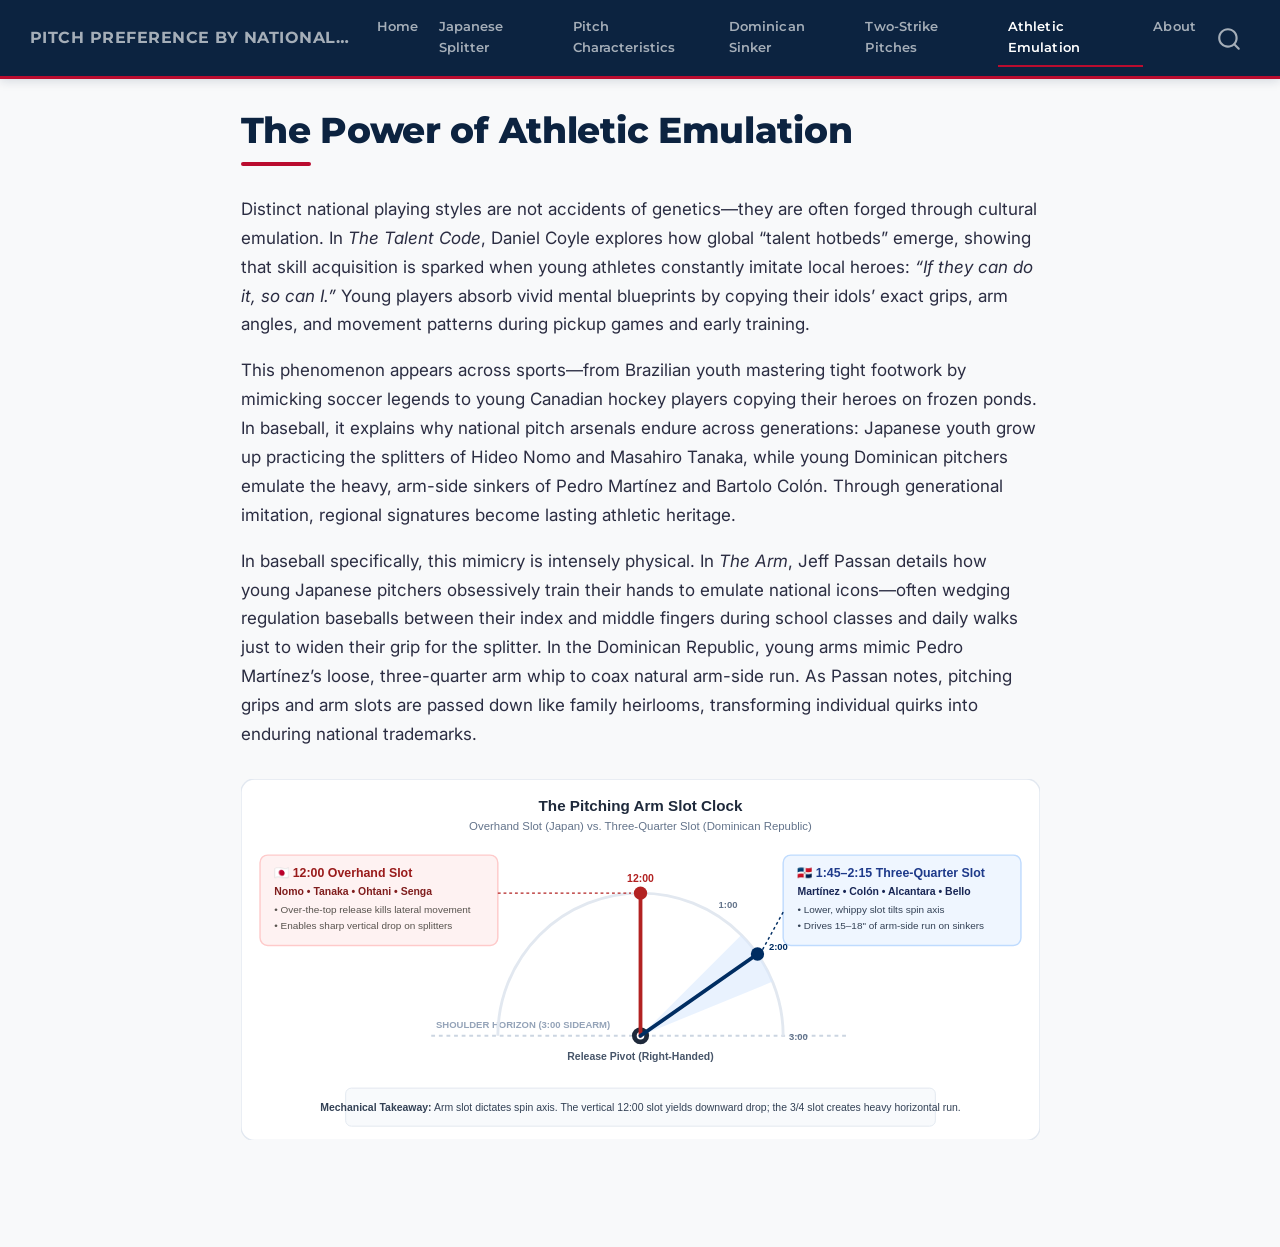
<file: emulation.html>
<!DOCTYPE html>
<html xmlns="http://www.w3.org/1999/xhtml" lang="en" xml:lang="en"><head>

<meta charset="utf-8">
<meta name="generator" content="quarto-1.10.18">

<meta name="viewport" content="width=device-width, initial-scale=1.0, user-scalable=yes">


<title>The Power of Athletic Emulation – Pitch Preference by Nationality</title>
<style>
/* Default styles provided by pandoc.
** See https://pandoc.org/MANUAL.html#variables-for-html for config info.
*/
span.smallcaps{font-variant: small-caps;}
div.columns{display: flex; gap: 1.5em;}
div.column{flex: auto;}
@media screen {
div.columns{gap: min(4vw, 1.5em);}
div.column{overflow-x: auto;}
}
div.hanging-indent{margin-left: 1.5em; text-indent: -1.5em;}
ul.task-list{list-style: none;}
ul.task-list li input[type="checkbox"] {
  width: 0.8em;
  margin: 0 0.8em 0.2em -1em; /* quarto-specific, see https://github.com/quarto-dev/quarto-cli/issues/4556 */ 
  vertical-align: middle;
}
</style>


<script src="site_libs/quarto-nav/quarto-nav.js"></script>
<script src="site_libs/quarto-nav/headroom.min.js"></script>
<script src="site_libs/clipboard/clipboard.min.js"></script>
<script src="site_libs/quarto-search/autocomplete.umd.js"></script>
<script src="site_libs/quarto-search/fuse.min.js"></script>
<script src="site_libs/quarto-search/quarto-search.js"></script>
<meta name="quarto:offset" content="./">
<script src="site_libs/quarto-html/quarto.js" type="module"></script>
<script src="site_libs/quarto-html/tabsets/tabsets.js" type="module"></script>
<script src="site_libs/quarto-html/popper.min.js"></script>
<script src="site_libs/quarto-html/tippy.umd.min.js"></script>
<script src="site_libs/quarto-html/anchor.min.js"></script>
<link href="site_libs/quarto-html/tippy.css" rel="stylesheet">
<link href="site_libs/quarto-html/quarto-syntax-highlighting-64a204ab8560d761af7679ceaba22944.css" rel="stylesheet" id="quarto-text-highlighting-styles">
<script src="site_libs/bootstrap/bootstrap.min.js"></script>
<link href="site_libs/bootstrap/bootstrap-icons.css" rel="stylesheet">
<link href="site_libs/bootstrap/bootstrap-33781a50e63abba22ff83c0fe3b6e2da.min.css" rel="stylesheet" append-hash="true" id="quarto-bootstrap" data-mode="light">
<script id="quarto-search-options" type="application/json">{
  "location": "navbar",
  "copy-button": false,
  "collapse-after": 3,
  "panel-placement": "end",
  "type": "overlay",
  "limit": 50,
  "keyboard-shortcut": [
    "f",
    "/",
    "s"
  ],
  "show-item-context": false,
  "language": {
    "search-no-results-text": "No results",
    "search-matching-documents-text": "matching documents",
    "search-copy-link-title": "Copy link to search",
    "search-hide-matches-text": "Hide additional matches",
    "search-more-match-text": "more match in this document",
    "search-more-matches-text": "more matches in this document",
    "search-clear-button-title": "Clear",
    "search-text-placeholder": "",
    "search-detached-cancel-button-title": "Cancel",
    "search-submit-button-title": "Submit",
    "search-label": "Search"
  }
}</script>


<link rel="stylesheet" href="styles.css">
</head>

<body class="nav-fixed fullcontent quarto-light">

<div id="quarto-search-results"></div>
  <header id="quarto-header" class="headroom fixed-top">
    <nav class="navbar navbar-expand-lg " data-bs-theme="dark">
      <div class="navbar-container container-fluid">
      <div class="navbar-brand-container mx-auto">
    <a class="navbar-brand" href="./index.html">
    <span class="navbar-title">Pitch Preference by Nationality</span>
    </a>
  </div>
            <div id="quarto-search" class="" title="Search"></div>
          <button class="navbar-toggler" type="button" data-bs-toggle="collapse" data-bs-target="#navbarCollapse" aria-controls="navbarCollapse" role="menu" aria-expanded="false" aria-label="Toggle navigation" onclick="if (window.quartoToggleHeadroom) { window.quartoToggleHeadroom(); }">
  <span class="navbar-toggler-icon"></span>
</button>
          <div class="collapse navbar-collapse" id="navbarCollapse">
            <ul class="navbar-nav navbar-nav-scroll ms-auto">
  <li class="nav-item">
    <a class="nav-link" href="./index.html"> 
<span class="menu-text">Home</span></a>
  </li>  
  <li class="nav-item">
    <a class="nav-link" href="./splitter.html"> 
<span class="menu-text">Japanese Splitter</span></a>
  </li>  
  <li class="nav-item">
    <a class="nav-link" href="./characteristics.html"> 
<span class="menu-text">Pitch Characteristics</span></a>
  </li>  
  <li class="nav-item">
    <a class="nav-link" href="./sinker.html"> 
<span class="menu-text">Dominican Sinker</span></a>
  </li>  
  <li class="nav-item">
    <a class="nav-link" href="./two-strike.html"> 
<span class="menu-text">Two-Strike Pitches</span></a>
  </li>  
  <li class="nav-item">
    <a class="nav-link active" href="./emulation.html" aria-current="page"> 
<span class="menu-text">Athletic Emulation</span></a>
  </li>  
  <li class="nav-item">
    <a class="nav-link" href="./about.html"> 
<span class="menu-text">About</span></a>
  </li>  
</ul>
          </div> <!-- /navcollapse -->
            <div class="quarto-navbar-tools">
</div>
      </div> <!-- /container-fluid -->
    </nav>
</header>
<!-- content -->
<div id="quarto-content" class="quarto-container page-columns page-rows-contents page-layout-article page-navbar">
<!-- sidebar -->
<!-- margin-sidebar -->
    
<!-- main -->
<main class="content" id="quarto-document-content">

<header id="title-block-header" class="quarto-title-block default">
<div class="quarto-title">
<h1 class="title">The Power of Athletic Emulation</h1>
</div>



<div class="quarto-title-meta">

    
  
    
  </div>
  


</header>


<p>Distinct national playing styles are not accidents of genetics—they are often forged through cultural emulation. In <em>The Talent Code</em>, Daniel Coyle explores how global “talent hotbeds” emerge, showing that skill acquisition is sparked when young athletes constantly imitate local heroes: <em>“If they can do it, so can I.”</em> Young players absorb vivid mental blueprints by copying their idols’ exact grips, arm angles, and movement patterns during pickup games and early training.</p>
<p>This phenomenon appears across sports—from Brazilian youth mastering tight footwork by mimicking soccer legends to young Canadian hockey players copying their heroes on frozen ponds. In baseball, it explains why national pitch arsenals endure across generations: Japanese youth grow up practicing the splitters of Hideo Nomo and Masahiro Tanaka, while young Dominican pitchers emulate the heavy, arm-side sinkers of Pedro Martínez and Bartolo Colón. Through generational imitation, regional signatures become lasting athletic heritage.</p>
<p>In baseball specifically, this mimicry is intensely physical. In <em>The Arm</em>, Jeff Passan details how young Japanese pitchers obsessively train their hands to emulate national icons—often wedging regulation baseballs between their index and middle fingers during school classes and daily walks just to widen their grip for the splitter. In the Dominican Republic, young arms mimic Pedro Martínez’s loose, three-quarter arm whip to coax natural arm-side run. As Passan notes, pitching grips and arm slots are passed down like family heirlooms, transforming individual quirks into enduring national trademarks.</p>
<div style="display: flex; justify-content: center; margin: 30px 0;">
<svg viewbox="0 0 840 380" xmlns="http://www.w3.org/2000/svg" style="width: 100%; max-width: 820px; height: auto; font-family: -apple-system, BlinkMacSystemFont, 'Segoe UI', Roboto, Helvetica, Arial, sans-serif;">
  <rect width="840" height="380" rx="14" fill="#ffffff" stroke="#e2e8f0" stroke-width="1.5"></rect>
  
  <!-- Title -->
  <text x="420" y="34" text-anchor="middle" font-size="16" font-weight="bold" fill="#1e293b">The Pitching Arm Slot Clock</text>
  <text x="420" y="54" text-anchor="middle" font-size="12" fill="#64748b">Overhand Slot (Japan) vs. Three-Quarter Slot (Dominican Republic)</text>

  <!-- Ground / Horizon reference -->
  <line x1="200" y1="270" x2="640" y2="270" stroke="#cbd5e1" stroke-width="2" stroke-dasharray="4,4"></line>
  <text x="205" y="262" font-size="10" fill="#94a3b8" font-weight="600">SHOULDER HORIZON (3:00 SIDEARM)</text>

  <!-- Arc representing arm slot range (R=150) -->
  <path d="M 270 270 A 150 150 0 0 1 570 270" fill="none" stroke="#e2e8f0" stroke-width="3"></path>

  <!-- Dominican Zone Highlight (1:30 to 2:15) -->
  <path d="M 420 270 L 526 164 A 150 150 0 0 1 559 213 Z" fill="#dbeafe" opacity="0.6"></path>

  <!-- Shoulder Pivot Center -->
  <circle cx="420" cy="270" r="9" fill="#1e293b"></circle>
  <circle cx="420" cy="270" r="4" fill="#ffffff"></circle>
  <text x="420" y="295" text-anchor="middle" font-size="11" font-weight="600" fill="#475569">Release Pivot (Right-Handed)</text>

  <!-- 12:00 Japanese Overhand Arm Slot Line -->
  <line x1="420" y1="270" x2="420" y2="120" stroke="#b22222" stroke-width="4" stroke-linecap="round"></line>
  <circle cx="420" cy="120" r="7" fill="#b22222"></circle>

  <!-- 12:00 Japanese Callout (Left) -->
  <rect x="20" y="80" width="250" height="95" rx="8" fill="#fef2f2" stroke="#fecaca" stroke-width="1.5"></rect>
  <text x="35" y="103" font-size="13" font-weight="bold" fill="#991b1b">🇯🇵 12:00 Overhand Slot</text>
  <text x="35" y="122" font-size="11" font-weight="600" fill="#7f1d1d">Nomo • Tanaka • Ohtani • Senga</text>
  <text x="35" y="141" font-size="10.5" fill="#57534e">• Over-the-top release kills lateral movement</text>
  <text x="35" y="158" font-size="10.5" fill="#57534e">• Enables sharp vertical drop on splitters</text>
  <line x1="270" y1="120" x2="410" y2="120" stroke="#b22222" stroke-width="1.5" stroke-dasharray="3,3"></line>

  <!-- 1:45-2:15 Dominican Three-Quarter Arm Slot Line -->
  <line x1="420" y1="270" x2="543" y2="184" stroke="#002D62" stroke-width="4" stroke-linecap="round"></line>
  <circle cx="543" cy="184" r="7" fill="#002D62"></circle>

  <!-- Dominican Callout (Right, completely clear of clock ticks) -->
  <rect x="570" y="80" width="250" height="95" rx="8" fill="#eff6ff" stroke="#bfdbfe" stroke-width="1.5"></rect>
  <text x="585" y="103" font-size="13" font-weight="bold" fill="#1e3a8a">🇩🇴 1:45–2:15 Three-Quarter Slot</text>
  <text x="585" y="122" font-size="11" font-weight="600" fill="#172554">Martínez • Colón • Alcantara • Bello</text>
  <text x="585" y="141" font-size="10.5" fill="#334155">• Lower, whippy slot tilts spin axis</text>
  <text x="585" y="158" font-size="10.5" fill="#334155">• Drives 15–18" of arm-side run on sinkers</text>
  <line x1="570" y1="140" x2="548" y2="180" stroke="#002D62" stroke-width="1.5" stroke-dasharray="3,3"></line>

  <!-- Clock tick marks -->
  <text x="420" y="108" text-anchor="middle" font-size="11" font-weight="bold" fill="#b22222">12:00</text>
  <text x="502" y="136" text-anchor="start" font-size="10" font-weight="bold" fill="#64748b">1:00</text>
  <text x="555" y="180" text-anchor="start" font-size="10" font-weight="bold" fill="#002D62">2:00</text>
  <text x="576" y="274" font-size="10" font-weight="bold" fill="#64748b">3:00</text>

  <!-- Bottom summary takeaway -->
  <rect x="110" y="325" width="620" height="40" rx="6" fill="#f8fafc" stroke="#e2e8f0"></rect>
  <text x="420" y="349" text-anchor="middle" font-size="11" fill="#334155">
    <tspan font-weight="bold">Mechanical Takeaway:</tspan> Arm slot dictates spin axis. The vertical 12:00 slot yields downward drop; the 3/4 slot creates heavy horizontal run.
  </text>
</svg>
</div>



</main> <!-- /main -->
<script id="quarto-html-after-body" type="application/javascript">
  window.document.addEventListener("DOMContentLoaded", function (event) {
    const icon = "";
    const anchorJS = new window.AnchorJS();
    anchorJS.options = {
      placement: 'right',
      icon: icon
    };
    anchorJS.add('.anchored');
    const isCodeAnnotation = (el) => {
      for (const clz of el.classList) {
        if (clz.startsWith('code-annotation-')) {                     
          return true;
        }
      }
      return false;
    }
    const onCopySuccess = function(e) {
      // button target
      const button = e.trigger;
      // don't keep focus
      button.blur();
      // flash "checked"
      button.classList.add('code-copy-button-checked');
      var currentTitle = button.getAttribute("title");
      button.setAttribute("title", "Copied!");
      let tooltip;
      if (window.bootstrap) {
        button.setAttribute("data-bs-toggle", "tooltip");
        button.setAttribute("data-bs-placement", "left");
        button.setAttribute("data-bs-title", "Copied!");
        tooltip = new bootstrap.Tooltip(button, 
          { trigger: "manual", 
            customClass: "code-copy-button-tooltip",
            offset: [0, -8]});
        tooltip.show();    
      }
      setTimeout(function() {
        if (tooltip) {
          tooltip.hide();
          button.removeAttribute("data-bs-title");
          button.removeAttribute("data-bs-toggle");
          button.removeAttribute("data-bs-placement");
        }
        button.setAttribute("title", currentTitle);
        button.classList.remove('code-copy-button-checked');
      }, 1000);
      // clear code selection
      e.clearSelection();
    }
    const getTextToCopy = function(trigger) {
      const outerScaffold = trigger.parentElement.cloneNode(true);
      const codeEl = outerScaffold.querySelector('code');
      for (const childEl of codeEl.children) {
        if (isCodeAnnotation(childEl)) {
          childEl.remove();
        }
      }
      return codeEl.innerText;
    }
    const clipboard = new window.ClipboardJS('.code-copy-button:not([data-in-quarto-modal])', {
      text: getTextToCopy
    });
    clipboard.on('success', onCopySuccess);
    if (window.document.getElementById('quarto-embedded-source-code-modal')) {
      const clipboardModal = new window.ClipboardJS('.code-copy-button[data-in-quarto-modal]', {
        text: getTextToCopy,
        container: window.document.getElementById('quarto-embedded-source-code-modal')
      });
      clipboardModal.on('success', onCopySuccess);
    }
      var localhostRegex = new RegExp(/^(?:http|https):\/\/localhost\:?[0-9]*\//);
      var mailtoRegex = new RegExp(/^mailto:/);
        var filterRegex = new RegExp("https:\/\/bradenmyers29\.github\.io\/pitch-selection\/");
      var isInternal = (href) => {
          return filterRegex.test(href) || localhostRegex.test(href) || mailtoRegex.test(href);
      }
      // Inspect non-navigation links and adorn them if external
     var links = window.document.querySelectorAll('a[href]:not(.nav-link):not(.navbar-brand):not(.toc-action):not(.sidebar-link):not(.sidebar-item-toggle):not(.pagination-link):not(.no-external):not([aria-hidden]):not(.dropdown-item):not(.quarto-navigation-tool):not(.about-link)');
      for (var i=0; i<links.length; i++) {
        const link = links[i];
        if (!isInternal(link.href)) {
          // undo the damage that might have been done by quarto-nav.js in the case of
          // links that we want to consider external
          if (link.dataset.originalHref !== undefined) {
            link.href = link.dataset.originalHref;
          }
        }
      }
    function tippyHover(el, contentFn, onTriggerFn, onUntriggerFn) {
      const config = {
        allowHTML: true,
        maxWidth: 500,
        delay: 100,
        arrow: false,
        appendTo: function(el) {
            return el.parentElement;
        },
        interactive: true,
        interactiveBorder: 10,
        theme: 'quarto',
        placement: 'bottom-start',
      };
      if (contentFn) {
        config.content = contentFn;
      }
      if (onTriggerFn) {
        config.onTrigger = onTriggerFn;
      }
      if (onUntriggerFn) {
        config.onUntrigger = onUntriggerFn;
      }
      window.tippy(el, config); 
    }
    const noterefs = window.document.querySelectorAll('a[role="doc-noteref"]');
    for (var i=0; i<noterefs.length; i++) {
      const ref = noterefs[i];
      tippyHover(ref, function() {
        // use id or data attribute instead here
        let href = ref.getAttribute('data-footnote-href') || ref.getAttribute('href');
        try { href = new URL(href).hash; } catch {}
        const id = href.replace(/^#\/?/, "");
        const note = window.document.getElementById(id);
        if (note) {
          return note.innerHTML;
        } else {
          return "";
        }
      });
    }
    const xrefs = window.document.querySelectorAll('a.quarto-xref');
    const processXRef = (id, note) => {
      // Strip column container classes
      const stripColumnClz = (el) => {
        el.classList.remove("page-full", "page-columns");
        if (el.children) {
          for (const child of el.children) {
            stripColumnClz(child);
          }
        }
      }
      stripColumnClz(note)
      if (id === null || id.startsWith('sec-')) {
        // Special case sections, only their first couple elements
        const container = document.createElement("div");
        if (note.children && note.children.length > 2) {
          container.appendChild(note.children[0].cloneNode(true));
          for (let i = 1; i < note.children.length; i++) {
            const child = note.children[i];
            if (child.tagName === "P" && child.innerText === "") {
              continue;
            } else {
              container.appendChild(child.cloneNode(true));
              break;
            }
          }
          if (window.Quarto?.typesetMath) {
            window.Quarto.typesetMath(container);
          }
          return container.innerHTML
        } else {
          if (window.Quarto?.typesetMath) {
            window.Quarto.typesetMath(note);
          }
          return note.innerHTML;
        }
      } else {
        // Remove any anchor links if they are present
        const anchorLink = note.querySelector('a.anchorjs-link');
        if (anchorLink) {
          anchorLink.remove();
        }
        if (window.Quarto?.typesetMath) {
          window.Quarto.typesetMath(note);
        }
        if (note.classList.contains("callout")) {
          return note.outerHTML;
        } else {
          return note.innerHTML;
        }
      }
    }
    for (var i=0; i<xrefs.length; i++) {
      const xref = xrefs[i];
      tippyHover(xref, undefined, function(instance) {
        instance.disable();
        let url = xref.getAttribute('href');
        let hash = undefined; 
        if (url.startsWith('#')) {
          hash = url;
        } else {
          try { hash = new URL(url).hash; } catch {}
        }
        if (hash) {
          const id = hash.replace(/^#\/?/, "");
          const note = window.document.getElementById(id);
          if (note !== null) {
            try {
              const html = processXRef(id, note.cloneNode(true));
              instance.setContent(html);
            } finally {
              instance.enable();
              instance.show();
            }
          } else {
            // See if we can fetch this
            fetch(url.split('#')[0])
            .then(res => res.text())
            .then(html => {
              const parser = new DOMParser();
              const htmlDoc = parser.parseFromString(html, "text/html");
              const note = htmlDoc.getElementById(id);
              if (note !== null) {
                const html = processXRef(id, note);
                instance.setContent(html);
              } 
            }).finally(() => {
              instance.enable();
              instance.show();
            });
          }
        } else {
          // See if we can fetch a full url (with no hash to target)
          // This is a special case and we should probably do some content thinning / targeting
          fetch(url)
          .then(res => res.text())
          .then(html => {
            const parser = new DOMParser();
            const htmlDoc = parser.parseFromString(html, "text/html");
            const note = htmlDoc.querySelector('main.content');
            if (note !== null) {
              // This should only happen for chapter cross references
              // (since there is no id in the URL)
              // remove the first header
              if (note.children.length > 0 && note.children[0].tagName === "HEADER") {
                note.children[0].remove();
              }
              const html = processXRef(null, note);
              instance.setContent(html);
            } 
          }).finally(() => {
            instance.enable();
            instance.show();
          });
        }
      }, function(instance) {
      });
    }
        let selectedAnnoteEl;
        const selectorForAnnotation = ( cell, annotation) => {
          let cellAttr = 'data-code-cell="' + cell + '"';
          let lineAttr = 'data-code-annotation="' +  annotation + '"';
          const selector = 'span[' + cellAttr + '][' + lineAttr + ']';
          return selector;
        }
        const selectCodeLines = (annoteEl) => {
          const doc = window.document;
          const targetCell = annoteEl.getAttribute("data-target-cell");
          const targetAnnotation = annoteEl.getAttribute("data-target-annotation");
          const annoteSpan = window.document.querySelector(selectorForAnnotation(targetCell, targetAnnotation));
          const lines = annoteSpan.getAttribute("data-code-lines").split(",");
          const lineIds = lines.map((line) => {
            return targetCell + "-" + line;
          })
          let top = null;
          let height = null;
          let parent = null;
          if (lineIds.length > 0) {
              //compute the position of the single el (top and bottom and make a div)
              const el = window.document.getElementById(lineIds[0]);
              top = el.offsetTop;
              height = el.offsetHeight;
              parent = el.parentElement.parentElement;
            if (lineIds.length > 1) {
              const lastEl = window.document.getElementById(lineIds[lineIds.length - 1]);
              const bottom = lastEl.offsetTop + lastEl.offsetHeight;
              height = bottom - top;
            }
            if (top !== null && height !== null && parent !== null) {
              // cook up a div (if necessary) and position it 
              let div = window.document.getElementById("code-annotation-line-highlight");
              if (div === null) {
                div = window.document.createElement("div");
                div.setAttribute("id", "code-annotation-line-highlight");
                div.style.position = 'absolute';
                parent.appendChild(div);
              }
              div.style.top = top - 2 + "px";
              div.style.height = height + 4 + "px";
              div.style.left = 0;
              let gutterDiv = window.document.getElementById("code-annotation-line-highlight-gutter");
              if (gutterDiv === null) {
                gutterDiv = window.document.createElement("div");
                gutterDiv.setAttribute("id", "code-annotation-line-highlight-gutter");
                gutterDiv.style.position = 'absolute';
                const codeCell = window.document.getElementById(targetCell);
                const gutter = codeCell.querySelector('.code-annotation-gutter');
                gutter.appendChild(gutterDiv);
              }
              gutterDiv.style.top = top - 2 + "px";
              gutterDiv.style.height = height + 4 + "px";
            }
            selectedAnnoteEl = annoteEl;
          }
        };
        const unselectCodeLines = () => {
          const elementsIds = ["code-annotation-line-highlight", "code-annotation-line-highlight-gutter"];
          elementsIds.forEach((elId) => {
            const div = window.document.getElementById(elId);
            if (div) {
              div.remove();
            }
          });
          selectedAnnoteEl = undefined;
        };
          // Handle positioning of the toggle
      window.addEventListener(
        "resize",
        throttle(() => {
          elRect = undefined;
          if (selectedAnnoteEl) {
            selectCodeLines(selectedAnnoteEl);
          }
        }, 10)
      );
      function throttle(fn, ms) {
      let throttle = false;
      let timer;
        return (...args) => {
          if(!throttle) { // first call gets through
              fn.apply(this, args);
              throttle = true;
          } else { // all the others get throttled
              if(timer) clearTimeout(timer); // cancel #2
              timer = setTimeout(() => {
                fn.apply(this, args);
                timer = throttle = false;
              }, ms);
          }
        };
      }
        // Attach click handler to the DT
        const annoteDls = window.document.querySelectorAll('dt[data-target-cell]');
        for (const annoteDlNode of annoteDls) {
          annoteDlNode.addEventListener('click', (event) => {
            const clickedEl = event.target;
            if (clickedEl !== selectedAnnoteEl) {
              unselectCodeLines();
              const activeEl = window.document.querySelector('dt[data-target-cell].code-annotation-active');
              if (activeEl) {
                activeEl.classList.remove('code-annotation-active');
              }
              selectCodeLines(clickedEl);
              clickedEl.classList.add('code-annotation-active');
            } else {
              // Unselect the line
              unselectCodeLines();
              clickedEl.classList.remove('code-annotation-active');
            }
          });
        }
    const findCites = (el) => {
      const parentEl = el.parentElement;
      if (parentEl) {
        const cites = parentEl.dataset.cites;
        if (cites) {
          return {
            el,
            cites: cites.split(' ')
          };
        } else {
          return findCites(el.parentElement)
        }
      } else {
        return undefined;
      }
    };
    var bibliorefs = window.document.querySelectorAll('a[role="doc-biblioref"]');
    for (var i=0; i<bibliorefs.length; i++) {
      const ref = bibliorefs[i];
      const citeInfo = findCites(ref);
      if (citeInfo) {
        tippyHover(citeInfo.el, function() {
          var popup = window.document.createElement('div');
          citeInfo.cites.forEach(function(cite) {
            var citeDiv = window.document.createElement('div');
            citeDiv.classList.add('hanging-indent');
            citeDiv.classList.add('csl-entry');
            var biblioDiv = window.document.getElementById('ref-' + cite);
            if (biblioDiv) {
              citeDiv.innerHTML = biblioDiv.innerHTML;
            }
            popup.appendChild(citeDiv);
          });
          return popup.innerHTML;
        });
      }
    }
  });
  </script>
</div> <!-- /content -->




</body></html>
</file>
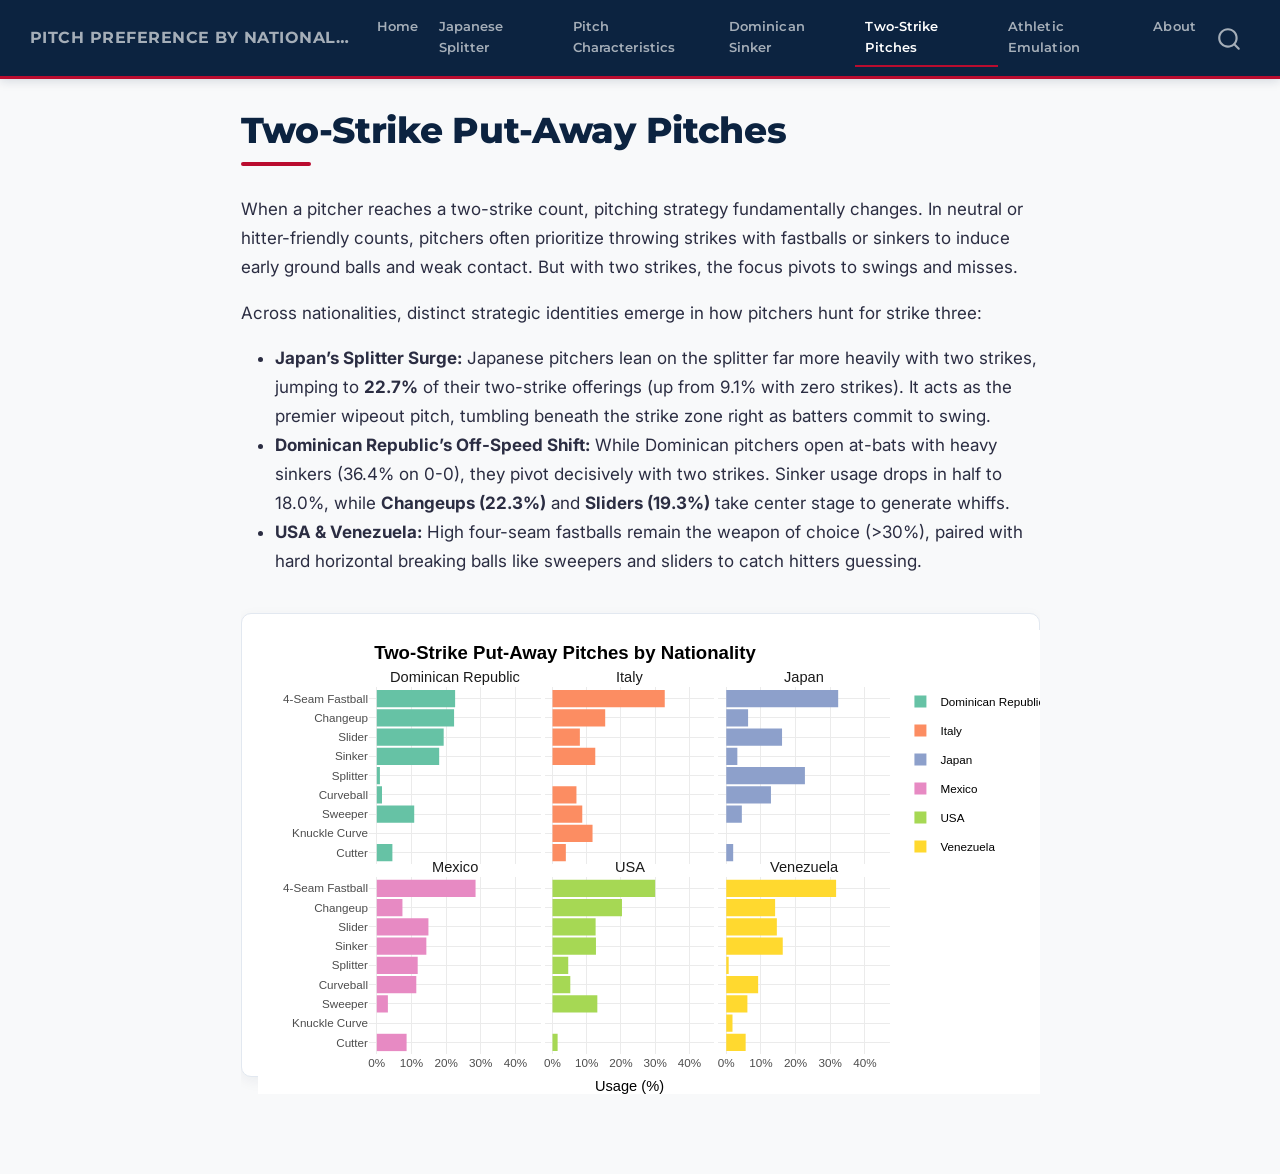
<file: two-strike.html>
<!DOCTYPE html>
<html xmlns="http://www.w3.org/1999/xhtml" lang="en" xml:lang="en"><head>

<meta charset="utf-8">
<meta name="generator" content="quarto-1.10.18">

<meta name="viewport" content="width=device-width, initial-scale=1.0, user-scalable=yes">


<title>Two-Strike Put-Away Pitches – Pitch Preference by Nationality</title>
<style>
/* Default styles provided by pandoc.
** See https://pandoc.org/MANUAL.html#variables-for-html for config info.
*/
span.smallcaps{font-variant: small-caps;}
div.columns{display: flex; gap: 1.5em;}
div.column{flex: auto;}
@media screen {
div.columns{gap: min(4vw, 1.5em);}
div.column{overflow-x: auto;}
}
div.hanging-indent{margin-left: 1.5em; text-indent: -1.5em;}
ul.task-list{list-style: none;}
ul.task-list li input[type="checkbox"] {
  width: 0.8em;
  margin: 0 0.8em 0.2em -1em; /* quarto-specific, see https://github.com/quarto-dev/quarto-cli/issues/4556 */ 
  vertical-align: middle;
}
</style>


<script src="site_libs/quarto-nav/quarto-nav.js"></script>
<script src="site_libs/quarto-nav/headroom.min.js"></script>
<script src="site_libs/clipboard/clipboard.min.js"></script>
<script src="site_libs/quarto-search/autocomplete.umd.js"></script>
<script src="site_libs/quarto-search/fuse.min.js"></script>
<script src="site_libs/quarto-search/quarto-search.js"></script>
<meta name="quarto:offset" content="./">
<script src="site_libs/quarto-html/quarto.js" type="module"></script>
<script src="site_libs/quarto-html/tabsets/tabsets.js" type="module"></script>
<script src="site_libs/quarto-html/popper.min.js"></script>
<script src="site_libs/quarto-html/tippy.umd.min.js"></script>
<script src="site_libs/quarto-html/anchor.min.js"></script>
<link href="site_libs/quarto-html/tippy.css" rel="stylesheet">
<link href="site_libs/quarto-html/quarto-syntax-highlighting-64a204ab8560d761af7679ceaba22944.css" rel="stylesheet" id="quarto-text-highlighting-styles">
<script src="site_libs/bootstrap/bootstrap.min.js"></script>
<link href="site_libs/bootstrap/bootstrap-icons.css" rel="stylesheet">
<link href="site_libs/bootstrap/bootstrap-33781a50e63abba22ff83c0fe3b6e2da.min.css" rel="stylesheet" append-hash="true" id="quarto-bootstrap" data-mode="light">
<script id="quarto-search-options" type="application/json">{
  "location": "navbar",
  "copy-button": false,
  "collapse-after": 3,
  "panel-placement": "end",
  "type": "overlay",
  "limit": 50,
  "keyboard-shortcut": [
    "f",
    "/",
    "s"
  ],
  "show-item-context": false,
  "language": {
    "search-no-results-text": "No results",
    "search-matching-documents-text": "matching documents",
    "search-copy-link-title": "Copy link to search",
    "search-hide-matches-text": "Hide additional matches",
    "search-more-match-text": "more match in this document",
    "search-more-matches-text": "more matches in this document",
    "search-clear-button-title": "Clear",
    "search-text-placeholder": "",
    "search-detached-cancel-button-title": "Cancel",
    "search-submit-button-title": "Submit",
    "search-label": "Search"
  }
}</script>
<link href="site_libs/htmltools-fill-0.5.9/fill.css" rel="stylesheet">
<script src="site_libs/htmlwidgets-1.6.4/htmlwidgets.js"></script>
<script src="site_libs/plotly-binding-4.12.1/plotly.js"></script>
<script src="site_libs/typedarray-0.1/typedarray.min.js"></script>
<script src="site_libs/jquery-3.5.1/jquery.min.js"></script>
<link href="site_libs/crosstalk-1.2.2/css/crosstalk.min.css" rel="stylesheet">
<script src="site_libs/crosstalk-1.2.2/js/crosstalk.min.js"></script>
<link href="site_libs/plotly-htmlwidgets-css-2.25.2/plotly-htmlwidgets.css" rel="stylesheet">
<script src="site_libs/plotly-main-2.25.2/plotly-latest.min.js"></script>


<link rel="stylesheet" href="styles.css">
</head>

<body class="nav-fixed fullcontent quarto-light">

<div id="quarto-search-results"></div>
  <header id="quarto-header" class="headroom fixed-top">
    <nav class="navbar navbar-expand-lg " data-bs-theme="dark">
      <div class="navbar-container container-fluid">
      <div class="navbar-brand-container mx-auto">
    <a class="navbar-brand" href="./index.html">
    <span class="navbar-title">Pitch Preference by Nationality</span>
    </a>
  </div>
            <div id="quarto-search" class="" title="Search"></div>
          <button class="navbar-toggler" type="button" data-bs-toggle="collapse" data-bs-target="#navbarCollapse" aria-controls="navbarCollapse" role="menu" aria-expanded="false" aria-label="Toggle navigation" onclick="if (window.quartoToggleHeadroom) { window.quartoToggleHeadroom(); }">
  <span class="navbar-toggler-icon"></span>
</button>
          <div class="collapse navbar-collapse" id="navbarCollapse">
            <ul class="navbar-nav navbar-nav-scroll ms-auto">
  <li class="nav-item">
    <a class="nav-link" href="./index.html"> 
<span class="menu-text">Home</span></a>
  </li>  
  <li class="nav-item">
    <a class="nav-link" href="./splitter.html"> 
<span class="menu-text">Japanese Splitter</span></a>
  </li>  
  <li class="nav-item">
    <a class="nav-link" href="./characteristics.html"> 
<span class="menu-text">Pitch Characteristics</span></a>
  </li>  
  <li class="nav-item">
    <a class="nav-link" href="./sinker.html"> 
<span class="menu-text">Dominican Sinker</span></a>
  </li>  
  <li class="nav-item">
    <a class="nav-link active" href="./two-strike.html" aria-current="page"> 
<span class="menu-text">Two-Strike Pitches</span></a>
  </li>  
  <li class="nav-item">
    <a class="nav-link" href="./emulation.html"> 
<span class="menu-text">Athletic Emulation</span></a>
  </li>  
  <li class="nav-item">
    <a class="nav-link" href="./about.html"> 
<span class="menu-text">About</span></a>
  </li>  
</ul>
          </div> <!-- /navcollapse -->
            <div class="quarto-navbar-tools">
</div>
      </div> <!-- /container-fluid -->
    </nav>
</header>
<!-- content -->
<div id="quarto-content" class="quarto-container page-columns page-rows-contents page-layout-article page-navbar">
<!-- sidebar -->
<!-- margin-sidebar -->
    
<!-- main -->
<main class="content" id="quarto-document-content">

<header id="title-block-header" class="quarto-title-block default">
<div class="quarto-title">
<h1 class="title">Two-Strike Put-Away Pitches</h1>
</div>



<div class="quarto-title-meta">

    
  
    
  </div>
  


</header>


<p>When a pitcher reaches a two-strike count, pitching strategy fundamentally changes. In neutral or hitter-friendly counts, pitchers often prioritize throwing strikes with fastballs or sinkers to induce early ground balls and weak contact. But with two strikes, the focus pivots to swings and misses.</p>
<p>Across nationalities, distinct strategic identities emerge in how pitchers hunt for strike three:</p>
<ul>
<li><strong>Japan’s Splitter Surge:</strong> Japanese pitchers lean on the splitter far more heavily with two strikes, jumping to <strong>22.7%</strong> of their two-strike offerings (up from 9.1% with zero strikes). It acts as the premier wipeout pitch, tumbling beneath the strike zone right as batters commit to swing.</li>
<li><strong>Dominican Republic’s Off-Speed Shift:</strong> While Dominican pitchers open at-bats with heavy sinkers (36.4% on 0-0), they pivot decisively with two strikes. Sinker usage drops in half to 18.0%, while <strong>Changeups (22.3%)</strong> and <strong>Sliders (19.3%)</strong> take center stage to generate whiffs.</li>
<li><strong>USA &amp; Venezuela:</strong> High four-seam fastballs remain the weapon of choice (&gt;30%), paired with hard horizontal breaking balls like sweepers and sliders to catch hitters guessing.</li>
</ul>
<div class="cell">
<div class="cell-output-display">
<div class="plotly html-widget html-fill-item" id="htmlwidget-f2a32a5b6e329e0df983" style="width:100%;height:464px;"></div>
<script type="application/json" data-for="htmlwidget-f2a32a5b6e329e0df983">{"x":{"data":[{"orientation":"v","width":[22.600000000000001,22.300000000000001,1.5,4.5,18,19.300000000000001,0.90000000000000002,10.800000000000001],"base":[8.5500000000000007,7.5499999999999998,3.5499999999999998,0.55000000000000004,5.5499999999999998,6.5499999999999998,4.5499999999999998,2.5499999999999998],"x":[11.300000000000001,11.15,0.75,2.25,9,9.6500000000000004,0.45000000000000001,5.4000000000000004],"y":[0.89999999999999858,0.89999999999999947,0.90000000000000036,0.89999999999999991,0.90000000000000036,0.90000000000000036,0.90000000000000036,0.90000000000000036],"text":["<b>Dominican Republic (2 Strikes)<\/b><br>4-Seam Fastball: 22.6%<br>Pitches: 2,627","<b>Dominican Republic (2 Strikes)<\/b><br>Changeup: 22.3%<br>Pitches: 2,588","<b>Dominican Republic (2 Strikes)<\/b><br>Curveball: 1.5%<br>Pitches: 170","<b>Dominican Republic (2 Strikes)<\/b><br>Cutter: 4.5%<br>Pitches: 527","<b>Dominican Republic (2 Strikes)<\/b><br>Sinker: 18%<br>Pitches: 2,098","<b>Dominican Republic (2 Strikes)<\/b><br>Slider: 19.3%<br>Pitches: 2,249","<b>Dominican Republic (2 Strikes)<\/b><br>Splitter: 0.9%<br>Pitches: 107","<b>Dominican Republic (2 Strikes)<\/b><br>Sweeper: 10.8%<br>Pitches: 1,260"],"type":"bar","textposition":"none","marker":{"autocolorscale":false,"color":"rgba(102,194,165,1)","line":{"width":1.8897637795275593,"color":"transparent"}},"name":"Dominican Republic","legendgroup":"Dominican Republic","showlegend":true,"xaxis":"x","yaxis":"y","hoverinfo":"text","frame":null},{"orientation":"v","width":[32.799999999999997,15.4,7,3.8999999999999999,11.699999999999999,12.5,8,8.6999999999999993],"base":[8.5500000000000007,7.5499999999999998,3.5499999999999998,0.55000000000000004,1.55,5.5499999999999998,6.5499999999999998,2.5499999999999998],"x":[16.399999999999999,7.7000000000000002,3.5,1.95,5.8499999999999996,6.25,4,4.3499999999999996],"y":[0.89999999999999858,0.89999999999999947,0.90000000000000036,0.89999999999999991,0.90000000000000013,0.90000000000000036,0.90000000000000036,0.90000000000000036],"text":["<b>Italy (2 Strikes)<\/b><br>4-Seam Fastball: 32.8%<br>Pitches: 1,784","<b>Italy (2 Strikes)<\/b><br>Changeup: 15.4%<br>Pitches: 840","<b>Italy (2 Strikes)<\/b><br>Curveball: 7%<br>Pitches: 382","<b>Italy (2 Strikes)<\/b><br>Cutter: 3.9%<br>Pitches: 214","<b>Italy (2 Strikes)<\/b><br>Knuckle Curve: 11.7%<br>Pitches: 636","<b>Italy (2 Strikes)<\/b><br>Sinker: 12.5%<br>Pitches: 682","<b>Italy (2 Strikes)<\/b><br>Slider: 8%<br>Pitches: 436","<b>Italy (2 Strikes)<\/b><br>Sweeper: 8.7%<br>Pitches: 473"],"type":"bar","textposition":"none","marker":{"autocolorscale":false,"color":"rgba(252,141,98,1)","line":{"width":1.8897637795275593,"color":"transparent"}},"name":"Italy","legendgroup":"Italy","showlegend":true,"xaxis":"x2","yaxis":"y","hoverinfo":"text","frame":null},{"orientation":"v","width":[32.299999999999997,6.2999999999999998,12.9,2,3.2000000000000002,16.100000000000001,22.699999999999999,4.5],"base":[8.5500000000000007,7.5499999999999998,3.5499999999999998,0.55000000000000004,5.5499999999999998,6.5499999999999998,4.5499999999999998,2.5499999999999998],"x":[16.149999999999999,3.1499999999999999,6.4500000000000002,1,1.6000000000000001,8.0500000000000007,11.35,2.25],"y":[0.89999999999999858,0.89999999999999947,0.90000000000000036,0.89999999999999991,0.90000000000000036,0.90000000000000036,0.90000000000000036,0.90000000000000036],"text":["<b>Japan (2 Strikes)<\/b><br>4-Seam Fastball: 32.3%<br>Pitches: 1,558","<b>Japan (2 Strikes)<\/b><br>Changeup: 6.3%<br>Pitches: 304","<b>Japan (2 Strikes)<\/b><br>Curveball: 12.9%<br>Pitches: 623","<b>Japan (2 Strikes)<\/b><br>Cutter: 2%<br>Pitches: 95","<b>Japan (2 Strikes)<\/b><br>Sinker: 3.2%<br>Pitches: 153","<b>Japan (2 Strikes)<\/b><br>Slider: 16.1%<br>Pitches: 776","<b>Japan (2 Strikes)<\/b><br>Splitter: 22.7%<br>Pitches: 1,097","<b>Japan (2 Strikes)<\/b><br>Sweeper: 4.5%<br>Pitches: 216"],"type":"bar","textposition":"none","marker":{"autocolorscale":false,"color":"rgba(141,160,203,1)","line":{"width":1.8897637795275593,"color":"transparent"}},"name":"Japan","legendgroup":"Japan","showlegend":true,"xaxis":"x3","yaxis":"y","hoverinfo":"text","frame":null},{"orientation":"v","width":[28.5,7.4000000000000004,11.4,8.5999999999999996,14.300000000000001,14.9,11.800000000000001,3.2000000000000002],"base":[8.5500000000000007,7.5499999999999998,3.5499999999999998,0.55000000000000004,5.5499999999999998,6.5499999999999998,4.5499999999999998,2.5499999999999998],"x":[14.25,3.7000000000000002,5.7000000000000002,4.2999999999999998,7.1500000000000004,7.4500000000000002,5.9000000000000004,1.6000000000000001],"y":[0.89999999999999858,0.89999999999999947,0.90000000000000036,0.89999999999999991,0.90000000000000036,0.90000000000000036,0.90000000000000036,0.90000000000000036],"text":["<b>Mexico (2 Strikes)<\/b><br>4-Seam Fastball: 28.5%<br>Pitches: 1,650","<b>Mexico (2 Strikes)<\/b><br>Changeup: 7.4%<br>Pitches: 429","<b>Mexico (2 Strikes)<\/b><br>Curveball: 11.4%<br>Pitches: 659","<b>Mexico (2 Strikes)<\/b><br>Cutter: 8.6%<br>Pitches: 496","<b>Mexico (2 Strikes)<\/b><br>Sinker: 14.3%<br>Pitches: 827","<b>Mexico (2 Strikes)<\/b><br>Slider: 14.9%<br>Pitches: 865","<b>Mexico (2 Strikes)<\/b><br>Splitter: 11.8%<br>Pitches: 683","<b>Mexico (2 Strikes)<\/b><br>Sweeper: 3.2%<br>Pitches: 183"],"type":"bar","textposition":"none","marker":{"autocolorscale":false,"color":"rgba(231,138,195,1)","line":{"width":1.8897637795275593,"color":"transparent"}},"name":"Mexico","legendgroup":"Mexico","showlegend":true,"xaxis":"x","yaxis":"y2","hoverinfo":"text","frame":null},{"orientation":"v","width":[30,20.300000000000001,5.2000000000000002,1.5,0,12.699999999999999,12.6,4.5999999999999996,13.1],"base":[8.5500000000000007,7.5499999999999998,3.5499999999999998,0.55000000000000004,1.55,5.5499999999999998,6.5499999999999998,4.5499999999999998,2.5499999999999998],"x":[15,10.15,2.6000000000000001,0.75,0,6.3499999999999996,6.2999999999999998,2.2999999999999998,6.5499999999999998],"y":[0.89999999999999858,0.89999999999999947,0.90000000000000036,0.89999999999999991,0.90000000000000013,0.90000000000000036,0.90000000000000036,0.90000000000000036,0.90000000000000036],"text":["<b>USA (2 Strikes)<\/b><br>4-Seam Fastball: 30%<br>Pitches: 4,825","<b>USA (2 Strikes)<\/b><br>Changeup: 20.3%<br>Pitches: 3,257","<b>USA (2 Strikes)<\/b><br>Curveball: 5.2%<br>Pitches: 837","<b>USA (2 Strikes)<\/b><br>Cutter: 1.5%<br>Pitches: 238","<b>USA (2 Strikes)<\/b><br>Knuckle Curve: 0%<br>Pitches: 2","<b>USA (2 Strikes)<\/b><br>Sinker: 12.7%<br>Pitches: 2,046","<b>USA (2 Strikes)<\/b><br>Slider: 12.6%<br>Pitches: 2,020","<b>USA (2 Strikes)<\/b><br>Splitter: 4.6%<br>Pitches: 740","<b>USA (2 Strikes)<\/b><br>Sweeper: 13.1%<br>Pitches: 2,101"],"type":"bar","textposition":"none","marker":{"autocolorscale":false,"color":"rgba(166,216,84,1)","line":{"width":1.8897637795275593,"color":"transparent"}},"name":"USA","legendgroup":"USA","showlegend":true,"xaxis":"x2","yaxis":"y2","hoverinfo":"text","frame":null},{"orientation":"v","width":[31.699999999999999,14.1,9.1999999999999993,5.5999999999999996,1.8,16.300000000000001,14.6,0.69999999999999996,6.0999999999999996],"base":[8.5500000000000007,7.5499999999999998,3.5499999999999998,0.55000000000000004,1.55,5.5499999999999998,6.5499999999999998,4.5499999999999998,2.5499999999999998],"x":[15.85,7.0499999999999998,4.5999999999999996,2.7999999999999998,0.90000000000000002,8.1500000000000004,7.2999999999999998,0.34999999999999998,3.0499999999999998],"y":[0.89999999999999858,0.89999999999999947,0.90000000000000036,0.89999999999999991,0.90000000000000013,0.90000000000000036,0.90000000000000036,0.90000000000000036,0.90000000000000036],"text":["<b>Venezuela (2 Strikes)<\/b><br>4-Seam Fastball: 31.7%<br>Pitches: 2,768","<b>Venezuela (2 Strikes)<\/b><br>Changeup: 14.1%<br>Pitches: 1,236","<b>Venezuela (2 Strikes)<\/b><br>Curveball: 9.2%<br>Pitches: 803","<b>Venezuela (2 Strikes)<\/b><br>Cutter: 5.6%<br>Pitches: 493","<b>Venezuela (2 Strikes)<\/b><br>Knuckle Curve: 1.8%<br>Pitches: 156","<b>Venezuela (2 Strikes)<\/b><br>Sinker: 16.3%<br>Pitches: 1,422","<b>Venezuela (2 Strikes)<\/b><br>Slider: 14.6%<br>Pitches: 1,272","<b>Venezuela (2 Strikes)<\/b><br>Splitter: 0.7%<br>Pitches: 58","<b>Venezuela (2 Strikes)<\/b><br>Sweeper: 6.1%<br>Pitches: 534"],"type":"bar","textposition":"none","marker":{"autocolorscale":false,"color":"rgba(255,217,47,1)","line":{"width":1.8897637795275593,"color":"transparent"}},"name":"Venezuela","legendgroup":"Venezuela","showlegend":true,"xaxis":"x3","yaxis":"y2","hoverinfo":"text","frame":null}],"layout":{"margin":{"t":56.51473640514736,"r":7.3059360730593621,"b":37.260273972602747,"l":98.630136986301395},"paper_bgcolor":"rgba(255,255,255,1)","font":{"color":"rgba(0,0,0,1)","family":"","size":14.611872146118724},"title":{"text":"<b> Two-Strike Put-Away Pitches by Nationality <\/b>","font":{"color":"rgba(0,0,0,1)","family":"","size":18.596928185969279},"x":0,"xref":"paper"},"xaxis":{"domain":[0,0.32925636007827785],"automargin":true,"type":"linear","autorange":false,"range":[-2.25,47.25],"tickmode":"array","ticktext":["0%","10%","20%","30%","40%"],"tickvals":[0,10,20,30,40],"categoryorder":"array","categoryarray":["0%","10%","20%","30%","40%"],"nticks":null,"ticks":"","tickcolor":null,"ticklen":3.6529680365296811,"tickwidth":0,"showticklabels":true,"tickfont":{"color":"rgba(77,77,77,1)","family":"","size":11.68949771689498},"tickangle":-0,"showline":false,"linecolor":null,"linewidth":0,"showgrid":true,"gridcolor":"rgba(235,235,235,1)","gridwidth":0.66417600664176002,"zeroline":false,"anchor":"y2","title":"","hoverformat":".2f"},"annotations":[{"text":"Usage (%)","x":0.5,"y":0,"showarrow":false,"ax":0,"ay":0,"font":{"color":"rgba(0,0,0,1)","family":"","size":14.611872146118724},"xref":"paper","yref":"paper","textangle":-0,"xanchor":"center","yanchor":"top","annotationType":"axis","yshift":-21.917808219178088},{"text":"Dominican Republic","x":0.16462818003913893,"y":1,"showarrow":false,"ax":0,"ay":0,"font":{"color":"rgba(26,26,26,1)","family":"","size":14.611872146118724},"xref":"paper","yref":"paper","textangle":-0,"xanchor":"center","yanchor":"bottom"},{"text":"Italy","x":0.5,"y":1,"showarrow":false,"ax":0,"ay":0,"font":{"color":"rgba(26,26,26,1)","family":"","size":14.611872146118724},"xref":"paper","yref":"paper","textangle":-0,"xanchor":"center","yanchor":"bottom"},{"text":"Japan","x":0.83537181996086107,"y":1,"showarrow":false,"ax":0,"ay":0,"font":{"color":"rgba(26,26,26,1)","family":"","size":14.611872146118724},"xref":"paper","yref":"paper","textangle":-0,"xanchor":"center","yanchor":"bottom"},{"text":"Mexico","x":0.16462818003913893,"y":0.48287671232876711,"showarrow":false,"ax":0,"ay":0,"font":{"color":"rgba(26,26,26,1)","family":"","size":14.611872146118724},"xref":"paper","yref":"paper","textangle":-0,"xanchor":"center","yanchor":"bottom"},{"text":"USA","x":0.5,"y":0.48287671232876711,"showarrow":false,"ax":0,"ay":0,"font":{"color":"rgba(26,26,26,1)","family":"","size":14.611872146118724},"xref":"paper","yref":"paper","textangle":-0,"xanchor":"center","yanchor":"bottom"},{"text":"Venezuela","x":0.83537181996086107,"y":0.48287671232876711,"showarrow":false,"ax":0,"ay":0,"font":{"color":"rgba(26,26,26,1)","family":"","size":14.611872146118724},"xref":"paper","yref":"paper","textangle":-0,"xanchor":"center","yanchor":"bottom"}],"yaxis":{"domain":[0.51712328767123283,1],"automargin":true,"type":"linear","autorange":false,"range":[0.40000000000000002,9.5999999999999996],"tickmode":"array","ticktext":["Cutter","Knuckle Curve","Sweeper","Curveball","Splitter","Sinker","Slider","Changeup","4-Seam Fastball"],"tickvals":[1,2,3,4,5,6,6.9999999999999991,8,9],"categoryorder":"array","categoryarray":["Cutter","Knuckle Curve","Sweeper","Curveball","Splitter","Sinker","Slider","Changeup","4-Seam Fastball"],"nticks":null,"ticks":"","tickcolor":null,"ticklen":3.6529680365296811,"tickwidth":0,"showticklabels":true,"tickfont":{"color":"rgba(77,77,77,1)","family":"","size":11.68949771689498},"tickangle":-0,"showline":false,"linecolor":null,"linewidth":0,"showgrid":true,"gridcolor":"rgba(235,235,235,1)","gridwidth":0.66417600664176002,"zeroline":false,"anchor":"x","title":"","hoverformat":".2f"},"shapes":[{"type":"rect","fillcolor":null,"line":{"color":null,"width":0,"linetype":[]},"yref":"paper","xref":"paper","layer":"below","x0":0,"x1":0.32925636007827785,"y0":0,"y1":26.301369863013704,"yanchor":1,"ysizemode":"pixel"},{"type":"rect","fillcolor":null,"line":{"color":null,"width":0,"linetype":[]},"yref":"paper","xref":"paper","layer":"below","x0":0.33741030658838878,"x1":0.66258969341161122,"y0":0,"y1":26.301369863013704,"yanchor":1,"ysizemode":"pixel"},{"type":"rect","fillcolor":null,"line":{"color":null,"width":0,"linetype":[]},"yref":"paper","xref":"paper","layer":"below","x0":0.67074363992172203,"x1":1,"y0":0,"y1":26.301369863013704,"yanchor":1,"ysizemode":"pixel"},{"type":"rect","fillcolor":null,"line":{"color":null,"width":0,"linetype":[]},"yref":"paper","xref":"paper","layer":"below","x0":0,"x1":0.32925636007827785,"y0":0,"y1":26.301369863013704,"yanchor":0.48287671232876711,"ysizemode":"pixel"},{"type":"rect","fillcolor":null,"line":{"color":null,"width":0,"linetype":[]},"yref":"paper","xref":"paper","layer":"below","x0":0.33741030658838878,"x1":0.66258969341161122,"y0":0,"y1":26.301369863013704,"yanchor":0.48287671232876711,"ysizemode":"pixel"},{"type":"rect","fillcolor":null,"line":{"color":null,"width":0,"linetype":[]},"yref":"paper","xref":"paper","layer":"below","x0":0.67074363992172203,"x1":1,"y0":0,"y1":26.301369863013704,"yanchor":0.48287671232876711,"ysizemode":"pixel"}],"xaxis2":{"type":"linear","autorange":false,"range":[-2.25,47.25],"tickmode":"array","ticktext":["0%","10%","20%","30%","40%"],"tickvals":[0,10,20,30,40],"categoryorder":"array","categoryarray":["0%","10%","20%","30%","40%"],"nticks":null,"ticks":"","tickcolor":null,"ticklen":3.6529680365296811,"tickwidth":0,"showticklabels":true,"tickfont":{"color":"rgba(77,77,77,1)","family":"","size":11.68949771689498},"tickangle":-0,"showline":false,"linecolor":null,"linewidth":0,"showgrid":true,"domain":[0.33741030658838878,0.66258969341161122],"gridcolor":"rgba(235,235,235,1)","gridwidth":0.66417600664176002,"zeroline":false,"anchor":"y2","title":"","hoverformat":".2f"},"xaxis3":{"type":"linear","autorange":false,"range":[-2.25,47.25],"tickmode":"array","ticktext":["0%","10%","20%","30%","40%"],"tickvals":[0,10,20,30,40],"categoryorder":"array","categoryarray":["0%","10%","20%","30%","40%"],"nticks":null,"ticks":"","tickcolor":null,"ticklen":3.6529680365296811,"tickwidth":0,"showticklabels":true,"tickfont":{"color":"rgba(77,77,77,1)","family":"","size":11.68949771689498},"tickangle":-0,"showline":false,"linecolor":null,"linewidth":0,"showgrid":true,"domain":[0.67074363992172203,1],"gridcolor":"rgba(235,235,235,1)","gridwidth":0.66417600664176002,"zeroline":false,"anchor":"y2","title":"","hoverformat":".2f"},"yaxis2":{"type":"linear","autorange":false,"range":[0.40000000000000002,9.5999999999999996],"tickmode":"array","ticktext":["Cutter","Knuckle Curve","Sweeper","Curveball","Splitter","Sinker","Slider","Changeup","4-Seam Fastball"],"tickvals":[1,2,3,4,5,6,6.9999999999999991,8,9],"categoryorder":"array","categoryarray":["Cutter","Knuckle Curve","Sweeper","Curveball","Splitter","Sinker","Slider","Changeup","4-Seam Fastball"],"nticks":null,"ticks":"","tickcolor":null,"ticklen":3.6529680365296811,"tickwidth":0,"showticklabels":true,"tickfont":{"color":"rgba(77,77,77,1)","family":"","size":11.68949771689498},"tickangle":-0,"showline":false,"linecolor":null,"linewidth":0,"showgrid":true,"domain":[0,0.48287671232876711],"gridcolor":"rgba(235,235,235,1)","gridwidth":0.66417600664176002,"zeroline":false,"anchor":"x","title":"","hoverformat":".2f"},"showlegend":true,"legend":{"bgcolor":null,"bordercolor":null,"borderwidth":0,"font":{"color":"rgba(0,0,0,1)","family":"","size":11.68949771689498},"title":{"text":"","font":{"color":"rgba(0,0,0,1)","family":"","size":14.611872146118724}}},"hovermode":"closest","barmode":"relative"},"config":{"doubleClick":"reset","modeBarButtonsToAdd":["hoverclosest","hovercompare"],"showSendToCloud":false},"source":"A","attrs":{"106d3504df50":{"x":{},"y":{},"fill":{},"text":{},"type":"bar"}},"cur_data":"106d3504df50","visdat":{"106d3504df50":["function (y) ","x"]},"highlight":{"on":"plotly_click","persistent":false,"dynamic":false,"selectize":false,"opacityDim":0.20000000000000001,"selected":{"opacity":1},"debounce":0},"shinyEvents":["plotly_hover","plotly_click","plotly_selected","plotly_relayout","plotly_brushed","plotly_brushing","plotly_clickannotation","plotly_doubleclick","plotly_deselect","plotly_afterplot","plotly_sunburstclick"],"base_url":"https://plot.ly"},"evals":[],"jsHooks":[]}</script>
</div>
</div>



</main> <!-- /main -->
<script id="quarto-html-after-body" type="application/javascript">
  window.document.addEventListener("DOMContentLoaded", function (event) {
    const icon = "";
    const anchorJS = new window.AnchorJS();
    anchorJS.options = {
      placement: 'right',
      icon: icon
    };
    anchorJS.add('.anchored');
    const isCodeAnnotation = (el) => {
      for (const clz of el.classList) {
        if (clz.startsWith('code-annotation-')) {                     
          return true;
        }
      }
      return false;
    }
    const onCopySuccess = function(e) {
      // button target
      const button = e.trigger;
      // don't keep focus
      button.blur();
      // flash "checked"
      button.classList.add('code-copy-button-checked');
      var currentTitle = button.getAttribute("title");
      button.setAttribute("title", "Copied!");
      let tooltip;
      if (window.bootstrap) {
        button.setAttribute("data-bs-toggle", "tooltip");
        button.setAttribute("data-bs-placement", "left");
        button.setAttribute("data-bs-title", "Copied!");
        tooltip = new bootstrap.Tooltip(button, 
          { trigger: "manual", 
            customClass: "code-copy-button-tooltip",
            offset: [0, -8]});
        tooltip.show();    
      }
      setTimeout(function() {
        if (tooltip) {
          tooltip.hide();
          button.removeAttribute("data-bs-title");
          button.removeAttribute("data-bs-toggle");
          button.removeAttribute("data-bs-placement");
        }
        button.setAttribute("title", currentTitle);
        button.classList.remove('code-copy-button-checked');
      }, 1000);
      // clear code selection
      e.clearSelection();
    }
    const getTextToCopy = function(trigger) {
      const outerScaffold = trigger.parentElement.cloneNode(true);
      const codeEl = outerScaffold.querySelector('code');
      for (const childEl of codeEl.children) {
        if (isCodeAnnotation(childEl)) {
          childEl.remove();
        }
      }
      return codeEl.innerText;
    }
    const clipboard = new window.ClipboardJS('.code-copy-button:not([data-in-quarto-modal])', {
      text: getTextToCopy
    });
    clipboard.on('success', onCopySuccess);
    if (window.document.getElementById('quarto-embedded-source-code-modal')) {
      const clipboardModal = new window.ClipboardJS('.code-copy-button[data-in-quarto-modal]', {
        text: getTextToCopy,
        container: window.document.getElementById('quarto-embedded-source-code-modal')
      });
      clipboardModal.on('success', onCopySuccess);
    }
      var localhostRegex = new RegExp(/^(?:http|https):\/\/localhost\:?[0-9]*\//);
      var mailtoRegex = new RegExp(/^mailto:/);
        var filterRegex = new RegExp("https:\/\/bradenmyers29\.github\.io\/pitch-selection\/");
      var isInternal = (href) => {
          return filterRegex.test(href) || localhostRegex.test(href) || mailtoRegex.test(href);
      }
      // Inspect non-navigation links and adorn them if external
     var links = window.document.querySelectorAll('a[href]:not(.nav-link):not(.navbar-brand):not(.toc-action):not(.sidebar-link):not(.sidebar-item-toggle):not(.pagination-link):not(.no-external):not([aria-hidden]):not(.dropdown-item):not(.quarto-navigation-tool):not(.about-link)');
      for (var i=0; i<links.length; i++) {
        const link = links[i];
        if (!isInternal(link.href)) {
          // undo the damage that might have been done by quarto-nav.js in the case of
          // links that we want to consider external
          if (link.dataset.originalHref !== undefined) {
            link.href = link.dataset.originalHref;
          }
        }
      }
    function tippyHover(el, contentFn, onTriggerFn, onUntriggerFn) {
      const config = {
        allowHTML: true,
        maxWidth: 500,
        delay: 100,
        arrow: false,
        appendTo: function(el) {
            return el.parentElement;
        },
        interactive: true,
        interactiveBorder: 10,
        theme: 'quarto',
        placement: 'bottom-start',
      };
      if (contentFn) {
        config.content = contentFn;
      }
      if (onTriggerFn) {
        config.onTrigger = onTriggerFn;
      }
      if (onUntriggerFn) {
        config.onUntrigger = onUntriggerFn;
      }
      window.tippy(el, config); 
    }
    const noterefs = window.document.querySelectorAll('a[role="doc-noteref"]');
    for (var i=0; i<noterefs.length; i++) {
      const ref = noterefs[i];
      tippyHover(ref, function() {
        // use id or data attribute instead here
        let href = ref.getAttribute('data-footnote-href') || ref.getAttribute('href');
        try { href = new URL(href).hash; } catch {}
        const id = href.replace(/^#\/?/, "");
        const note = window.document.getElementById(id);
        if (note) {
          return note.innerHTML;
        } else {
          return "";
        }
      });
    }
    const xrefs = window.document.querySelectorAll('a.quarto-xref');
    const processXRef = (id, note) => {
      // Strip column container classes
      const stripColumnClz = (el) => {
        el.classList.remove("page-full", "page-columns");
        if (el.children) {
          for (const child of el.children) {
            stripColumnClz(child);
          }
        }
      }
      stripColumnClz(note)
      if (id === null || id.startsWith('sec-')) {
        // Special case sections, only their first couple elements
        const container = document.createElement("div");
        if (note.children && note.children.length > 2) {
          container.appendChild(note.children[0].cloneNode(true));
          for (let i = 1; i < note.children.length; i++) {
            const child = note.children[i];
            if (child.tagName === "P" && child.innerText === "") {
              continue;
            } else {
              container.appendChild(child.cloneNode(true));
              break;
            }
          }
          if (window.Quarto?.typesetMath) {
            window.Quarto.typesetMath(container);
          }
          return container.innerHTML
        } else {
          if (window.Quarto?.typesetMath) {
            window.Quarto.typesetMath(note);
          }
          return note.innerHTML;
        }
      } else {
        // Remove any anchor links if they are present
        const anchorLink = note.querySelector('a.anchorjs-link');
        if (anchorLink) {
          anchorLink.remove();
        }
        if (window.Quarto?.typesetMath) {
          window.Quarto.typesetMath(note);
        }
        if (note.classList.contains("callout")) {
          return note.outerHTML;
        } else {
          return note.innerHTML;
        }
      }
    }
    for (var i=0; i<xrefs.length; i++) {
      const xref = xrefs[i];
      tippyHover(xref, undefined, function(instance) {
        instance.disable();
        let url = xref.getAttribute('href');
        let hash = undefined; 
        if (url.startsWith('#')) {
          hash = url;
        } else {
          try { hash = new URL(url).hash; } catch {}
        }
        if (hash) {
          const id = hash.replace(/^#\/?/, "");
          const note = window.document.getElementById(id);
          if (note !== null) {
            try {
              const html = processXRef(id, note.cloneNode(true));
              instance.setContent(html);
            } finally {
              instance.enable();
              instance.show();
            }
          } else {
            // See if we can fetch this
            fetch(url.split('#')[0])
            .then(res => res.text())
            .then(html => {
              const parser = new DOMParser();
              const htmlDoc = parser.parseFromString(html, "text/html");
              const note = htmlDoc.getElementById(id);
              if (note !== null) {
                const html = processXRef(id, note);
                instance.setContent(html);
              } 
            }).finally(() => {
              instance.enable();
              instance.show();
            });
          }
        } else {
          // See if we can fetch a full url (with no hash to target)
          // This is a special case and we should probably do some content thinning / targeting
          fetch(url)
          .then(res => res.text())
          .then(html => {
            const parser = new DOMParser();
            const htmlDoc = parser.parseFromString(html, "text/html");
            const note = htmlDoc.querySelector('main.content');
            if (note !== null) {
              // This should only happen for chapter cross references
              // (since there is no id in the URL)
              // remove the first header
              if (note.children.length > 0 && note.children[0].tagName === "HEADER") {
                note.children[0].remove();
              }
              const html = processXRef(null, note);
              instance.setContent(html);
            } 
          }).finally(() => {
            instance.enable();
            instance.show();
          });
        }
      }, function(instance) {
      });
    }
        let selectedAnnoteEl;
        const selectorForAnnotation = ( cell, annotation) => {
          let cellAttr = 'data-code-cell="' + cell + '"';
          let lineAttr = 'data-code-annotation="' +  annotation + '"';
          const selector = 'span[' + cellAttr + '][' + lineAttr + ']';
          return selector;
        }
        const selectCodeLines = (annoteEl) => {
          const doc = window.document;
          const targetCell = annoteEl.getAttribute("data-target-cell");
          const targetAnnotation = annoteEl.getAttribute("data-target-annotation");
          const annoteSpan = window.document.querySelector(selectorForAnnotation(targetCell, targetAnnotation));
          const lines = annoteSpan.getAttribute("data-code-lines").split(",");
          const lineIds = lines.map((line) => {
            return targetCell + "-" + line;
          })
          let top = null;
          let height = null;
          let parent = null;
          if (lineIds.length > 0) {
              //compute the position of the single el (top and bottom and make a div)
              const el = window.document.getElementById(lineIds[0]);
              top = el.offsetTop;
              height = el.offsetHeight;
              parent = el.parentElement.parentElement;
            if (lineIds.length > 1) {
              const lastEl = window.document.getElementById(lineIds[lineIds.length - 1]);
              const bottom = lastEl.offsetTop + lastEl.offsetHeight;
              height = bottom - top;
            }
            if (top !== null && height !== null && parent !== null) {
              // cook up a div (if necessary) and position it 
              let div = window.document.getElementById("code-annotation-line-highlight");
              if (div === null) {
                div = window.document.createElement("div");
                div.setAttribute("id", "code-annotation-line-highlight");
                div.style.position = 'absolute';
                parent.appendChild(div);
              }
              div.style.top = top - 2 + "px";
              div.style.height = height + 4 + "px";
              div.style.left = 0;
              let gutterDiv = window.document.getElementById("code-annotation-line-highlight-gutter");
              if (gutterDiv === null) {
                gutterDiv = window.document.createElement("div");
                gutterDiv.setAttribute("id", "code-annotation-line-highlight-gutter");
                gutterDiv.style.position = 'absolute';
                const codeCell = window.document.getElementById(targetCell);
                const gutter = codeCell.querySelector('.code-annotation-gutter');
                gutter.appendChild(gutterDiv);
              }
              gutterDiv.style.top = top - 2 + "px";
              gutterDiv.style.height = height + 4 + "px";
            }
            selectedAnnoteEl = annoteEl;
          }
        };
        const unselectCodeLines = () => {
          const elementsIds = ["code-annotation-line-highlight", "code-annotation-line-highlight-gutter"];
          elementsIds.forEach((elId) => {
            const div = window.document.getElementById(elId);
            if (div) {
              div.remove();
            }
          });
          selectedAnnoteEl = undefined;
        };
          // Handle positioning of the toggle
      window.addEventListener(
        "resize",
        throttle(() => {
          elRect = undefined;
          if (selectedAnnoteEl) {
            selectCodeLines(selectedAnnoteEl);
          }
        }, 10)
      );
      function throttle(fn, ms) {
      let throttle = false;
      let timer;
        return (...args) => {
          if(!throttle) { // first call gets through
              fn.apply(this, args);
              throttle = true;
          } else { // all the others get throttled
              if(timer) clearTimeout(timer); // cancel #2
              timer = setTimeout(() => {
                fn.apply(this, args);
                timer = throttle = false;
              }, ms);
          }
        };
      }
        // Attach click handler to the DT
        const annoteDls = window.document.querySelectorAll('dt[data-target-cell]');
        for (const annoteDlNode of annoteDls) {
          annoteDlNode.addEventListener('click', (event) => {
            const clickedEl = event.target;
            if (clickedEl !== selectedAnnoteEl) {
              unselectCodeLines();
              const activeEl = window.document.querySelector('dt[data-target-cell].code-annotation-active');
              if (activeEl) {
                activeEl.classList.remove('code-annotation-active');
              }
              selectCodeLines(clickedEl);
              clickedEl.classList.add('code-annotation-active');
            } else {
              // Unselect the line
              unselectCodeLines();
              clickedEl.classList.remove('code-annotation-active');
            }
          });
        }
    const findCites = (el) => {
      const parentEl = el.parentElement;
      if (parentEl) {
        const cites = parentEl.dataset.cites;
        if (cites) {
          return {
            el,
            cites: cites.split(' ')
          };
        } else {
          return findCites(el.parentElement)
        }
      } else {
        return undefined;
      }
    };
    var bibliorefs = window.document.querySelectorAll('a[role="doc-biblioref"]');
    for (var i=0; i<bibliorefs.length; i++) {
      const ref = bibliorefs[i];
      const citeInfo = findCites(ref);
      if (citeInfo) {
        tippyHover(citeInfo.el, function() {
          var popup = window.document.createElement('div');
          citeInfo.cites.forEach(function(cite) {
            var citeDiv = window.document.createElement('div');
            citeDiv.classList.add('hanging-indent');
            citeDiv.classList.add('csl-entry');
            var biblioDiv = window.document.getElementById('ref-' + cite);
            if (biblioDiv) {
              citeDiv.innerHTML = biblioDiv.innerHTML;
            }
            popup.appendChild(citeDiv);
          });
          return popup.innerHTML;
        });
      }
    }
  });
  </script>
</div> <!-- /content -->




</body></html>
</file>
<file: site_libs/quarto-html/tippy.css>
.tippy-box[data-animation=fade][data-state=hidden]{opacity:0}[data-tippy-root]{max-width:calc(100vw - 10px)}.tippy-box{position:relative;background-color:#333;color:#fff;border-radius:4px;font-size:14px;line-height:1.4;white-space:normal;outline:0;transition-property:transform,visibility,opacity}.tippy-box[data-placement^=top]>.tippy-arrow{bottom:0}.tippy-box[data-placement^=top]>.tippy-arrow:before{bottom:-7px;left:0;border-width:8px 8px 0;border-top-color:initial;transform-origin:center top}.tippy-box[data-placement^=bottom]>.tippy-arrow{top:0}.tippy-box[data-placement^=bottom]>.tippy-arrow:before{top:-7px;left:0;border-width:0 8px 8px;border-bottom-color:initial;transform-origin:center bottom}.tippy-box[data-placement^=left]>.tippy-arrow{right:0}.tippy-box[data-placement^=left]>.tippy-arrow:before{border-width:8px 0 8px 8px;border-left-color:initial;right:-7px;transform-origin:center left}.tippy-box[data-placement^=right]>.tippy-arrow{left:0}.tippy-box[data-placement^=right]>.tippy-arrow:before{left:-7px;border-width:8px 8px 8px 0;border-right-color:initial;transform-origin:center right}.tippy-box[data-inertia][data-state=visible]{transition-timing-function:cubic-bezier(.54,1.5,.38,1.11)}.tippy-arrow{width:16px;height:16px;color:#333}.tippy-arrow:before{content:"";position:absolute;border-color:transparent;border-style:solid}.tippy-content{position:relative;padding:5px 9px;z-index:1}
</file>
<file: site_libs/quarto-html/quarto-syntax-highlighting-64a204ab8560d761af7679ceaba22944.css>
/* quarto syntax highlight colors */
:root {
  --quarto-hl-ot-color: #003B4F;
  --quarto-hl-at-color: #657422;
  --quarto-hl-ss-color: #20794D;
  --quarto-hl-an-color: #5E5E5E;
  --quarto-hl-fu-color: #4758AB;
  --quarto-hl-st-color: #20794D;
  --quarto-hl-cf-color: #003B4F;
  --quarto-hl-op-color: #5E5E5E;
  --quarto-hl-er-color: #AD0000;
  --quarto-hl-bn-color: #AD0000;
  --quarto-hl-al-color: #AD0000;
  --quarto-hl-va-color: #111111;
  --quarto-hl-bu-color: inherit;
  --quarto-hl-ex-color: inherit;
  --quarto-hl-pp-color: #AD0000;
  --quarto-hl-in-color: #5E5E5E;
  --quarto-hl-vs-color: #20794D;
  --quarto-hl-wa-color: #5E5E5E;
  --quarto-hl-do-color: #5E5E5E;
  --quarto-hl-im-color: #00769E;
  --quarto-hl-ch-color: #20794D;
  --quarto-hl-dt-color: #AD0000;
  --quarto-hl-fl-color: #AD0000;
  --quarto-hl-co-color: #5E5E5E;
  --quarto-hl-cv-color: #5E5E5E;
  --quarto-hl-cn-color: #8f5902;
  --quarto-hl-sc-color: #5E5E5E;
  --quarto-hl-dv-color: #AD0000;
  --quarto-hl-kw-color: #003B4F;
}

/* other quarto variables */
:root {
  --quarto-font-monospace: SFMono-Regular, Menlo, Monaco, Consolas, "Liberation Mono", "Courier New", monospace;
}

/* syntax highlight based on Pandoc's rules */
pre > code.sourceCode > span {
  color: #003B4F;
}

code.sourceCode > span {
  color: #003B4F;
}

div.sourceCode,
div.sourceCode pre.sourceCode {
  color: #003B4F;
}

/* Normal */
code span {
  color: #003B4F;
}

/* Alert */
code span.al {
  color: #AD0000;
  font-style: inherit;
}

/* Annotation */
code span.an {
  color: #5E5E5E;
  font-style: inherit;
}

/* Attribute */
code span.at {
  color: #657422;
  font-style: inherit;
}

/* BaseN */
code span.bn {
  color: #AD0000;
  font-style: inherit;
}

/* BuiltIn */
code span.bu {
  font-style: inherit;
}

/* ControlFlow */
code span.cf {
  color: #003B4F;
  font-weight: bold;
  font-style: inherit;
}

/* Char */
code span.ch {
  color: #20794D;
  font-style: inherit;
}

/* Constant */
code span.cn {
  color: #8f5902;
  font-style: inherit;
}

/* Comment */
code span.co {
  color: #5E5E5E;
  font-style: inherit;
}

/* CommentVar */
code span.cv {
  color: #5E5E5E;
  font-style: italic;
}

/* Documentation */
code span.do {
  color: #5E5E5E;
  font-style: italic;
}

/* DataType */
code span.dt {
  color: #AD0000;
  font-style: inherit;
}

/* DecVal */
code span.dv {
  color: #AD0000;
  font-style: inherit;
}

/* Error */
code span.er {
  color: #AD0000;
  font-style: inherit;
}

/* Extension */
code span.ex {
  font-style: inherit;
}

/* Float */
code span.fl {
  color: #AD0000;
  font-style: inherit;
}

/* Function */
code span.fu {
  color: #4758AB;
  font-style: inherit;
}

/* Import */
code span.im {
  color: #00769E;
  font-style: inherit;
}

/* Information */
code span.in {
  color: #5E5E5E;
  font-style: inherit;
}

/* Keyword */
code span.kw {
  color: #003B4F;
  font-weight: bold;
  font-style: inherit;
}

/* Operator */
code span.op {
  color: #5E5E5E;
  font-style: inherit;
}

/* Other */
code span.ot {
  color: #003B4F;
  font-style: inherit;
}

/* Preprocessor */
code span.pp {
  color: #AD0000;
  font-style: inherit;
}

/* SpecialChar */
code span.sc {
  color: #5E5E5E;
  font-style: inherit;
}

/* SpecialString */
code span.ss {
  color: #20794D;
  font-style: inherit;
}

/* String */
code span.st {
  color: #20794D;
  font-style: inherit;
}

/* Variable */
code span.va {
  color: #111111;
  font-style: inherit;
}

/* VerbatimString */
code span.vs {
  color: #20794D;
  font-style: inherit;
}

/* Warning */
code span.wa {
  color: #5E5E5E;
  font-style: italic;
}

.prevent-inlining {
  content: "</";
}

/*# sourceMappingURL=9d8d5bb603a83b8298b89080a598c93b.css.map */
</file>
<file: styles.css>
/* Google Fonts: Montserrat (Athletic Headings) & Inter (Clean Body) */
@import url('https://fonts.googleapis.com/css2?family=Inter:wght@400;500;600&family=Montserrat:wght@600;700;800&display=swap');

body {
  font-family: 'Inter', -apple-system, BlinkMacSystemFont, "Segoe UI", Roboto, sans-serif;
  color: #2b2d42;
  background-color: #f8f9fa;
  line-height: 1.7;
}

/* Baseball Navbar */
.navbar {
  border-bottom: 3px solid #ba0c2f;
  box-shadow: 0 2px 10px rgba(12, 35, 64, 0.15);
}

.navbar .navbar-brand {
  font-family: 'Montserrat', sans-serif;
  font-weight: 700;
  text-transform: uppercase;
  letter-spacing: 0.5px;
  font-size: 0.95rem;
}

.navbar-nav .nav-link {
  font-family: 'Montserrat', sans-serif;
  font-weight: 600;
  font-size: 0.76rem;
  letter-spacing: 0.1px;
  padding: 6px 8px;
  transition: all 0.2s ease-in-out;
}

.navbar-nav .nav-link:hover {
  color: #ffffff !important;
  background-color: rgba(255, 255, 255, 0.08);
  border-radius: 4px;
}

.navbar-nav .nav-link.active {
  color: #ffffff !important;
  border-bottom: 2px solid #ba0c2f;
}

/* Bold Athletic Headings */
h1, h2, h3, h4 {
  font-family: 'Montserrat', sans-serif;
  color: #0c2340;
  font-weight: 700;
  letter-spacing: -0.3px;
}

/* Page Title with Baseball Seam Red Accent Line */
h1.title {
  font-size: 2.1rem;
  font-weight: 800;
  margin-bottom: 20px;
  padding-bottom: 12px;
  position: relative;
}

h1.title::after {
  content: "";
  display: block;
  width: 70px;
  height: 4px;
  background-color: #ba0c2f;
  border-radius: 2px;
  margin-top: 10px;
}

/* Content & Plot Cards with Soft Shadows */
.html-widget, .cell-output-display > div {
  background: #ffffff;
  border: 1px solid #e2e8f0;
  border-radius: 10px;
  padding: 16px;
  box-shadow: 0 4px 14px rgba(12, 35, 64, 0.06);
  margin: 20px 0;
}

/* Links */
a {
  color: #ba0c2f;
  font-weight: 500;
  text-decoration: none;
  transition: color 0.15s ease-in-out;
}

a:hover {
  color: #8c0922;
  text-decoration: underline;
}
</file>
<file: site_libs/htmltools-fill-0.5.9/fill.css>
@layer htmltools {
  .html-fill-container {
    display: flex;
    flex-direction: column;
    /* Prevent the container from expanding vertically or horizontally beyond its
    parent's constraints. */
    min-height: 0;
    min-width: 0;
  }
  .html-fill-container > .html-fill-item {
    /* Fill items can grow and shrink freely within
    available vertical space in fillable container */
    flex: 1 1 auto;
    min-height: 0;
    min-width: 0;
  }
  .html-fill-container > :not(.html-fill-item) {
    /* Prevent shrinking or growing of non-fill items */
    flex: 0 0 auto;
  }
}
</file>
<file: site_libs/plotly-htmlwidgets-css-2.25.2/plotly-htmlwidgets.css>
/*
just here so that plotly works
correctly with ioslides.
see https://github.com/ropensci/plotly/issues/463
*/

slide:not(.current) .plotly.html-widget{
  display: none;
}
</file>
<file: site_libs/crosstalk-1.2.2/css/crosstalk.min.css>
.container-fluid.crosstalk-bscols{margin-left:-30px;margin-right:-30px;white-space:normal}body>.container-fluid.crosstalk-bscols{margin-left:auto;margin-right:auto}.crosstalk-input-checkboxgroup .crosstalk-options-group .crosstalk-options-column{display:inline-block;padding-right:12px;vertical-align:top}@media only screen and (max-width: 480px){.crosstalk-input-checkboxgroup .crosstalk-options-group .crosstalk-options-column{display:block;padding-right:inherit}}.crosstalk-input{margin-bottom:15px}.crosstalk-input .control-label{margin-bottom:0;vertical-align:middle}.crosstalk-input input[type="checkbox"]{margin:4px 0 0;margin-top:1px;line-height:normal}.crosstalk-input .checkbox{position:relative;display:block;margin-top:10px;margin-bottom:10px}.crosstalk-input .checkbox>label{padding-left:20px;margin-bottom:0;font-weight:400;cursor:pointer}.crosstalk-input .checkbox input[type="checkbox"],.crosstalk-input .checkbox-inline input[type="checkbox"]{position:absolute;margin-top:2px;margin-left:-20px}.crosstalk-input .checkbox+.checkbox{margin-top:-5px}.crosstalk-input .checkbox-inline{position:relative;display:inline-block;padding-left:20px;margin-bottom:0;font-weight:400;vertical-align:middle;cursor:pointer}.crosstalk-input .checkbox-inline+.checkbox-inline{margin-top:0;margin-left:10px}
</file>
